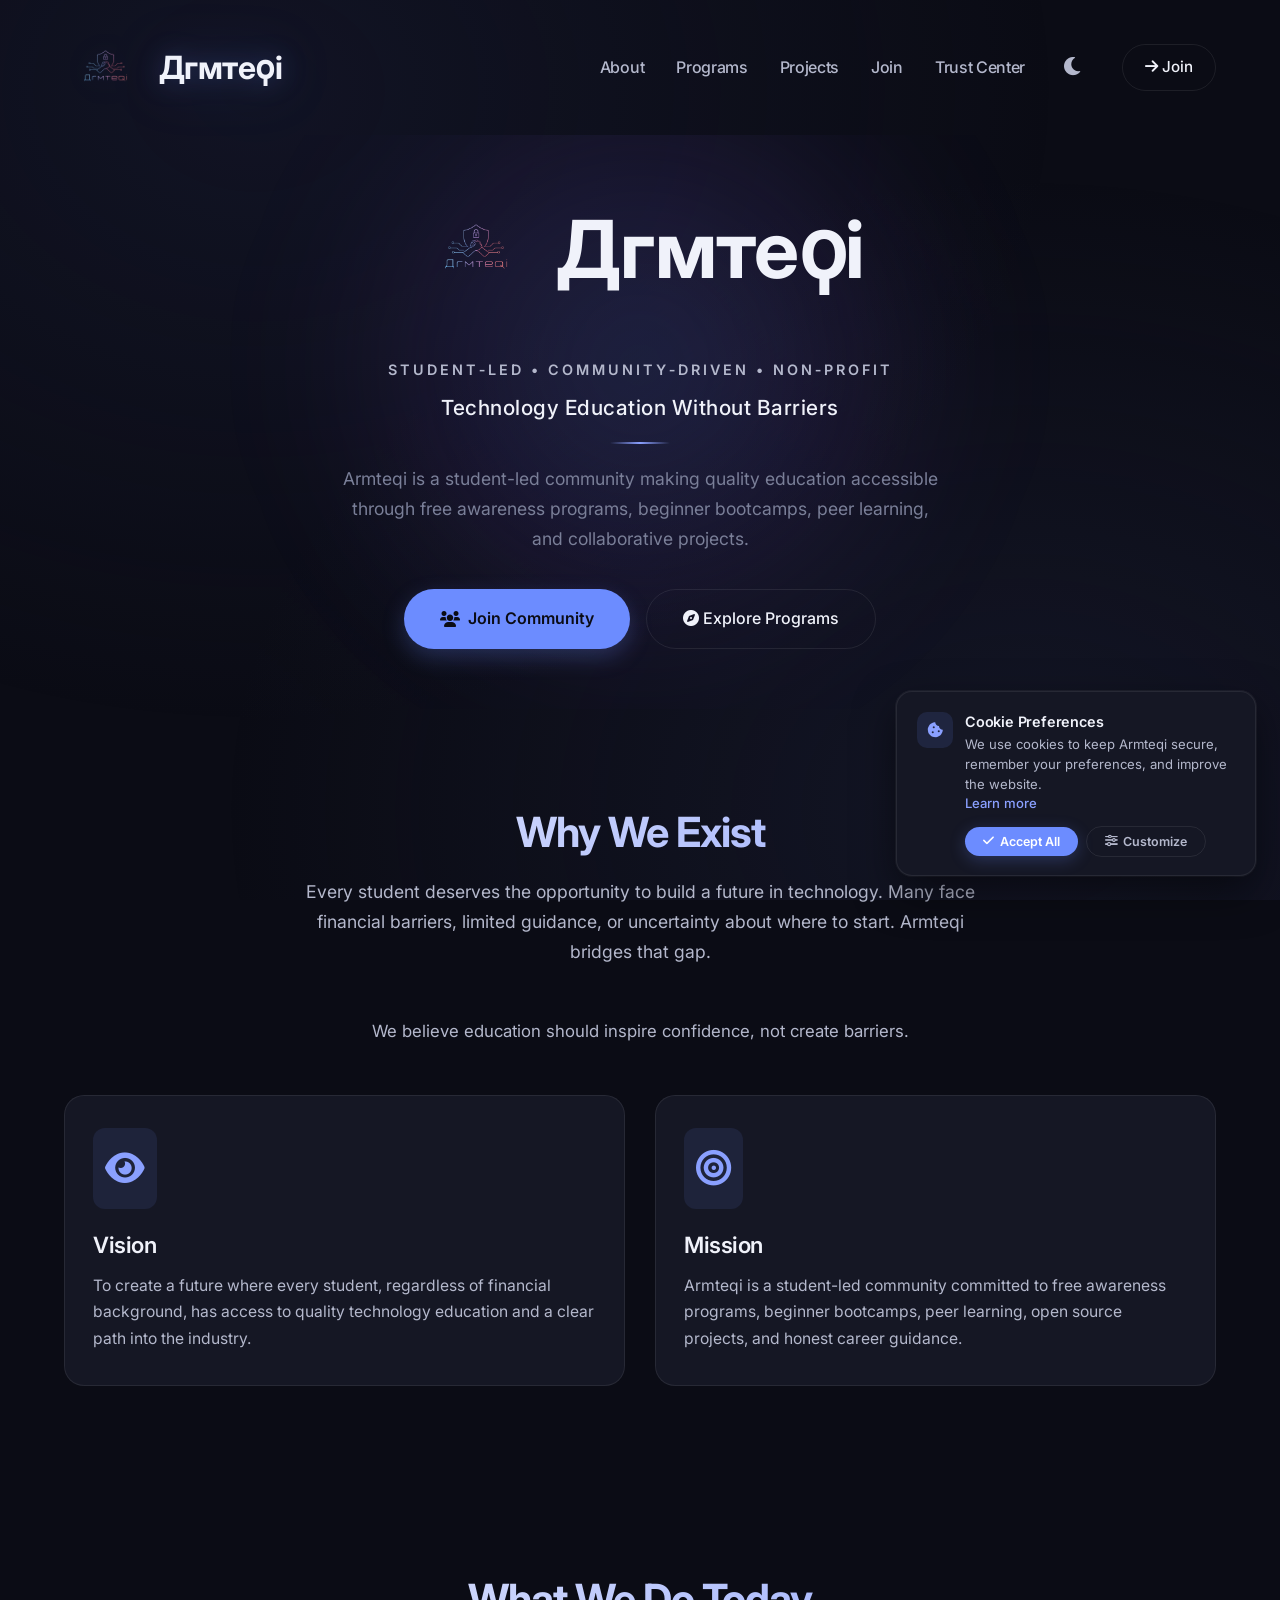
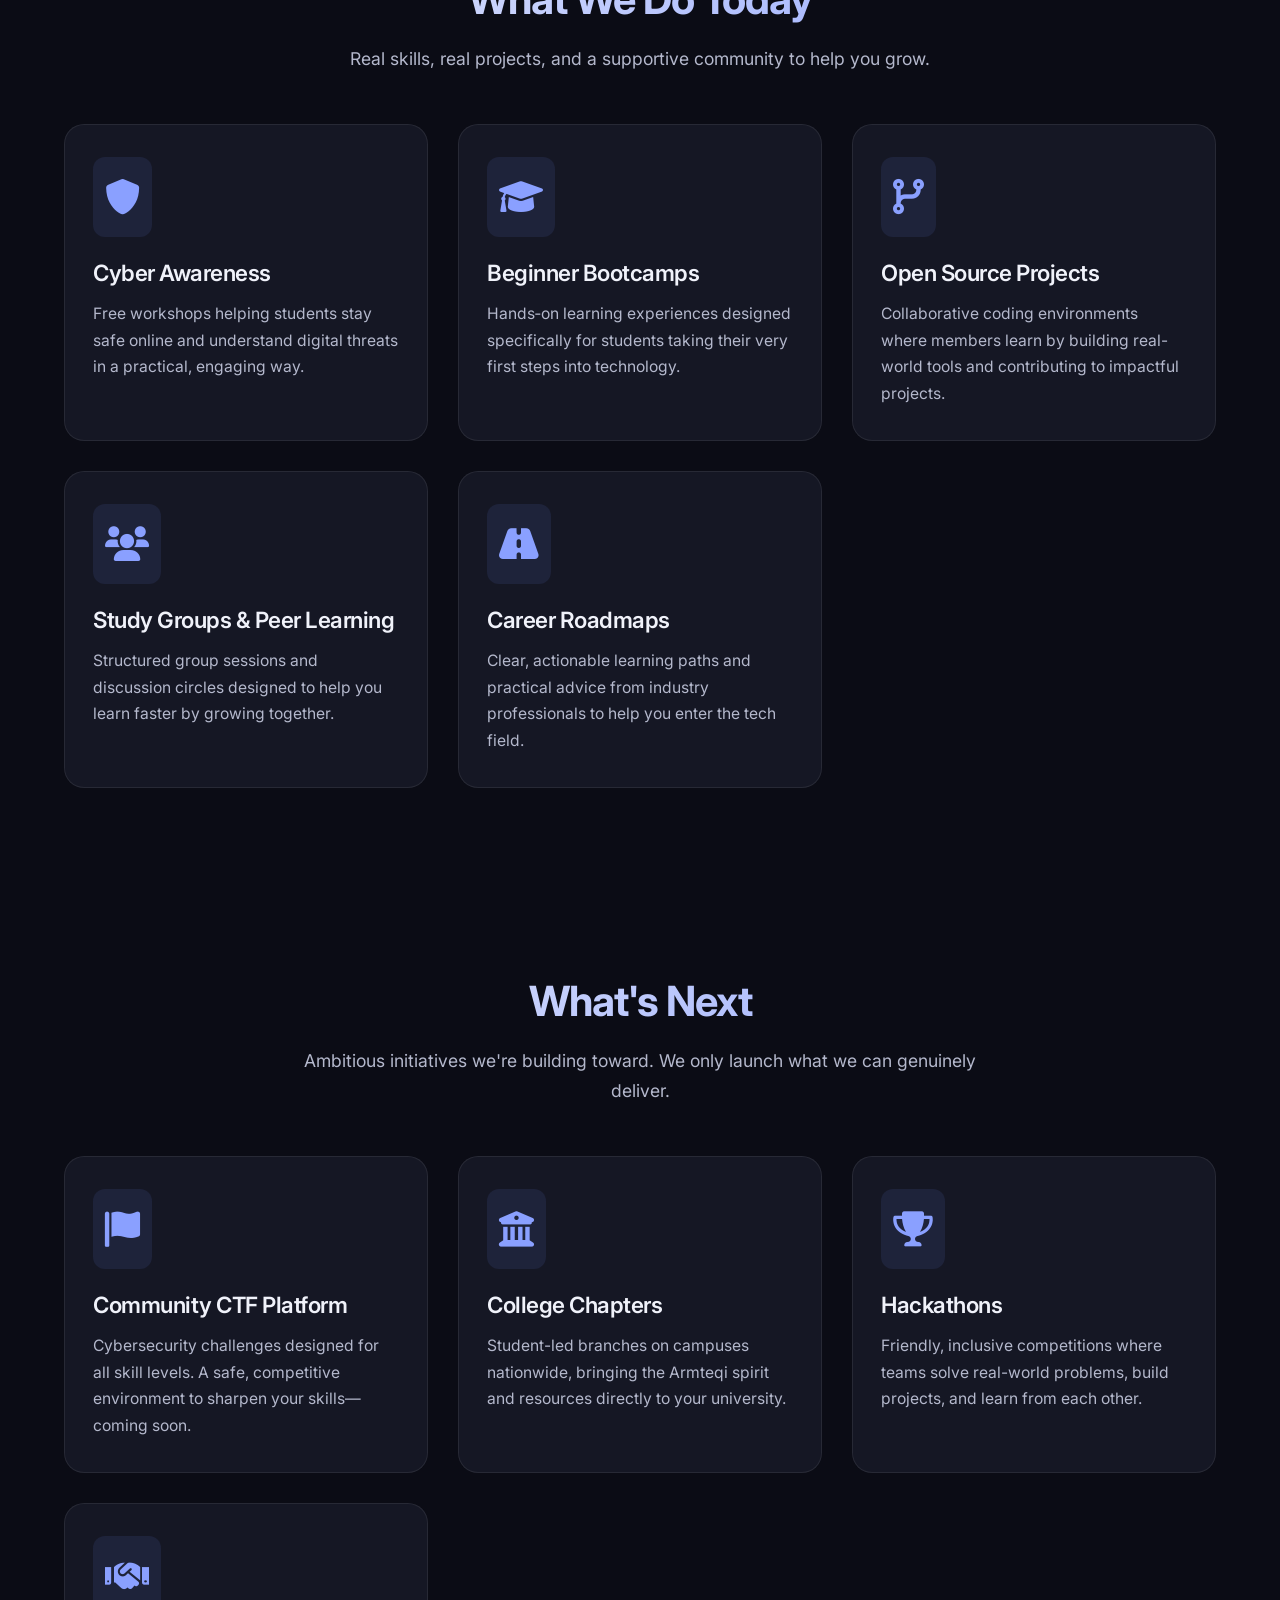
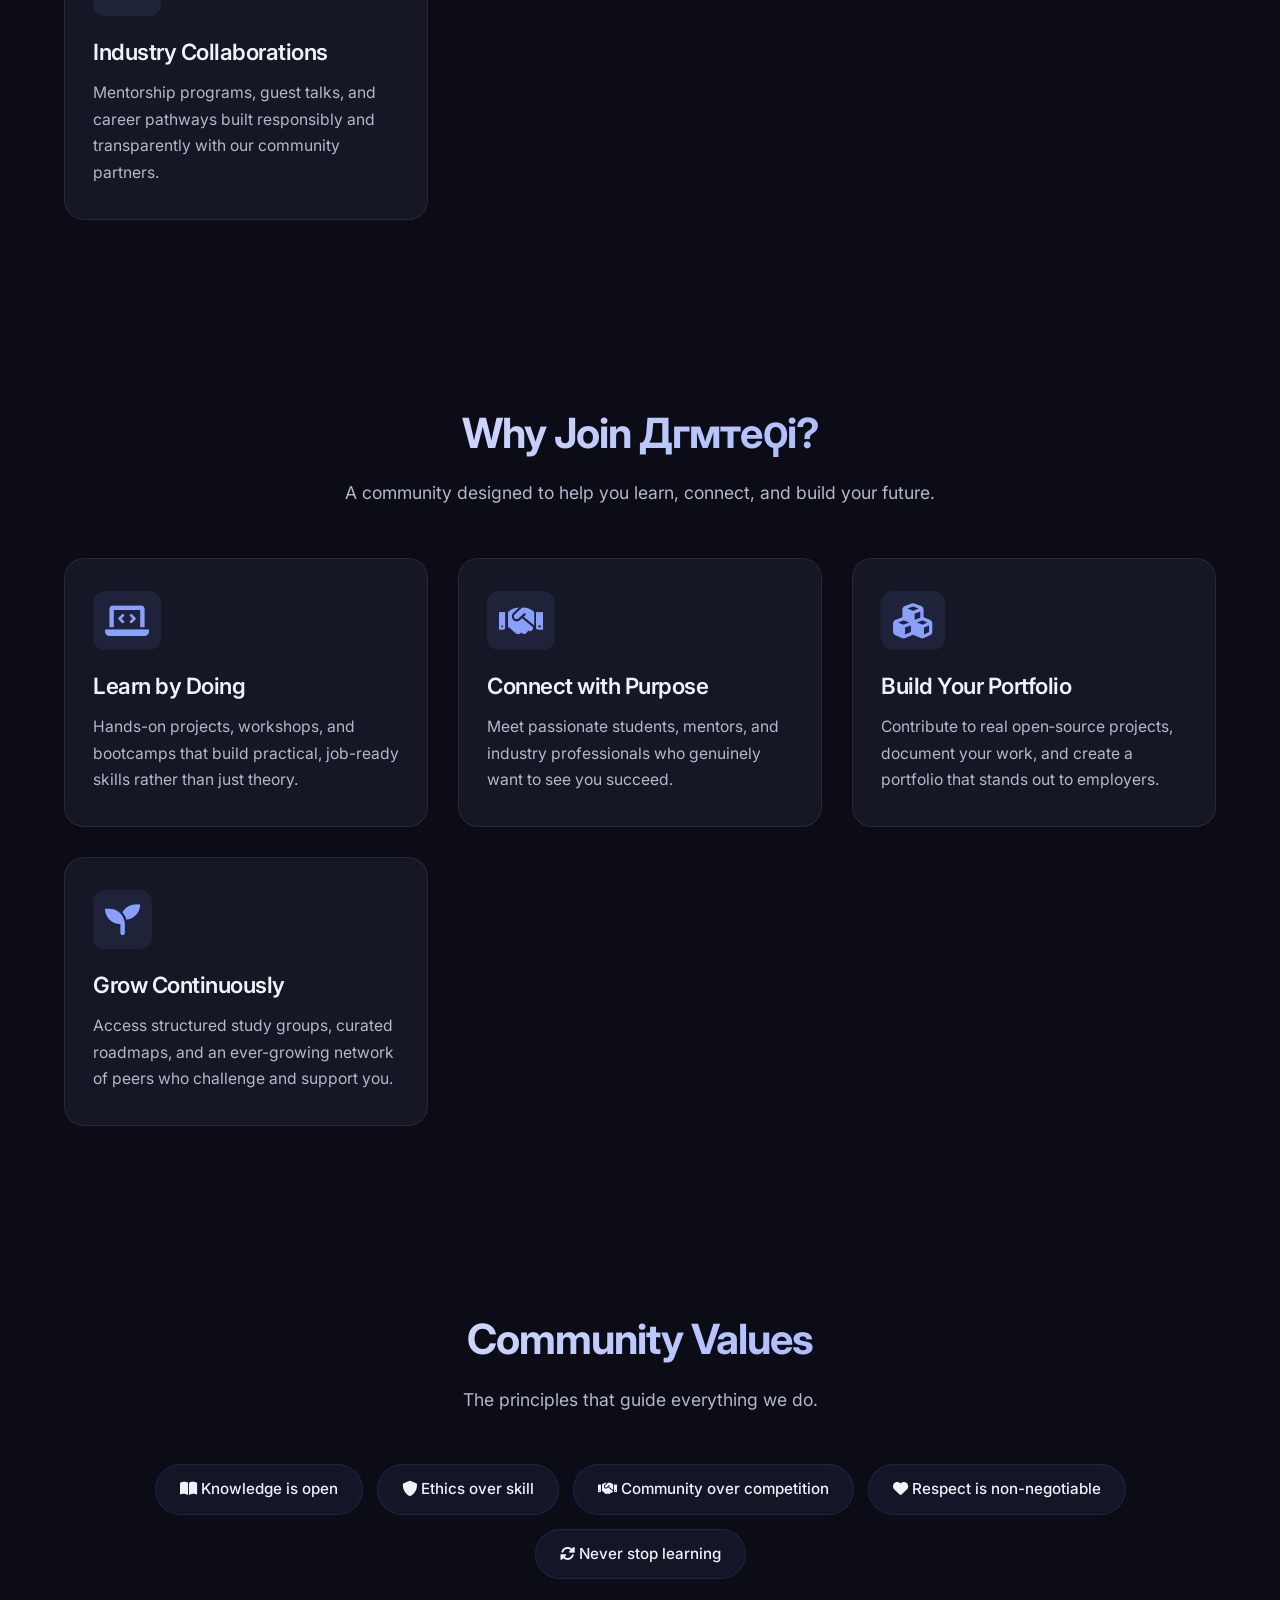
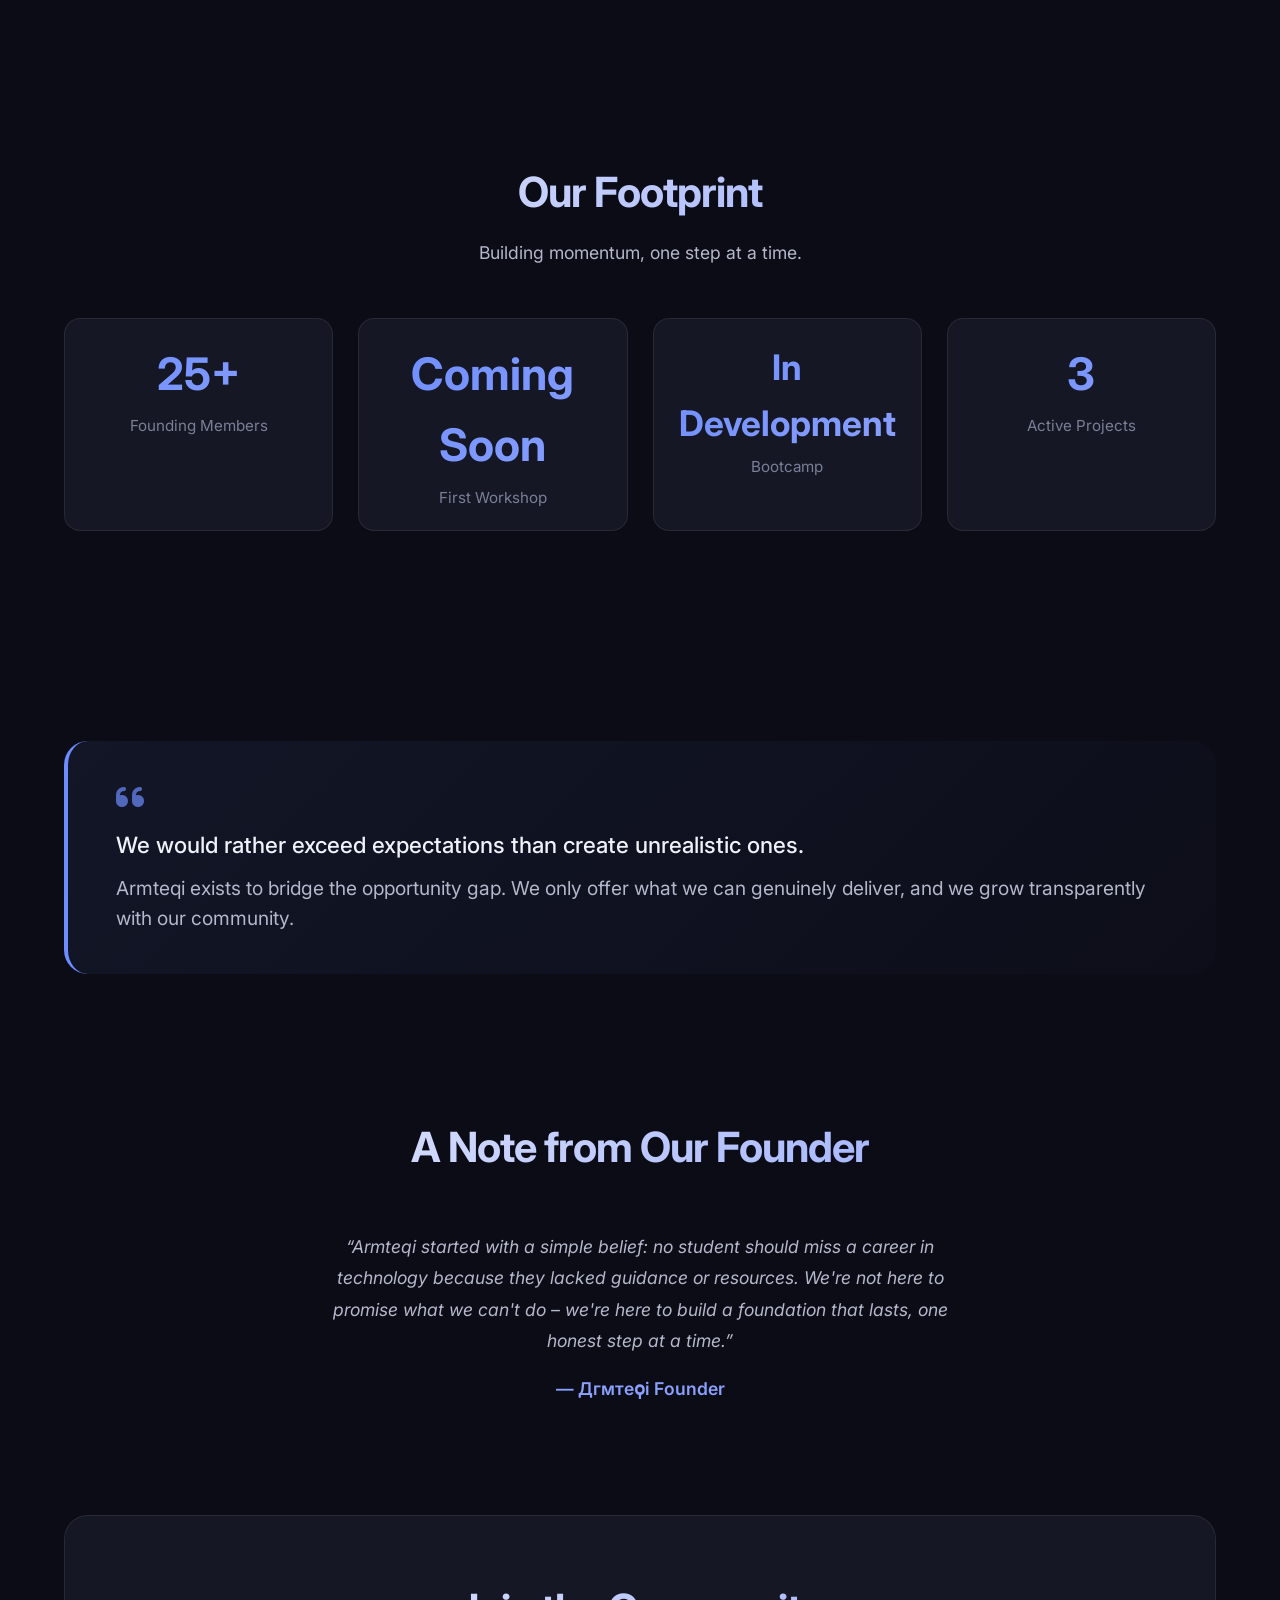
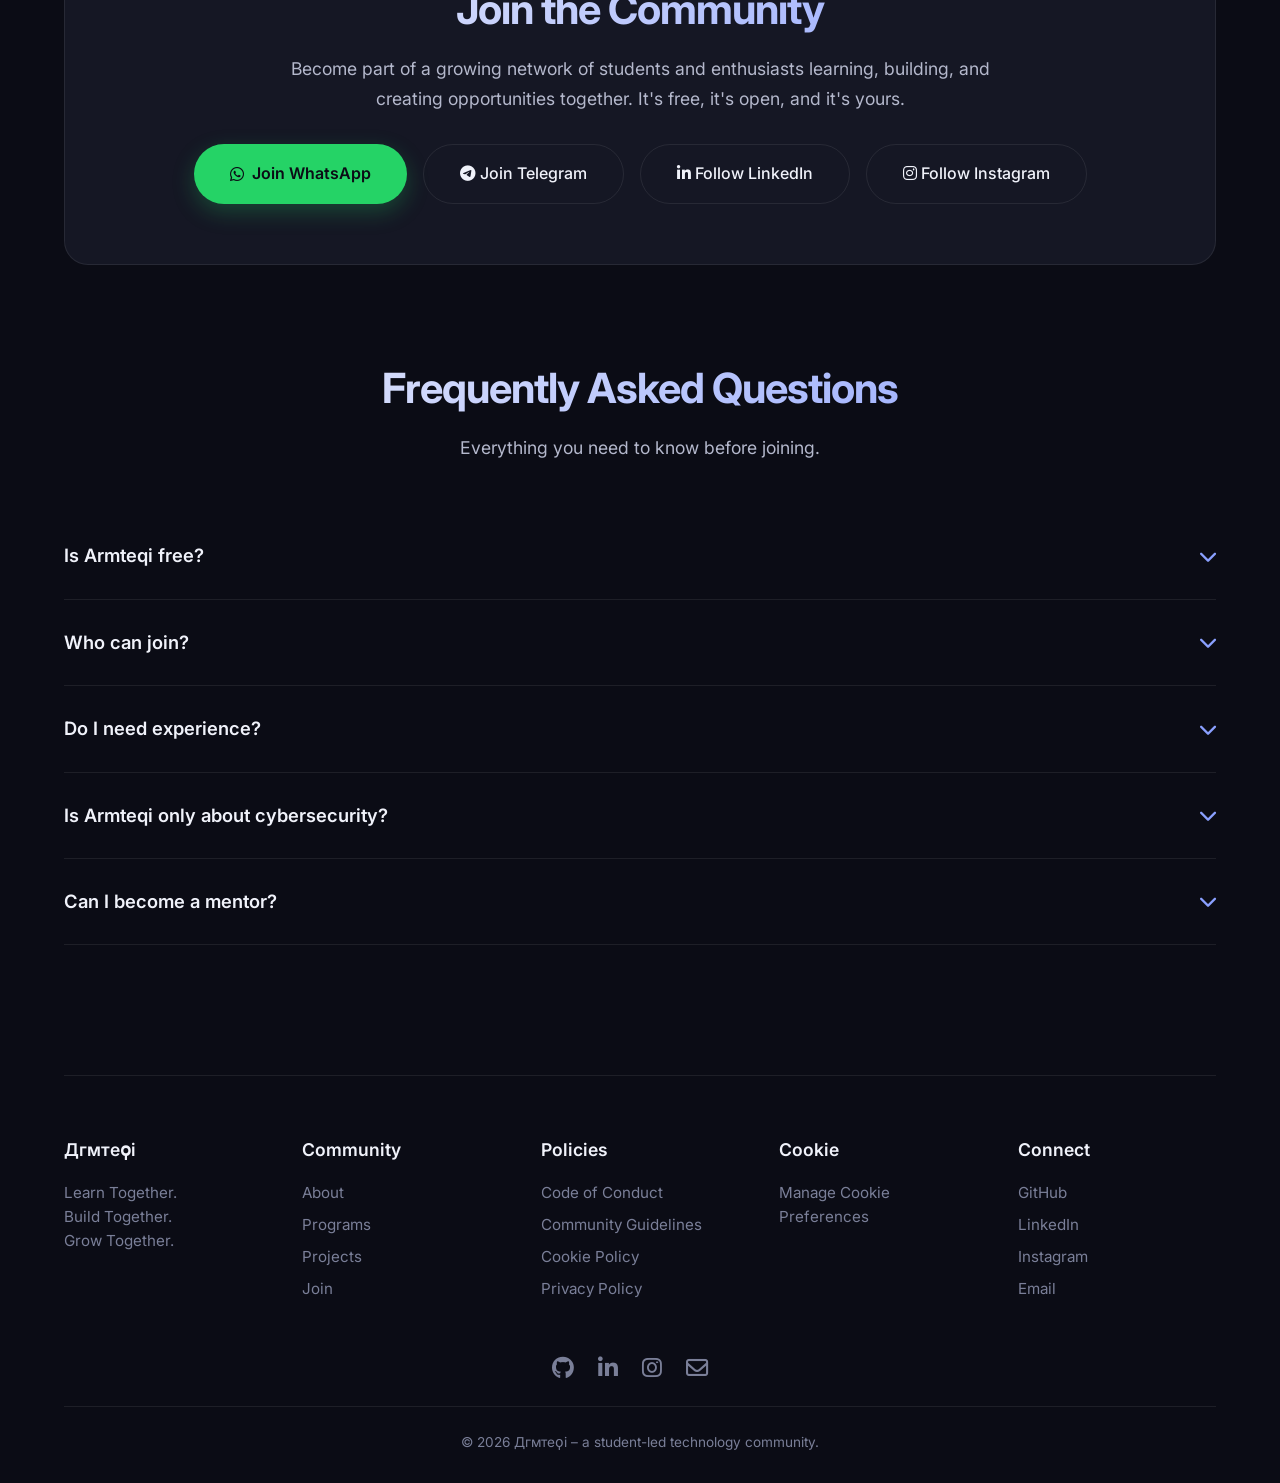
<file: index.html>
<!DOCTYPE html>
<html lang="en">
<head>
  <meta charset="UTF-8" />
  <meta name="viewport" content="width=device-width, initial-scale=1.0, viewport-fit=cover" />
  <title>Дгмтеϙі – Technology Education Without Barriers | Student‑Led Community</title>
  <meta name="description" content="Armteqi is a student-led technology community offering free cyber awareness sessions, beginner bootcamps, open source projects, and peer learning." />
  <link rel="preconnect" href="https://fonts.googleapis.com" />
  <link rel="preconnect" href="https://fonts.gstatic.com" crossorigin />
  <link href="https://fonts.googleapis.com/css2?family=Inter:opsz,wght@14..32,400;14..32,500;14..32,600;14..32,700&display=swap" rel="stylesheet" />
  <link rel="stylesheet" href="https://cdnjs.cloudflare.com/ajax/libs/font-awesome/6.0.0-beta3/css/all.min.css" />
  <link rel="stylesheet" href="assets/css/style.css" >
  <link rel="stylesheet" href="assets/css/cookie.css">
</head>
<body>
  
  <!-- ─── OVERLAY ─── -->
  <div class="cookie-overlay" id="cookieOverlay"></div>

  <!-- ─── PREFERENCES PANEL ─── -->
  <div class="cookie-panel" id="cookiePanel" role="dialog" aria-label="Cookie preferences">
    <div class="panel-header">
      <h3><i class="fas fa-sliders" style="color:var(--cookie-accent-soft);margin-right:8px;"></i>Cookie Preferences</h3>
      <button class="close-btn" id="panelCloseBtn" aria-label="Close preferences">
        <i class="fas fa-times"></i>
      </button>
    </div>
    <div class="panel-desc">
      Choose which cookies you allow. Essential cookies are always enabled to keep the site working properly.
    </div>
    <div id="prefsList"></div>
    <div class="panel-actions">
      <button class="btn btn-danger" id="panelRejectOptionalBtn">
        <i class="fas fa-times"></i> Reject Optional
      </button>
      <button class="btn btn-primary" id="panelSaveBtn">
        <i class="fas fa-save"></i> Save Preferences
      </button>
      <button class="btn btn-ghost" id="panelAcceptAllBtn">
        <i class="fas fa-check"></i> Accept All
      </button>
    </div>
  </div>

  <div class="container">
    <nav class="nav" aria-label="Main navigation">
      <a href="index.html" class="logo" aria-label="Armteqi Home">
        <img src="logos/final-logo.png" alt="Armteqi Icon" class="logo-icon">
        <span class="logo-text">Дгмтеϙі</span>
      </a>
      
      <div class="nav-links">
        <a href="blog.html">About</a>
        <a href="#today">Programs</a>
        <a href="#next">Projects</a>
        <a href="#join">Join</a>
        <a href="https://armteqi.github.io/website/trust/index.html">Trust Center</a>
        <button class="theme-toggle" id="themeToggle" aria-label="Toggle dark/light mode">
          <i class="fas fa-moon"></i>
        </button>
        <a href="#join" class="btn-outline-sm"><i class="fas fa-arrow-right"></i> Join</a>
      </div>
    </nav>

    <main id="main-content">
      <section class="hero">
        <div class="hero-logo-wrapper">
          <div class="hero-logo-container">
            <img src="logos/final-logo.png" alt="Armteqi Icon" class="hero-logo-icon">
            <span class="hero-logo-text">Дгмтеϙі</span>
          </div>
        </div>

        <div class="hero-tagline">Student‑Led • Community‑Driven • Non‑Profit</div>
        
        <div class="hero-subtitle">Technology Education Without Barriers</div>
        
        <p class="subhead">Armteqi is a student-led community making quality education accessible through free awareness programs, beginner bootcamps, peer learning, and collaborative projects.</p>
        
        <div class="btn-group">
          <a href="#join" class="btn-primary"><i class="fas fa-users"></i> Join Community</a>
          <a href="#today" class="btn-secondary"><i class="fas fa-compass"></i> Explore Programs</a>
        </div>
      </section>

      <section id="about">
        <div class="section-header">
          <h2 class="section-title">Why We Exist</h2>
          <p class="section-subtitle">Every student deserves the opportunity to build a future in technology. Many face financial barriers, limited guidance, or uncertainty about where to start. Armteqi bridges that gap.</p>
        </div>
        <p style="color: var(--text-secondary); max-width: 700px; margin: 0 auto; text-align: center; font-size: 1.05rem; line-height: 1.7;">We believe education should inspire confidence, not create barriers.</p>

        <div class="grid-2" style="margin-top: 50px;">
          <div class="card">
            <div class="card-icon"><i class="fas fa-eye"></i></div>
            <h3>Vision</h3>
            <p>To create a future where every student, regardless of financial background, has access to quality technology education and a clear path into the industry.</p>
          </div>
          <div class="card">
            <div class="card-icon"><i class="fas fa-bullseye"></i></div>
            <h3>Mission</h3>
            <p>Armteqi is a student-led community committed to free awareness programs, beginner bootcamps, peer learning, open source projects, and honest career guidance.</p>
          </div>
        </div>
      </section>

      <section id="today">
        <div class="section-header">
          <h2 class="section-title">What We Do Today</h2>
          <p class="section-subtitle">Real skills, real projects, and a supportive community to help you grow.</p>
        </div>
        <div class="grid-2">
          <div class="card"><div class="card-icon"><i class="fas fa-shield-alt"></i></div><h3>Cyber Awareness</h3><p>Free workshops helping students stay safe online and understand digital threats in a practical, engaging way.</p></div>
          <div class="card"><div class="card-icon"><i class="fas fa-graduation-cap"></i></div><h3>Beginner Bootcamps</h3><p>Hands‑on learning experiences designed specifically for students taking their very first steps into technology.</p></div>
          <div class="card"><div class="card-icon"><i class="fas fa-code-branch"></i></div><h3>Open Source Projects</h3><p>Collaborative coding environments where members learn by building real-world tools and contributing to impactful projects.</p></div>
          <div class="card"><div class="card-icon"><i class="fas fa-users"></i></div><h3>Study Groups & Peer Learning</h3><p>Structured group sessions and discussion circles designed to help you learn faster by growing together.</p></div>
          <div class="card"><div class="card-icon"><i class="fas fa-road"></i></div><h3>Career Roadmaps</h3><p>Clear, actionable learning paths and practical advice from industry professionals to help you enter the tech field.</p></div>
        </div>
      </section>
      
      <section id="next">
        <div class="section-header">
          <h2 class="section-title">What's Next</h2>
          <p class="section-subtitle">Ambitious initiatives we're building toward. We only launch what we can genuinely deliver.</p>
        </div>
        <div class="grid-2">
          <div class="card"><div class="card-icon"><i class="fas fa-flag"></i></div><h3>Community CTF Platform</h3><p>Cybersecurity challenges designed for all skill levels. A safe, competitive environment to sharpen your skills—coming soon.</p></div>
          <div class="card"><div class="card-icon"><i class="fas fa-university"></i></div><h3>College Chapters</h3><p>Student-led branches on campuses nationwide, bringing the Armteqi spirit and resources directly to your university.</p></div>
          <div class="card"><div class="card-icon"><i class="fas fa-trophy"></i></div><h3>Hackathons</h3><p>Friendly, inclusive competitions where teams solve real-world problems, build projects, and learn from each other.</p></div>
          <div class="card"><div class="card-icon"><i class="fas fa-handshake"></i></div><h3>Industry Collaborations</h3><p>Mentorship programs, guest talks, and career pathways built responsibly and transparently with our community partners.</p></div>
        </div>
      </section>

      <section>
        <div class="section-header">
          <h2 class="section-title">Why Join Дгмтеϙі?</h2>
          <p class="section-subtitle">A community designed to help you learn, connect, and build your future.</p>
        </div>
        <div class="grid-2">
          <div class="card"><i class="fas fa-laptop-code card-icon"></i><h3>Learn by Doing</h3><p>Hands-on projects, workshops, and bootcamps that build practical, job-ready skills rather than just theory.</p></div>
          <div class="card"><i class="fas fa-handshake card-icon"></i><h3>Connect with Purpose</h3><p>Meet passionate students, mentors, and industry professionals who genuinely want to see you succeed.</p></div>
          <div class="card"><i class="fas fa-cubes card-icon"></i><h3>Build Your Portfolio</h3><p>Contribute to real open‑source projects, document your work, and create a portfolio that stands out to employers.</p></div>
          <div class="card"><i class="fas fa-seedling card-icon"></i><h3>Grow Continuously</h3><p>Access structured study groups, curated roadmaps, and an ever-growing network of peers who challenge and support you.</p></div>
        </div>
      </section>

      <section>
        <div class="section-header">
          <h2 class="section-title">Community Values</h2>
          <p class="section-subtitle">The principles that guide everything we do.</p>
        </div>
        <div class="values-list">
          <span class="value-badge"><i class="fas fa-book-open"></i> Knowledge is open</span>
          <span class="value-badge"><i class="fas fa-shield-alt"></i> Ethics over skill</span>
          <span class="value-badge"><i class="fas fa-handshake"></i> Community over competition</span>
          <span class="value-badge"><i class="fas fa-heart"></i> Respect is non-negotiable</span>
          <span class="value-badge"><i class="fas fa-sync-alt"></i> Never stop learning</span>
        </div>
      </section>

      <section id="impact">
        <div class="section-header">
          <h2 class="section-title">Our Footprint</h2>
          <p class="section-subtitle">Building momentum, one step at a time.</p>
        </div>
        <div class="impact-grid">
          <div class="impact-stat"><h4>25+</h4><p>Founding Members</p></div>
          <div class="impact-stat"><h4>Coming Soon</h4><p>First Workshop</p></div>
          <div class="impact-stat"><h3>In Development</h3><p>Bootcamp</p></div>
          <div class="impact-stat"><h4>3</h4><p>Active Projects</p></div>
        </div>
      </section>

      <section>
        <div class="promise-block">
          <i class="fas fa-quote-left" style="font-size: 2rem; color: var(--accent); opacity: 0.7; margin-bottom: 16px; display: block;"></i>
          <p style="font-size: 1.4rem; font-weight: 500; margin-bottom: 10px; line-height: 1.4;">We would rather exceed expectations than create unrealistic ones.</p>
          <p style="color: var(--text-secondary);">Armteqi exists to bridge the opportunity gap. We only offer what we can genuinely deliver, and we grow transparently with our community.</p>
        </div>
      </section>

      <section style="padding-top: 20px;">
        <div class="section-header">
          <h2 class="section-title">A Note from Our Founder</h2>
        </div>
        <div style="max-width: 700px; margin: 0 auto; color: var(--text-secondary); font-style: italic; font-size: 1.1rem; line-height: 1.8; text-align: center; padding: 0 20px;">
          <p>“Armteqi started with a simple belief: no student should miss a career in technology because they lacked guidance or resources. We're not here to promise what we can't do – we're here to build a foundation that lasts, one honest step at a time.”</p>
          <p style="margin-top: 16px; font-style: normal; font-weight: 600; color: var(--accent-soft);">— Дгмтеϙі Founder</p>
        </div>
      </section>

      <section id="join" style="background: var(--bg-surface); border-radius: 24px; padding: 60px 40px; margin-top: 20px; border: 1px solid var(--border-subtle);">
        <div class="section-header" style="margin-bottom: 30px;">
          <h2 class="section-title" style="margin-top:0;">Join the Community</h2>
          <p class="section-subtitle">Become part of a growing network of students and enthusiasts learning, building, and creating opportunities together. It's free, it's open, and it's yours.</p>
        </div>
        <div style="display: flex; flex-wrap: wrap; gap: 16px; justify-content: center;">
          <a href="https://chat.whatsapp.com/LMZW8ts0gYGBKod3aD4wgj" class="btn-primary" style="background:#25D366; box-shadow:0 8px 22px rgba(37, 211, 102, 0.25);"><i class="fab fa-whatsapp"></i> Join WhatsApp</a>
          <a href="#" class="btn-secondary"><i class="fab fa-telegram-plane"></i> Join Telegram</a>
          <a href="#" class="btn-secondary"><i class="fab fa-linkedin-in"></i> Follow LinkedIn</a>
          <a href="#" class="btn-secondary"><i class="fab fa-instagram"></i> Follow Instagram</a>
        </div>
      </section>

      <section id="faq">
        <div class="section-header">
          <h2 class="section-title">Frequently Asked Questions</h2>
          <p class="section-subtitle">Everything you need to know before joining.</p>
        </div>
        <div class="faq-item">
          <div class="faq-question">Is Armteqi free? <i class="fas fa-chevron-down"></i></div>
          <div class="faq-answer">Yes, all current activities are completely free. Any future paid programs would be introduced transparently and only to sustain the community.</div>
        </div>
        <div class="faq-item">
          <div class="faq-question">Who can join? <i class="fas fa-chevron-down"></i></div>
          <div class="faq-answer">Anyone interested in learning technology – no prerequisites, no restrictions, no prior experience needed.</div>
        </div>
        <div class="faq-item">
          <div class="faq-question">Do I need experience? <i class="fas fa-chevron-down"></i></div>
          <div class="faq-answer">Not at all. Beginners are at the heart of our community. We built this exactly for you.</div>
        </div>
        <div class="faq-item">
          <div class="faq-question">Is Armteqi only about cybersecurity? <i class="fas fa-chevron-down"></i></div>
          <div class="faq-answer">Cybersecurity is a core focus, but we embrace all technology disciplines – from software development and cloud computing to AI and beyond.</div>
        </div>
        <div class="faq-item">
          <div class="faq-question">Can I become a mentor? <i class="fas fa-chevron-down"></i></div>
          <div class="faq-answer">We welcome active members to support their peers. Formal mentorship programs will be introduced once we have the capacity to do it well.</div>
        </div>
      </section>
    </main>

    <footer>
      <div class="footer-grid">
        <div><h4>Дгмтеϙі</h4><p style="color: var(--text-muted); font-size:0.95rem; line-height:1.6;">Learn Together.<br>Build Together.<br>Grow Together.</p></div>
        <div><h4>Community</h4><a href="https://armteqi.github.io/website/blog.html">About</a><a href="#today">Programs</a><a href="#next">Projects</a><a href="#join">Join</a></div>
        <div><h4>Policies</h4><a href="https://armteqi.github.io/website/trust/code-of-conduct.html">Code of Conduct</a><a href="https://armteqi.github.io/website/trust/community-guidelines.html">Community Guidelines</a><a href="https://armteqi.github.io/website/trust/cookie-policy.html">Cookie Policy</a><a href="https://armteqi.github.io/website/trust/privacy-policy.html">Privacy Policy</a></div>
        <div>
         <h4>Cookie</h4>
         <a href="#" class="cookie-manage-link">Manage Cookie Preferences</a>
        </div>    
        <div><h4>Connect</h4><a href="#">GitHub</a><a href="#">LinkedIn</a><a href="#">Instagram</a><a href="mailto:armteqi.community@gmail.com">Email</a></div>
      </div>
      <div class="social-icons" style="margin: 30px 0 20px; text-align: center;">
        <a href="#" aria-label="GitHub"><i class="fab fa-github"></i></a>
        <a href="#" aria-label="LinkedIn"><i class="fab fa-linkedin-in"></i></a>
        <a href="#" aria-label="Instagram"><i class="fab fa-instagram"></i></a>
        <a href="mailto:hello@armteqi.org" aria-label="Email"><i class="far fa-envelope"></i></a>
      </div>
      <div style="color: var(--text-muted); font-size:0.85rem; text-align:center; border-top: 1px solid var(--border-subtle); padding-top: 25px;">
        © 2026 Дгмтеϙі – a student-led technology community.
      </div>
    </footer>
  </div>
<script src="assets/css/js/main.js"></script>
<!-- ─── COOKIE BANNER ─── -->
<div class="cookie-banner" id="cookieBanner" role="dialog" aria-label="Cookie consent">
  <div class="banner-row">
    <div class="icon-wrap">
      <i class="fas fa-cookie-bite"></i>
    </div>
    <div class="content">
      <div class="title">Cookie Preferences</div>
      <div class="desc">
        We use cookies to keep Armteqi secure, remember your preferences, and improve the website.
        <br />
        <a href="trust/privacy-policy.html">Learn more</a>      </div>
      <div class="actions">
        <button class="btn btn-primary" id="cookieAcceptBtn">
          <i class="fas fa-check"></i> Accept All
        </button>
        <button class="btn btn-ghost" id="cookieCustomizeBtn">
          <i class="fas fa-sliders"></i> Customize
        </button>
      </div>
    </div>
  </div>
</div>
<script src="./assets/css/js/cookie.js" defer></script>
</body>
</html>
</file>
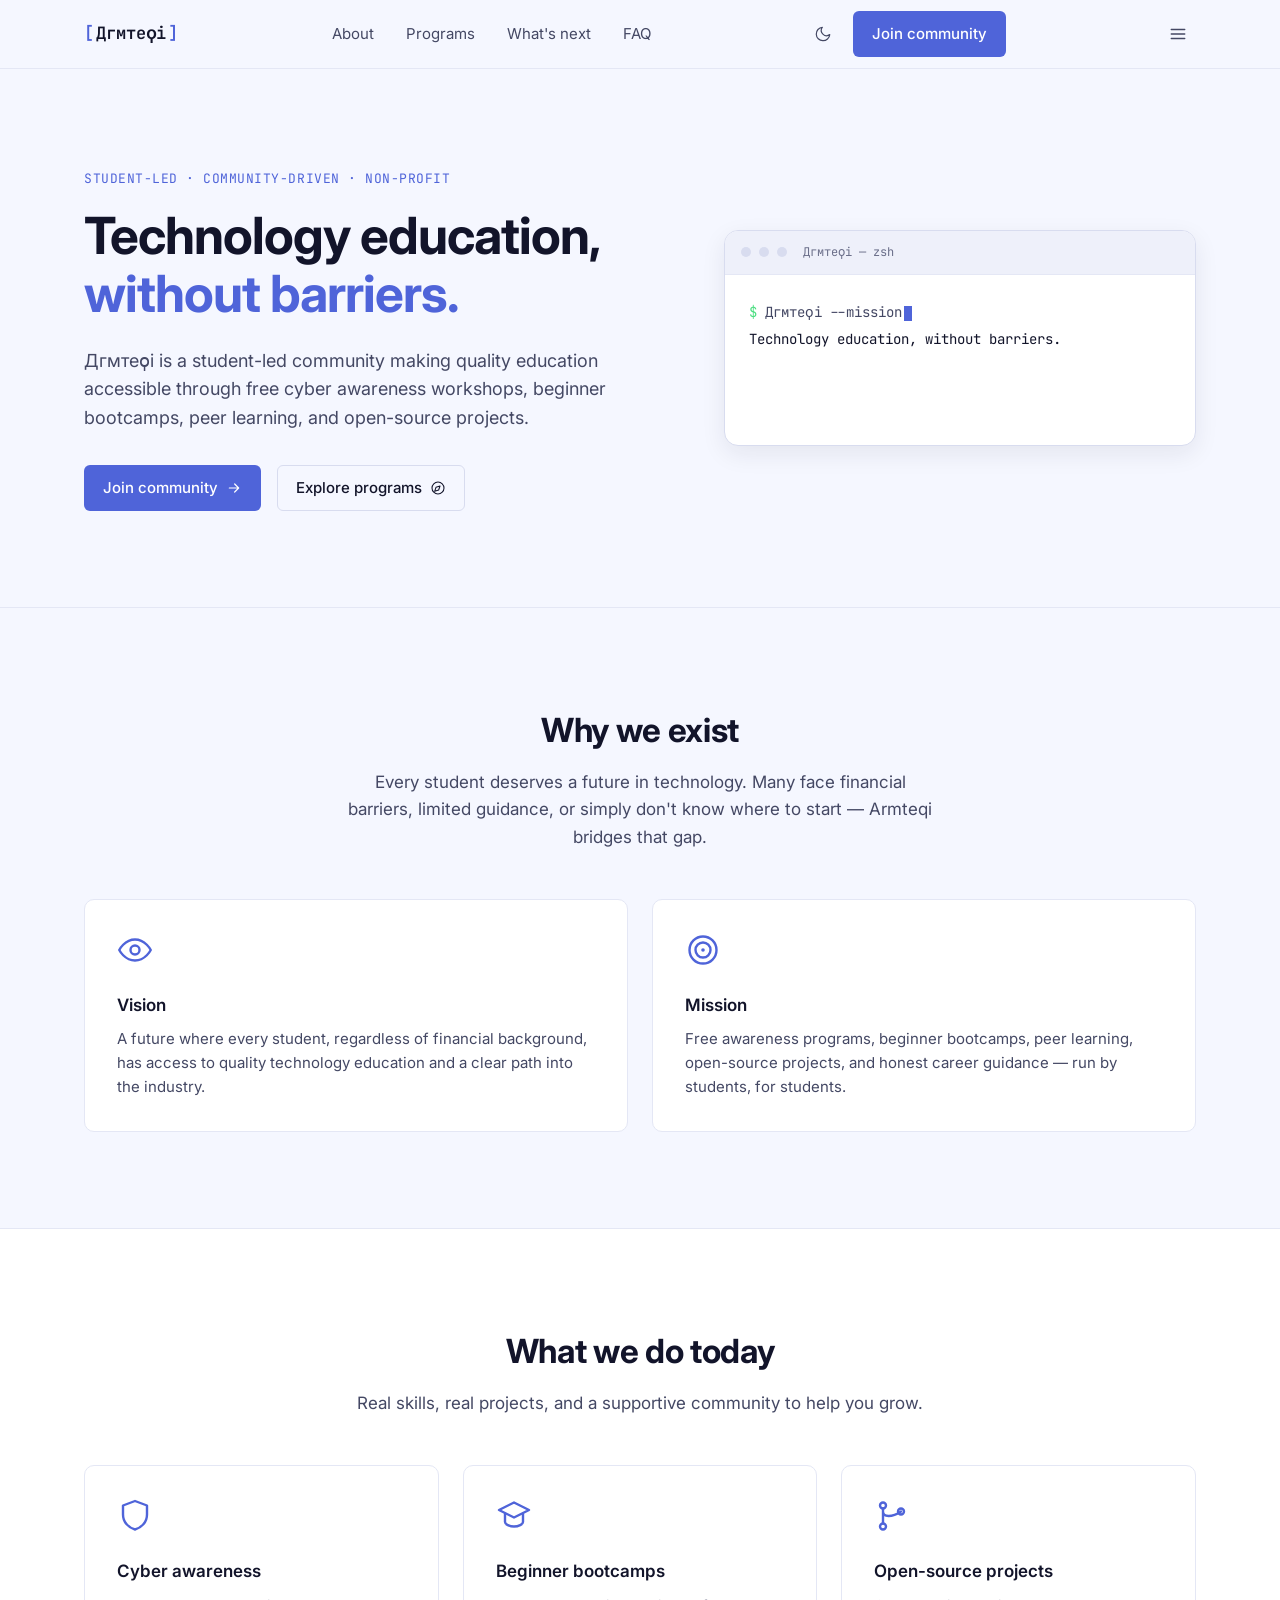
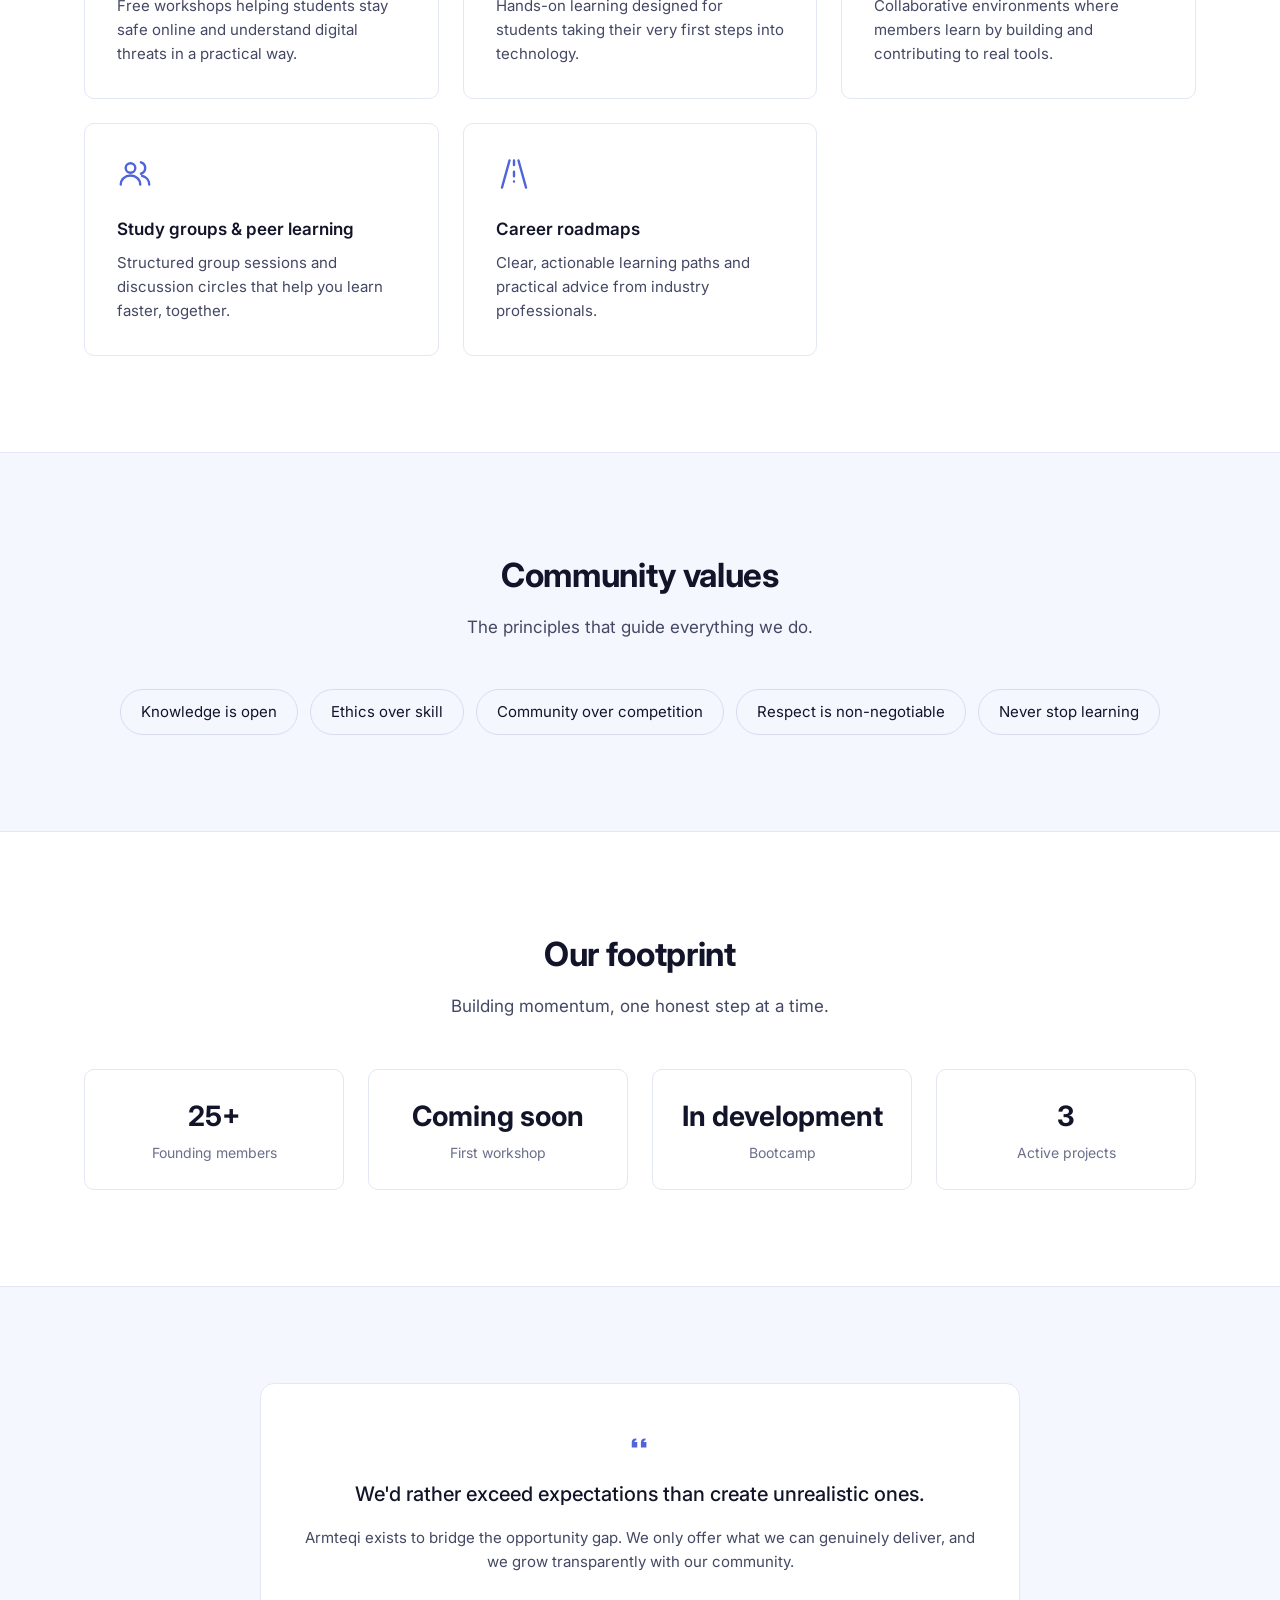
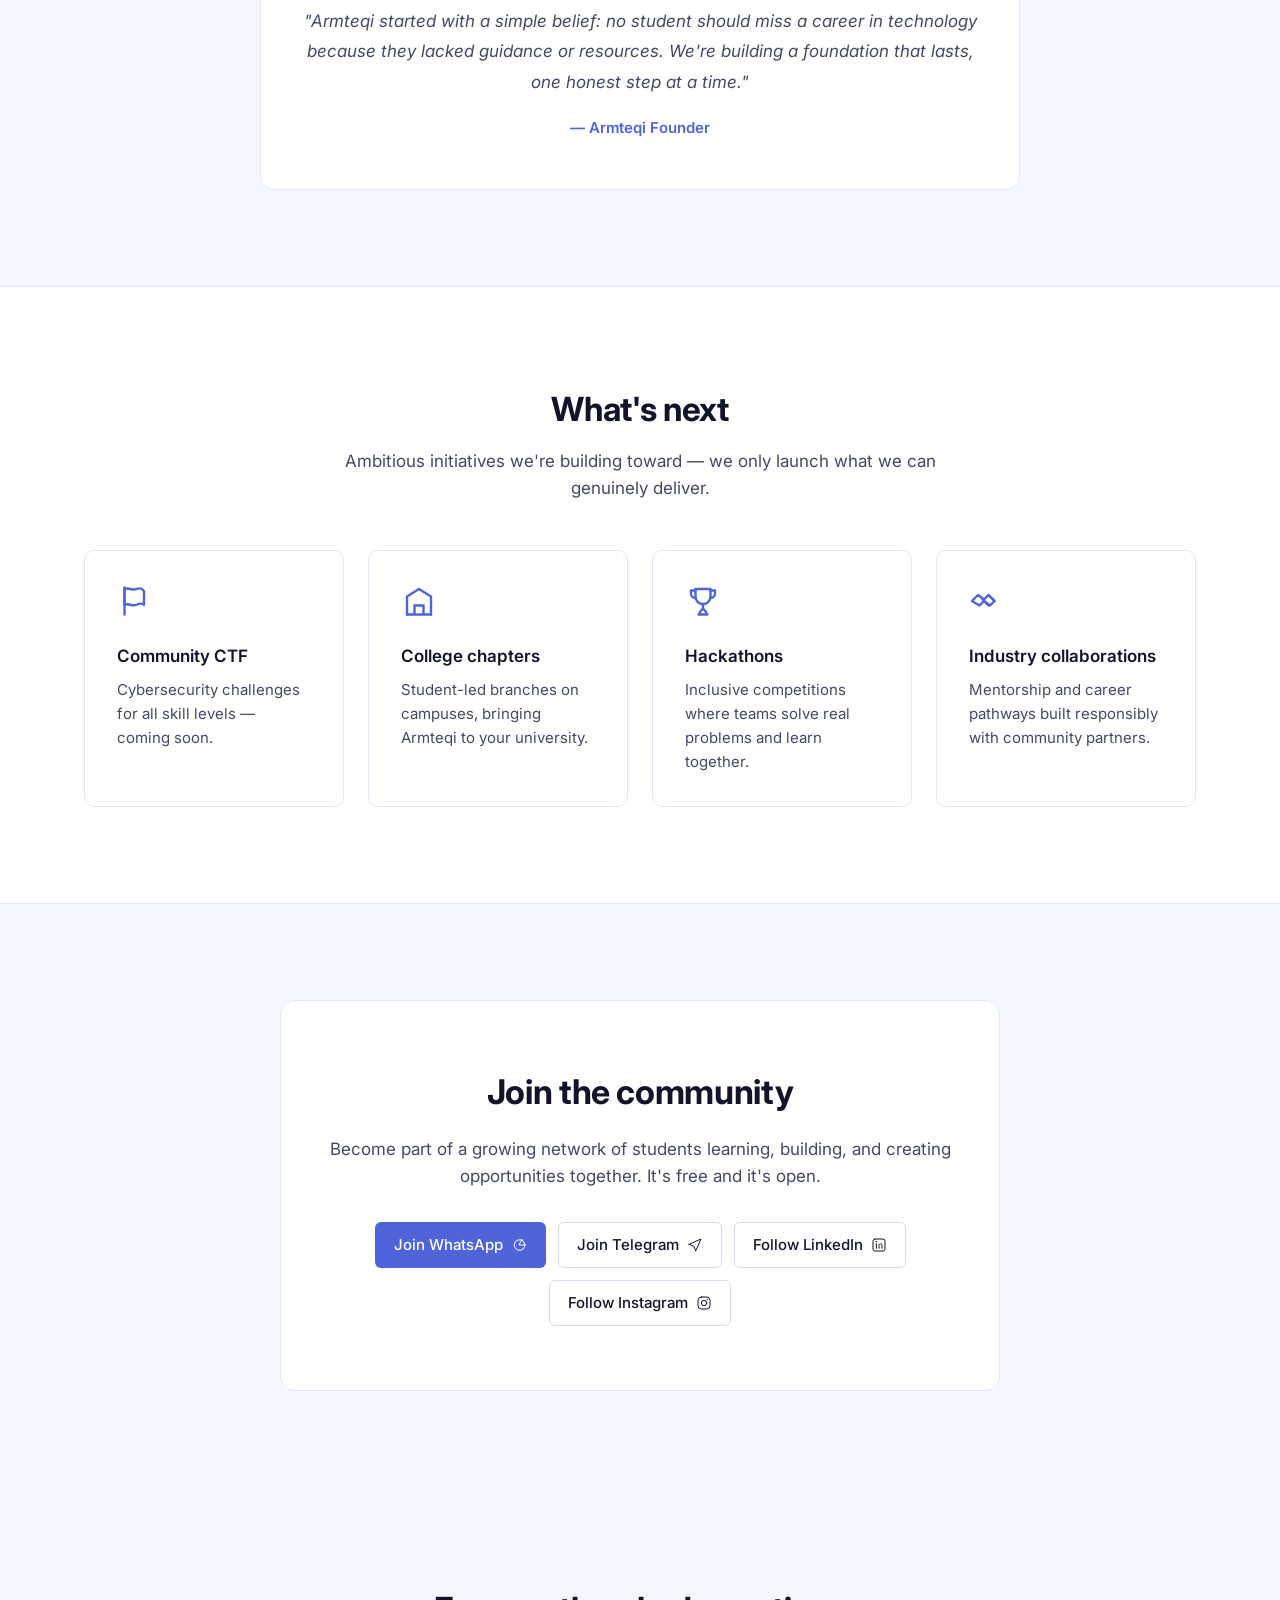
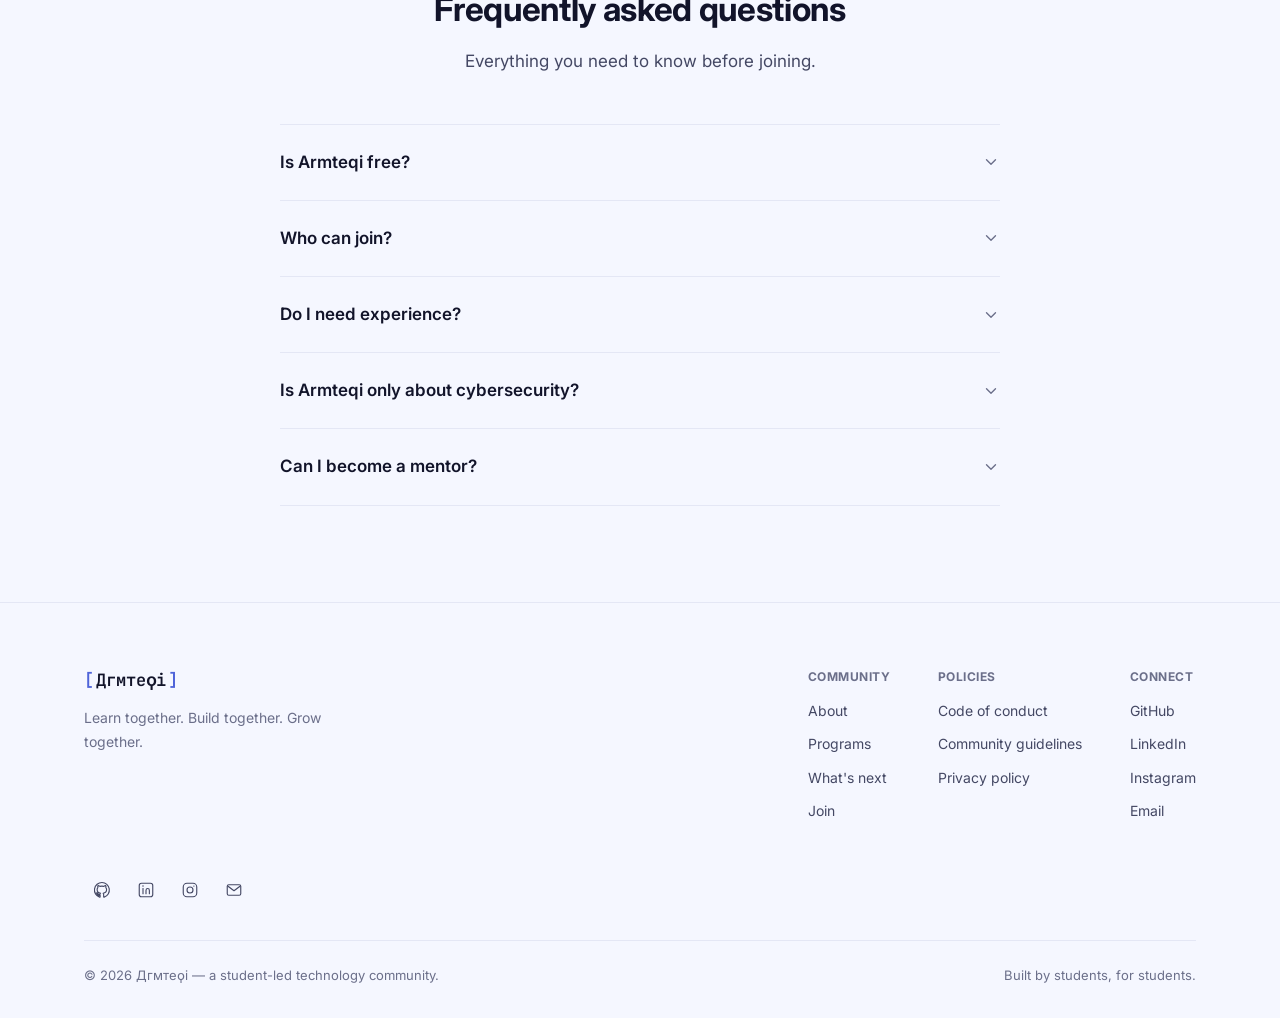
<file: armteqi webpage/index.html>
<!DOCTYPE html>
<html lang="en">
<head>
<meta charset="UTF-8">
<meta name="viewport" content="width=device-width, initial-scale=1.0">
<title>Armteqi — Student-led Technology &amp; Cybersecurity Education</title>
<meta property="og:image">
<meta property="og:url">
<meta property="og:site_name">
<meta name="description" content="Armteqi is a student-led, non-profit community offering free cyber awareness workshops, beginner bootcamps, open-source projects, and peer learning — technology education without barriers.">
<meta name="theme-color" content="#0b0c15">
<meta name="color-scheme" content="dark light">

<meta property="og:title" content="Armteqi — Technology Education Without Barriers">
<meta property="og:description" content="A student-led, non-profit community making quality technology and cybersecurity education accessible to everyone.">
<meta property="og:type" content="website">

<link rel="preconnect" href="https://fonts.googleapis.com">
<link rel="preconnect" href="https://fonts.gstatic.com" crossorigin>
<link href="https://fonts.googleapis.com/css2?family=Inter:wght@400;500;600;700&family=JetBrains+Mono:wght@400;500;600&display=swap" rel="stylesheet">
<link rel="stylesheet" href="/armteqi webpage/assets/css/style.css">
</head>
<body>

<!-- Icon sprite — one hidden copy of every icon used on the page,
     referenced everywhere else via <use>. Keeps markup DRY and the
     page free of a third-party icon-font dependency. -->
<svg width="0" height="0" style="position:absolute" aria-hidden="true">
  <defs>
    <symbol id="i-menu" viewBox="0 0 24 24"><line x1="3" y1="6" x2="21" y2="6" stroke="currentColor" stroke-width="1.8" stroke-linecap="round"/><line x1="3" y1="12" x2="21" y2="12" stroke="currentColor" stroke-width="1.8" stroke-linecap="round"/><line x1="3" y1="18" x2="21" y2="18" stroke="currentColor" stroke-width="1.8" stroke-linecap="round"/></symbol>
    <symbol id="i-close" viewBox="0 0 24 24"><line x1="5" y1="5" x2="19" y2="19" stroke="currentColor" stroke-width="1.8" stroke-linecap="round"/><line x1="19" y1="5" x2="5" y2="19" stroke="currentColor" stroke-width="1.8" stroke-linecap="round"/></symbol>
    <symbol id="i-sun" viewBox="0 0 24 24" fill="none" stroke="currentColor" stroke-width="1.6" stroke-linecap="round"><circle cx="12" cy="12" r="4"/><path d="M12 2v2M12 20v2M4.9 4.9l1.4 1.4M17.7 17.7l1.4 1.4M2 12h2M20 12h2M4.9 19.1l1.4-1.4M17.7 6.3l1.4-1.4"/></symbol>
    <symbol id="i-moon" viewBox="0 0 24 24" fill="none" stroke="currentColor" stroke-width="1.6" stroke-linecap="round" stroke-linejoin="round"><path d="M21 12.8A9 9 0 1 1 11.2 3a7 7 0 0 0 9.8 9.8Z"/></symbol>
    <symbol id="i-arrow-right" viewBox="0 0 24 24" fill="none" stroke="currentColor" stroke-width="1.8" stroke-linecap="round" stroke-linejoin="round"><path d="M5 12h14M13 6l6 6-6 6"/></symbol>
    <symbol id="i-compass" viewBox="0 0 24 24" fill="none" stroke="currentColor" stroke-width="1.6" stroke-linecap="round" stroke-linejoin="round"><circle cx="12" cy="12" r="9"/><path d="M15 9l-2 6-6 2 2-6 6-2Z"/></symbol>
    <symbol id="i-eye" viewBox="0 0 24 24" fill="none" stroke="currentColor" stroke-width="1.6" stroke-linecap="round" stroke-linejoin="round"><path d="M1.5 12S5 5 12 5s10.5 7 10.5 7-3.5 7-10.5 7S1.5 12 1.5 12Z"/><circle cx="12" cy="12" r="3"/></symbol>
    <symbol id="i-target" viewBox="0 0 24 24" fill="none" stroke="currentColor" stroke-width="1.6"><circle cx="12" cy="12" r="9"/><circle cx="12" cy="12" r="5"/><circle cx="12" cy="12" r="1.2" fill="currentColor" stroke="none"/></symbol>
    <symbol id="i-shield" viewBox="0 0 24 24" fill="none" stroke="currentColor" stroke-width="1.6" stroke-linecap="round" stroke-linejoin="round"><path d="M12 2 4 5v6c0 5 3.4 8.7 8 10 4.6-1.3 8-5 8-10V5l-8-3Z"/></symbol>
    <symbol id="i-cap" viewBox="0 0 24 24" fill="none" stroke="currentColor" stroke-width="1.6" stroke-linecap="round" stroke-linejoin="round"><path d="M12 3 2 8l10 5 10-5-10-5Z"/><path d="M6 10.5V16c0 1.5 3 3 6 3s6-1.5 6-3v-5.5"/></symbol>
    <symbol id="i-branch" viewBox="0 0 24 24" fill="none" stroke="currentColor" stroke-width="1.6" stroke-linecap="round" stroke-linejoin="round"><circle cx="6" cy="5" r="2"/><circle cx="6" cy="19" r="2"/><circle cx="18" cy="9" r="2"/><path d="M6 7v10M6 9c0 4 6 4 12 0V9"/></symbol>
    <symbol id="i-users" viewBox="0 0 24 24" fill="none" stroke="currentColor" stroke-width="1.6" stroke-linecap="round" stroke-linejoin="round"><circle cx="9" cy="8" r="3.2"/><path d="M2.5 19c0-3.4 2.9-6 6.5-6s6.5 2.6 6.5 6"/><path d="M16 4.2c1.6.5 2.8 2 2.8 3.8s-1.2 3.3-2.8 3.8M21.5 19c0-2.8-2-5.1-4.7-5.8"/></symbol>
    <symbol id="i-road" viewBox="0 0 24 24" fill="none" stroke="currentColor" stroke-width="1.6" stroke-linecap="round" stroke-linejoin="round"><path d="M9 3 4 21M15 3l5 18M12 3v3M12 10.5v3M12 17v0"/></symbol>
    <symbol id="i-flag" viewBox="0 0 24 24" fill="none" stroke="currentColor" stroke-width="1.6" stroke-linecap="round" stroke-linejoin="round"><path d="M5 3v18"/><path d="M5 4c3-1.5 5 1.5 8 0s5 1.5 5 1.5v9s-2-1.5-5 0-5-1.5-8 0Z"/></symbol>
    <symbol id="i-building" viewBox="0 0 24 24" fill="none" stroke="currentColor" stroke-width="1.6" stroke-linecap="round" stroke-linejoin="round"><path d="M4 21V9l8-5 8 5v12"/><path d="M9 21v-6h6v6M4 21h16"/></symbol>
    <symbol id="i-trophy" viewBox="0 0 24 24" fill="none" stroke="currentColor" stroke-width="1.6" stroke-linecap="round" stroke-linejoin="round"><path d="M7 4h10v5a5 5 0 0 1-10 0V4Z"/><path d="M7 5H4v2a3 3 0 0 0 3 3M17 5h3v2a3 3 0 0 1-3 3"/><path d="M12 14v3M9 21h6M9.5 21c0-2 1-2.5 2.5-4 1.5 1.5 2.5 2 2.5 4"/></symbol>
    <symbol id="i-handshake" viewBox="0 0 24 24" fill="none" stroke="currentColor" stroke-width="1.6" stroke-linecap="round" stroke-linejoin="round"><path d="M2 12l4-4 4 3 3-3 4 4-3 3-4-3-3 3-5-3Z"/><path d="M9 11l4 4M13 8l4 4"/></symbol>
    <symbol id="i-quote" viewBox="0 0 24 24" fill="currentColor"><path d="M7 7c-2.2 0-4 1.8-4 4v6h6v-6H6c0-1.1.9-2 2-2V7Zm10 0c-2.2 0-4 1.8-4 4v6h6v-6h-3c0-1.1.9-2 2-2V7Z"/></symbol>
    <symbol id="i-chevron" viewBox="0 0 24 24" fill="none" stroke="currentColor" stroke-width="1.8" stroke-linecap="round" stroke-linejoin="round"><path d="M6 9l6 6 6-6"/></symbol>
    <symbol id="i-github" viewBox="0 0 24 24" fill="none" stroke="currentColor" stroke-width="1.5" stroke-linecap="round" stroke-linejoin="round"><path d="M12 2a10 10 0 0 0-3.2 19.5c.5.1.7-.2.7-.5v-1.8c-2.8.6-3.4-1.3-3.4-1.3-.5-1.1-1.1-1.5-1.1-1.5-.9-.6.1-.6.1-.6 1 .1 1.5 1 1.5 1 .9 1.5 2.3 1.1 2.9.8.1-.7.4-1.1.6-1.3-2.2-.3-4.6-1.1-4.6-4.9 0-1.1.4-2 1-2.6-.1-.3-.5-1.3.1-2.6 0 0 .8-.3 2.7 1a9.4 9.4 0 0 1 5 0c1.9-1.3 2.7-1 2.7-1 .6 1.3.2 2.3.1 2.6.6.6 1 1.5 1 2.6 0 3.8-2.4 4.6-4.6 4.9.4.3.7.9.7 1.9v2.8c0 .3.2.6.7.5A10 10 0 0 0 12 2Z"/></symbol>
    <symbol id="i-linkedin" viewBox="0 0 24 24" fill="none" stroke="currentColor" stroke-width="1.5" stroke-linecap="round" stroke-linejoin="round"><rect x="3" y="3" width="18" height="18" rx="3"/><line x1="8" y1="10" x2="8" y2="17"/><circle cx="8" cy="6.8" r="1" fill="currentColor" stroke="none"/><path d="M12 17v-4.5c0-1.4 1-2.5 2.3-2.5 1.3 0 2.2 1 2.2 2.5V17"/></symbol>
    <symbol id="i-instagram" viewBox="0 0 24 24" fill="none" stroke="currentColor" stroke-width="1.5" stroke-linecap="round" stroke-linejoin="round"><rect x="3" y="3" width="18" height="18" rx="5"/><circle cx="12" cy="12" r="4"/><circle cx="17.2" cy="6.8" r="0.9" fill="currentColor" stroke="none"/></symbol>
    <symbol id="i-mail" viewBox="0 0 24 24" fill="none" stroke="currentColor" stroke-width="1.5" stroke-linecap="round" stroke-linejoin="round"><rect x="3" y="5" width="18" height="14" rx="2"/><path d="m4 7 8 6 8-6"/></symbol>
    <symbol id="i-chat" viewBox="0 0 24 24" fill="none" stroke="currentColor" stroke-width="1.5" stroke-linecap="round" stroke-linejoin="round"><path d="M21 12a8 8 0 1 1-3.5-6.6"/><path d="M21 12 12 12l4-8Z"/></symbol>
    <symbol id="i-send" viewBox="0 0 24 24" fill="none" stroke="currentColor" stroke-width="1.5" stroke-linecap="round" stroke-linejoin="round"><path d="m3 11 18-8-8 18-2.5-7L3 11Z"/></symbol>
  </defs>
</svg>

<a class="skip-link" href="#main">Skip to content</a>

<header class="site-header">
  <div class="container nav">
    <a href="#" class="logo" aria-label="Armteqi home">
      <span class="bracket">[</span>Дгмтеϙі<span class="bracket">]</span>
    </a>

    <nav class="nav-links" aria-label="Primary">
      <a href="#about">About</a>
      <a href="#programs">Programs</a>
      <a href="#next">What's next</a>
      <a href="#faq">FAQ</a>
    </nav>

    <div class="nav-actions">
      <button class="icon-btn" id="theme-toggle" aria-pressed="false" aria-label="Switch to light theme">
        <svg class="icon" id="theme-icon"><use href="#i-moon"></use></svg>
      </button>
      <!-- <a href="#join" class="btn btn-ghost">Sign in</a> -->
      <a href="#join" class="btn btn-primary">Join community</a>
    </div>

    <div style="display:flex; align-items:center; gap: var(--space-2);" class="nav-toggle">
      <!-- <button class="icon-btn" id="theme-toggle-mobile" aria-pressed="false" aria-label="Switch to light theme"> -->
        <!-- <svg class="icon"><use href="#i-moon"></use></svg> -->
      </button>
      <button class="icon-btn" id="menu-toggle" aria-expanded="false" aria-controls="mobile-menu" aria-label="Open menu">
        <svg class="icon" id="menu-icon"><use href="#i-menu"></use></svg>
      </button>
    </div>
  </div>

  <!-- <div class="mobile-menu" id="mobile-menu">
    <a href="#about">About</a>
    <a href="#programs">Programs</a>
    <a href="#next">What's next</a>
    <a href="#faq">FAQ</a>
    <a href="#join" class="btn btn-primary">Join community</a>
  </div> -->
</header>

<main id="main">

  <!-- HERO -->
  <section class="hero">
    <div class="container hero-grid">
      <div>
        <p class="eyebrow">Student-led · Community-driven · Non-profit</p>
        <h1>Technology education, <em>without barriers.</em></h1>
        <p class="lead">Дгмтеϙі is a student-led community making quality education accessible through free cyber awareness workshops, beginner bootcamps, peer learning, and open-source projects.</p>
        <div class="hero-actions">
          <a href="#join" class="btn btn-primary">Join community <svg class="icon"><use href="#i-arrow-right"></use></svg></a>
          <a href="#programs" class="btn btn-ghost">Explore programs <svg class="icon"><use href="#i-compass"></use></svg></a>
        </div>
      </div>

      <div class="terminal" role="img" aria-label="Terminal showing: armteqi --mission. Output: technology education without barriers.">
        <div class="terminal-bar">
          <span class="terminal-dot"></span><span class="terminal-dot"></span><span class="terminal-dot"></span>
          <span class="terminal-title">Дгмтеϙі — zsh</span>
        </div>
        <div class="terminal-body">
          <div class="terminal-line"><span class="terminal-prompt">$</span><span id="typed-text"></span><span class="terminal-caret" aria-hidden="true"></span></div>
          <div class="terminal-line terminal-output" id="typed-output" style="opacity:0"></div>
        </div>
      </div>
    </div>
  </section>

  <!-- WHY WE EXIST -->
  <section id="about">
    <div class="container">
      <div class="section-header center">
        <h2>Why we exist</h2>
        <p>Every student deserves a future in technology. Many face financial barriers, limited guidance, or simply don't know where to start — Armteqi bridges that gap.</p>
      </div>

      <div class="grid grid-2">
        <article class="card reveal">
          <svg class="card-icon"><use href="#i-eye"></use></svg>
          <h3>Vision</h3>
          <p>A future where every student, regardless of financial background, has access to quality technology education and a clear path into the industry.</p>
        </article>
        <article class="card reveal">
          <svg class="card-icon"><use href="#i-target"></use></svg>
          <h3>Mission</h3>
          <p>Free awareness programs, beginner bootcamps, peer learning, open-source projects, and honest career guidance — run by students, for students.</p>
        </article>
      </div>
    </div>
  </section>

  <!-- WHAT WE DO TODAY -->
  <section id="programs" class="section-alt">
    <div class="container">
      <div class="section-header center">
        <h2>What we do today</h2>
        <p>Real skills, real projects, and a supportive community to help you grow.</p>
      </div>

      <div class="grid grid-3">
        <article class="card reveal">
          <svg class="card-icon"><use href="#i-shield"></use></svg>
          <h3>Cyber awareness</h3>
          <p>Free workshops helping students stay safe online and understand digital threats in a practical way.</p>
        </article>
        <article class="card reveal">
          <svg class="card-icon"><use href="#i-cap"></use></svg>
          <h3>Beginner bootcamps</h3>
          <p>Hands-on learning designed for students taking their very first steps into technology.</p>
        </article>
        <article class="card reveal">
          <svg class="card-icon"><use href="#i-branch"></use></svg>
          <h3>Open-source projects</h3>
          <p>Collaborative environments where members learn by building and contributing to real tools.</p>
        </article>
        <article class="card reveal">
          <svg class="card-icon"><use href="#i-users"></use></svg>
          <h3>Study groups &amp; peer learning</h3>
          <p>Structured group sessions and discussion circles that help you learn faster, together.</p>
        </article>
        <article class="card reveal">
          <svg class="card-icon"><use href="#i-road"></use></svg>
          <h3>Career roadmaps</h3>
          <p>Clear, actionable learning paths and practical advice from industry professionals.</p>
        </article>
      </div>
    </div>
  </section>

  <!-- COMMUNITY VALUES -->
  <section>
    <div class="container">
      <div class="section-header center">
        <h2>Community values</h2>
        <p>The principles that guide everything we do.</p>
      </div>
      <div class="pills">
        <span class="pill">Knowledge is open</span>
        <span class="pill">Ethics over skill</span>
        <span class="pill">Community over competition</span>
        <span class="pill">Respect is non-negotiable</span>
        <span class="pill">Never stop learning</span>
      </div>
    </div>
  </section>

  <!-- FOOTPRINT -->
  <section class="section-alt">
    <div class="container">
      <div class="section-header center">
        <h2>Our footprint</h2>
        <p>Building momentum, one honest step at a time.</p>
      </div>
      <div class="stat-grid">
        <div class="stat"><div class="value">25+</div><div class="label">Founding members</div></div>
        <div class="stat"><div class="value">Coming soon</div><div class="label">First workshop</div></div>
        <div class="stat"><div class="value">In development</div><div class="label">Bootcamp</div></div>
        <div class="stat"><div class="value">3</div><div class="label">Active projects</div></div>
      </div>
    </div>
  </section>

  <!-- PROMISE + FOUNDER NOTE -->
  <section>
    <div class="container">
      <div class="promise reveal">
        <svg class="icon"><use href="#i-quote"></use></svg>
        <p class="statement">We'd rather exceed expectations than create unrealistic ones.</p>
        <p class="sub">Armteqi exists to bridge the opportunity gap. We only offer what we can genuinely deliver, and we grow transparently with our community.</p>
        <blockquote>
          "Armteqi started with a simple belief: no student should miss a career in technology because they lacked guidance or resources. We're building a foundation that lasts, one honest step at a time."
          <cite>— Armteqi Founder</cite>
        </blockquote>
      </div>
    </div>
  </section>

  <!-- WHAT'S NEXT -->
  <section id="next" class="section-alt">
    <div class="container">
      <div class="section-header center">
        <h2>What's next</h2>
        <p>Ambitious initiatives we're building toward — we only launch what we can genuinely deliver.</p>
      </div>
      <div class="grid grid-4">
        <article class="card reveal">
          <svg class="card-icon"><use href="#i-flag"></use></svg>
          <h3>Community CTF</h3>
          <p>Cybersecurity challenges for all skill levels — coming soon.</p>
        </article>
        <article class="card reveal">
          <svg class="card-icon"><use href="#i-building"></use></svg>
          <h3>College chapters</h3>
          <p>Student-led branches on campuses, bringing Armteqi to your university.</p>
        </article>
        <article class="card reveal">
          <svg class="card-icon"><use href="#i-trophy"></use></svg>
          <h3>Hackathons</h3>
          <p>Inclusive competitions where teams solve real problems and learn together.</p>
        </article>
        <article class="card reveal">
          <svg class="card-icon"><use href="#i-handshake"></use></svg>
          <h3>Industry collaborations</h3>
          <p>Mentorship and career pathways built responsibly with community partners.</p>
        </article>
      </div>
    </div>
  </section>

  <!-- JOIN -->
  <section id="join">
    <div class="container">
      <div class="cta-panel">
        <h2>Join the community</h2>
        <p>Become part of a growing network of students learning, building, and creating opportunities together. It's free and it's open.</p>
        <div class="cta-actions">
          <a href="https://chat.whatsapp.com/LMZW8ts0gYGBKod3aD4wgj" class="btn btn-primary">Join WhatsApp <svg class="icon"><use href="#i-chat"></use></svg></a>
          <a href="#" class="btn btn-ghost">Join Telegram <svg class="icon"><use href="#i-send"></use></svg></a>
          <a href="#" class="btn btn-ghost">Follow LinkedIn <svg class="icon"><use href="#i-linkedin"></use></svg></a>
          <a href="#" class="btn btn-ghost">Follow Instagram <svg class="icon"><use href="#i-instagram"></use></svg></a>
        </div>
      </div>
    </div>
  </section>

  <!-- FAQ -->
  <section id="faq">
    <div class="container">
      <div class="section-header center">
        <h2>Frequently asked questions</h2>
        <p>Everything you need to know before joining.</p>
      </div>

      <div class="faq-list">
        <div class="faq-item">
          <h3><button class="faq-q" aria-expanded="false" aria-controls="faq-a1" id="faq-q1">
            Is Armteqi free?
            <svg class="icon"><use href="#i-chevron"></use></svg>
          </button></h3>
          <div class="faq-a" id="faq-a1" role="region" aria-labelledby="faq-q1"><div>Yes — all current activities are completely free. Any future paid programs would be introduced transparently and only to sustain the community.</div></div>
        </div>
        <div class="faq-item">
          <h3><button class="faq-q" aria-expanded="false" aria-controls="faq-a2" id="faq-q2">
            Who can join?
            <svg class="icon"><use href="#i-chevron"></use></svg>
          </button></h3>
          <div class="faq-a" id="faq-a2" role="region" aria-labelledby="faq-q2"><div>Anyone interested in learning technology — no prerequisites, no restrictions, no prior experience needed.</div></div>
        </div>
        <div class="faq-item">
          <h3><button class="faq-q" aria-expanded="false" aria-controls="faq-a3" id="faq-q3">
            Do I need experience?
            <svg class="icon"><use href="#i-chevron"></use></svg>
          </button></h3>
          <div class="faq-a" id="faq-a3" role="region" aria-labelledby="faq-q3"><div>Not at all. Beginners are at the heart of our community — we built this for you.</div></div>
        </div>
        <div class="faq-item">
          <h3><button class="faq-q" aria-expanded="false" aria-controls="faq-a4" id="faq-q4">
            Is Armteqi only about cybersecurity?
            <svg class="icon"><use href="#i-chevron"></use></svg>
          </button></h3>
          <div class="faq-a" id="faq-a4" role="region" aria-labelledby="faq-q4"><div>Cybersecurity is a core focus, but we cover all technology disciplines — from software development and cloud to AI and beyond.</div></div>
        </div>
        <div class="faq-item">
          <h3><button class="faq-q" aria-expanded="false" aria-controls="faq-a5" id="faq-q5">
            Can I become a mentor?
            <svg class="icon"><use href="#i-chevron"></use></svg>
          </button></h3>
          <div class="faq-a" id="faq-a5" role="region" aria-labelledby="faq-q5"><div>We welcome active members supporting their peers. A formal mentorship program will launch once we have the capacity to do it well.</div></div>
        </div>
      </div>
    </div>
  </section>

</main>

<footer class="site-footer">
  <div class="container">
    <div class="footer-top">
      <div class="footer-brand">
        <a href="#" class="logo" aria-label="Armteqi home"><span class="bracket">[</span>Дгмтеϙі<span class="bracket">]</span></a>
        <p>Learn together. Build together. Grow together.</p>
      </div>

      <div class="footer-links">
        <div class="footer-col">
          <h4>Community</h4>
          <ul>
            <li><a href="#about">About</a></li>
            <li><a href="#programs">Programs</a></li>
            <li><a href="#next">What's next</a></li>
            <li><a href="#join">Join</a></li>
          </ul>
        </div>
        <div class="footer-col">
          <h4>Policies</h4>
          <ul>
            <li><a href="https://armteqi.github.io/website/privacy-policy">Code of conduct</a></li>
            <li><a href="">Community guidelines</a></li>
            <li><a href="trust/privacy-policy.html">Privacy policy</a></li>
          </ul>
        </div>
        <div class="footer-col">
          <h4>Connect</h4>
          <ul>
            <li><a href="#">GitHub</a></li>
            <li><a href="#">LinkedIn</a></li>
            <li><a href="#">Instagram</a></li>
            <li><a href="mailto:community.armteqi@gmail.com">Email</a></li>
          </ul>
        </div>
      </div>
    </div>

    <div class="social-row">
      <a href="#" class="icon-btn" aria-label="Armteqi on GitHub"><svg class="icon"><use href="#i-github"></use></svg></a>
      <a href="#" class="icon-btn" aria-label="Armteqi on LinkedIn"><svg class="icon"><use href="#i-linkedin"></use></svg></a>
      <a href="#" class="icon-btn" aria-label="Armteqi on Instagram"><svg class="icon"><use href="#i-instagram"></use></svg></a>
      <a href="mailto:community.armteqi@gmail.com" class="icon-btn" aria-label="Email Armteqi"><svg class="icon"><use href="#i-mail"></use></svg></a>
    </div>

    <div class="footer-bottom">
      <span>© 2026 Дгмтеϙі — a student-led technology community.</span>
      <span>Built by students, for students.</span>
    </div>
  </div>
</footer>
<script src="/armteqi webpage/assets/js/main.js"></script>
</body>
</html>
</file>
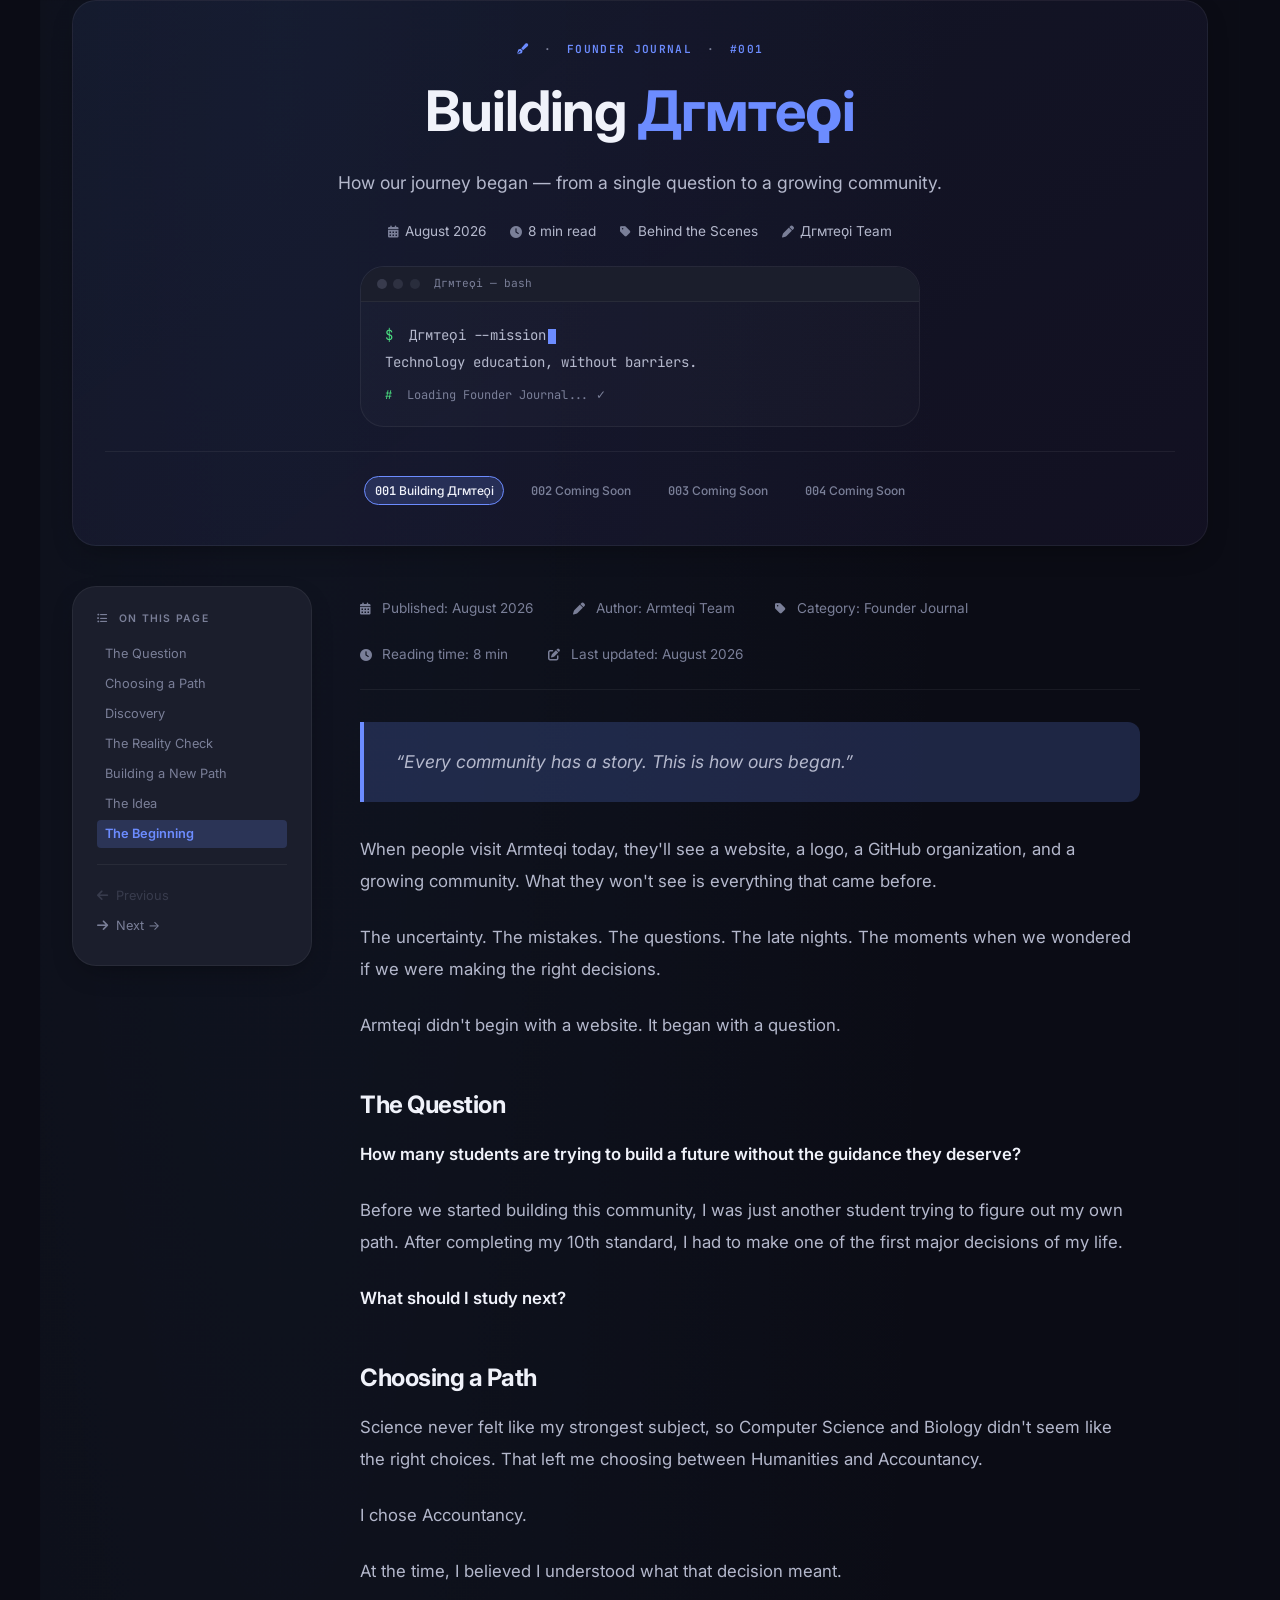
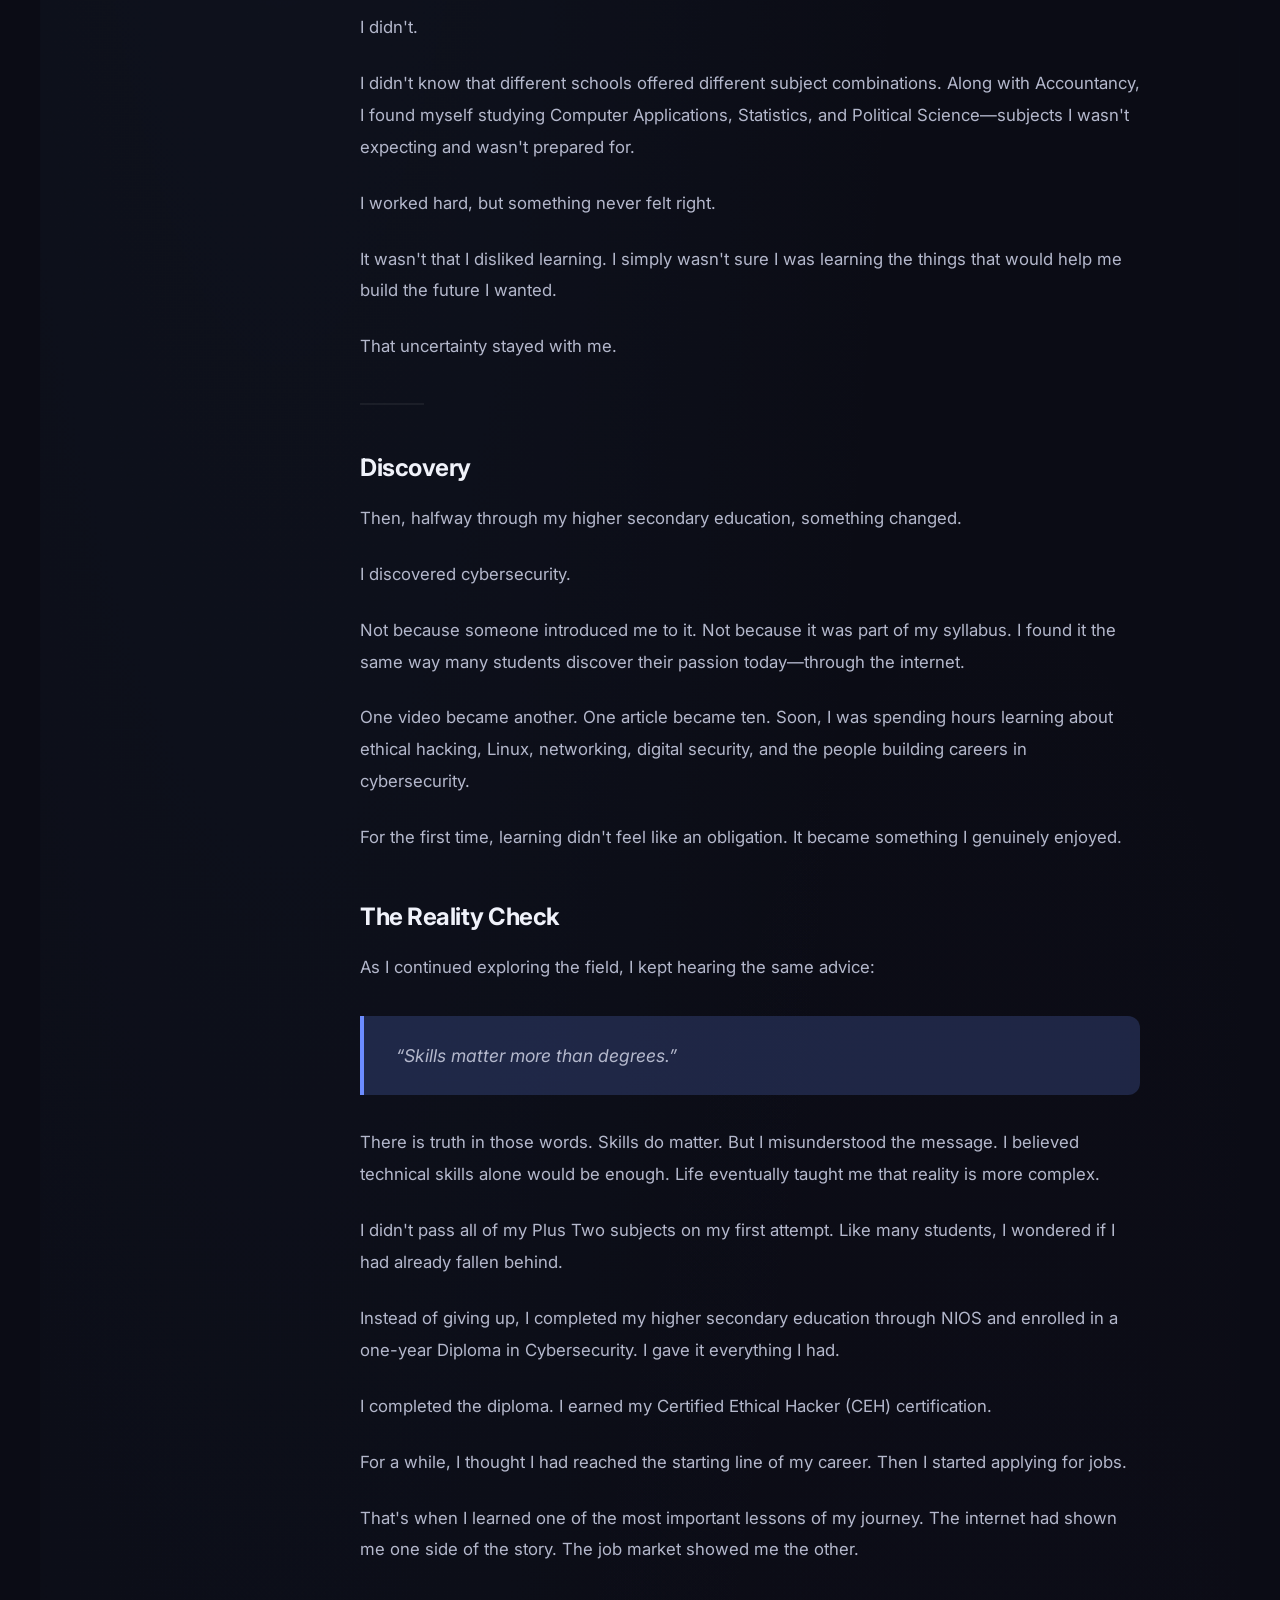
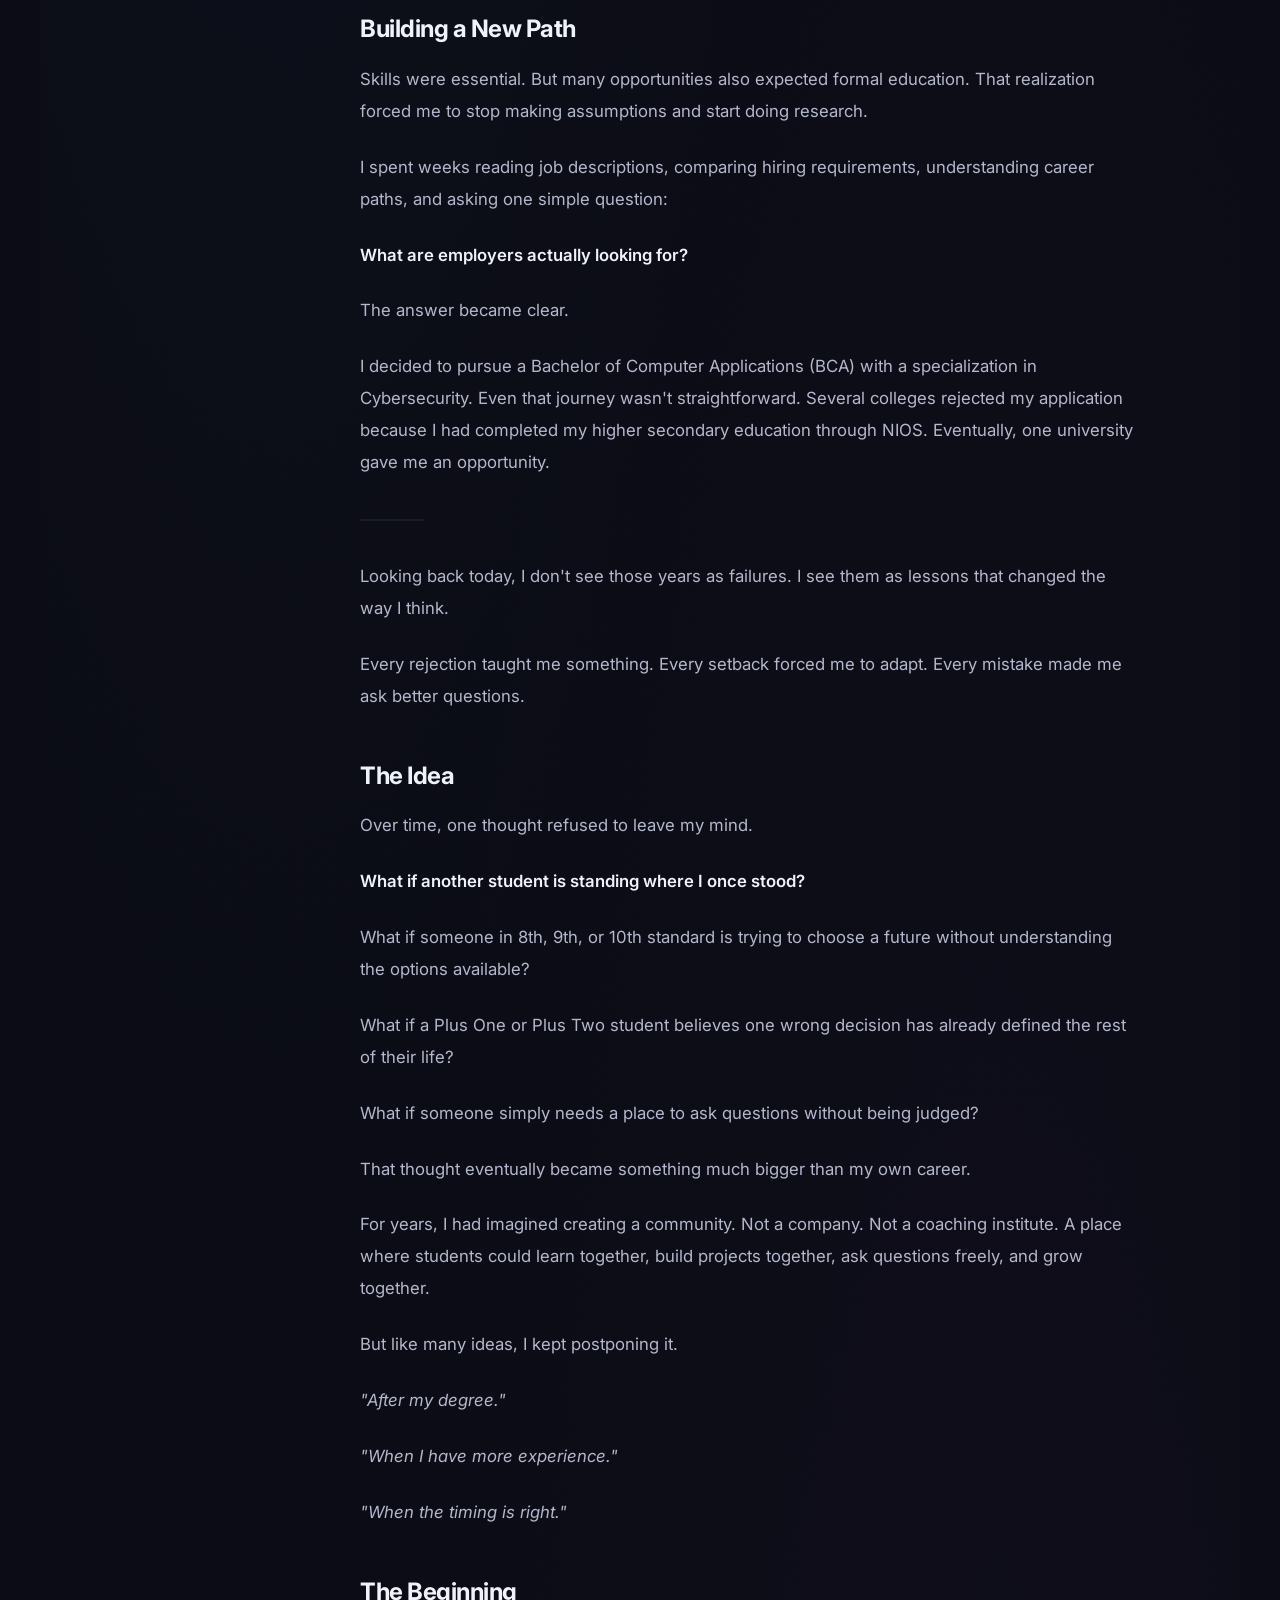
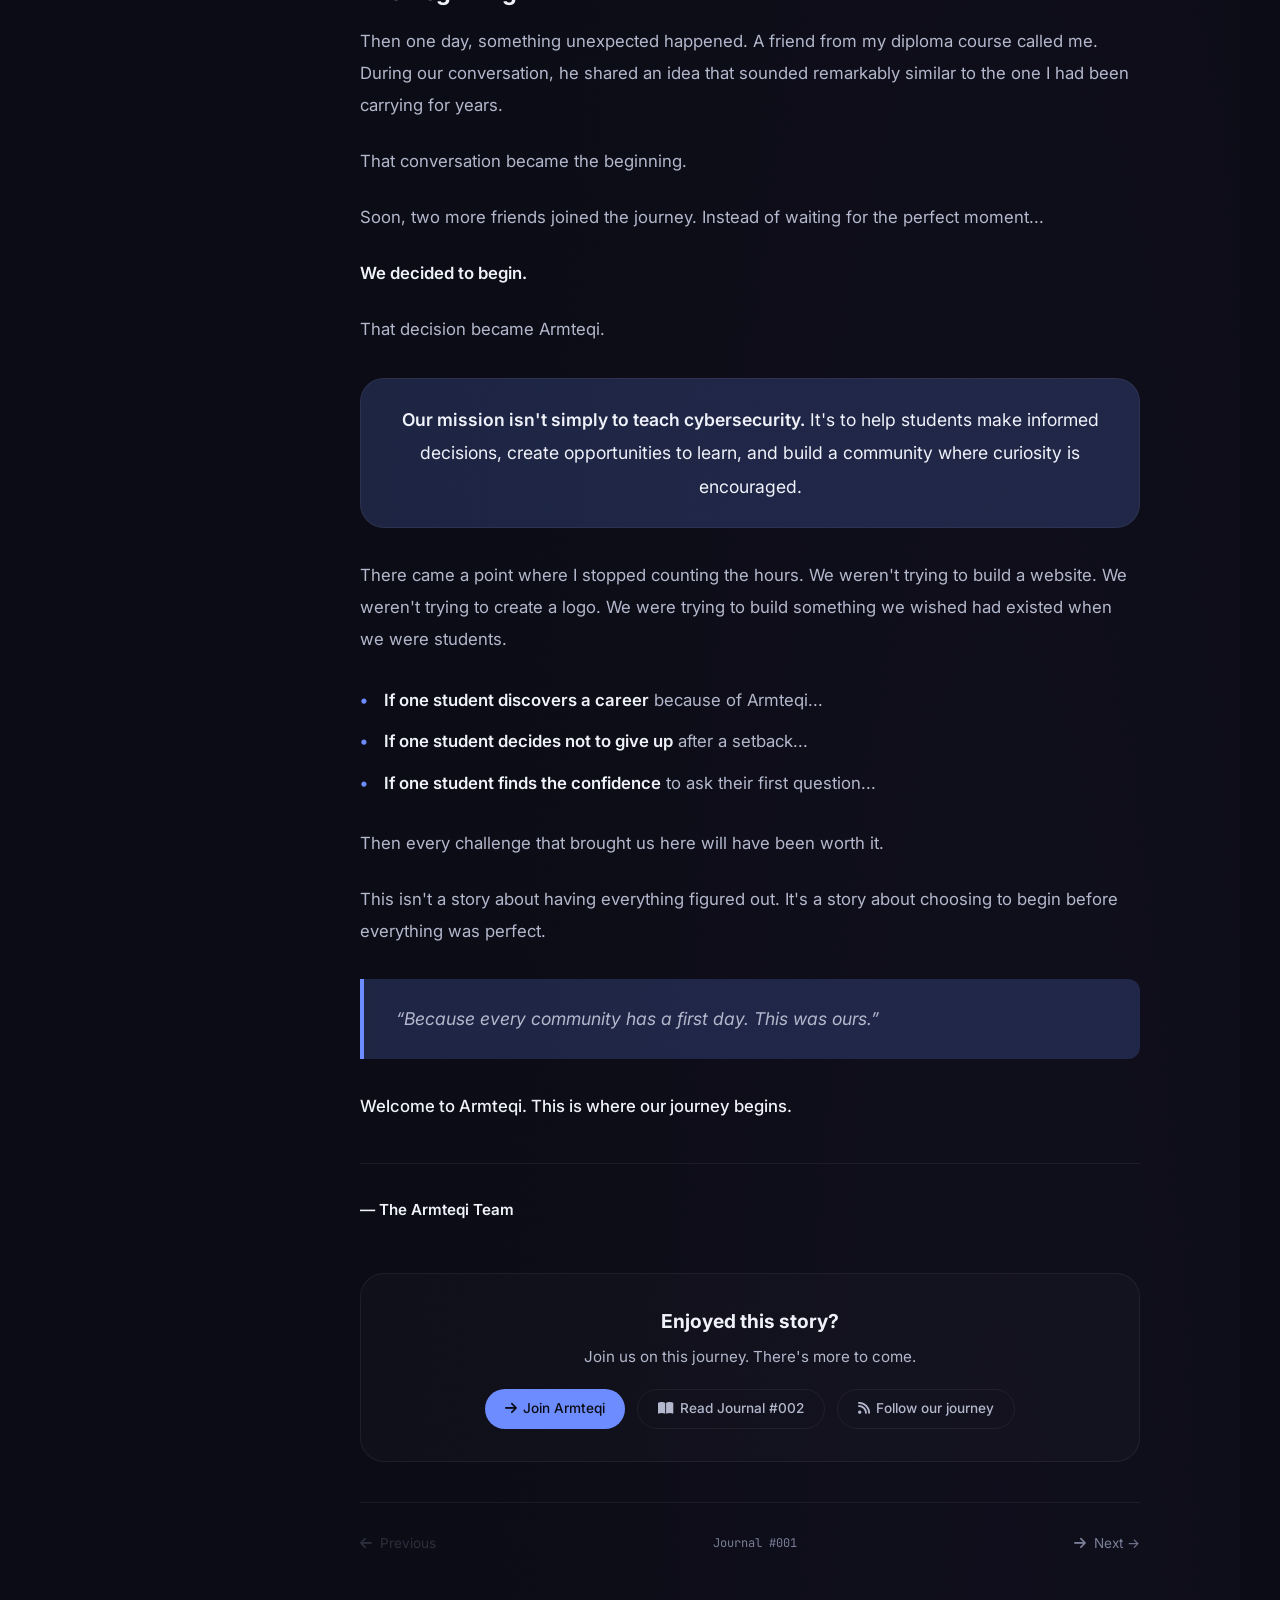
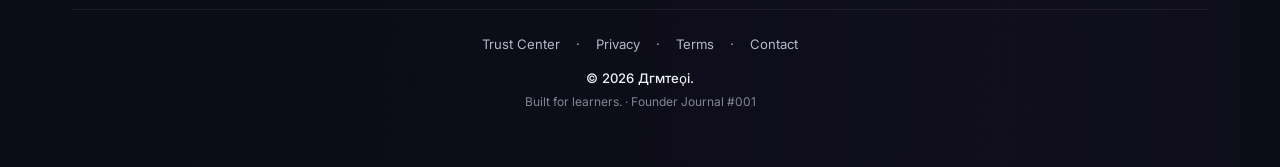
<file: blog.html>
<!DOCTYPE html>
<html lang="en">
<head>
  <meta charset="UTF-8" />
  <meta name="viewport" content="width=device-width, initial-scale=1.0" />
  <title>Founder Journal #001 · Building Дгмтеϙі</title>
  <meta name="description" content="Every community has a story. This is how ours began. The journey of building Armteqi from the ground up." />
  
  <!-- ─── Open Graph ─── -->
  <meta property="og:title" content="Building Armteqi · Founder Journal #001" />
  <meta property="og:description" content="Every community has a story. This is how ours began." />
  <meta property="og:type" content="article" />
  <meta property="og:url" content="https://armteqi.org/journal/001-building-armteqi" />
  <meta property="og:site_name" content="Armteqi" />
  <meta property="article:published_time" content="2026-08-01" />
  <meta property="article:modified_time" content="2026-08-01" />
  <meta property="article:author" content="Armteqi Team" />
  
  <!-- ─── Twitter Card ─── -->
  <meta name="twitter:card" content="summary_large_image" />
  <meta name="twitter:title" content="Building Armteqi · Founder Journal #001" />
  <meta name="twitter:description" content="Every community has a story. This is how ours began." />
  
  <!-- ─── Canonical ─── -->
  <link rel="canonical" href="https://armteqi.org/journal/001-building-armteqi" />
  
  <!-- ─── JSON-LD ─── -->
  <script type="application/ld+json">
    {
      "@context": "https://schema.org",
      "@type": "BlogPosting",
      "headline": "Building Дгмтеϙі — How Our Journey Began",
      "description": "Every community has a story. This is how ours began. The journey of building Armteqi from the ground up.",
      "datePublished": "2026-08-01",
      "dateModified": "2026-08-01",
      "author": {
        "@type": "Organization",
        "name": "Дгмтеϙі Team"
      },
      "publisher": {
        "@type": "Organization",
        "name": "Дгмтеϙі"
      },
      "mainEntityOfPage": {
        "@type": "WebPage",
        "@id": "https://armteqi.org/journal/001-building-armteqi"
      }
    }
  </script>

  <link rel="preconnect" href="https://fonts.googleapis.com" />
  <link rel="preconnect" href="https://fonts.gstatic.com" crossorigin />
  <link href="https://fonts.googleapis.com/css2?family=Inter:opsz,wght@14..32,400;14..32,500;14..32,600;14..32,700;14..32,800&display=swap" rel="stylesheet" />
  <link href="https://fonts.googleapis.com/css2?family=JetBrains+Mono:wght@400;500;600&display=swap" rel="stylesheet" />
  <link rel="stylesheet" href="https://cdnjs.cloudflare.com/ajax/libs/font-awesome/6.5.1/css/all.min.css" />
  <link rel="stylesheet" href="assets/css/blog.css">
  <link rel="stylesheet" href="assets/css/theme.css">


</head>
<body>

  <a href="#main-content" class="skip-link">Skip to main content</a>

  <!-- ─── READING PROGRESS ─── -->
  <div class="reading-progress" id="readingProgress" role="progressbar" aria-label="Reading progress"></div>

  <!-- ─── HEADER ─── -->
  <!-- <header>
    <div class="nav-bar">
      <a href="#" class="logo">
        <svg viewBox="0 0 40 44" xmlns="http://www.w3.org/2000/svg">
          <path d="M20 2L4 8V20C4 30 12 38 20 42C28 38 36 30 36 20V8L20 2Z" stroke-linejoin="round" />
          <path d="M14 20L18 24L26 16" stroke-width="2.2" stroke-linecap="round" stroke-linejoin="round" />
        </svg>
        <span>Дгмте<span>ϙі</span></span>
      </a>

      <button class="hamburger" id="hamburger" aria-label="Menu">
        <i class="fas fa-bars"></i>
      </button>

      <nav class="nav-links" id="navLinks">
        <a href="#">Home</a>
        <a href="#">About</a>
        <a href="#">Programs</a>
        <a href="#">Projects</a>
        <a href="#" class="active">Journal</a>
        <a href="#">Community</a>
        <a href="#" class="nav-cta">Join →</a>
      </nav>
    </div>
  </header> -->

  <!-- ─── MAIN ─── -->
  <main class="trust-page" id="main-content">

    <!-- ─── HERO ─── -->
    <section class="tc-hero">
      <div class="hero-breadcrumb">
        <i class="fas fa-pen-fancy"></i>
        <span class="sep">·</span>
        Founder Journal
        <span class="sep">·</span>
        #001
      </div>

      <h1 class="hero-title">
        Building <a href="https://armteqi.github.io/website/index.html" class="brand-home" aria-label="Go to Armteqi Home">Дгмтеϙі</a>
      </h1>

      <p class="hero-subtitle">
        How our journey began — from a single question to a growing community.
      </p>

      <div class="hero-meta">
        <span><i class="fas fa-calendar-alt"></i> August 2026</span>
        <span><i class="fas fa-clock"></i> 8 min read</span>
        <span><i class="fas fa-tag"></i> Behind the Scenes</span>
        <span><i class="fas fa-pen"></i> Дгмтеϙі Team</span>
      </div>

      <!-- ─── TERMINAL ─── -->
      <div class="terminal" aria-label="Terminal showing Дгмтеϙі mission statement">
        <div class="terminal-bar">
          <span class="terminal-dot"></span>
          <span class="terminal-dot"></span>
          <span class="terminal-dot"></span>
          <span class="terminal-title">Дгмтеϙі — bash</span>
        </div>
        <div class="terminal-body">
          <div class="terminal-line">
            <span class="terminal-prompt">$</span>
            <span id="typed-text"></span><span class="terminal-caret"></span>
          </div>
          <div class="terminal-line" style="opacity:0;" id="typed-output">
            <span class="terminal-prompt">→</span>
            <span class="terminal-output">Technology education, without barriers.</span>
          </div>
          <div class="terminal-line" style="opacity:0; margin-top:0.5rem; font-size:0.75rem; color:var(--text-muted);" id="typed-complete">
            <span class="terminal-prompt">#</span>
            <span>Loading Founder Journal... <span id="progress-dots">.</span></span>
          </div>
        </div>
      </div>

      <!-- ─── JOURNAL PROGRESS ─── -->
      <div class="journal-progress">
        <span class="entry active"><span class="num">001</span> Building Дгмтеϙі</span>
        <span class="entry"><span class="num">002</span> Coming Soon</span>
        <span class="entry"><span class="num">003</span> Coming Soon</span>
        <span class="entry"><span class="num">004</span> Coming Soon</span>
      </div>
    </section>

    <!-- ─── LAYOUT ─── -->
    <div class="journal-layout">

      <!-- ─── SIDEBAR TOC ─── -->
      <aside class="journal-sidebar">
        <div class="toc-card">
          <span class="toc-label"><i class="fas fa-list-ul" style="margin-right:0.4rem;"></i> On this page</span>
          <ul id="tocList">
            <li><a href="#the-question">The Question</a></li>
            <li><a href="#choosing-a-path">Choosing a Path</a></li>
            <li><a href="#discovery">Discovery</a></li>
            <li><a href="#reality-check">The Reality Check</a></li>
            <li><a href="#building-a-new-path">Building a New Path</a></li>
            <li><a href="#the-idea">The Idea</a></li>
            <li><a href="#the-beginning">The Beginning</a></li>
          </ul>

          <div class="journal-nav">
            <a href="#" class="disabled"><i class="fas fa-arrow-left"></i> Previous</a>
            <a href="#"><i class="fas fa-arrow-right"></i> Next →</a>
          </div>
        </div>
      </aside>

      <!-- ─── CONTENT ─── -->
      <div class="journal-content">

        <!-- ─── MOBILE TOC ─── -->
        <details class="mobile-toc" id="mobileToc">
          <summary><i class="fas fa-list-ul"></i> On this page</summary>
          <nav>
            <ul>
              <li><a href="#the-question">The Question</a></li>
              <li><a href="#choosing-a-path">Choosing a Path</a></li>
              <li><a href="#discovery">Discovery</a></li>
              <li><a href="#reality-check">The Reality Check</a></li>
              <li><a href="#building-a-new-path">Building a New Path</a></li>
              <li><a href="#the-idea">The Idea</a></li>
              <li><a href="#the-beginning">The Beginning</a></li>
            </ul>
          </nav>
        </details>

        <!-- ─── PUB INFO ─── -->
        <div class="pub-info">
          <span><i class="fas fa-calendar-alt"></i> Published: August 2026</span>
          <span><i class="fas fa-pen"></i> Author: Armteqi Team</span>
          <span><i class="fas fa-tag"></i> Category: Founder Journal</span>
          <span><i class="fas fa-clock"></i> Reading time: 8 min</span>
          <span><i class="fas fa-edit"></i> Last updated: August 2026</span>
        </div>

        <!-- ─── ARTICLE ─── -->
        <article class="article-content">

          <blockquote>
            <p>“Every community has a story. This is how ours began.”</p>
          </blockquote>

          <p>
            When people visit Armteqi today, they'll see a website, a logo, a GitHub organization, and a growing community. What they won't see is everything that came before.
          </p>

          <p>
            The uncertainty. The mistakes. The questions. The late nights. The moments when we wondered if we were making the right decisions.
          </p>

          <p>
            Armteqi didn't begin with a website. It began with a question.
          </p>

          <h2 id="the-question">The Question</h2>

          <p>
            <strong>How many students are trying to build a future without the guidance they deserve?</strong>
          </p>

          <p>
            Before we started building this community, I was just another student trying to figure out my own path. After completing my 10th standard, I had to make one of the first major decisions of my life.
          </p>

          <p>
            <strong>What should I study next?</strong>
          </p>

          <h2 id="choosing-a-path">Choosing a Path</h2>

          <p>
            Science never felt like my strongest subject, so Computer Science and Biology didn't seem like the right choices. That left me choosing between Humanities and Accountancy.
          </p>

          <p>
            I chose Accountancy.
          </p>

          <p>
            At the time, I believed I understood what that decision meant.
          </p>

          <p>
            I didn't.
          </p>

          <p>
            I didn't know that different schools offered different subject combinations. Along with Accountancy, I found myself studying Computer Applications, Statistics, and Political Science—subjects I wasn't expecting and wasn't prepared for.
          </p>

          <p>
            I worked hard, but something never felt right.
          </p>

          <p>
            It wasn't that I disliked learning. I simply wasn't sure I was learning the things that would help me build the future I wanted.
          </p>

          <p>
            That uncertainty stayed with me.
          </p>

          <div class="article-divider"></div>

          <h2 id="discovery">Discovery</h2>

          <p>
            Then, halfway through my higher secondary education, something changed.
          </p>

          <p>
            I discovered cybersecurity.
          </p>

          <p>
            Not because someone introduced me to it. Not because it was part of my syllabus. I found it the same way many students discover their passion today—through the internet.
          </p>

          <p>
            One video became another. One article became ten. Soon, I was spending hours learning about ethical hacking, Linux, networking, digital security, and the people building careers in cybersecurity.
          </p>

          <p>
            For the first time, learning didn't feel like an obligation. It became something I genuinely enjoyed.
          </p>

          <h2 id="reality-check">The Reality Check</h2>

          <p>
            As I continued exploring the field, I kept hearing the same advice:
          </p>

          <blockquote>
            <p>“Skills matter more than degrees.”</p>
          </blockquote>

          <p>
            There is truth in those words. Skills do matter. But I misunderstood the message. I believed technical skills alone would be enough. Life eventually taught me that reality is more complex.
          </p>

          <p>
            I didn't pass all of my Plus Two subjects on my first attempt. Like many students, I wondered if I had already fallen behind.
          </p>

          <p>
            Instead of giving up, I completed my higher secondary education through NIOS and enrolled in a one-year Diploma in Cybersecurity. I gave it everything I had.
          </p>

          <p>
            I completed the diploma. I earned my Certified Ethical Hacker (CEH) certification.
          </p>

          <p>
            For a while, I thought I had reached the starting line of my career. Then I started applying for jobs.
          </p>

          <p>
            That's when I learned one of the most important lessons of my journey. The internet had shown me one side of the story. The job market showed me the other.
          </p>

          <h2 id="building-a-new-path">Building a New Path</h2>

          <p>
            Skills were essential. But many opportunities also expected formal education. That realization forced me to stop making assumptions and start doing research.
          </p>

          <p>
            I spent weeks reading job descriptions, comparing hiring requirements, understanding career paths, and asking one simple question:
          </p>

          <p>
            <strong>What are employers actually looking for?</strong>
          </p>

          <p>
            The answer became clear.
          </p>

          <p>
            I decided to pursue a Bachelor of Computer Applications (BCA) with a specialization in Cybersecurity. Even that journey wasn't straightforward. Several colleges rejected my application because I had completed my higher secondary education through NIOS. Eventually, one university gave me an opportunity.
          </p>

          <div class="article-divider"></div>

          <p>
            Looking back today, I don't see those years as failures. I see them as lessons that changed the way I think.
          </p>

          <p>
            Every rejection taught me something. Every setback forced me to adapt. Every mistake made me ask better questions.
          </p>

          <h2 id="the-idea">The Idea</h2>

          <p>
            Over time, one thought refused to leave my mind.
          </p>

          <p>
            <strong>What if another student is standing where I once stood?</strong>
          </p>

          <p>
            What if someone in 8th, 9th, or 10th standard is trying to choose a future without understanding the options available?
          </p>

          <p>
            What if a Plus One or Plus Two student believes one wrong decision has already defined the rest of their life?
          </p>

          <p>
            What if someone simply needs a place to ask questions without being judged?
          </p>

          <p>
            That thought eventually became something much bigger than my own career.
          </p>

          <p>
            For years, I had imagined creating a community. Not a company. Not a coaching institute. A place where students could learn together, build projects together, ask questions freely, and grow together.
          </p>

          <p>
            But like many ideas, I kept postponing it.
          </p>

          <p>
            <em>"After my degree."</em>
          </p>

          <p>
            <em>"When I have more experience."</em>
          </p>

          <p>
            <em>"When the timing is right."</em>
          </p>

          <h2 id="the-beginning">The Beginning</h2>

          <p>
            Then one day, something unexpected happened. A friend from my diploma course called me. During our conversation, he shared an idea that sounded remarkably similar to the one I had been carrying for years.
          </p>

          <p>
            That conversation became the beginning.
          </p>

          <p>
            Soon, two more friends joined the journey. Instead of waiting for the perfect moment...
          </p>

          <p>
            <strong>We decided to begin.</strong>
          </p>

          <p>
            That decision became Armteqi.
          </p>

          <div class="highlight-box">
            <p>
              <strong>Our mission isn't simply to teach cybersecurity.</strong> It's to help students make informed decisions, create opportunities to learn, and build a community where curiosity is encouraged.
            </p>
          </div>

          <p>
            There came a point where I stopped counting the hours. We weren't trying to build a website. We weren't trying to create a logo. We were trying to build something we wished had existed when we were students.
          </p>

          <ul>
            <li>
              <strong>If one student discovers a career</strong> because of Armteqi...
            </li>
            <li>
              <strong>If one student decides not to give up</strong> after a setback...
            </li>
            <li>
              <strong>If one student finds the confidence</strong> to ask their first question...
            </li>
          </ul>

          <p>
            Then every challenge that brought us here will have been worth it.
          </p>

          <p>
            This isn't a story about having everything figured out. It's a story about choosing to begin before everything was perfect.
          </p>

          <blockquote>
            <p>“Because every community has a first day. This was ours.”</p>
          </blockquote>

          <p style="margin-top:2rem; font-weight:500; color:var(--text-primary);">
            Welcome to Armteqi. This is where our journey begins.
          </p>

          <div class="article-signature">
            <strong>— The Armteqi Team</strong>
          </div>

        </article>

        <!-- ─── END CTA ─── -->
        <div class="end-cta">
          <h3>Enjoyed this story?</h3>
          <p>Join us on this journey. There's more to come.</p>
          <div class="cta-links">
            <a href="https://armteqi.github.io/website/index.html#join" class="primary"><i class="fas fa-arrow-right"></i> Join Armteqi</a>
            <a href="#" class="secondary"><i class="fas fa-book-open"></i> Read Journal #002</a>
            <a href="#" class="secondary"><i class="fas fa-rss"></i> Follow our journey</a>
          </div>
        </div>

        <!-- ─── JOURNAL NAV BOTTOM ─── -->
        <div class="journal-nav-bottom">
          <a href="#" class="disabled"><i class="fas fa-arrow-left"></i> Previous</a>
          <span class="center">Journal #001</span>
          <a href="#"><i class="fas fa-arrow-right"></i> Next →</a>
        </div>

      </div>
    </div>

    <!-- ─── FOOTER ─── -->
    <footer class="legal-notice">
      <div class="footer-links">
        <a href="https://armteqi.github.io/website/trust/index.html">Trust Center</a>
        <span>·</span>
        <a href="https://armteqi.github.io/website/trust/privacy-policy.html">Privacy</a>
        <span>·</span>
        <a href="https://armteqi.github.io/website/trust/terms-of-use.html">Terms</a>
        <span>·</span>
        <a href="armteqi.community@gmail.com">Contact</a>
      </div>
      <p class="copyright">© 2026 Дгмтеϙі.</p>
      <p class="meta-small">Built for learners. · Founder Journal #001</p>
    </footer>

  </main>

  <!-- ─── BACK TO TOP ─── -->
  <button id="back-to-top" aria-label="Back to top"><i class="fas fa-arrow-up"></i></button>

  <!-- ─── SCRIPTS ─── -->

  <script src="assets/css/js/blog.js"></script>
  <script src="assets/css/js/theme.js"></script>
</body>
</html>
</file>
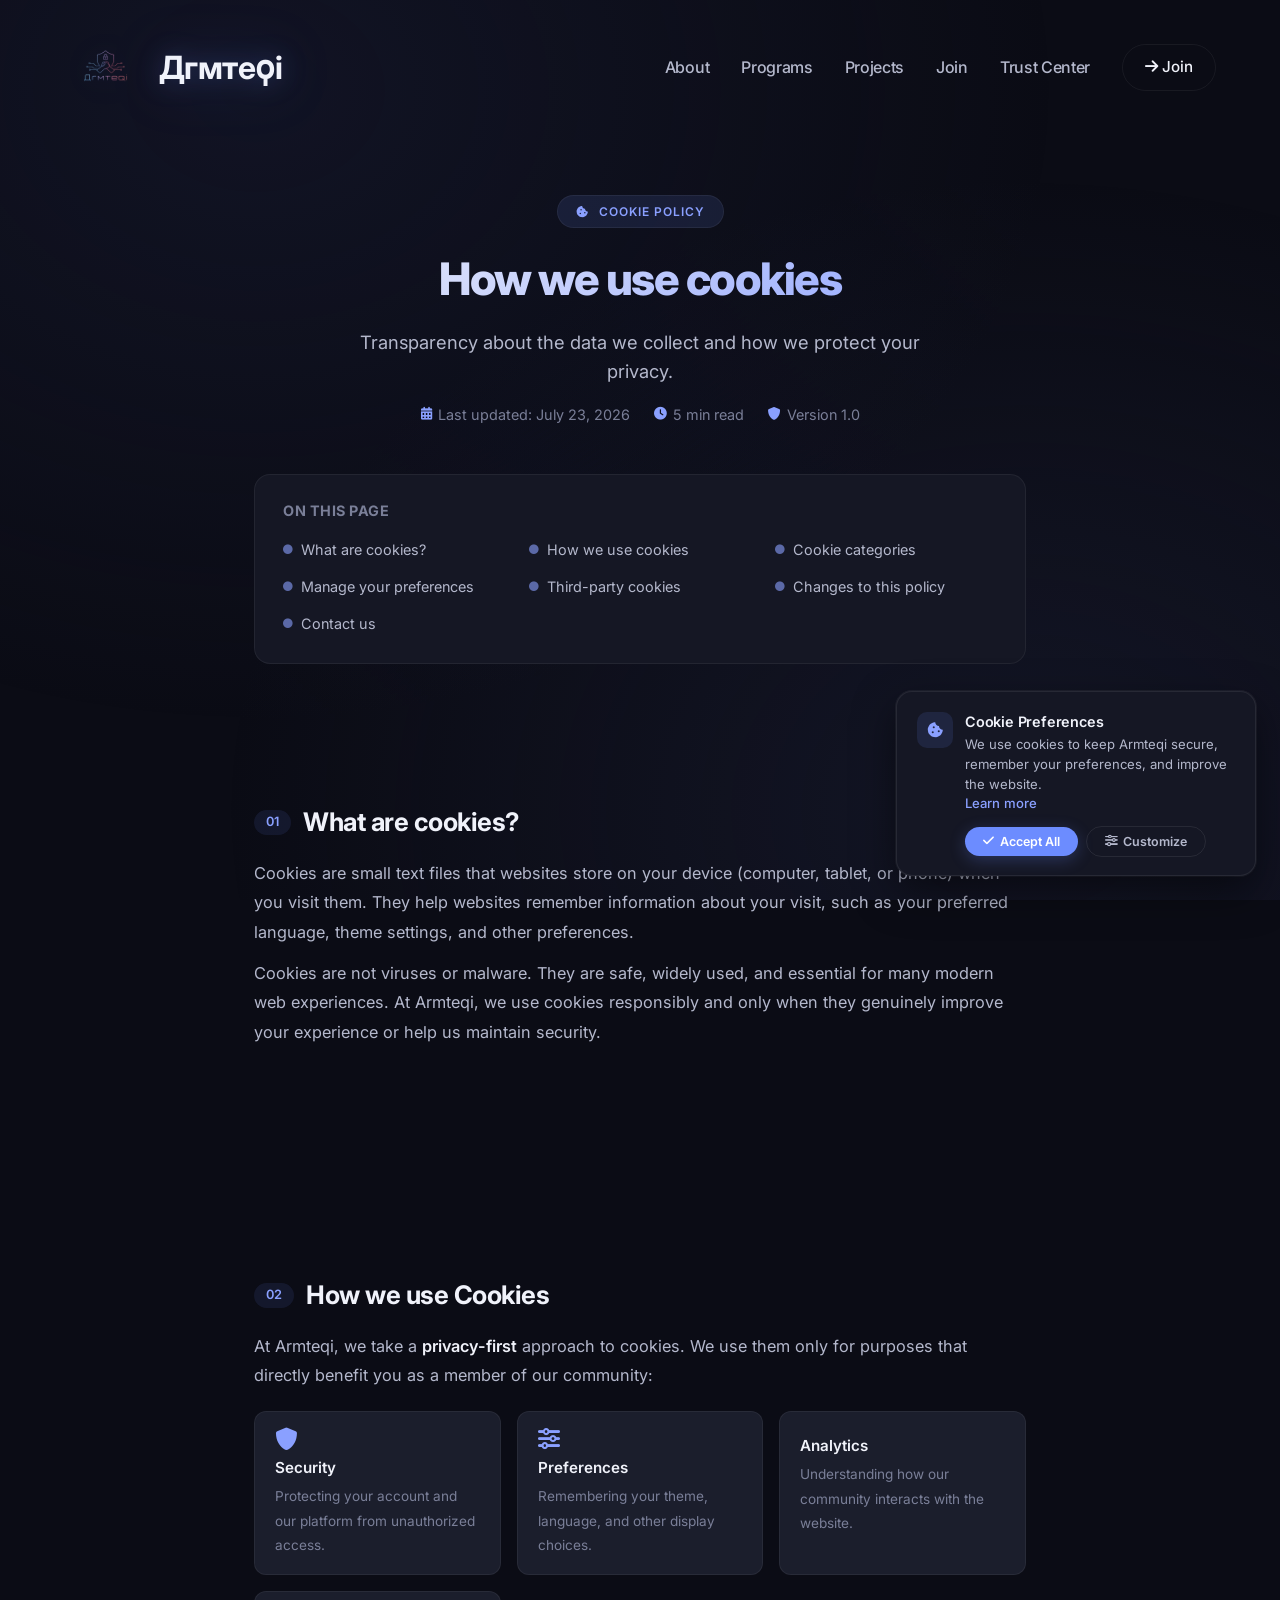
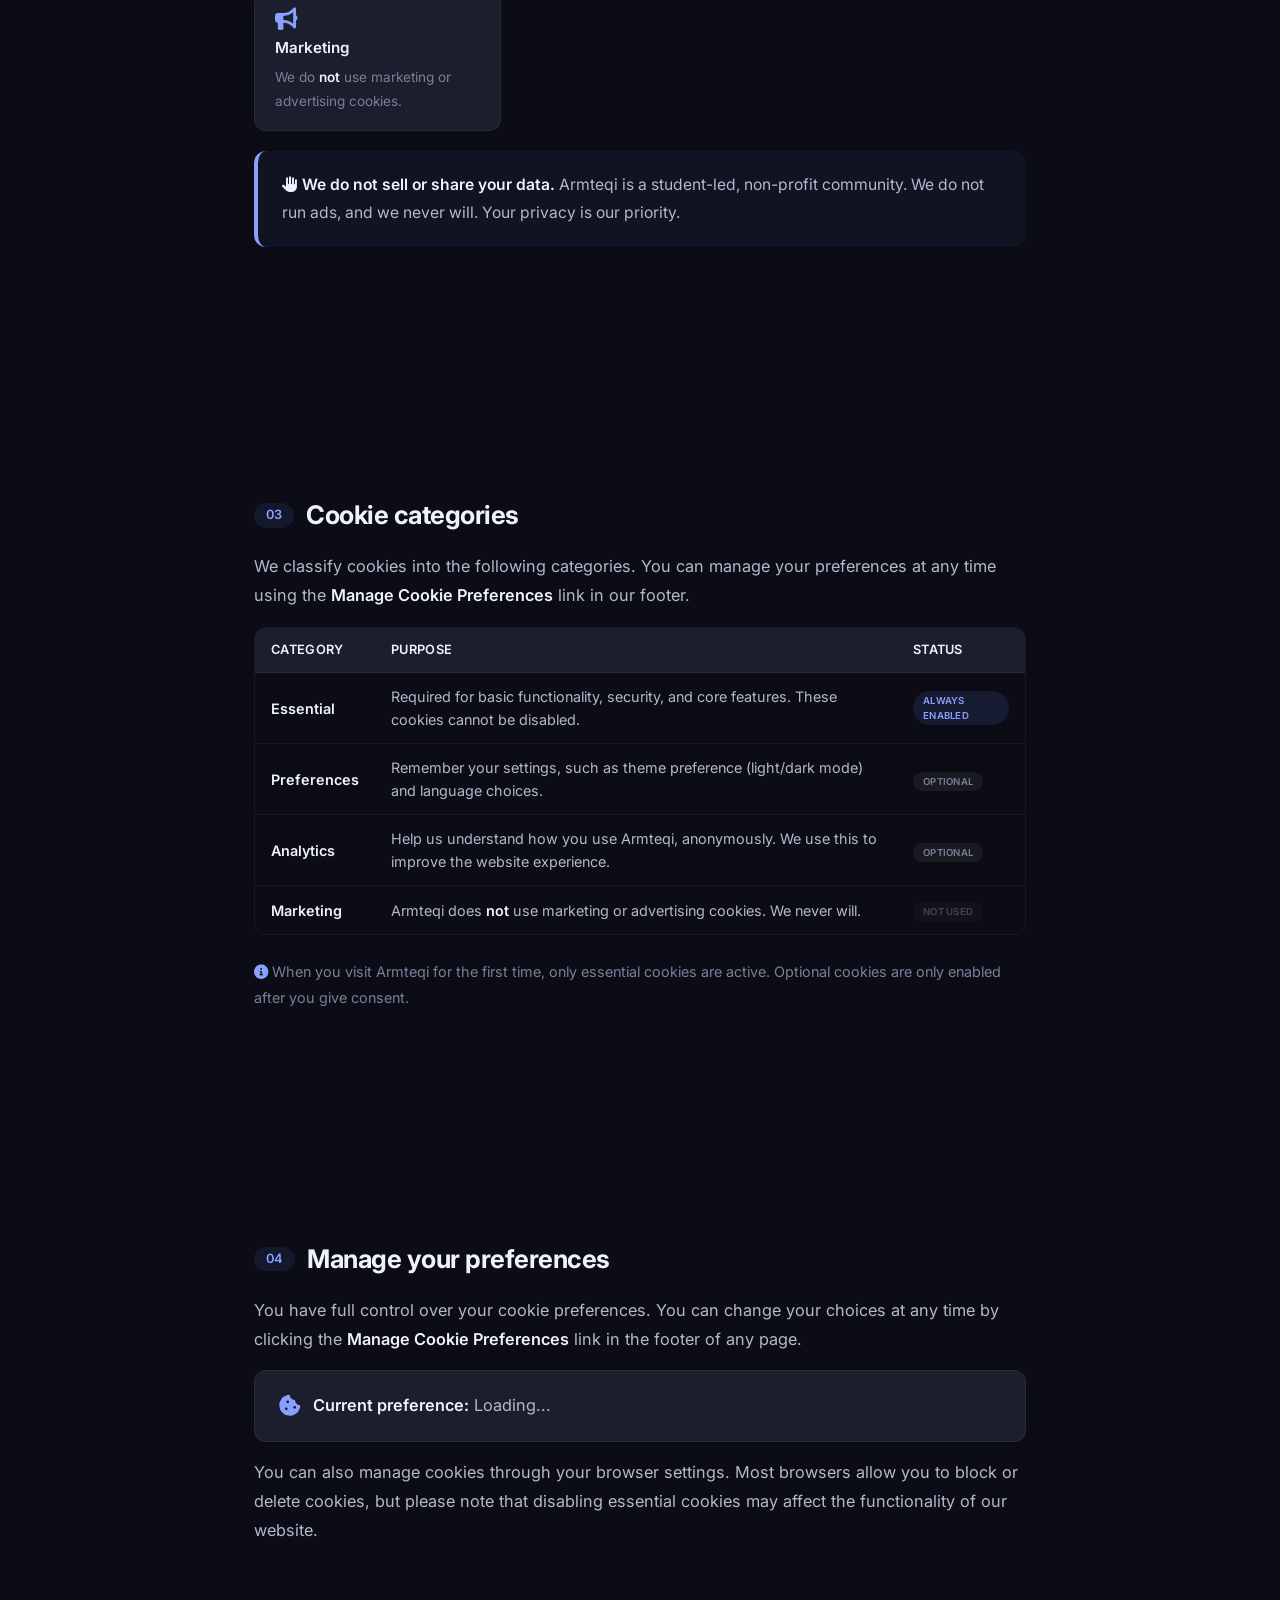
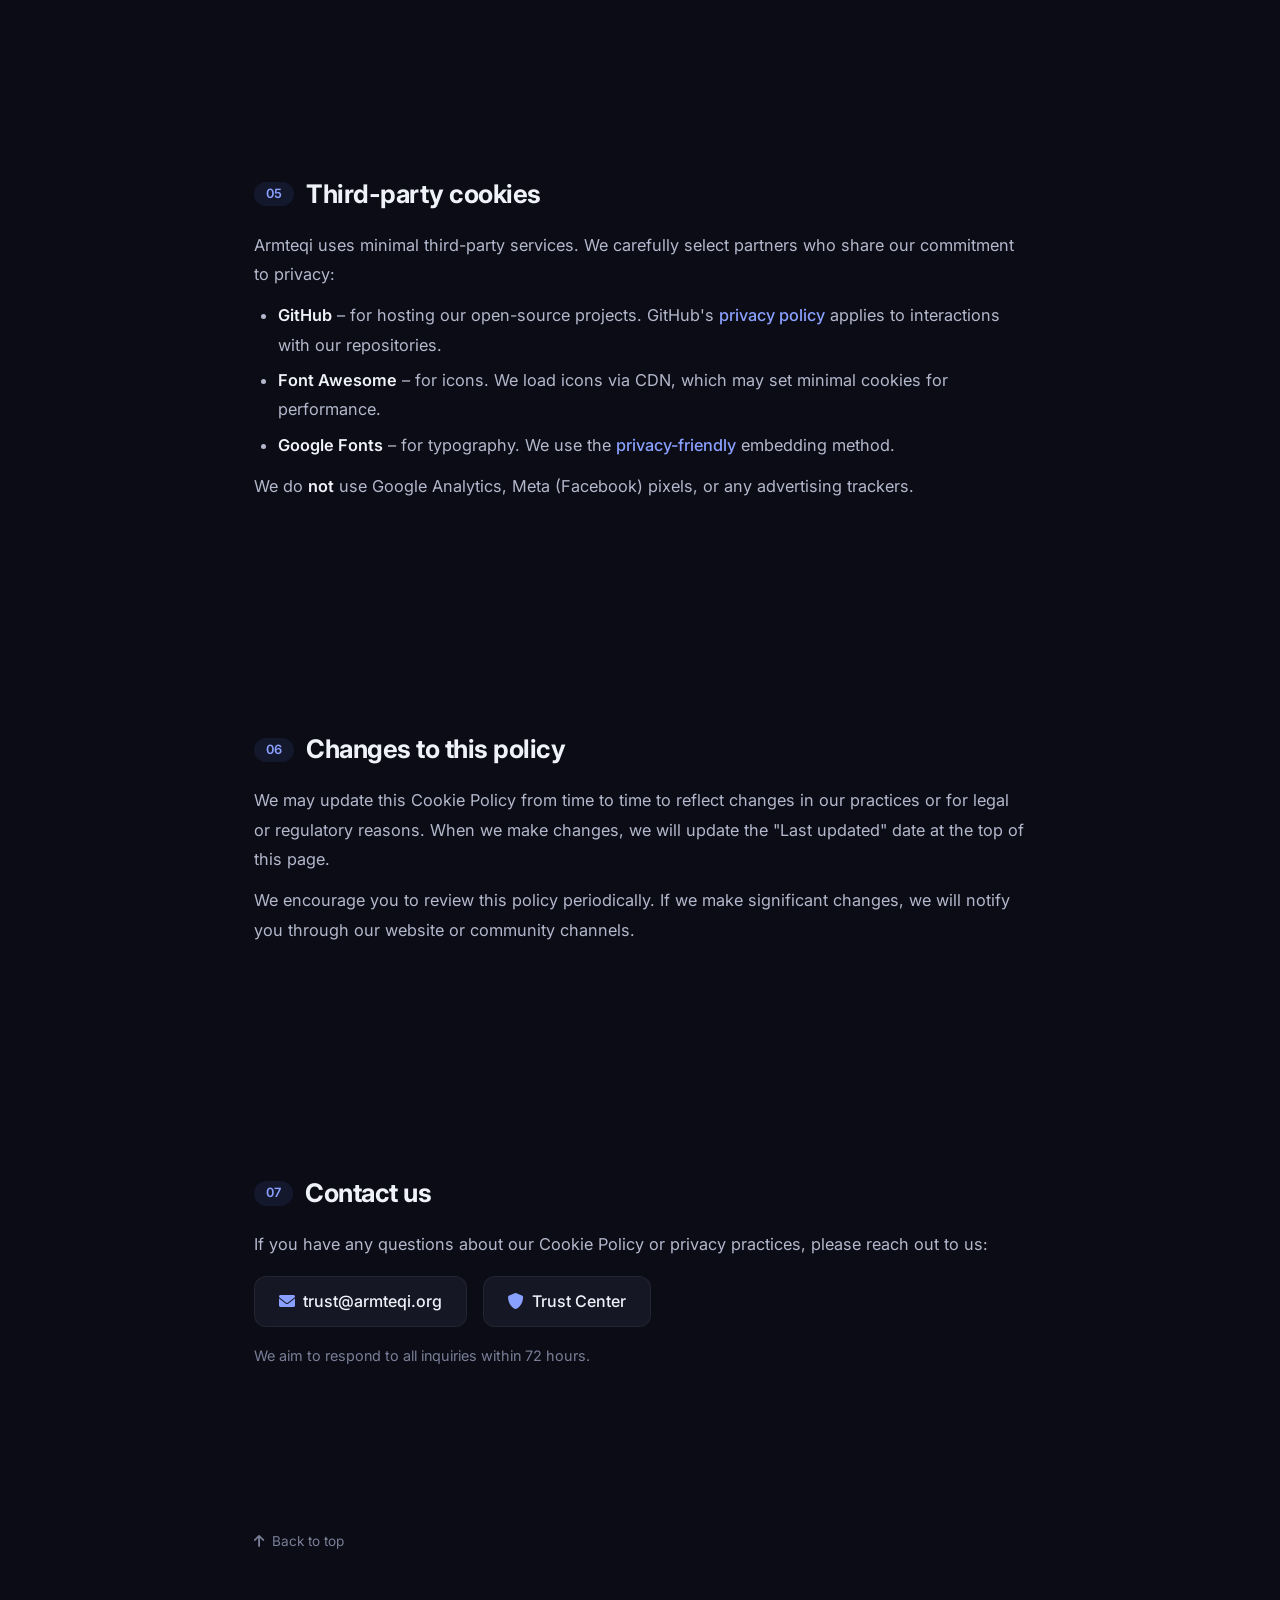
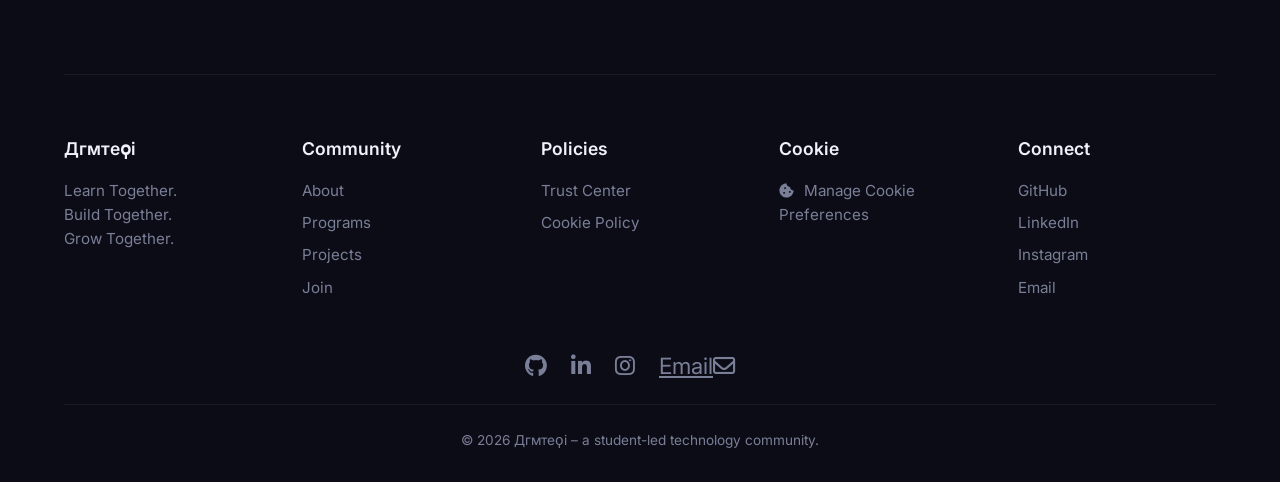
<file: trust/cookie-policy.html>
<!DOCTYPE html>
<html lang="en">
<head>
  <meta charset="UTF-8" />
  <meta name="viewport" content="width=device-width, initial-scale=1.0" />
  <title>Cookie Policy · Armteqi</title>
  <meta name="description" content="Learn how Armteqi uses cookies to keep your experience secure, remember your preferences, and improve our website." />
  <link rel="preconnect" href="https://fonts.googleapis.com" />
  <link rel="preconnect" href="https://fonts.gstatic.com" crossorigin />
  <link href="https://fonts.googleapis.com/css2?family=Inter:opsz,wght@14..32,400;14..32,500;14..32,600;14..32,700;14..32,800&display=swap" rel="stylesheet" />
  <link rel="stylesheet" href="https://cdnjs.cloudflare.com/ajax/libs/font-awesome/6.0.0-beta3/css/all.min.css" />
  <link rel="stylesheet" href="../assets/css/style.css" />
  <link rel="stylesheet" href="../assets/css/theme.css"/>
  <link rel="stylesheet" href="../assets/css/cookie.css" />
  <link rel="stylesheet" href="../assets/css/cookie-policy.css">
</head>

<body>

  <!-- ─── COOKIE BANNER ─── -->
  <div class="cookie-banner" id="cookieBanner" role="dialog" aria-label="Cookie consent">
    <div class="banner-row">
      <div class="icon-wrap">
        <i class="fas fa-cookie-bite"></i>
      </div>
      <div class="content">
        <div class="title">Cookie Preferences</div>
        <div class="desc">
          We use cookies to keep Armteqi secure, remember your preferences, and improve the website.
          <br />
          <a href="https://armteqi.github.io/website/trust/cookie-policy.html">Learn more</a>
        </div>
        <div class="actions">
          <button class="btn btn-primary" id="cookieAcceptBtn">
            <i class="fas fa-check"></i> Accept All
          </button>
          <button class="btn btn-ghost" id="cookieCustomizeBtn">
            <i class="fas fa-sliders"></i> Customize
          </button>
        </div>
      </div>
    </div>
  </div>

  <!-- ─── OVERLAY ─── -->
  <div class="cookie-overlay" id="cookieOverlay"></div>

  <!-- ─── PREFERENCES PANEL ─── -->
  <div class="cookie-panel" id="cookiePanel" role="dialog" aria-labelledby="panelTitle" aria-modal="true">
    <div class="panel-header">
      <h3 id="panelTitle"><i class="fas fa-sliders" style="color:var(--cookie-accent-soft);margin-right:8px;"></i>Cookie Preferences</h3>
      <button class="close-btn" id="panelCloseBtn" aria-label="Close preferences">
        <i class="fas fa-times"></i>
      </button>
    </div>
    <div class="panel-desc">
      Choose which cookies you allow. Essential cookies are always enabled to keep the site working properly.
    </div>
    <div id="prefsList"></div>
    <div class="panel-actions">
      <button class="btn btn-danger" id="panelRejectOptionalBtn">
        <i class="fas fa-times"></i> Reject Optional
      </button>
      <button class="btn btn-primary" id="panelSaveBtn">
        <i class="fas fa-save"></i> Save Preferences
      </button>
      <button class="btn btn-ghost" id="panelAcceptAllBtn">
        <i class="fas fa-check"></i> Accept All
      </button>
    </div>
  </div>

  <!-- ─── PAGE CONTENT ─── -->
  <div class="container">
    <nav class="nav" aria-label="Main navigation">
      <a href="https://armteqi.github.io/website/index.html" class="logo" aria-label="Armteqi Home">
        <img src="../logos/final-logo.png" alt="Armteqi Icon" class="logo-icon" />
        <span class="logo-text">Дгмтеϙі</span>
      </a>
      <div class="nav-links">
        <a href="https://armteqi.github.io/website/index.html#about">About</a>
        <a href="https://armteqi.github.io/website/index.html#today">Programs</a>
        <a href="https://armteqi.github.io/website/index.html#next">Projects</a>
        <a href="https://armteqi.github.io/website/index.html#join">Join</a>
        <a href="https://armteqi.github.io/website/trust/index.html">Trust Center</a>
        <!-- <button class="theme-toggle" id="themeToggle" aria-label="Toggle dark/light mode">
          <i class="fas fa-moon"></i> -->
        </button>
        <a href="https://armteqi.github.io/website/index.html#join" class="btn-outline-sm"><i class="fas fa-arrow-right"></i> Join</a>
      </div>
    </nav>

    <main class="policy-container">

      <!-- ─── HEADER ─── -->
      <header class="policy-header">
        <div class="badge">
          <i class="fas fa-cookie-bite" style="margin-right:6px;"></i> Cookie Policy
        </div>
        <h1>How we use cookies</h1>
        <p style="color: var(--text-secondary); font-size: 1.15rem; max-width: 600px; margin: 0 auto 16px;">
          Transparency about the data we collect and how we protect your privacy.
        </p>
        <div class="meta">
          <span><i class="fas fa-calendar-alt"></i> Last updated: July 23, 2026</span>
          <span><i class="fas fa-clock"></i> 5 min read</span>
          <span><i class="fas fa-shield-alt"></i> Version 1.0</span>
        </div>
      </header>

      <!-- ─── TABLE OF CONTENTS ─── -->
      <nav class="toc" aria-label="Table of contents">
        <h3>On this page</h3>
        <ul>
          <li><a href="#what-are-cookies"><i class="fas fa-circle"></i> What are cookies?</a></li>
          <li><a href="#how-we-use"><i class="fas fa-circle"></i> How we use cookies</a></li>
          <li><a href="#categories"><i class="fas fa-circle"></i> Cookie categories</a></li>
          <li><a href="#manage"><i class="fas fa-circle"></i> Manage your preferences</a></li>
          <li><a href="#third-party"><i class="fas fa-circle"></i> Third-party cookies</a></li>
          <li><a href="#changes"><i class="fas fa-circle"></i> Changes to this policy</a></li>
          <li><a href="#contact"><i class="fas fa-circle"></i> Contact us</a></li>
        </ul>
      </nav>

      <!-- ─── SECTION 1 ─── -->
      <section class="policy-section" id="what-are-cookies">
        <h2><span class="section-number">01</span> What are cookies?</h2>
        <p>
          Cookies are small text files that websites store on your device (computer, tablet, or phone)
          when you visit them. They help websites remember information about your visit, such as your
          preferred language, theme settings, and other preferences.
        </p>
        <p>
          Cookies are not viruses or malware. They are safe, widely used, and essential for many
          modern web experiences. At Armteqi, we use cookies responsibly and only when they
          genuinely improve your experience or help us maintain security.
        </p>
      </section>

      <!-- ─── SECTION 2 ─── -->
      <section class="policy-section" id="how-we-use">
        <h2><span class="section-number">02</span> How we use Cookies</h2>
        <p>
          At Armteqi, we take a <strong>privacy-first</strong> approach to cookies. We use them
          only for purposes that directly benefit you as a member of our community:
        </p>

        <div style="display: grid; grid-template-columns: repeat(auto-fit, minmax(200px, 1fr)); gap: 16px; margin: 20px 0;">
          <div style="background: var(--bg-surface-soft); border-radius: 12px; padding: 16px 20px; border: 1px solid var(--border-subtle);">
            <i class="fas fa-shield-alt" style="color:var(--accent-soft); font-size: 1.4rem; margin-bottom: 6px; display: block;"></i>
            <h4 style="font-size:0.95rem; font-weight:600; margin-bottom:4px;">Security</h4>
            <p style="font-size:0.85rem; color:var(--text-muted); margin:0;">Protecting your account and our platform from unauthorized access.</p>
          </div>
          <div style="background: var(--bg-surface-soft); border-radius: 12px; padding: 16px 20px; border: 1px solid var(--border-subtle);">
            <i class="fas fa-sliders" style="color:var(--accent-soft); font-size: 1.4rem; margin-bottom: 6px; display: block;"></i>
            <h4 style="font-size:0.95rem; font-weight:600; margin-bottom:4px;">Preferences</h4>
            <p style="font-size:0.85rem; color:var(--text-muted); margin:0;">Remembering your theme, language, and other display choices.</p>
          </div>
          <div style="background: var(--bg-surface-soft); border-radius: 12px; padding: 16px 20px; border: 1px solid var(--border-subtle);">
            <i class="fas fa-chart-simple" style="color:var(--accent-soft); font-size: 1.4rem; margin-bottom: 6px; display: block;"></i>
            <h4 style="font-size:0.95rem; font-weight:600; margin-bottom:4px;">Analytics</h4>
            <p style="font-size:0.85rem; color:var(--text-muted); margin:0;">Understanding how our community interacts with the website.</p>
          </div>
          <div style="background: var(--bg-surface-soft); border-radius: 12px; padding: 16px 20px; border: 1px solid var(--border-subtle);">
            <i class="fas fa-bullhorn" style="color:var(--accent-soft); font-size: 1.4rem; margin-bottom: 6px; display: block;"></i>
            <h4 style="font-size:0.95rem; font-weight:600; margin-bottom:4px;">Marketing</h4>
            <p style="font-size:0.85rem; color:var(--text-muted); margin:0;">We do <strong>not</strong> use marketing or advertising cookies.</p>
          </div>
        </div>

        <div class="highlight-box">
          <p>
            <strong><i class="fas fa-hand"></i> We do not sell or share your data.</strong> Armteqi is a student-led,
            non-profit community. We do not run ads, and we never will. Your privacy is
            our priority.
          </p>
        </div>
      </section>

      <!-- ─── SECTION 3 ─── -->
      <section class="policy-section" id="categories">
        <h2><span class="section-number">03</span> Cookie categories</h2>
        <p>
          We classify cookies into the following categories. You can manage your preferences
          at any time using the <strong>Manage Cookie Preferences</strong> link in our footer.
        </p>

        <div class="cookie-table-wrap">
          <table class="cookie-table">
            <thead>
              <tr>
                <th>Category</th>
                <th>Purpose</th>
                <th>Status</th>
              </tr>
            </thead>
            <tbody>
              <tr>
                <td><strong>Essential</strong></td>
                <td>Required for basic functionality, security, and core features. These cookies cannot be disabled.</td>
                <td><span class="badge-required">Always Enabled</span></td>
              </tr>
              <tr>
                <td><strong>Preferences</strong></td>
                <td>Remember your settings, such as theme preference (light/dark mode) and language choices.</td>
                <td><span class="badge-optional">Optional</span></td>
              </tr>
              <tr>
                <td><strong>Analytics</strong></td>
                <td>Help us understand how you use Armteqi, anonymously. We use this to improve the website experience.</td>
                <td><span class="badge-optional">Optional</span></td>
              </tr>
              <tr>
                <td><strong>Marketing</strong></td>
                <td>Armteqi does <strong>not</strong> use marketing or advertising cookies. We never will.</td>
                <td><span class="badge-optional" style="opacity:0.5;">Not Used</span></td>
              </tr>
            </tbody>
          </table>
        </div>

        <p style="font-size:0.9rem; color:var(--text-muted);">
          <i class="fas fa-info-circle" style="color:var(--accent-soft);"></i>
          When you visit Armteqi for the first time, only essential cookies are active. Optional
          cookies are only enabled after you give consent.
        </p>
      </section>

      <!-- ─── SECTION 4 ─── -->
      <section class="policy-section" id="manage">
        <h2><span class="section-number">04</span> Manage your preferences</h2>
        <p>
          You have full control over your cookie preferences. You can change your choices
          at any time by clicking the <strong>Manage Cookie Preferences</strong> link
          in the footer of any page.
        </p>

        <div style="background: var(--bg-surface-soft); border-radius: 12px; padding: 20px 24px; border: 1px solid var(--border-subtle); margin: 16px 0;">
          <p style="margin:0; display:flex; align-items:center; gap:12px; flex-wrap:wrap;">
            <i class="fas fa-cookie-bite" style="color:var(--accent-soft); font-size:1.4rem;"></i>
            <span style="color:var(--text-secondary);">
              <strong style="color:var(--text-primary);">Current preference:</strong>
              <span id="cookieStatusDisplay">Loading...</span>
            </span>
          </p>
        </div>

        <p>
          You can also manage cookies through your browser settings. Most browsers allow you to
          block or delete cookies, but please note that disabling essential cookies may affect
          the functionality of our website.
        </p>
      </section>

      <!-- ─── SECTION 5 ─── -->
      <section class="policy-section" id="third-party">
        <h2><span class="section-number">05</span> Third-party cookies</h2>
        <p>
          Armteqi uses minimal third-party services. We carefully select partners who share
          our commitment to privacy:
        </p>
        <ul>
          <li>
            <strong>GitHub</strong> – for hosting our open-source projects. GitHub's
            <a href="https://docs.github.com/en/site-policy/privacy-policies/github-privacy-statement" target="_blank" rel="noopener noreferrer">privacy policy</a>
            applies to interactions with our repositories.
          </li>
          <li>
            <strong>Font Awesome</strong> – for icons. We load icons via CDN, which may set
            minimal cookies for performance.
          </li>
          <li>
            <strong>Google Fonts</strong> – for typography. We use the
            <a href="https://developers.google.com/fonts/faq#what_does_using_the_google_fonts_api_mean_for_the_privacy_of_my_users" target="_blank" rel="noopener noreferrer">privacy-friendly</a>
            embedding method.
          </li>
        </ul>
        <p>
          We do <strong>not</strong> use Google Analytics, Meta (Facebook) pixels, or any
          advertising trackers.
        </p>
      </section>

      <!-- ─── SECTION 6 ─── -->
      <section class="policy-section" id="changes">
        <h2><span class="section-number">06</span> Changes to this policy</h2>
        <p>
          We may update this Cookie Policy from time to time to reflect changes in our
          practices or for legal or regulatory reasons. When we make changes, we will
          update the "Last updated" date at the top of this page.
        </p>
        <p>
          We encourage you to review this policy periodically. If we make significant changes,
          we will notify you through our website or community channels.
        </p>
      </section>

      <!-- ─── SECTION 7 ─── -->
      <section class="policy-section" id="contact">
        <h2><span class="section-number">07</span> Contact us</h2>
        <p>
          If you have any questions about our Cookie Policy or privacy practices, please
          reach out to us:
        </p>
        <div style="display: flex; flex-wrap: wrap; gap: 16px; margin: 16px 0;">
          <a href="mailto:arteqi.community@gmail.com" style="display:inline-flex; align-items:center; gap:8px; background:var(--bg-surface); border:1px solid var(--border-subtle); padding:12px 24px; border-radius:12px; text-decoration:none; color:var(--text-primary); transition: all var(--transition);">
            <i class="fas fa-envelope" style="color:var(--accent-soft);"></i>
            trust@armteqi.org
          </a>
          <a href="https://armteqi.github.io/website/trust/index.html" style="display:inline-flex; align-items:center; gap:8px; background:var(--bg-surface); border:1px solid var(--border-subtle); padding:12px 24px; border-radius:12px; text-decoration:none; color:var(--text-primary); transition: all var(--transition);">
            <i class="fas fa-shield-alt" style="color:var(--accent-soft);"></i>
            Trust Center
          </a>
        </div>
        <p style="font-size:0.9rem; color:var(--text-muted);">
          We aim to respond to all inquiries within 72 hours.
        </p>
      </section>

      <!-- ─── BACK TO TOP ─── -->
      <a href="#" class="back-to-top" onclick="window.scrollTo({top:0,behavior:'smooth'}); return false;">
        <i class="fas fa-arrow-up"></i> Back to top
      </a>

    </main>

    <!-- ─── FOOTER ─── -->
    <footer>
      <div class="footer-grid">
        <div>
          <h4>Дгмтеϙі</h4>
          <p style="color: var(--text-muted); font-size:0.95rem; line-height:1.6;">Learn Together.<br />Build Together.<br />Grow Together.</p>
        </div>
        <div>
          <h4>Community</h4>
          <a href="https://armteqi.github.io/website/index.html#about">About</a>
          <a href="https://armteqi.github.io/website/index.html#today">Programs</a>
          <a href="https://armteqi.github.io/website/index.html#next">Projects</a>
          <a href="https://armteqi.github.io/website/index.html#join">Join</a>
        </div>
        <div>
          <h4>Policies</h4>
          <a href="https://armteqi.github.io/website/trust/index.html">Trust Center</a>
          <a href="https://armteqi.github.io/website/trust/cookie-policy.html">Cookie Policy</a>
        </div>
        <div>
          <h4>Cookie</h4>
          <a href="#" class="cookie-manage-link" id="manageCookiesLink">
            <i class="fas fa-cookie-bite" style="margin-right:6px;"></i> Manage Cookie Preferences
          </a>
        </div>
        <div>
          <h4>Connect</h4>
          <a href="#">GitHub</a>
          <a href="#">LinkedIn</a>
          <a href="#">Instagram</a>
          <a href="mailto:armteqi.community@gmail.com">Email</a>
        </div>
      </div>

      <div class="social-icons" style="margin: 30px 0 20px; text-align: center;">
        <a href="#" aria-label="GitHub"><i class="fab fa-github"></i></a>
        <a href="#" aria-label="LinkedIn"><i class="fab fa-linkedin-in"></i></a>
        <a href="#" aria-label="Instagram"><i class="fab fa-instagram"></i></a>
        <a href="mailto:armteqi.community@gmail.com">Email<i class="far fa-envelope"></i></a>
      </div>

      <div style="color: var(--text-muted); font-size:0.85rem; text-align:center; border-top: 1px solid var(--border-subtle); padding-top: 25px;">
        © 2026 Дгмтеϙі – a student-led technology community.
      </div>
    </footer>
  </div>

  <!-- ─── SCRIPTS ─── -->
  <script src="../assets/css/js/cookie.js" defer></script>
  <script src="../assets/css/js/theme.js" defer></script>
 
</body>
</html>
</file>
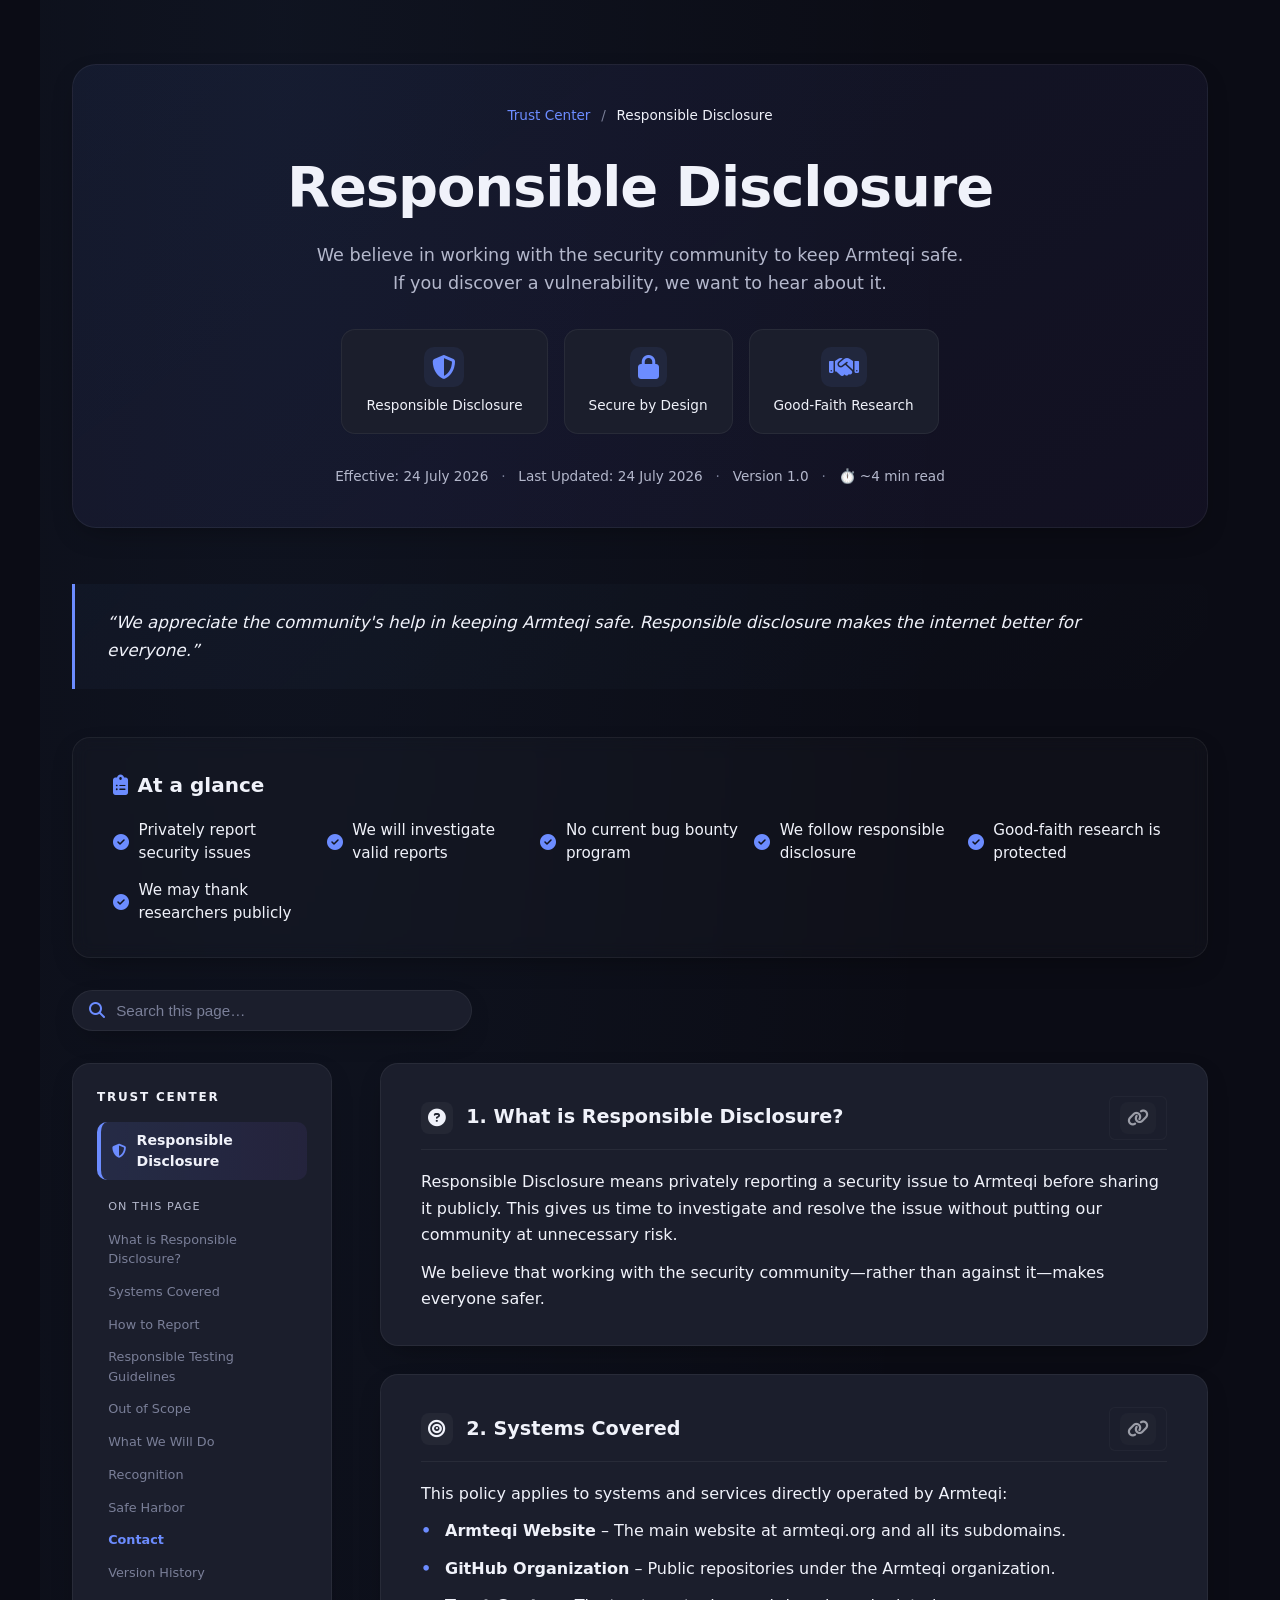
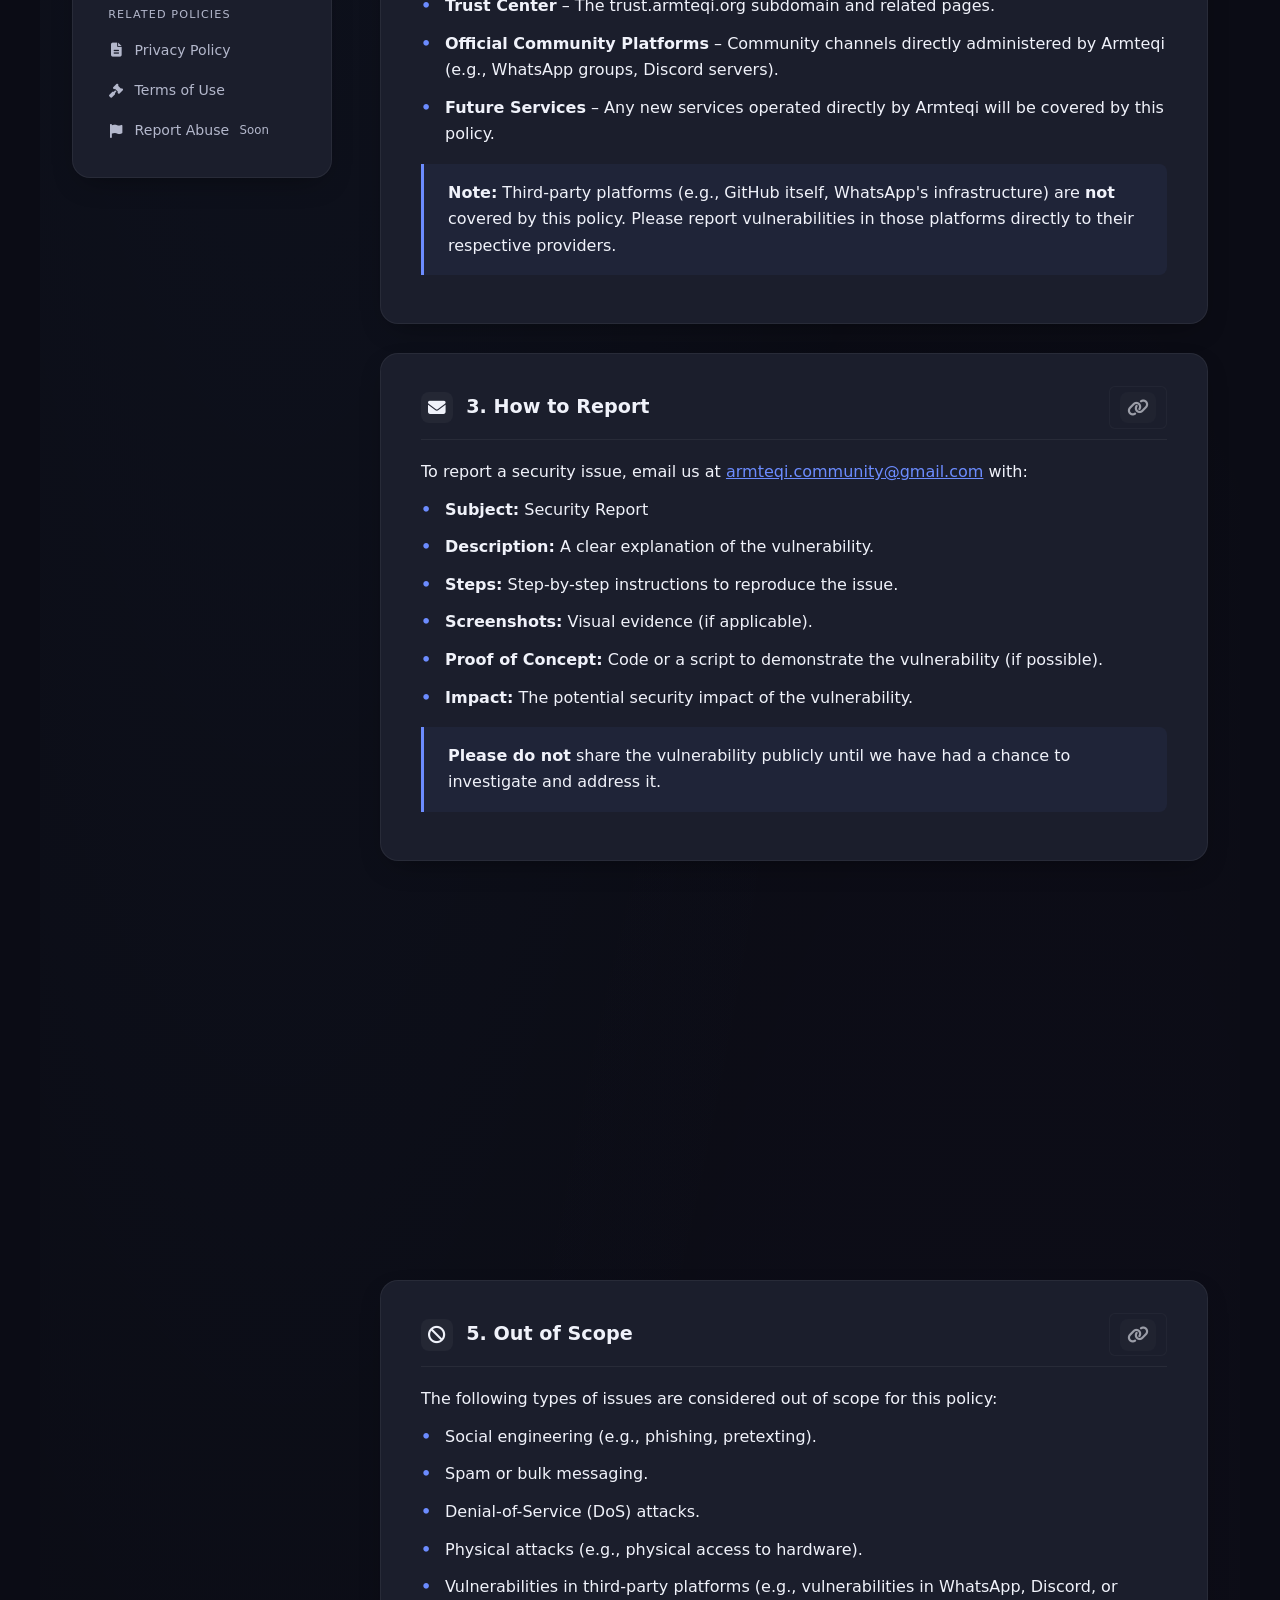
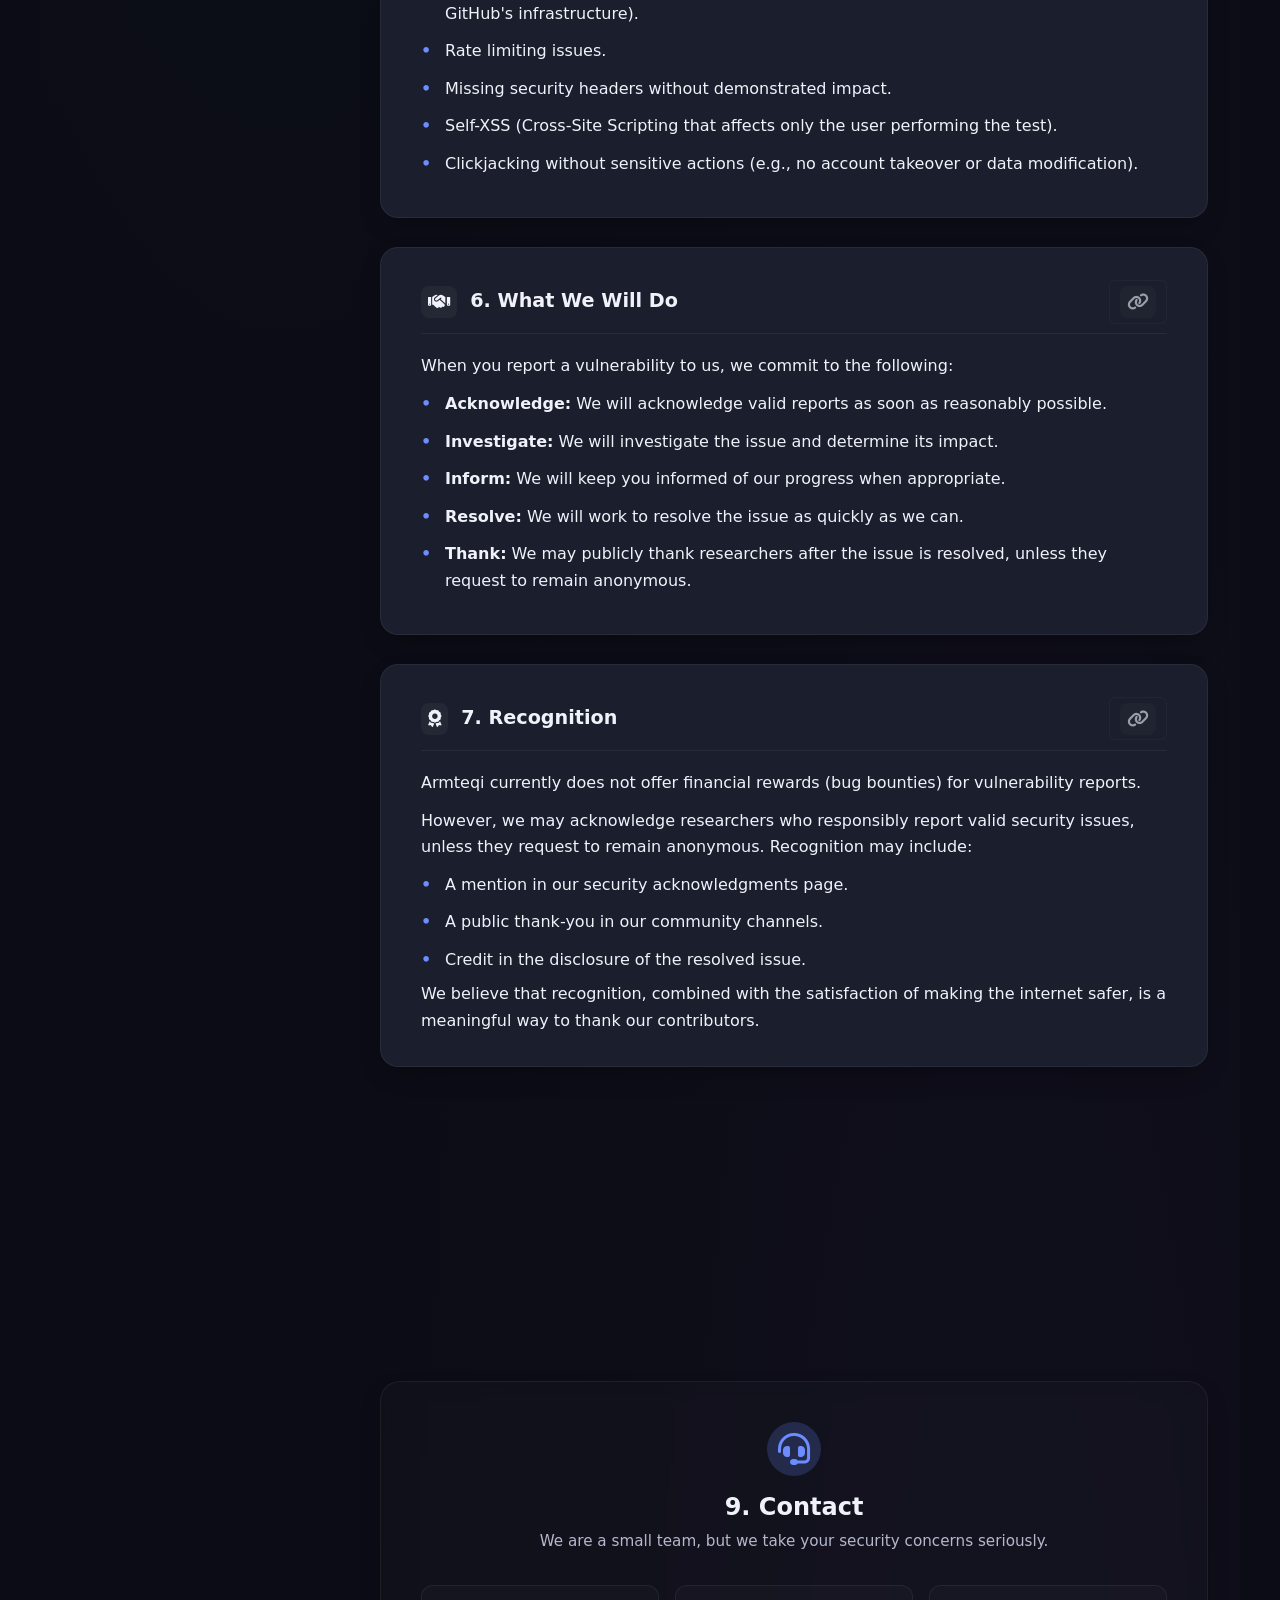
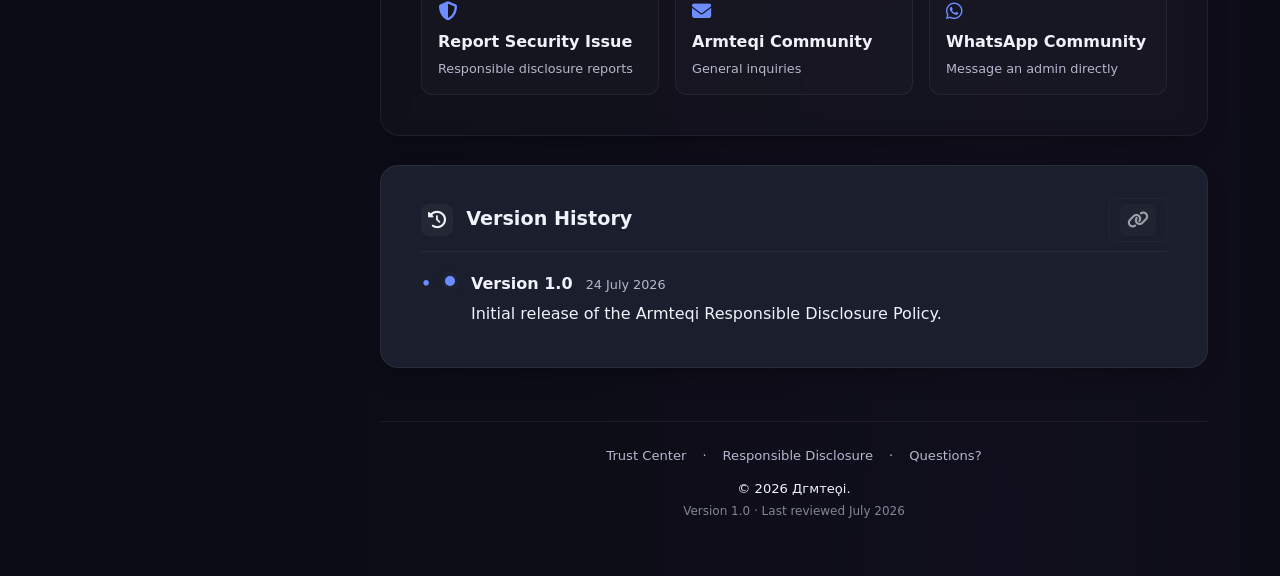
<file: trust/responsible-disclosure.html>
<!DOCTYPE html>
<html lang="en">
<head>
  <meta charset="UTF-8">
  <meta name="viewport" content="width=device-width, initial-scale=1.0">
  <title>Responsible Disclosure · Дгмтеϙі</title>
  <link rel="stylesheet" href="https://cdnjs.cloudflare.com/ajax/libs/font-awesome/6.5.1/css/all.min.css">
  <link rel="stylesheet" href="../assets/css/disclosure.css">
  <link rel="stylesheet" href="../assets/css/theme.css">

</head>
<body>
  <a href="#policy-sections" class="skip-link">Skip to main content</a>

  <main class="trust-page" id="responsible-disclosure">
    <div class="page-progress" id="page-progress" aria-hidden="true"></div>

    <!-- ─── HERO ─── -->
    <header class="tc-hero">
      <div class="hero-breadcrumb">
        <a href="https://armteqi.github.io/website/trust/index.html" class="breadcrumb-link">Trust Center</a>
        <span class="breadcrumb-sep">/</span>
        <span class="breadcrumb-current">Responsible Disclosure</span>
      </div>
      <h1 class="hero-title">Responsible Disclosure</h1>
      <p class="hero-subtitle">
        We believe in working with the security community to keep Armteqi safe.
        If you discover a vulnerability, we want to hear about it.
      </p>
      <div class="trust-badges">
        <div class="trust-badge"><i class="fas fa-shield-alt"></i><span>Responsible Disclosure</span></div>
        <div class="trust-badge"><i class="fas fa-lock"></i><span>Secure by Design</span></div>
        <div class="trust-badge"><i class="fas fa-handshake"></i><span>Good-Faith Research</span></div>
      </div>
      <div class="hero-meta">
        <span>Effective: 24 July 2026</span>
        <span class="meta-divider">·</span>
        <span>Last Updated: 24 July 2026</span>
        <span class="meta-divider">·</span>
        <span>Version 1.0</span>
        <span class="meta-divider">·</span>
        <span>⏱️ ~4 min read</span>
      </div>
    </header>

    <!-- ─── QUOTE ─── -->
    <blockquote class="tc-quote">
      <p>“We appreciate the community's help in keeping Armteqi safe. Responsible disclosure makes the internet better for everyone.”</p>
    </blockquote>

    <!-- ─── AT A GLANCE ─── -->
    <div class="glance-card">
      <h2><i class="fas fa-clipboard-list"></i> At a glance</h2>
      <div class="glance-grid">
        <div class="glance-item"><i class="fas fa-check-circle"></i> Privately report security issues</div>
        <div class="glance-item"><i class="fas fa-check-circle"></i> We will investigate valid reports</div>
        <div class="glance-item"><i class="fas fa-check-circle"></i> No current bug bounty program</div>
        <div class="glance-item"><i class="fas fa-check-circle"></i> We follow responsible disclosure</div>
        <div class="glance-item"><i class="fas fa-check-circle"></i> Good-faith research is protected</div>
        <div class="glance-item"><i class="fas fa-check-circle"></i> We may thank researchers publicly</div>
      </div>
    </div>

    <!-- ─── SEARCH ─── -->
    <div class="search-container" role="search">
      <i class="fas fa-search search-icon" aria-hidden="true"></i>
      <label for="policy-search" class="sr-only">Search policies</label>
      <input type="text" id="policy-search" placeholder="Search this page…" autocomplete="off" aria-label="Search policies">
      <button type="button" class="search-clear" id="search-clear" aria-label="Clear search">✕</button>
      <div id="search-live" class="sr-only" aria-live="polite" aria-atomic="true"></div>
    </div>

    <!-- ─── MOBILE TOC ─── -->
    <details class="mobile-toc" id="mobile-toc">
      <summary><i class="fas fa-list-ul"></i> On this page</summary>
      <nav aria-label="Table of contents">
        <ul>
          <li><a href="#what-is">What is Responsible Disclosure?</a></li>
          <li><a href="#scope">Systems Covered</a></li>
          <li><a href="#reporting">How to Report</a></li>
          <li><a href="#guidelines">Responsible Testing Guidelines</a></li>
          <li><a href="#out-of-scope">Out of Scope</a></li>
          <li><a href="#commitment">What We Will Do</a></li>
          <li><a href="#recognition">Recognition</a></li>
          <li><a href="#safe-harbor">Safe Harbor</a></li>
          <li><a href="#contact">Contact</a></li>
          <li><a href="#timeline">Version History</a></li>
        </ul>
      </nav>
    </details>

    <!-- ─── DESKTOP SIDEBAR + CONTENT ─── -->
    <div class="tc-layout">
      <aside class="tc-sidebar">
        <div class="sidebar-sticky">
          <div class="sidebar-header">Trust Center</div>
          <nav aria-label="Trust Center navigation">
            <a href="#responsible-disclosure" class="sidebar-link active" aria-current="page">
              <i class="fas fa-shield-alt"></i> Responsible Disclosure
            </a>
            <div class="sidebar-section-title">On this page</div>
            <ul class="sidebar-toc" id="sidebar-toc">
              <li><a href="#what-is">What is Responsible Disclosure?</a></li>
              <li><a href="#scope">Systems Covered</a></li>
              <li><a href="#reporting">How to Report</a></li>
              <li><a href="#guidelines">Responsible Testing Guidelines</a></li>
              <li><a href="#out-of-scope">Out of Scope</a></li>
              <li><a href="#commitment">What We Will Do</a></li>
              <li><a href="#recognition">Recognition</a></li>
              <li><a href="#safe-harbor">Safe Harbor</a></li>
              <li><a href="#contact">Contact</a></li>
              <li><a href="#timeline">Version History</a></li>
            </ul>
            <div class="sidebar-section-title">Related Policies</div>
            <a href="https://armteqi.github.io/website/trust/privacy-policy.html" class="sidebar-link"><i class="fas fa-file-alt"></i>Privacy Policy</a>
            <a href="https://armteqi.github.io/website/trust/terms-of-use.html" class="sidebar-link"><i class="fas fa-gavel"></i>Terms of Use</a>
            <span class="sidebar-link disabled"><i class="fas fa-flag"></i> Report Abuse <small>Soon</small></span>
          </nav>
        </div>
      </aside>

      <!-- ─── CONTENT ─── -->
      <div class="tc-content" id="policy-sections" role="main">

        <!-- 1. What is Responsible Disclosure? -->
        <article class="policy-card" id="what-is" aria-labelledby="what-is-heading">
          <div class="card-header">
            <i class="fas fa-question-circle"></i>
            <h2 id="what-is-heading">1. What is Responsible Disclosure?</h2>
            <button class="copy-link-btn" aria-label="Copy link to this section"><i class="fas fa-link"></i></button>
          </div>
          <p>
            Responsible Disclosure means privately reporting a security issue to Armteqi before sharing it publicly. This gives us time to investigate and resolve the issue without putting our community at unnecessary risk.
          </p>
          <p>
            We believe that working with the security community—rather than against it—makes everyone safer.
          </p>
        </article>

        <!-- 2. Systems Covered -->
        <article class="policy-card" id="scope" aria-labelledby="scope-heading">
          <div class="card-header">
            <i class="fas fa-bullseye"></i>
            <h2 id="scope-heading">2. Systems Covered</h2>
            <button class="copy-link-btn" aria-label="Copy link to this section"><i class="fas fa-link"></i></button>
          </div>
          <p>
            This policy applies to systems and services directly operated by Armteqi:
          </p>
          <ul>
            <li><strong>Armteqi Website</strong> – The main website at armteqi.org and all its subdomains.</li>
            <li><strong>GitHub Organization</strong> – Public repositories under the Armteqi organization.</li>
            <li><strong>Trust Center</strong> – The trust.armteqi.org subdomain and related pages.</li>
            <li><strong>Official Community Platforms</strong> – Community channels directly administered by Armteqi (e.g., WhatsApp groups, Discord servers).</li>
            <li><strong>Future Services</strong> – Any new services operated directly by Armteqi will be covered by this policy.</li>
          </ul>
          <div class="highlight-box">
            <p><strong>Note:</strong> Third-party platforms (e.g., GitHub itself, WhatsApp's infrastructure) are <strong>not</strong> covered by this policy. Please report vulnerabilities in those platforms directly to their respective providers.</p>
          </div>
        </article>

        <!-- 3. How to Report -->
        <article class="policy-card" id="reporting" aria-labelledby="reporting-heading">
          <div class="card-header">
            <i class="fas fa-envelope"></i>
            <h2 id="reporting-heading">3. How to Report</h2>
            <button class="copy-link-btn" aria-label="Copy link to this section"><i class="fas fa-link"></i></button>
          </div>
          <p>
            To report a security issue, email us at <a href="mailto:armteqi.community@gmail.com" class="inline-link" style="color:var(--primary); border-bottom:1px solid transparent; transition:border-color 0.2s;">armteqi.community@gmail.com</a> with:
          </p>
          <ul>
            <li><strong>Subject:</strong> Security Report</li>
            <li><strong>Description:</strong> A clear explanation of the vulnerability.</li>
            <li><strong>Steps:</strong> Step-by-step instructions to reproduce the issue.</li>
            <li><strong>Screenshots:</strong> Visual evidence (if applicable).</li>
            <li><strong>Proof of Concept:</strong> Code or a script to demonstrate the vulnerability (if possible).</li>
            <li><strong>Impact:</strong> The potential security impact of the vulnerability.</li>
          </ul>
          <div class="highlight-box">
            <p><strong>Please do not</strong> share the vulnerability publicly until we have had a chance to investigate and address it.</p>
          </div>
        </article>

        <!-- 4. Responsible Testing Guidelines -->
        <article class="policy-card" id="guidelines" aria-labelledby="guidelines-heading">
          <div class="card-header">
            <i class="fas fa-book"></i>
            <h2 id="guidelines-heading">4. Responsible Testing Guidelines</h2>
            <button class="copy-link-btn" aria-label="Copy link to this section"><i class="fas fa-link"></i></button>
          </div>
          <p>Good-faith researchers should follow these principles:</p>
          <ul class="check-list">
            <li><i class="fas fa-check-circle"></i> Avoid damaging or deleting data.</li>
            <li><i class="fas fa-check-circle"></i> Avoid accessing or modifying personal information.</li>
            <li><i class="fas fa-check-circle"></i> Avoid disrupting services for other users.</li>
            <li><i class="fas fa-check-circle"></i> Test only what is necessary to confirm the vulnerability.</li>
            <li><i class="fas fa-check-circle"></i> Keep findings confidential until the issue is resolved.</li>
          </ul>
        </article>

        <!-- 5. Out of Scope -->
        <article class="policy-card" id="out-of-scope" aria-labelledby="out-of-scope-heading">
          <div class="card-header">
            <i class="fas fa-ban"></i>
            <h2 id="out-of-scope-heading">5. Out of Scope</h2>
            <button class="copy-link-btn" aria-label="Copy link to this section"><i class="fas fa-link"></i></button>
          </div>
          <p>
            The following types of issues are considered out of scope for this policy:
          </p>
          <ul>
            <li>Social engineering (e.g., phishing, pretexting).</li>
            <li>Spam or bulk messaging.</li>
            <li>Denial-of-Service (DoS) attacks.</li>
            <li>Physical attacks (e.g., physical access to hardware).</li>
            <li>Vulnerabilities in third-party platforms (e.g., vulnerabilities in WhatsApp, Discord, or GitHub's infrastructure).</li>
            <li>Rate limiting issues.</li>
            <li>Missing security headers without demonstrated impact.</li>
            <li>Self-XSS (Cross-Site Scripting that affects only the user performing the test).</li>
            <li>Clickjacking without sensitive actions (e.g., no account takeover or data modification).</li>
          </ul>
        </article>

        <!-- 6. What We Will Do -->
        <article class="policy-card" id="commitment" aria-labelledby="commitment-heading">
          <div class="card-header">
            <i class="fas fa-handshake"></i>
            <h2 id="commitment-heading">6. What We Will Do</h2>
            <button class="copy-link-btn" aria-label="Copy link to this section"><i class="fas fa-link"></i></button>
          </div>
          <p>
            When you report a vulnerability to us, we commit to the following:
          </p>
          <ul>
            <li><strong>Acknowledge:</strong> We will acknowledge valid reports as soon as reasonably possible.</li>
            <li><strong>Investigate:</strong> We will investigate the issue and determine its impact.</li>
            <li><strong>Inform:</strong> We will keep you informed of our progress when appropriate.</li>
            <li><strong>Resolve:</strong> We will work to resolve the issue as quickly as we can.</li>
            <li><strong>Thank:</strong> We may publicly thank researchers after the issue is resolved, unless they request to remain anonymous.</li>
          </ul>
        </article>

        <!-- 7. Recognition -->
        <article class="policy-card" id="recognition" aria-labelledby="recognition-heading">
          <div class="card-header">
            <i class="fas fa-award"></i>
            <h2 id="recognition-heading">7. Recognition</h2>
            <button class="copy-link-btn" aria-label="Copy link to this section"><i class="fas fa-link"></i></button>
          </div>
          <p>
            Armteqi currently does not offer financial rewards (bug bounties) for vulnerability reports.
          </p>
          <p>
            However, we may acknowledge researchers who responsibly report valid security issues, unless they request to remain anonymous. Recognition may include:
          </p>
          <ul>
            <li>A mention in our security acknowledgments page.</li>
            <li>A public thank-you in our community channels.</li>
            <li>Credit in the disclosure of the resolved issue.</li>
          </ul>
          <p>
            We believe that recognition, combined with the satisfaction of making the internet safer, is a meaningful way to thank our contributors.
          </p>
        </article>

        <!-- 8. Safe Harbor -->
        <article class="policy-card" id="safe-harbor" aria-labelledby="safe-harbor-heading">
          <div class="card-header">
            <i class="fas fa-umbrella"></i>
            <h2 id="safe-harbor-heading">8. Safe Harbor</h2>
            <button class="copy-link-btn" aria-label="Copy link to this section"><i class="fas fa-link"></i></button>
          </div>
          <p>
            If you act in good faith, follow this policy, avoid causing harm, and give us reasonable time to investigate, Armteqi will view your research as a good-faith effort to improve security.
          </p>
          <p>
            We will not take legal action against researchers who comply with these guidelines and act responsibly. We appreciate your help in making Armteqi safer for everyone.
          </p>
        </article>

        <!-- 9. Contact -->
        <article class="contact-premium" id="contact" aria-labelledby="contact-heading">
          <div class="contact-heading">
            <i class="fas fa-headset"></i>
            <h2 id="contact-heading">9. Contact</h2>
            <p>We are a small team, but we take your security concerns seriously.</p>
          </div>
          <div class="contact-options">
            <a href="mailto:armteqi.community@gmail.com" class="contact-option">
              <i class="fas fa-shield-alt"></i>
              <span>Report Security Issue</span>
              <small>Responsible disclosure reports</small>
            </a>
            <a href="mailto:armteqi.community@gmail.com" class="contact-option">
              <i class="fas fa-envelope"></i>
              <span>Armteqi Community</span>
              <small>General inquiries</small>
            </a>
            <a href="https://chat.whatsapp.com/LMZW8ts0gYGBKod3aD4wgj" class="contact-option">
              <i class="fab fa-whatsapp"></i>
              <span>WhatsApp Community</span>
              <small>Message an admin directly</small>
            </a>
          </div>
        </article>

        <!-- 10. Version History -->
        <article class="policy-card" id="timeline" aria-labelledby="timeline-heading">
          <div class="card-header">
            <i class="fas fa-history"></i>
            <h2 id="timeline-heading">Version History</h2>
            <button class="copy-link-btn" aria-label="Copy link to this section"><i class="fas fa-link"></i></button>
          </div>
          <ul class="timeline">
            <li class="timeline-item">
              <span class="timeline-dot"></span>
              <div>
                <strong>Version 1.0</strong> <span class="timeline-date">24 July 2026</span>
                <p>Initial release of the Armteqi Responsible Disclosure Policy.</p>
              </div>
            </li>
          </ul>
        </article>

        <!-- ─── SEARCH EMPTY ─── -->
        <div class="search-empty" id="search-empty">
          <div style="font-size:2rem; margin-bottom:0.5rem;">🔍</div>
          <h3>No matching sections found.</h3>
          <p>Try searching for:</p>
          <ul class="suggested-terms">
            <li><button type="button" class="term-btn">scope</button></li>
            <li><button type="button" class="term-btn">report</button></li>
            <li><button type="button" class="term-btn">safe harbor</button></li>
            <li><button type="button" class="term-btn">guidelines</button></li>
            <li><button type="button" class="term-btn">out of scope</button></li>
          </ul>
        </div>

        <!-- ─── FOOTER ─── -->
        <footer class="legal-notice">
          <div class="footer-links">
            <a href="../trust/index.html">Trust Center</a>
            <span>·</span>
            <a href="#responsible-disclosure">Responsible Disclosure</a>
            <span>·</span>
            <a href="mailto:armteqi.community@gmail.com">Questions?</a>
          </div>
          <p class="copyright">© 2026 Дгмтеϙі.</p>
          <p class="meta-small">Version 1.0 · Last reviewed July 2026</p>
        </footer>
      </div>
    </div>

    <!-- ─── BACK TO TOP ─── -->
    <button id="back-to-top" aria-label="Back to top"><i class="fas fa-arrow-up"></i></button>
  </main>

  <script src="https://armteqi.github.io/website/assets/css/js/disclosure.js" defer></script>
  <Script src="https://armteqi.github.io/website/assets/css/js/theme.js"></Script>
  <script src="https://armteqi.github.io/website/assets/css/js/cookie.js"></script>
</body>
</html>
</file>
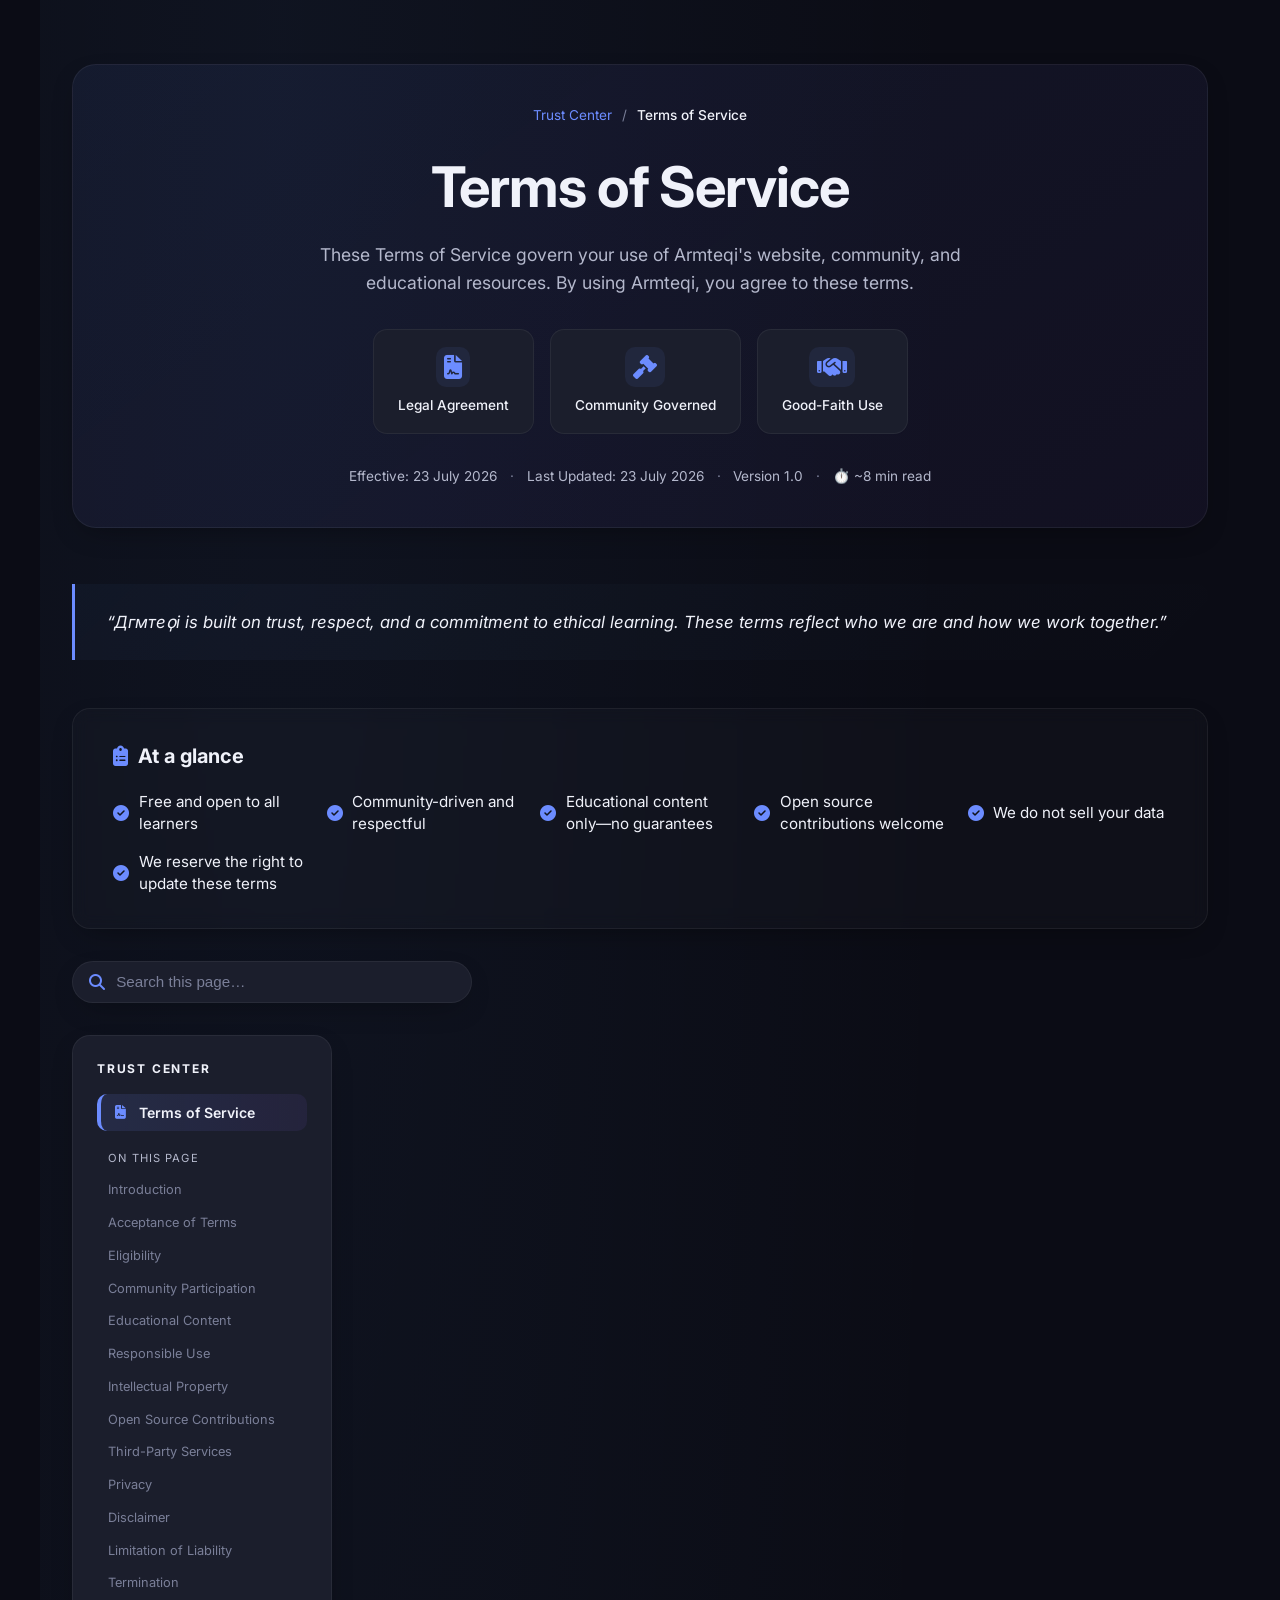
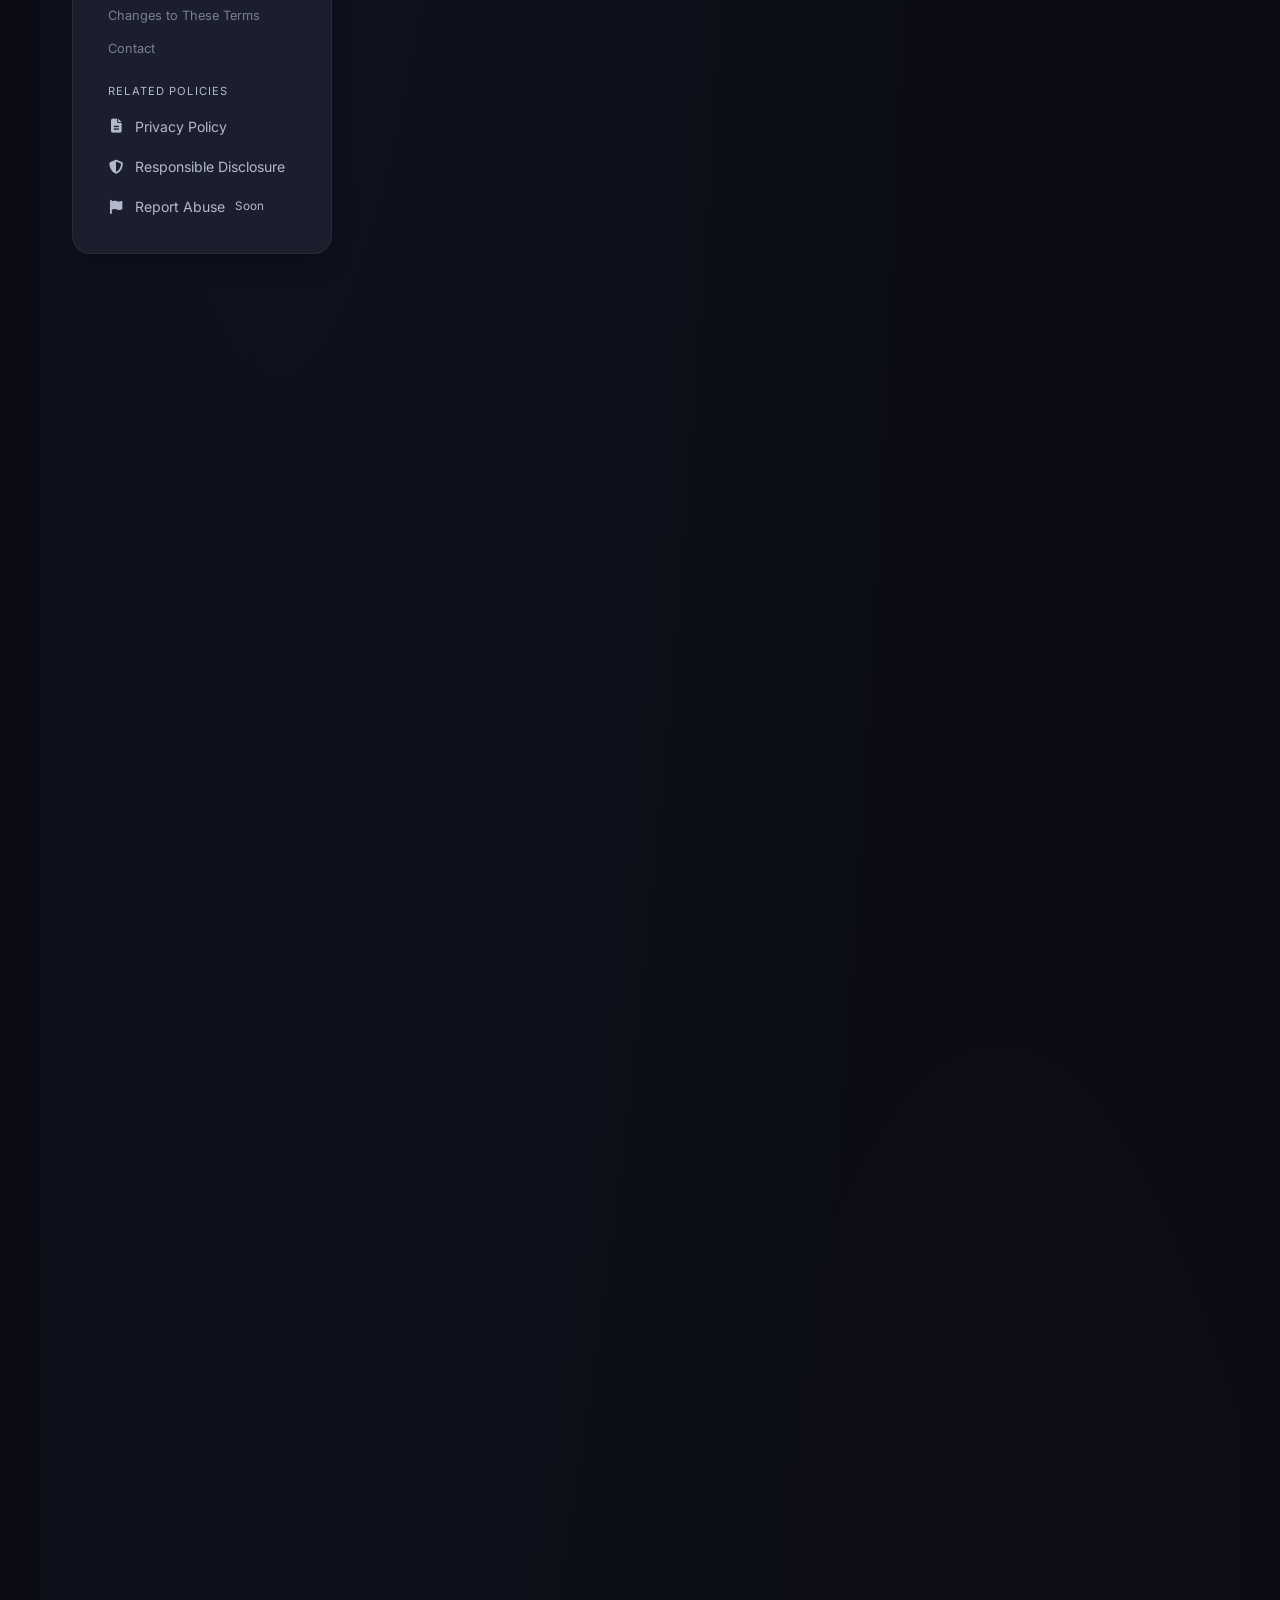
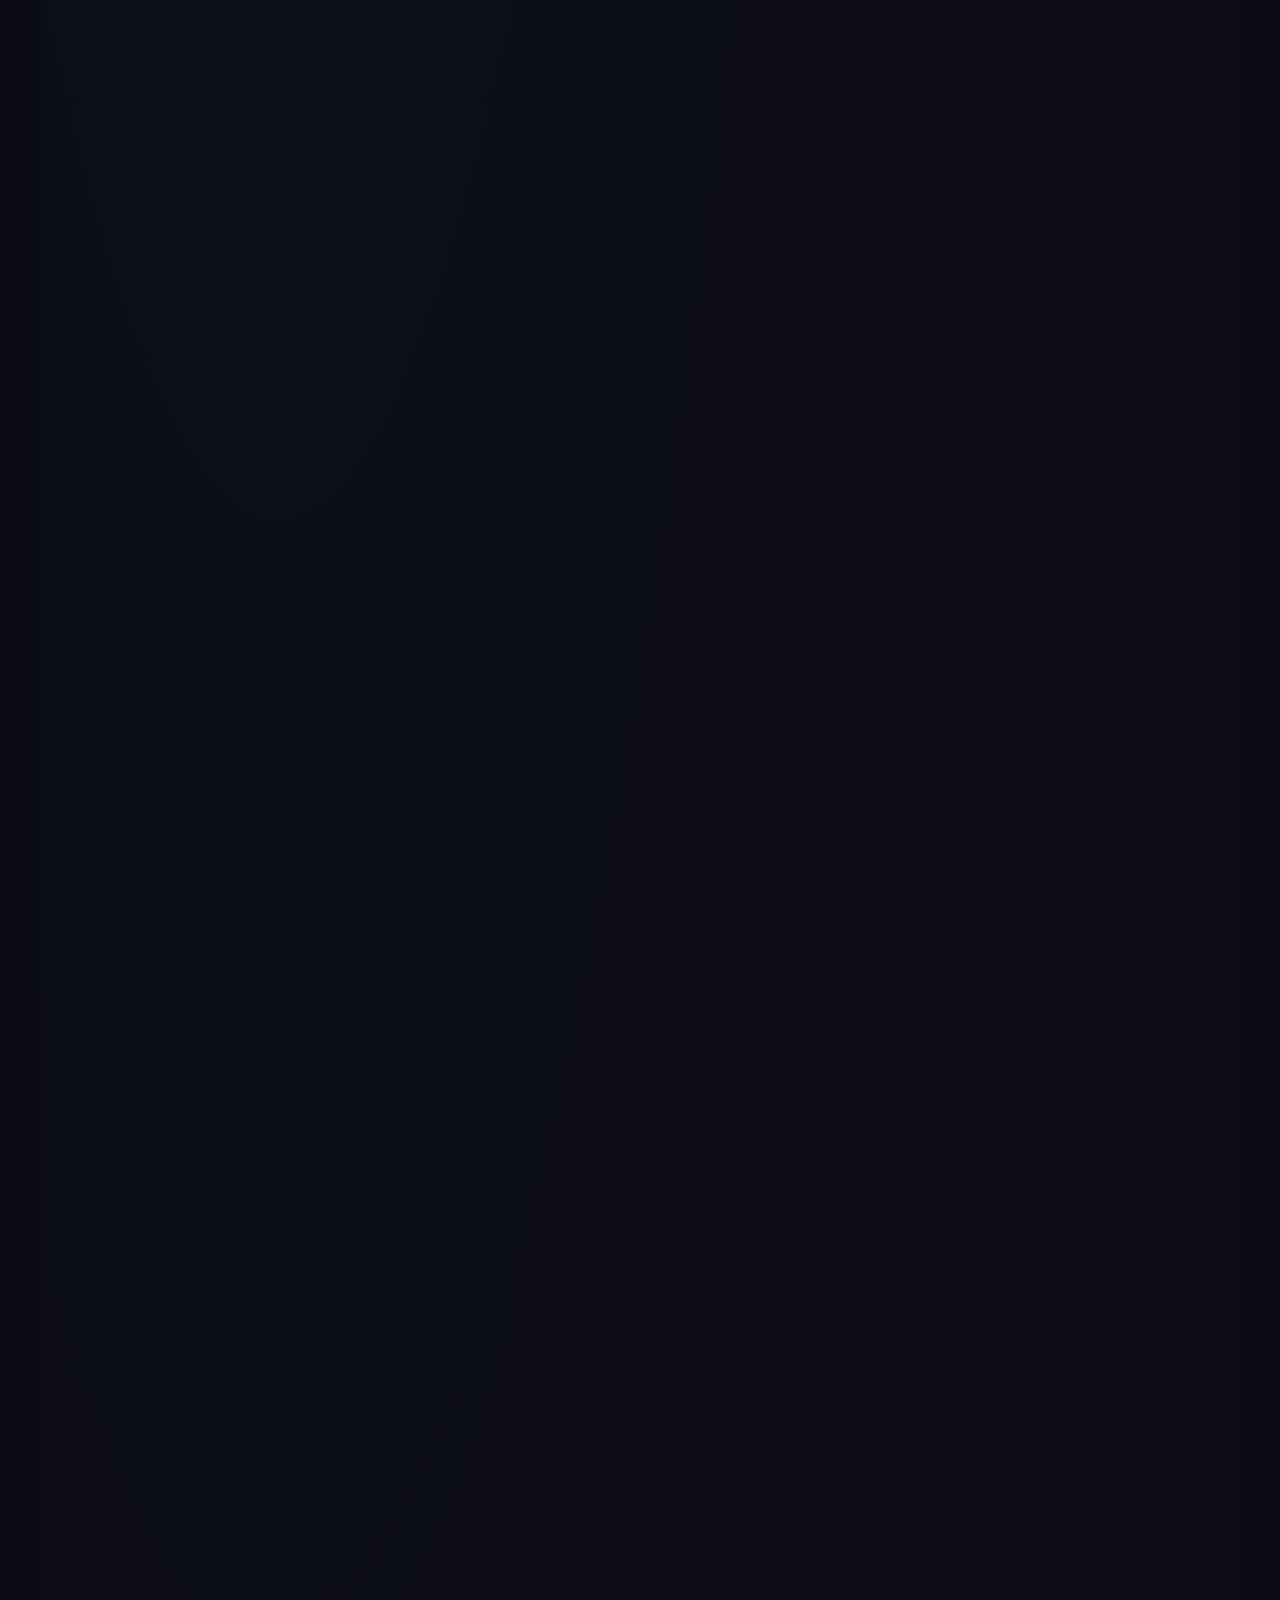
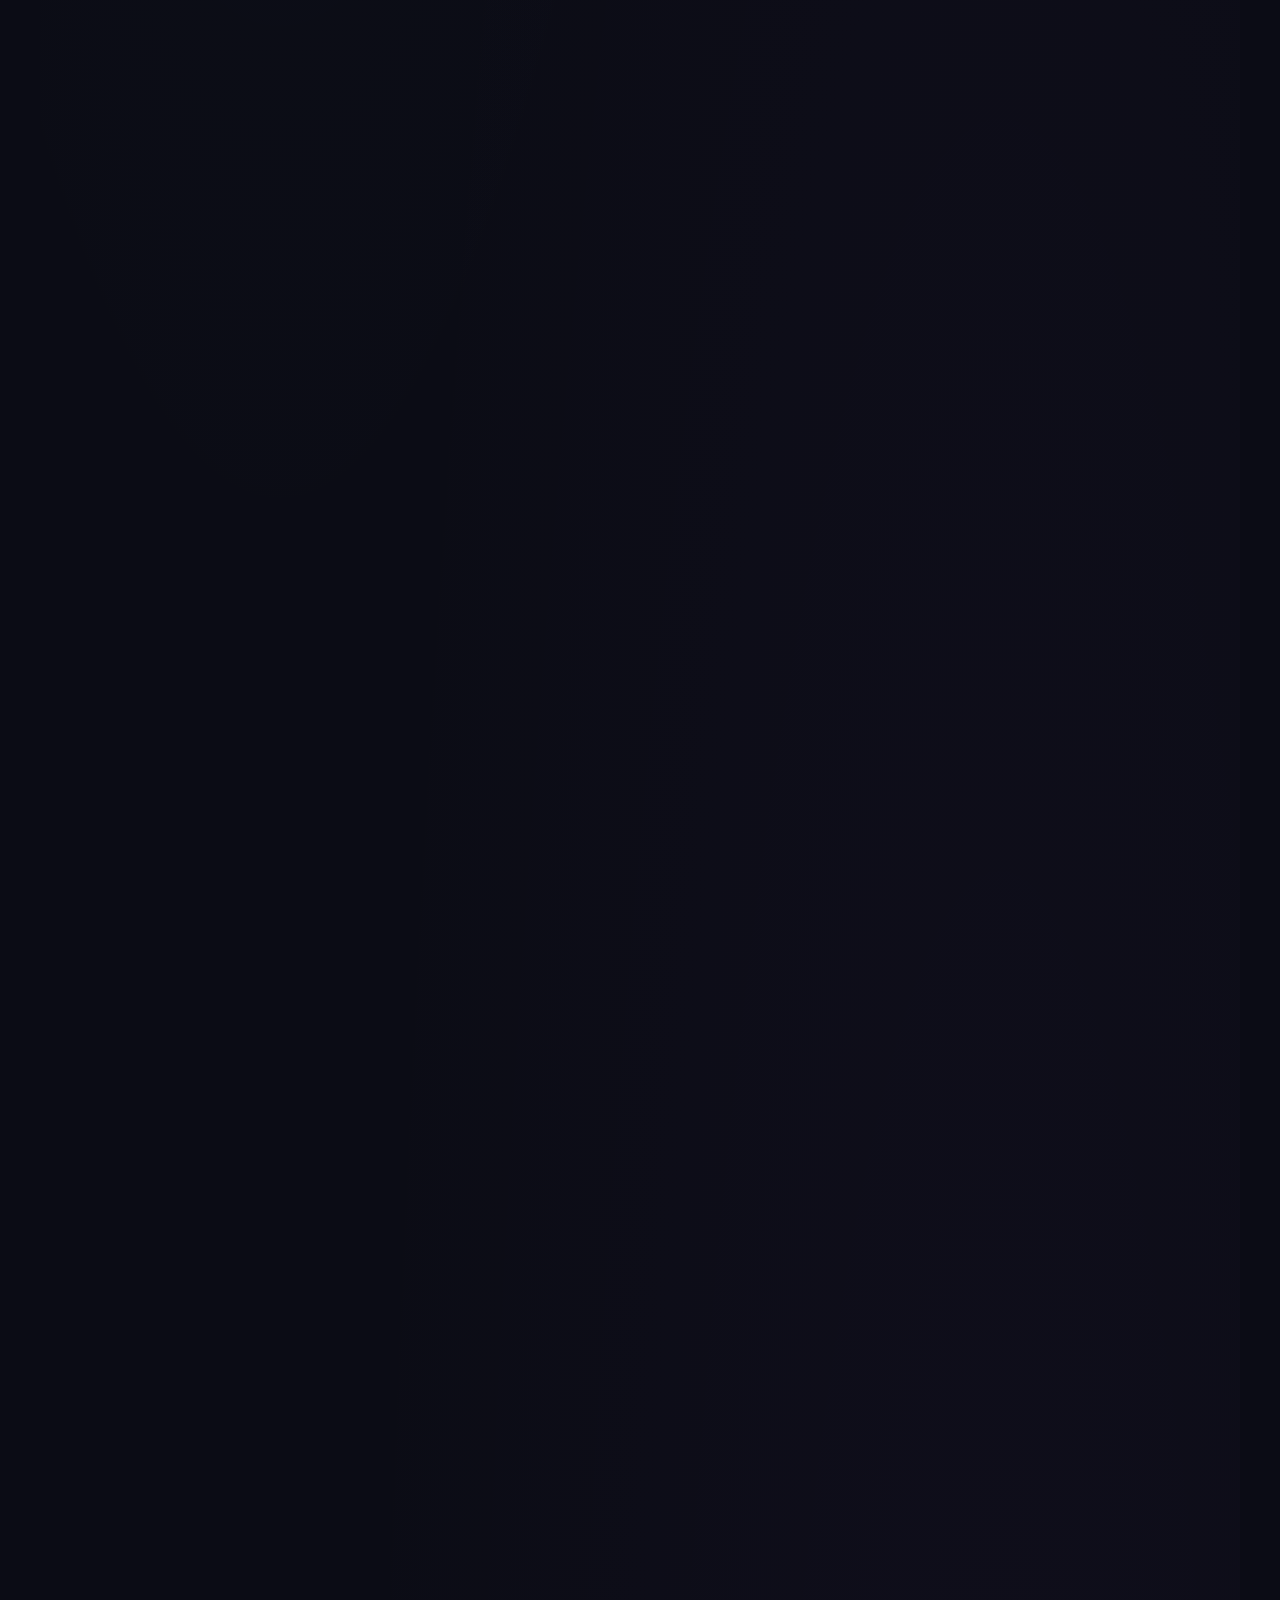
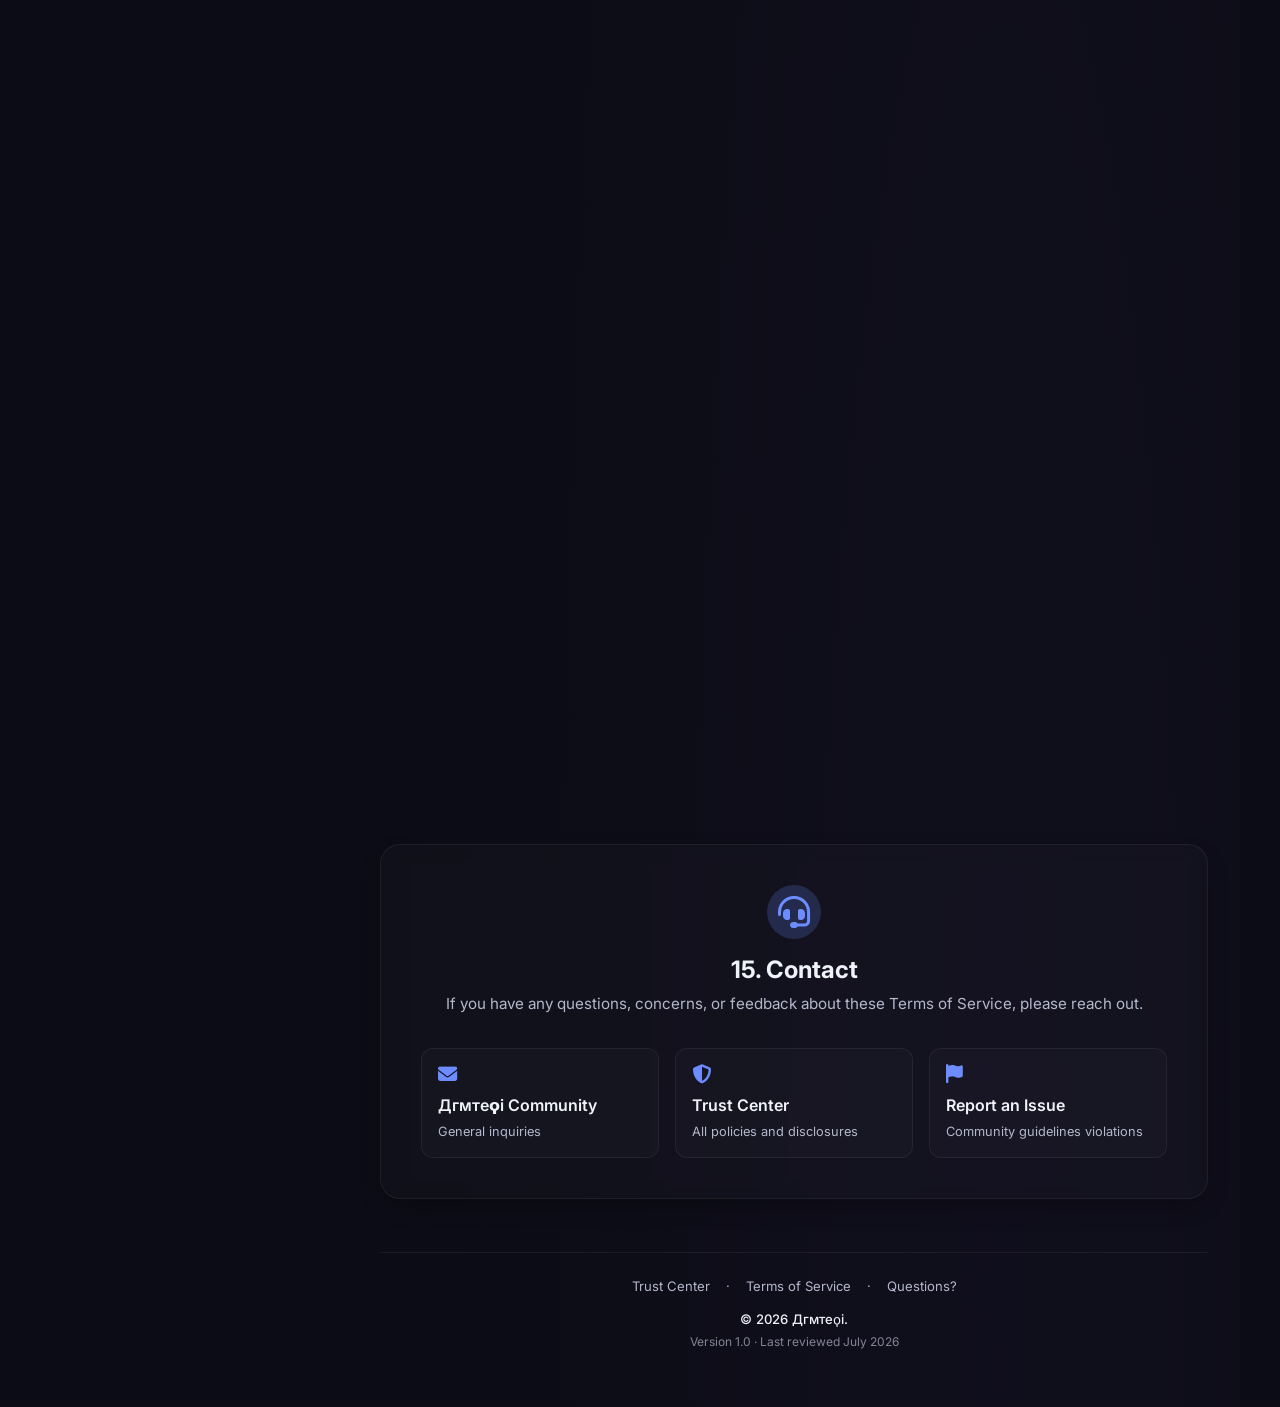
<file: trust/terms-of-use.html>
<!DOCTYPE html>
<html lang="en">
<head>
  <meta charset="UTF-8" />
  <meta name="viewport" content="width=device-width, initial-scale=1.0" />
  <title>Terms of Service · Дгмтеϙі</title>
  <meta name="description" content="Armteqi's Terms of Service – the legal agreement governing your use of our website, community, and educational resources." />
  <link rel="preconnect" href="https://fonts.googleapis.com" />
  <link rel="preconnect" href="https://fonts.gstatic.com" crossorigin />
  <link href="https://fonts.googleapis.com/css2?family=Inter:opsz,wght@14..32,400;14..32,500;14..32,600;14..32,700;14..32,800&display=swap" rel="stylesheet" />
  <link rel="stylesheet" href="https://cdnjs.cloudflare.com/ajax/libs/font-awesome/6.5.1/css/all.min.css" />
  <link rel="stylesheet" href="../assets/css/terms-of-use.css">
  <link rel="stylesheet" href="../assets/css/theme.css">
</head>
<body>
  <a href="#policy-sections" class="skip-link">Skip to main content</a>

  <main class="trust-page" id="terms-of-service">
    <div class="page-progress" id="page-progress" aria-hidden="true"></div>

    <!-- ─── HERO ─── -->
    <header class="tc-hero">
      <div class="hero-breadcrumb">
        <a href="https://armteqi.github.io/website/trust/index.html" class="breadcrumb-link">Trust Center</a>
        <span class="breadcrumb-sep">/</span>
        <span class="breadcrumb-current">Terms of Service</span>
      </div>
      <h1 class="hero-title">Terms of Service</h1>
      <p class="hero-subtitle">
        These Terms of Service govern your use of Armteqi's website, community, and educational resources.
        By using Armteqi, you agree to these terms.
      </p>
      <div class="trust-badges">
        <div class="trust-badge"><i class="fas fa-file-contract"></i><span>Legal Agreement</span></div>
        <div class="trust-badge"><i class="fas fa-gavel"></i><span>Community Governed</span></div>
        <div class="trust-badge"><i class="fas fa-handshake"></i><span>Good-Faith Use</span></div>
      </div>
      <div class="hero-meta">
        <span>Effective: 23 July 2026</span>
        <span class="meta-divider">·</span>
        <span>Last Updated: 23 July 2026</span>
        <span class="meta-divider">·</span>
        <span>Version 1.0</span>
        <span class="meta-divider">·</span>
        <span>⏱️ ~8 min read</span>
      </div>
    </header>

    <!-- ─── QUOTE ─── -->
    <blockquote class="tc-quote">
      <p>“Дгмтеϙі is built on trust, respect, and a commitment to ethical learning. These terms reflect who we are and how we work together.”</p>
    </blockquote>

    <!-- ─── AT A GLANCE ─── -->
    <div class="glance-card">
      <h2><i class="fas fa-clipboard-list"></i> At a glance</h2>
      <div class="glance-grid">
        <div class="glance-item"><i class="fas fa-check-circle"></i> Free and open to all learners</div>
        <div class="glance-item"><i class="fas fa-check-circle"></i> Community-driven and respectful</div>
        <div class="glance-item"><i class="fas fa-check-circle"></i> Educational content only—no guarantees</div>
        <div class="glance-item"><i class="fas fa-check-circle"></i> Open source contributions welcome</div>
        <div class="glance-item"><i class="fas fa-check-circle"></i> We do not sell your data</div>
        <div class="glance-item"><i class="fas fa-check-circle"></i> We reserve the right to update these terms</div>
      </div>
    </div>

    <!-- ─── SEARCH ─── -->
    <div class="search-container" role="search">
      <i class="fas fa-search search-icon" aria-hidden="true"></i>
      <label for="policy-search" class="sr-only">Search policies</label>
      <input type="text" id="policy-search" placeholder="Search this page…" autocomplete="off" aria-label="Search policies">
      <button type="button" class="search-clear" id="search-clear" aria-label="Clear search">✕</button>
      <div id="search-live" class="sr-only" aria-live="polite" aria-atomic="true"></div>
    </div>

    <!-- ─── MOBILE TOC ─── -->
    <details class="mobile-toc" id="mobile-toc">
      <summary><i class="fas fa-list-ul"></i> On this page</summary>
      <nav aria-label="Table of contents">
        <ul>
          <li><a href="#introduction">Introduction</a></li>
          <li><a href="#acceptance">Acceptance of Terms</a></li>
          <li><a href="#eligibility">Eligibility</a></li>
          <li><a href="#community">Community Participation</a></li>
          <li><a href="#educational">Educational Content</a></li>
          <li><a href="#responsible-use">Responsible Use</a></li>
          <li><a href="#ip">Intellectual Property</a></li>
          <li><a href="#contributions">Open Source Contributions</a></li>
          <li><a href="#third-party">Third-Party Services</a></li>
          <li><a href="#privacy">Privacy</a></li>
          <li><a href="#disclaimer">Disclaimer</a></li>
          <li><a href="#liability">Limitation of Liability</a></li>
          <li><a href="#termination">Termination</a></li>
          <li><a href="#changes">Changes to These Terms</a></li>
          <li><a href="#contact">Contact</a></li>
        </ul>
      </nav>
    </details>

    <!-- ─── DESKTOP SIDEBAR + CONTENT ─── -->
    <div class="tc-layout">
      <aside class="tc-sidebar">
        <div class="sidebar-sticky">
          <div class="sidebar-header">Trust Center</div>
          <nav aria-label="Trust Center navigation">
            <a href="#terms-of-service" class="sidebar-link active" aria-current="page">
              <i class="fas fa-file-contract"></i> Terms of Service
            </a>
            <div class="sidebar-section-title">On this page</div>
            <ul class="sidebar-toc" id="sidebar-toc">
              <li><a href="#introduction">Introduction</a></li>
              <li><a href="#acceptance">Acceptance of Terms</a></li>
              <li><a href="#eligibility">Eligibility</a></li>
              <li><a href="#community">Community Participation</a></li>
              <li><a href="#educational">Educational Content</a></li>
              <li><a href="#responsible-use">Responsible Use</a></li>
              <li><a href="#ip">Intellectual Property</a></li>
              <li><a href="#contributions">Open Source Contributions</a></li>
              <li><a href="#third-party">Third-Party Services</a></li>
              <li><a href="#privacy">Privacy</a></li>
              <li><a href="#disclaimer">Disclaimer</a></li>
              <li><a href="#liability">Limitation of Liability</a></li>
              <li><a href="#termination">Termination</a></li>
              <li><a href="#changes">Changes to These Terms</a></li>
              <li><a href="#contact">Contact</a></li>
            </ul>
            <div class="sidebar-section-title">Related Policies</div>
            <a href="https://armteqi.github.io/website/trust/privay-policy.html" class="sidebar-link"><i class="fas fa-file-alt"></i>Privacy Policy</a>
            <a href="https://armteqi.github.io/website/trust/responsible-disclosure.html" class="sidebar-link"><i class="fas fa-shield-alt"></i>Responsible Disclosure</a>
            <span class="sidebar-link disabled"><i class="fas fa-flag"></i> Report Abuse <small>Soon</small></span>
          </nav>
        </div>
      </aside>

      <!-- ─── CONTENT ─── -->
      <div class="tc-content" id="policy-sections" role="main">

        <!-- 1. Introduction -->
        <article class="policy-card" id="introduction" aria-labelledby="introduction-heading">
          <div class="card-header">
            <i class="fas fa-info-circle"></i>
            <h2 id="introduction-heading">1. Introduction</h2>
            <button class="copy-link-btn" aria-label="Copy link to this section"><i class="fas fa-link"></i></button>
          </div>
          <p>
            Welcome to Armteqi! We are a student-led, non-profit technology community dedicated to making
            quality education accessible through free programs, open-source projects, and peer learning.
          </p>
          <p>
            These Terms of Service ("Terms") form the legal agreement between you and Armteqi. They
            explain your rights and responsibilities when using our website, participating in our community,
            and accessing our educational resources.
          </p>
          <p>
            Please read these Terms carefully. If you do not agree with any part of these Terms,
            you should not use Armteqi.
          </p>
        </article>

        <!-- 2. Acceptance of Terms -->
        <article class="policy-card" id="acceptance" aria-labelledby="acceptance-heading">
          <div class="card-header">
            <i class="fas fa-scale-balanced"></i>
            <h2 id="acceptance-heading">2. Acceptance of Terms</h2>
            <button class="copy-link-btn" aria-label="Copy link to this section"><i class="fas fa-link"></i></button>
          </div>
          <p>
            By accessing or using the Armteqi website, participating in our community (including but not
            limited to Discord, WhatsApp, GitHub, and in-person events), or using any of our educational
            resources, you agree to be bound by these Terms.
          </p>
          <div class="highlight-box">
            <p>
              <strong>Organization use:</strong> If you are using Armteqi on behalf of an organization,
              you represent that you have the authority to bind that organization to these Terms.
            </p>
          </div>
          <p>
            These Terms apply in addition to our <a href="#" class="inline-link">Privacy Policy</a>
            and <a href="#" class="inline-link">Cookie Policy</a>, which are incorporated by reference.
          </p>
        </article>

        <!-- 3. Eligibility -->
        <article class="policy-card" id="eligibility" aria-labelledby="eligibility-heading">
          <div class="card-header">
            <i class="fas fa-user-check"></i>
            <h2 id="eligibility-heading">3. Eligibility</h2>
            <button class="copy-link-btn" aria-label="Copy link to this section"><i class="fas fa-link"></i></button>
          </div>
          <p>
            Armteqi is open to anyone interested in learning technology, regardless of age, background,
            or experience level. However, you must be at least 13 years old to use our services.
          </p>
          <div class="highlight-box">
            <p>
              <strong>Parental guidance:</strong> If you are under the age of majority in your jurisdiction,
              you should use Armteqi with the guidance and consent of a parent or legal guardian. The
              parent or guardian assumes responsibility for your use of Armteqi.
            </p>
          </div>
          <p>
            By using Armteqi, you represent that you meet these eligibility requirements.
          </p>
        </article>

        <!-- 4. Community Participation -->
        <article class="policy-card" id="community" aria-labelledby="community-heading">
          <div class="card-header">
            <i class="fas fa-users"></i>
            <h2 id="community-heading">4. Community Participation</h2>
            <button class="copy-link-btn" aria-label="Copy link to this section"><i class="fas fa-link"></i></button>
          </div>
          <p>
            Armteqi is a community built on respect, collaboration, and learning. All members are expected
            to follow our <a href="#" class="inline-link">Code of Conduct</a>, which sets out the
            standards for behavior in all community spaces.
          </p>
          <p>
            By participating in the Armteqi community, you agree to:
          </p>
          <ul>
            <li>Treat others with respect and kindness</li>
            <li>Help maintain a safe, inclusive, and supportive environment</li>
            <li>Follow the instructions of community moderators and organizers</li>
            <li>Use community resources responsibly and ethically</li>
          </ul>
          <div class="highlight-box">
            <p>
              <strong>Enforcement:</strong> Violation of the Code of Conduct may result in temporary
              or permanent suspension from Armteqi, as outlined in our enforcement policy.
            </p>
          </div>
        </article>

        <!-- 5. Educational Content -->
        <article class="policy-card" id="educational" aria-labelledby="educational-heading">
          <div class="card-header">
            <i class="fas fa-book-open"></i>
            <h2 id="educational-heading">5. Educational Content</h2>
            <button class="copy-link-btn" aria-label="Copy link to this section"><i class="fas fa-link"></i></button>
          </div>
          <p>
            Armteqi provides educational materials, including articles, tutorials, workshops,
            bootcamps, and open-source projects, for <strong>educational and informational purposes only</strong>.
          </p>
          <div class="highlight-box">
            <p>
              <strong>No guarantee of accuracy:</strong> While we strive to provide accurate and up-to-date
              information, we do not guarantee that our content is error-free, complete, or suitable for
              any particular purpose.
            </p>
          </div>
          <div class="highlight-box" style="border-left-color: var(--secondary); background: rgba(139, 92, 246, 0.06);">
            <p>
              <strong>No guarantee of outcomes:</strong> Participation in Armteqi does not guarantee
              certification, employment, admission to any program, or any specific outcome.
              Your success depends on your own effort, ability, and circumstances.
            </p>
          </div>
          <p>
            The educational content provided by Armteqi is not a substitute for professional advice.
            If you require legal, financial, or other professional advice, you should consult a
            qualified professional.
          </p>
        </article>

        <!-- 6. Responsible Use -->
        <article class="policy-card" id="responsible-use" aria-labelledby="responsible-use-heading">
          <div class="card-header">
            <i class="fas fa-shield-alt"></i>
            <h2 id="responsible-use-heading">6. Responsible Use</h2>
            <button class="copy-link-btn" aria-label="Copy link to this section"><i class="fas fa-link"></i></button>
          </div>
          <p>
            Armteqi is committed to ethical technology education. You agree to use Armteqi and the
            knowledge you gain through our community <strong>lawfully, ethically, and responsibly</strong>.
          </p>
          <div class="highlight-box">
            <p>
              <strong>Responsible Security Use:</strong> Armteqi provides cybersecurity education
              solely for lawful, ethical, and defensive purposes. Members must <strong>not</strong>
              use community resources or knowledge gained through Armteqi to conduct unauthorized
              access, attacks, or any activity that violates applicable laws or the rights of others.
            </p>
          </div>
          <p>
            Specifically, you agree not to:
          </p>
          <ul>
            <li>Use Armteqi for any illegal, fraudulent, or malicious purpose</li>
            <li>Attempt to gain unauthorized access to Armteqi systems or data</li>
            <li>Interfere with the operation of Armteqi or its infrastructure</li>
            <li>Distribute malware, viruses, or other harmful code</li>
            <li>Engage in any activity that harms, disrupts, or exploits the Armteqi community or its members</li>
          </ul>
          <p>
            We reserve the right to investigate and report any suspected illegal activity to
            appropriate authorities.
          </p>
        </article>

        <!-- 7. Intellectual Property -->
        <article class="policy-card" id="ip" aria-labelledby="ip-heading">
          <div class="card-header">
            <i class="fas fa-copyright"></i>
            <h2 id="ip-heading">7. Intellectual Property</h2>
            <button class="copy-link-btn" aria-label="Copy link to this section"><i class="fas fa-link"></i></button>
          </div>
          <p>
            Armteqi's name, logo, branding, and original content (including but not limited to text,
            graphics, and design) are the intellectual property of Armteqi and its contributors.
            You may not use them without prior written permission, except as expressly permitted.
          </p>
          <p>
            Third-party content, including open-source software, is governed by its respective licenses.
            You are responsible for respecting those licenses when using or redistributing such content.
          </p>
          <p>
            When you contribute to Armteqi's open-source projects, you retain ownership of your
            contributions, but you grant Armteqi and its users a license to use, modify, and distribute
            your contributions under the terms of the project's license.
          </p>
        </article>

        <!-- 8. Open Source Contributions -->
        <article class="policy-card" id="contributions" aria-labelledby="contributions-heading">
          <div class="card-header">
            <i class="fas fa-code"></i>
            <h2 id="contributions-heading">8. Open Source Contributions</h2>
            <button class="copy-link-btn" aria-label="Copy link to this section"><i class="fas fa-link"></i></button>
          </div>
          <p>
            Armteqi encourages contributions to our open-source projects. When you contribute, you
            agree to comply with the project's license terms and code of conduct.
          </p>
          <p>
            Contributions may be used, modified, or distributed by Armteqi or other contributors
            in accordance with the applicable license. You are responsible for ensuring that your
            contributions do not infringe on the rights of others.
          </p>
          <div class="highlight-box">
            <p>
              <strong>Voluntary contribution:</strong> By contributing, you acknowledge that your
              contributions are made on a voluntary basis and that you do not expect compensation
              or recognition beyond what is customarily provided.
            </p>
          </div>
        </article>

        <!-- 9. Third-Party Services -->
        <article class="policy-card" id="third-party" aria-labelledby="third-party-heading">
          <div class="card-header">
            <i class="fas fa-plug"></i>
            <h2 id="third-party-heading">9. Third-Party Services</h2>
            <button class="copy-link-btn" aria-label="Copy link to this section"><i class="fas fa-link"></i></button>
          </div>
          <p>
            Armteqi integrates with third-party platforms and services, such as GitHub, Discord,
            LinkedIn, and WhatsApp. These services are governed by their own terms and policies,
            and Armteqi is not responsible for their content, functionality, or privacy practices.
          </p>
          <p>
            When you use these third-party services through Armteqi, you agree to comply with their
            respective terms of service. Armteqi does not endorse or control these services and
            disclaims all liability related to your use of them.
          </p>
        </article>

        <!-- 10. Privacy -->
        <article class="policy-card" id="privacy" aria-labelledby="privacy-heading">
          <div class="card-header">
            <i class="fas fa-user-shield"></i>
            <h2 id="privacy-heading">10. Privacy</h2>
            <button class="copy-link-btn" aria-label="Copy link to this section"><i class="fas fa-link"></i></button>
          </div>
          <p>
            Armteqi respects your privacy and handles your personal data in accordance with our
            <a href="#" class="inline-link">Privacy Policy</a> and
            <a href="#" class="inline-link">Cookie Policy</a>. By using Armteqi, you consent to
            the collection and use of your data as described in those policies.
          </p>
        </article>

        <!-- 11. Disclaimer -->
        <article class="policy-card" id="disclaimer" aria-labelledby="disclaimer-heading">
          <div class="card-header">
            <i class="fas fa-triangle-exclamation"></i>
            <h2 id="disclaimer-heading">11. Disclaimer</h2>
            <button class="copy-link-btn" aria-label="Copy link to this section"><i class="fas fa-link"></i></button>
          </div>
          <p>
            Armteqi provides its services, content, and resources on an <strong>"as is"</strong> and
            <strong>"as available"</strong> basis, without any warranties of any kind, express or implied.
          </p>
          <p>
            To the fullest extent permitted by law, Armteqi disclaims all warranties, including but not
            limited to implied warranties of merchantability, fitness for a particular purpose, and
            non-infringement.
          </p>
          <p>
            Armteqi does not warrant that its services will be uninterrupted, error-free, secure, or
            free from viruses or other harmful components. You assume all risks associated with your
            use of Armteqi.
          </p>
          <div class="highlight-box">
            <p>
              <strong>Not professional advice:</strong> The information provided by Armteqi is for
              educational purposes only and is not intended as legal, financial, professional, or
              other advice. You should consult a qualified professional for advice specific to your
              situation.
            </p>
          </div>
        </article>

        <!-- 12. Limitation of Liability -->
        <article class="policy-card" id="liability" aria-labelledby="liability-heading">
          <div class="card-header">
            <i class="fas fa-gavel"></i>
            <h2 id="liability-heading">12. Limitation of Liability</h2>
            <button class="copy-link-btn" aria-label="Copy link to this section"><i class="fas fa-link"></i></button>
          </div>
          <p>
            To the maximum extent permitted by applicable law, Armteqi and its affiliates, contributors,
            volunteers, and organizers shall not be liable for any indirect, incidental, special,
            consequential, or punitive damages, including but not limited to loss of profits, data,
            or goodwill, arising from your use of Armteqi, even if we have been advised of the
            possibility of such damages.
          </p>
          <p>
            In no event shall Armteqi's total liability to you exceed the amount you have paid to
            Armteqi (if any) or $100, whichever is less.
          </p>
          <div class="highlight-box">
            <p>
              <strong>Jurisdictional limitations:</strong> Some jurisdictions do not allow the
              exclusion or limitation of certain liabilities, so these limitations may not apply to you.
            </p>
          </div>
        </article>

        <!-- 13. Termination -->
        <article class="policy-card" id="termination" aria-labelledby="termination-heading">
          <div class="card-header">
            <i class="fas fa-ban"></i>
            <h2 id="termination-heading">13. Termination</h2>
            <button class="copy-link-btn" aria-label="Copy link to this section"><i class="fas fa-link"></i></button>
          </div>
          <p>
            Armteqi reserves the right to suspend or terminate your access to our services, community,
            and resources at any time, with or without notice, for any reason, including but not limited
            to violations of these Terms or the Code of Conduct.
          </p>
          <p>
            Upon termination, your right to use Armteqi will immediately cease. However, any sections
            of these Terms that by their nature should survive termination will remain in effect,
            including but not limited to Intellectual Property, Disclaimer, and Limitation of Liability.
          </p>
          <p>
            You may also terminate your participation in Armteqi at any time by discontinuing use of
            our services and requesting removal of your data in accordance with our Privacy Policy.
          </p>
        </article>

        <!-- 14. Changes to These Terms -->
        <article class="policy-card" id="changes" aria-labelledby="changes-heading">
          <div class="card-header">
            <i class="fas fa-edit"></i>
            <h2 id="changes-heading">14. Changes to These Terms</h2>
            <button class="copy-link-btn" aria-label="Copy link to this section"><i class="fas fa-link"></i></button>
          </div>
          <p>
            Armteqi may revise these Terms of Service from time to time to reflect changes in our
            services, legal requirements, or community needs. The most current version will always be
            available in our <a href="#" class="inline-link">Trust Center</a>.
          </p>
          <p>
            If we make material changes, we will notify you through our website, community channels,
            or email (if we have your contact information). Your continued use of Armteqi after the
            changes become effective constitutes your acceptance of the revised Terms.
          </p>
          <p>
            We encourage you to review these Terms periodically to stay informed of any updates.
          </p>
        </article>

        <!-- 15. Contact -->
        <article class="contact-premium" id="contact" aria-labelledby="contact-heading">
          <div class="contact-heading">
            <i class="fas fa-headset"></i>
            <h2 id="contact-heading">15. Contact</h2>
            <p>If you have any questions, concerns, or feedback about these Terms of Service, please reach out.</p>
          </div>
          <div class="contact-options">
            <a href="mailto:armteqi.community@gmail.com" class="contact-option">
              <i class="fas fa-envelope"></i>
              <span>Дгмтеϙі Community</span>
              <small>General inquiries</small>
            </a>
            <a href="https://armteqi.github.io/website/trust/index.html" class="contact-option">
              <i class="fas fa-shield-alt"></i>
              <span>Trust Center</span>
              <small>All policies and disclosures</small>
            </a>
            <a href="#" class="contact-option">
              <i class="fas fa-flag"></i>
              <span>Report an Issue</span>
              <small>Community guidelines violations</small>
            </a>
          </div>
        </article>

        <!-- ─── SEARCH EMPTY ─── -->
        <div class="search-empty" id="search-empty">
          <div style="font-size:2rem; margin-bottom:0.5rem;">🔍</div>
          <h3>No matching sections found.</h3>
          <p>Try searching for:</p>
          <ul class="suggested-terms">
            <li><button type="button" class="term-btn">privacy</button></li>
            <li><button type="button" class="term-btn">liability</button></li>
            <li><button type="button" class="term-btn">termination</button></li>
            <li><button type="button" class="term-btn">community</button></li>
            <li><button type="button" class="term-btn">intellectual property</button></li>
          </ul>
        </div>

        <!-- ─── FOOTER ─── -->
        <footer class="legal-notice">
          <div class="footer-links">
            <a href="https://armteqi.github.io/website/trust/index.html">Trust Center</a>
            <span>·</span>
            <a href="#terms-of-service">Terms of Service</a>
            <span>·</span>
            <a href="mailto:armteqi.community@gmail.com">Questions?</a>
          </div>
          <p class="copyright">© 2026 Дгмтеϙі.</p>
          <p class="meta-small">Version 1.0 · Last reviewed July 2026</p>
        </footer>
      </div>
    </div>

    <!-- ─── BACK TO TOP ─── -->
    <button id="back-to-top" aria-label="Back to top"><i class="fas fa-arrow-up"></i></button>
  </main>

  <script src="../assets/css/js/terms-of-use.js"></script>
  <script src="../assets/css/js/theme.js"></script>
  <script src="../assets/css/js/cookie.js"></script>
</body>
</html>
</file>
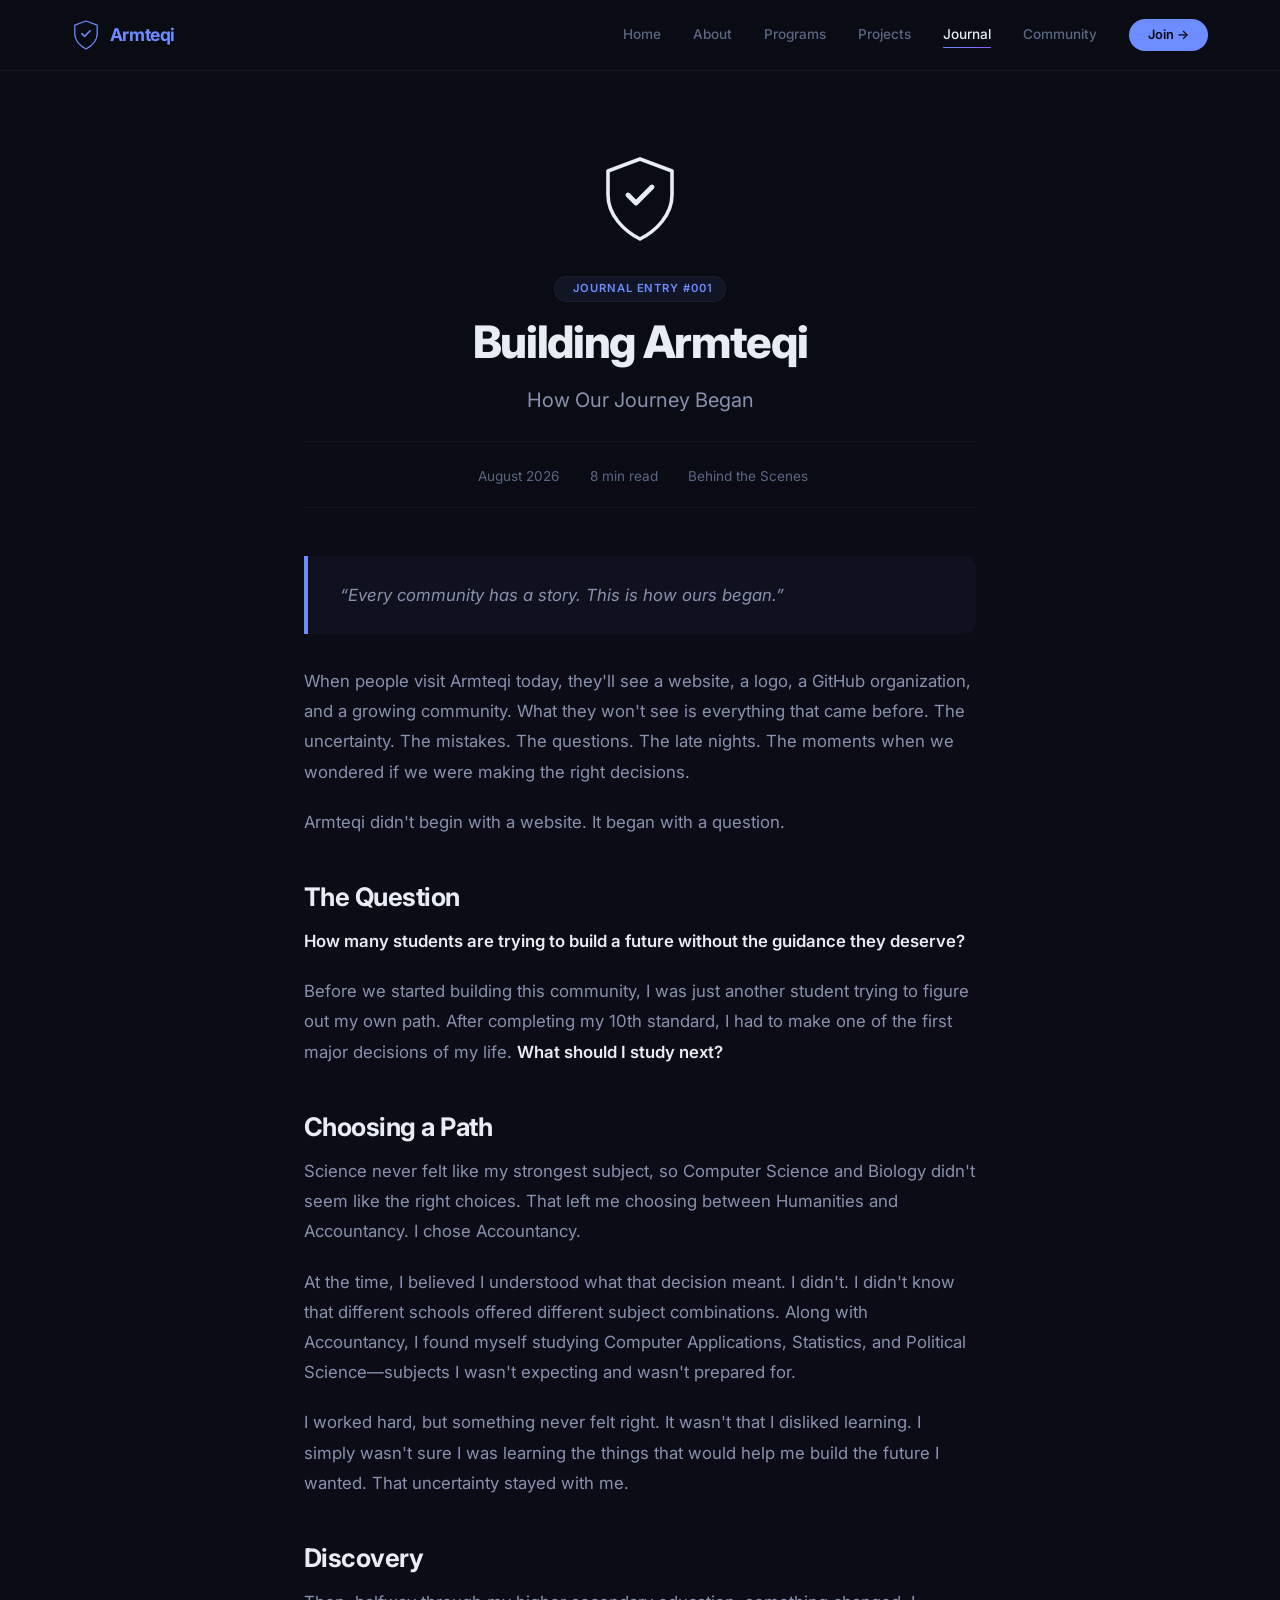
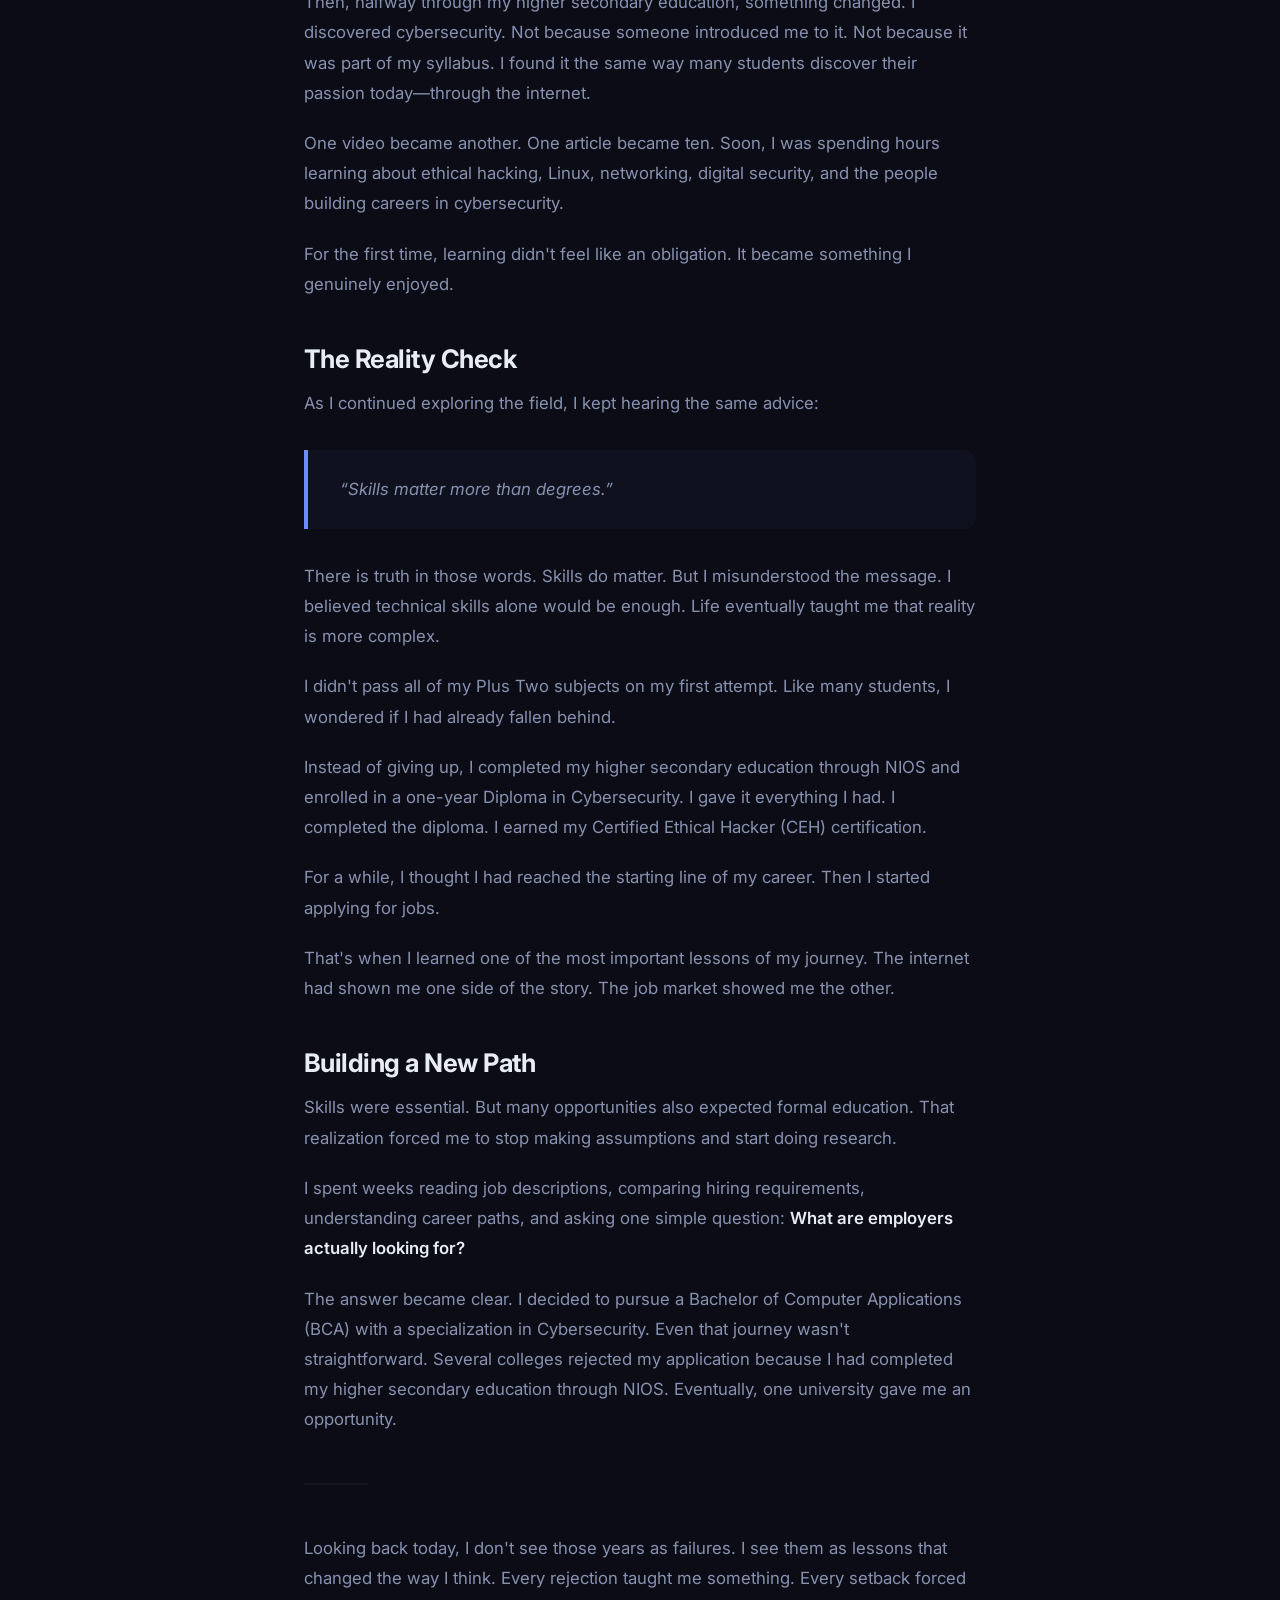
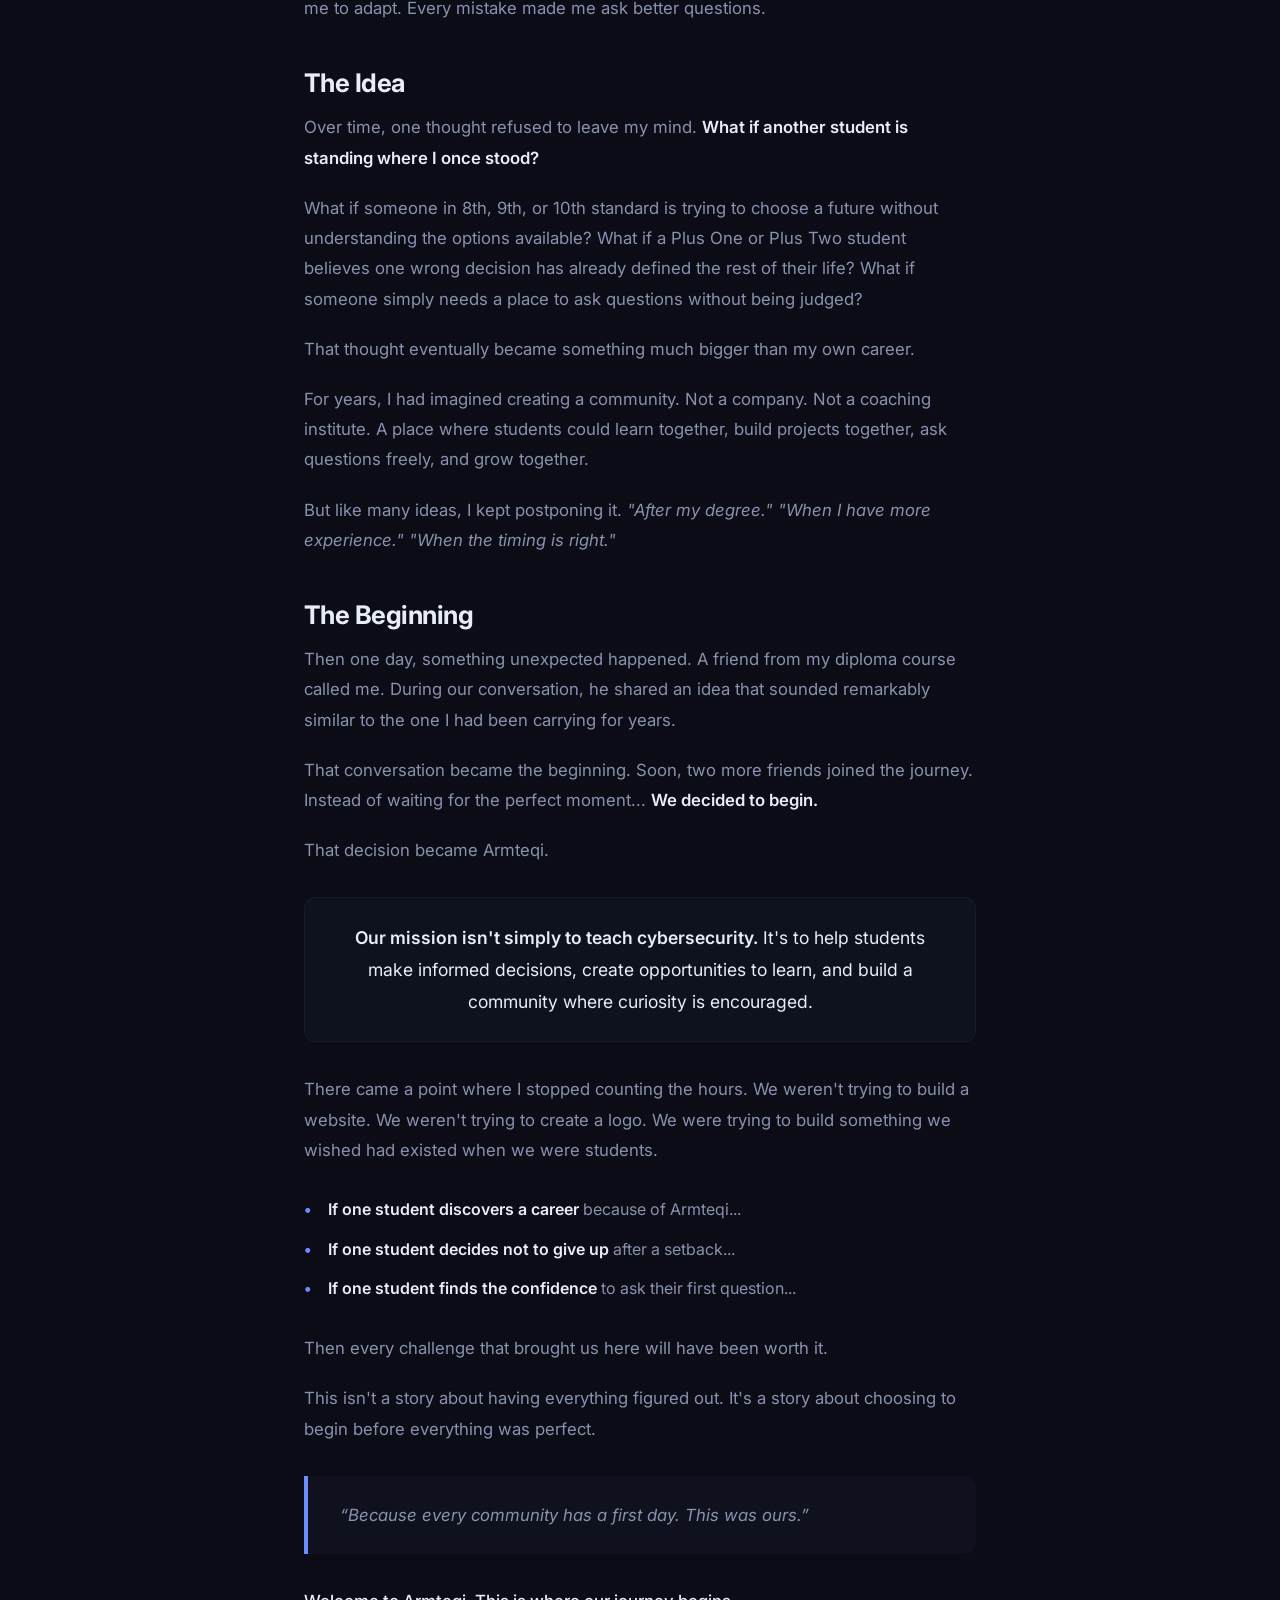
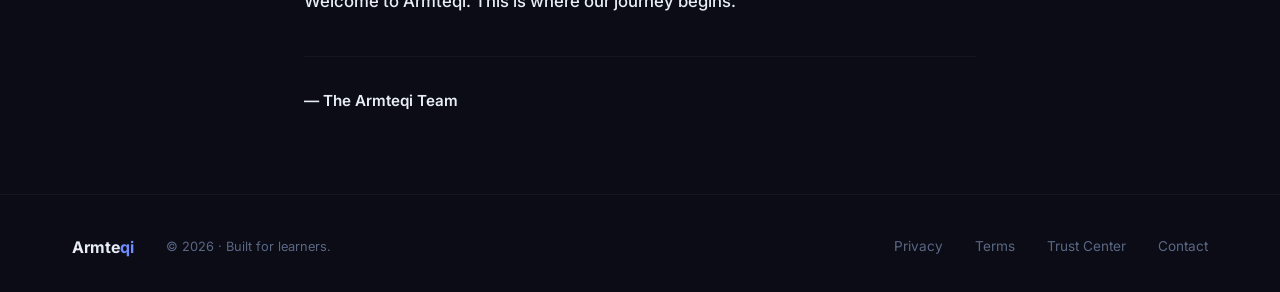
<file: trust/trust-dummy.html>
<!DOCTYPE html>
<html lang="en">
<head>
  <meta charset="UTF-8" />
  <meta name="viewport" content="width=device-width, initial-scale=1.0" />
  <title>Building Armteqi · Journal Entry #001</title>
  <meta name="description" content="Every community has a story. This is how ours began. The journey of building Armteqi from the ground up." />
  <link rel="preconnect" href="https://fonts.googleapis.com" />
  <link rel="preconnect" href="https://fonts.gstatic.com" crossorigin />
  <link href="https://fonts.googleapis.com/css2?family=Inter:opsz,wght@14..32,400;14..32,500;14..32,600;14..32,700;14..32,800&display=swap" rel="stylesheet" />
  <link href="https://fonts.googleapis.com/css2?family=JetBrains+Mono:wght@400;500;600&display=swap" rel="stylesheet" />

  <style>
    /* ── Reset & Variables ── */
    * {
      margin: 0;
      padding: 0;
      box-sizing: border-box;
    }

    :root {
      --bg-primary: #0B0C15;
      --bg-surface: rgba(255, 255, 255, 0.02);
      --bg-surface-hover: rgba(255, 255, 255, 0.06);
      --text-primary: #E8EDF5;
      --text-secondary: #8892B0;
      --text-muted: #5A6785;
      --border-subtle: rgba(255, 255, 255, 0.04);
      --border-glow: rgba(108, 140, 255, 0.15);
      --primary: #6C8CFF;
      --secondary: #8B5CF6;
      --accent-glow: rgba(108, 140, 255, 0.08);
      --shadow-card: 0 8px 32px rgba(0, 0, 0, 0.4);
      --radius-lg: 18px;
      --radius-x1: 12px;
      --font-mono: 'JetBrains Mono', ui-monospace, 'SF Mono', Menlo, monospace;
      --space-6: 1.5rem;
    }

    body {
      font-family: 'Inter', -apple-system, BlinkMacSystemFont, sans-serif;
      background: var(--bg-primary);
      color: var(--text-secondary);
      line-height: 1.6;
      -webkit-font-smoothing: antialiased;
    }

    a {
      text-decoration: none;
      color: inherit;
    }

    .container {
      max-width: 1200px;
      margin: 0 auto;
      padding: 0 2rem;
    }

    .blog-container {
      max-width: 720px;
      margin: 0 auto;
      padding: 0 1.5rem;
    }

    /* ── Header ── */
    header {
      padding: 1.2rem 0;
      border-bottom: 1px solid var(--border-subtle);
      background: rgba(11, 12, 21, 0.75);
      backdrop-filter: blur(14px);
      -webkit-backdrop-filter: blur(14px);
      position: sticky;
      top: 0;
      z-index: 100;
    }

    .nav-bar {
      display: flex;
      justify-content: space-between;
      align-items: center;
    }

    .logo {
      display: flex;
      align-items: center;
      gap: 0.6rem;
      font-size: 1.1rem;
      font-weight: 700;
      color: var(--text-primary);
      letter-spacing: -0.02em;
    }

    .logo svg {
      width: 28px;
      height: 32px;
      stroke: var(--primary);
      fill: none;
      stroke-width: 1.8;
    }

    .logo span {
      color: var(--primary);
    }

    .nav-links {
      display: flex;
      align-items: center;
      gap: 2rem;
      font-size: 0.85rem;
      font-weight: 500;
      color: var(--text-muted);
    }

    .nav-links a {
      transition: color 0.2s;
      position: relative;
    }

    .nav-links a:hover {
      color: var(--text-primary);
    }

    .nav-links .active {
      color: var(--text-primary);
    }

    .nav-links .active::after {
      content: '';
      position: absolute;
      left: 0;
      bottom: -2px;
      width: 100%;
      height: 1.5px;
      border-radius: 4px;
      background: linear-gradient(90deg, var(--primary), var(--secondary));
    }

    .nav-cta {
      background: var(--primary);
      color: var(--bg-primary) !important;
      padding: 0.35rem 1.2rem;
      border-radius: 100px;
      font-weight: 600;
      font-size: 0.8rem;
      transition: opacity 0.2s;
    }

    .nav-cta:hover {
      opacity: 0.85;
      color: var(--bg-primary) !important;
    }

    .nav-cta::after {
      display: none !important;
    }

    .hamburger {
      display: none;
      background: none;
      border: none;
      color: var(--text-muted);
      cursor: pointer;
      padding: 0.25rem;
    }

    /* ── Blog Post ── */
    .blog-post {
      padding: 4rem 0 5rem;
    }

    /* ── BLOG LOGO (NEW) ── */
    .blog-logo {
      display: block;
      width: 80px;
      margin: 0 auto var(--space-6);
      color: var(--text-primary);
      transition: transform 0.3s ease, color 0.3s ease;
    }

    .blog-logo:hover {
      transform: scale(1.06);
      color: var(--primary);
    }

    .blog-logo svg {
      width: 100%;
      height: auto;
      stroke: currentColor;
      fill: none;
      stroke-width: 1.8;
    }

    .blog-header {
      margin-bottom: 3rem;
      text-align: center;
    }

    .blog-badge {
      display: inline-block;
      background: rgba(108, 140, 255, 0.08);
      color: var(--primary);
      font-size: 0.7rem;
      font-weight: 600;
      letter-spacing: 0.08em;
      text-transform: uppercase;
      padding: 0.2rem 0.8rem;
      border-radius: 100px;
      border: 1px solid var(--border-subtle);
      margin-bottom: 1rem;
    }

    .blog-header h1 {
      font-size: 2.8rem;
      font-weight: 800;
      letter-spacing: -0.03em;
      line-height: 1.08;
      color: var(--text-primary);
      margin-bottom: 1rem;
    }

    .blog-header .subtitle {
      font-size: 1.25rem;
      color: var(--text-secondary);
      font-weight: 400;
      line-height: 1.7;
      margin-bottom: 1.5rem;
    }

    .blog-meta {
      display: flex;
      flex-wrap: wrap;
      justify-content: center;
      gap: 1.5rem;
      font-size: 0.85rem;
      color: var(--text-muted);
      border-top: 1px solid var(--border-subtle);
      padding-top: 1.5rem;
    }

    .blog-meta span {
      display: flex;
      align-items: center;
      gap: 0.4rem;
    }

    .blog-meta i {
      color: var(--text-muted);
      font-size: 0.8rem;
    }

    /* ── Content ── */
    .blog-content p {
      font-size: 1.05rem;
      color: var(--text-secondary);
      line-height: 1.8;
      margin-bottom: 1.25rem;
    }

    .blog-content strong {
      color: var(--text-primary);
      font-weight: 600;
    }

    .blog-content h2 {
      font-size: 1.6rem;
      font-weight: 700;
      color: var(--text-primary);
      margin: 2.5rem 0 0.5rem;
      letter-spacing: -0.02em;
    }

    .blog-content blockquote {
      margin: 2rem 0;
      padding: 1.5rem 2rem;
      background: rgba(108, 140, 255, 0.04);
      border-left: 4px solid var(--primary);
      border-radius: 0 12px 12px 0;
      color: var(--text-primary);
      font-style: italic;
      font-size: 1.1rem;
      line-height: 1.7;
    }

    .blog-content blockquote p {
      margin-bottom: 0;
    }

    .blog-content .highlight-box {
      background: rgba(108, 140, 255, 0.04);
      border: 1px solid var(--border-subtle);
      border-radius: 12px;
      padding: 1.5rem 2rem;
      margin: 2rem 0;
      text-align: center;
    }

    .blog-content .highlight-box p {
      margin-bottom: 0;
      font-size: 1.1rem;
      color: var(--text-primary);
    }

    .blog-content ul {
      list-style: none;
      padding-left: 0;
      margin: 1.5rem 0;
    }

    .blog-content ul li {
      padding: 0.4rem 0 0.4rem 1.5rem;
      position: relative;
      color: var(--text-secondary);
      line-height: 1.7;
    }

    .blog-content ul li::before {
      content: '•';
      position: absolute;
      left: 0;
      color: var(--primary);
      font-weight: 700;
    }

    .blog-content ul li strong {
      color: var(--text-primary);
    }

    .blog-divider {
      width: 4rem;
      height: 2px;
      background: var(--border-subtle);
      margin: 3rem 0;
    }

    .blog-signature {
      color: var(--text-muted);
      font-size: 0.95rem;
      border-top: 1px solid var(--border-subtle);
      padding-top: 2rem;
      margin-top: 2.5rem;
    }

    .blog-signature strong {
      color: var(--text-primary);
    }

    /* ── Footer ── */
    footer {
      border-top: 1px solid var(--border-subtle);
      padding: 2.5rem 0 2rem;
    }

    .footer-content {
      display: flex;
      justify-content: space-between;
      align-items: center;
      flex-wrap: wrap;
      gap: 1.5rem;
    }

    .footer-left {
      display: flex;
      align-items: center;
      gap: 2rem;
    }

    .footer-left .brand {
      font-weight: 700;
      font-size: 1rem;
      color: var(--text-primary);
    }

    .footer-left .brand span {
      color: var(--primary);
    }

    .footer-left .copy {
      font-size: 0.8rem;
      color: var(--text-muted);
    }

    .footer-links {
      display: flex;
      gap: 2rem;
      font-size: 0.85rem;
      color: var(--text-muted);
    }

    .footer-links a {
      transition: color 0.2s;
    }

    .footer-links a:hover {
      color: var(--text-primary);
    }

    /* ── Responsive ── */
    @media (max-width: 768px) {
      .container {
        padding: 0 1.5rem;
      }

      .blog-container {
        padding: 0 1rem;
      }

      .blog-header h1 {
        font-size: 2.2rem;
      }

      .blog-header .subtitle {
        font-size: 1rem;
      }

      .blog-content p {
        font-size: 1rem;
      }

      .blog-content h2 {
        font-size: 1.4rem;
      }

      .blog-logo {
        width: 64px;
      }

      .nav-links {
        display: none;
        flex-direction: column;
        width: 100%;
        gap: 1rem;
        padding: 1rem 0;
        border-top: 1px solid var(--border-subtle);
        margin-top: 1rem;
      }

      .nav-links.open {
        display: flex;
      }

      .hamburger {
        display: block;
      }

      .footer-content {
        flex-direction: column;
        align-items: flex-start;
        gap: 1rem;
      }

      .footer-left {
        flex-direction: column;
        align-items: flex-start;
        gap: 0.5rem;
      }

      .footer-links {
        flex-wrap: wrap;
        gap: 1.5rem;
      }
    }

    @media (max-width: 480px) {
      .blog-header h1 {
        font-size: 1.8rem;
      }

      .blog-content blockquote {
        padding: 1rem 1.25rem;
        font-size: 1rem;
      }

      .blog-content .highlight-box {
        padding: 1rem 1.25rem;
      }

      .blog-logo {
        width: 56px;
      }
    }

    /* ── Print ── */
    @media print {
      header {
        position: relative;
        background: none;
        backdrop-filter: none;
        border-bottom: 1px solid #ccc;
      }

      body {
        background: white;
        color: black;
      }

      .blog-container {
        max-width: 100%;
        padding: 0 1in;
      }

      .blog-header h1,
      .blog-content h2,
      .blog-content strong {
        color: black;
      }

      .blog-content p,
      .blog-content .subtitle {
        color: #333;
      }

      .blog-content blockquote {
        background: #f5f5f5;
        border-left-color: #333;
      }

      .blog-content .highlight-box {
        background: #f5f5f5;
        border-color: #ccc;
      }

      footer {
        border-top-color: #ccc;
      }

      .footer-left .copy,
      .footer-links a {
        color: #333;
      }

      .nav-cta,
      .hamburger {
        display: none !important;
      }
    }
  </style>
</head>
<body>

  <!-- ════════════════════════ -->
  <!-- HEADER                  -->
  <!-- ════════════════════════ -->
  <header>
    <div class="container nav-bar">
      <a href="#" class="logo">
        <svg viewBox="0 0 40 44" xmlns="http://www.w3.org/2000/svg">
          <path d="M20 2L4 8V20C4 30 12 38 20 42C28 38 36 30 36 20V8L20 2Z" stroke-linejoin="round" />
          <path d="M14 20L18 24L26 16" stroke-width="2.2" stroke-linecap="round" stroke-linejoin="round" />
        </svg>
        <span>Armte<span>qi</span></span>
      </a>

      <button class="hamburger" id="hamburger" aria-label="Menu">
        <svg width="24" height="24" viewBox="0 0 24 24" fill="none" stroke="currentColor" stroke-width="2" stroke-linecap="round">
          <line x1="3" y1="6" x2="21" y2="6" />
          <line x1="3" y1="12" x2="21" y2="12" />
          <line x1="3" y1="18" x2="21" y2="18" />
        </svg>
      </button>

      <nav class="nav-links" id="navLinks">
        <a href="#">Home</a>
        <a href="#">About</a>
        <a href="#">Programs</a>
        <a href="#">Projects</a>
        <a href="#" class="active">Journal</a>
        <a href="#">Community</a>
        <a href="#" class="nav-cta">Join →</a>
      </nav>
    </div>
  </header>

  <!-- ════════════════════════ -->
  <!-- BLOG POST              -->
  <!-- ════════════════════════ -->
  <main class="blog-post">
    <div class="blog-container">
      <article>

        <!-- ── Header ── -->
        <header class="blog-header">

          <!-- ─── VISIBLE LOGO (NEW) ─── -->
          <a href="#" class="blog-logo" aria-label="Armteqi Home">
            <svg viewBox="0 0 40 44" xmlns="http://www.w3.org/2000/svg">
              <path d="M20 2L4 8V20C4 30 12 38 20 42C28 38 36 30 36 20V8L20 2Z" stroke-linejoin="round" />
              <path d="M14 20L18 24L26 16" stroke-width="2.4" stroke-linecap="round" stroke-linejoin="round" />
            </svg>
          </a>

          <div class="blog-badge">
            <i class="fas fa-pen-fancy" style="margin-right: 6px;"></i> Journal Entry #001
          </div>
          <h1>Building Armteqi</h1>
          <p class="subtitle">How Our Journey Began</p>

          <div class="blog-meta">
            <span><i class="fas fa-calendar-alt"></i> August 2026</span>
            <span><i class="fas fa-clock"></i> 8 min read</span>
            <span><i class="fas fa-tag"></i> Behind the Scenes</span>
          </div>
        </header>

        <!-- ── Content ── -->
        <div class="blog-content">

          <blockquote>
            <p>“Every community has a story. This is how ours began.”</p>
          </blockquote>

          <p>
            When people visit Armteqi today, they'll see a website, a logo, a GitHub organization, and a growing community. What they won't see is everything that came before. The uncertainty. The mistakes. The questions. The late nights. The moments when we wondered if we were making the right decisions.
          </p>

          <p>
            Armteqi didn't begin with a website. It began with a question.
          </p>

          <h2>The Question</h2>
          <p>
            <strong>How many students are trying to build a future without the guidance they deserve?</strong>
          </p>
          <p>
            Before we started building this community, I was just another student trying to figure out my own path. After completing my 10th standard, I had to make one of the first major decisions of my life. <strong>What should I study next?</strong>
          </p>

          <h2>Choosing a Path</h2>
          <p>
            Science never felt like my strongest subject, so Computer Science and Biology didn't seem like the right choices. That left me choosing between Humanities and Accountancy. I chose Accountancy.
          </p>
          <p>
            At the time, I believed I understood what that decision meant. I didn't. I didn't know that different schools offered different subject combinations. Along with Accountancy, I found myself studying Computer Applications, Statistics, and Political Science—subjects I wasn't expecting and wasn't prepared for.
          </p>
          <p>
            I worked hard, but something never felt right. It wasn't that I disliked learning. I simply wasn't sure I was learning the things that would help me build the future I wanted. That uncertainty stayed with me.
          </p>

          <h2>Discovery</h2>
          <p>
            Then, halfway through my higher secondary education, something changed. I discovered cybersecurity. Not because someone introduced me to it. Not because it was part of my syllabus. I found it the same way many students discover their passion today—through the internet.
          </p>
          <p>
            One video became another. One article became ten. Soon, I was spending hours learning about ethical hacking, Linux, networking, digital security, and the people building careers in cybersecurity.
          </p>
          <p>
            For the first time, learning didn't feel like an obligation. It became something I genuinely enjoyed.
          </p>

          <h2>The Reality Check</h2>
          <p>
            As I continued exploring the field, I kept hearing the same advice:
          </p>
          <blockquote>
            <p>“Skills matter more than degrees.”</p>
          </blockquote>
          <p>
            There is truth in those words. Skills do matter. But I misunderstood the message. I believed technical skills alone would be enough. Life eventually taught me that reality is more complex.
          </p>
          <p>
            I didn't pass all of my Plus Two subjects on my first attempt. Like many students, I wondered if I had already fallen behind.
          </p>
          <p>
            Instead of giving up, I completed my higher secondary education through NIOS and enrolled in a one-year Diploma in Cybersecurity. I gave it everything I had. I completed the diploma. I earned my Certified Ethical Hacker (CEH) certification.
          </p>
          <p>
            For a while, I thought I had reached the starting line of my career. Then I started applying for jobs.
          </p>
          <p>
            That's when I learned one of the most important lessons of my journey. The internet had shown me one side of the story. The job market showed me the other.
          </p>

          <h2>Building a New Path</h2>
          <p>
            Skills were essential. But many opportunities also expected formal education. That realization forced me to stop making assumptions and start doing research.
          </p>
          <p>
            I spent weeks reading job descriptions, comparing hiring requirements, understanding career paths, and asking one simple question: <strong>What are employers actually looking for?</strong>
          </p>
          <p>
            The answer became clear. I decided to pursue a Bachelor of Computer Applications (BCA) with a specialization in Cybersecurity. Even that journey wasn't straightforward. Several colleges rejected my application because I had completed my higher secondary education through NIOS. Eventually, one university gave me an opportunity.
          </p>

          <div class="blog-divider"></div>

          <p>
            Looking back today, I don't see those years as failures. I see them as lessons that changed the way I think. Every rejection taught me something. Every setback forced me to adapt. Every mistake made me ask better questions.
          </p>

          <h2>The Idea</h2>
          <p>
            Over time, one thought refused to leave my mind. <strong>What if another student is standing where I once stood?</strong>
          </p>
          <p>
            What if someone in 8th, 9th, or 10th standard is trying to choose a future without understanding the options available? What if a Plus One or Plus Two student believes one wrong decision has already defined the rest of their life? What if someone simply needs a place to ask questions without being judged?
          </p>
          <p>
            That thought eventually became something much bigger than my own career.
          </p>
          <p>
            For years, I had imagined creating a community. Not a company. Not a coaching institute. A place where students could learn together, build projects together, ask questions freely, and grow together.
          </p>
          <p>
            But like many ideas, I kept postponing it. <em>"After my degree."</em> <em>"When I have more experience."</em> <em>"When the timing is right."</em>
          </p>

          <h2>The Beginning</h2>
          <p>
            Then one day, something unexpected happened. A friend from my diploma course called me. During our conversation, he shared an idea that sounded remarkably similar to the one I had been carrying for years.
          </p>
          <p>
            That conversation became the beginning. Soon, two more friends joined the journey. Instead of waiting for the perfect moment... <strong>We decided to begin.</strong>
          </p>
          <p>
            That decision became Armteqi.
          </p>

          <div class="highlight-box">
            <p>
              <strong>Our mission isn't simply to teach cybersecurity.</strong> It's to help students make informed decisions, create opportunities to learn, and build a community where curiosity is encouraged.
            </p>
          </div>

          <p>
            There came a point where I stopped counting the hours. We weren't trying to build a website. We weren't trying to create a logo. We were trying to build something we wished had existed when we were students.
          </p>

          <ul>
            <li>
              <strong>If one student discovers a career</strong> because of Armteqi...
            </li>
            <li>
              <strong>If one student decides not to give up</strong> after a setback...
            </li>
            <li>
              <strong>If one student finds the confidence</strong> to ask their first question...
            </li>
          </ul>

          <p>
            Then every challenge that brought us here will have been worth it.
          </p>

          <p>
            This isn't a story about having everything figured out. It's a story about choosing to begin before everything was perfect.
          </p>

          <blockquote>
            <p>“Because every community has a first day. This was ours.”</p>
          </blockquote>

          <p style="margin-top: 2rem; font-weight: 500; color: var(--text-primary);">
            Welcome to Armteqi. This is where our journey begins.
          </p>

          <div class="blog-signature">
            <strong>— The Armteqi Team</strong>
          </div>

        </div>
      </article>
    </div>
  </main>

  <!-- ════════════════════════ -->
  <!-- FOOTER                  -->
  <!-- ════════════════════════ -->
  <footer>
    <div class="container">
      <div class="footer-content">
        <div class="footer-left">
          <span class="brand">Armte<span>qi</span></span>
          <span class="copy">© 2026 · Built for learners.</span>
        </div>
        <div class="footer-links">
          <a href="#">Privacy</a>
          <a href="#">Terms</a>
          <a href="#">Trust Center</a>
          <a href="#">Contact</a>
        </div>
      </div>
    </div>
  </footer>

  <script>
    // Mobile Menu
    const hamburger = document.getElementById('hamburger');
    const navLinks = document.getElementById('navLinks');
    let isOpen = false;

    hamburger.addEventListener('click', () => {
      isOpen = !isOpen;
      navLinks.classList.toggle('open', isOpen);
      hamburger.innerHTML = isOpen ?
        `<svg width="24" height="24" viewBox="0 0 24 24" fill="none" stroke="currentColor" stroke-width="2" stroke-linecap="round">
            <line x1="18" y1="6" x2="6" y2="18" />
            <line x1="6" y1="6" x2="18" y2="18" />
          </svg>` :
        `<svg width="24" height="24" viewBox="0 0 24 24" fill="none" stroke="currentColor" stroke-width="2" stroke-linecap="round">
            <line x1="3" y1="6" x2="21" y2="6" />
            <line x1="3" y1="12" x2="21" y2="12" />
            <line x1="3" y1="18" x2="21" y2="18" />
          </svg>`;
    });
  </script>

</body>
</html>
</file>
<file: assets/css/style.css>
* { margin: 0; padding: 0; box-sizing: border-box; }
      
      :root {
        --bg-primary: #0b0c15; --bg-surface: #151724; --bg-surface-soft: #1e2030;
        --text-primary: #f0f2fa; --text-secondary: #b4b8cc; --text-muted: #7a7f98;
        --accent: #6c8cff; --accent-soft: #8aa0ff; --accent-glow: rgba(108, 140, 255, 0.25);
        --border-subtle: rgba(255, 255, 255, 0.08);
        --shadow-card: 0 20px 35px rgba(0, 0, 0, 0.5), 0 0 0 1px rgba(255, 255, 255, 0.05);
        --transition: 0.25s ease;
      }

      body.light-mode {
        --bg-primary: #f5f7ff; --bg-surface: #ffffff; --bg-surface-soft: #eef0fa;
        --text-primary: #12142a; --text-secondary: #444864; --text-muted: #6b6f8a;
        --accent: #4f64d9; --accent-soft: #5c70e0; --accent-glow: rgba(79, 100, 217, 0.2);
        --border-subtle: rgba(0, 0, 0, 0.07);
        --shadow-card: 0 15px 25px rgba(0, 0, 0, 0.08), 0 0 0 1px rgba(0, 0, 0, 0.04);
      }

      body {
        font-family: 'Inter', sans-serif; background: var(--bg-primary); color: var(--text-primary);
        line-height: 1.6; -webkit-font-smoothing: antialiased; transition: background 0.3s, color 0.3s;
      }

      body::before {
        content: ""; position: fixed; inset: 0;
        background: radial-gradient(ellipse at 20% 10%, rgba(27, 31, 59, 0.4) 0%, transparent 55%),
                    radial-gradient(ellipse at 80% 90%, rgba(32, 36, 63, 0.4) 0%, transparent 55%);
        z-index: -2;
      }

      .container { max-width: 1200px; margin: 0 auto; padding: 0 24px; position: relative; z-index: 2; }

      /* --- PREMIUM NAVBAR --- */
      .nav {
        display: flex; justify-content: space-between; align-items: center;
        padding: 40px 0;
        flex-wrap: wrap; gap: 16px;
      }

      .logo { display: flex; align-items: center; text-decoration: none; gap: 12px; }
      
      .logo-icon {
        height: 55px; 
        width: auto;
        display: block;
        filter: drop-shadow(0 0 12px rgba(108, 140, 255, 0.25)) drop-shadow(0 0 28px rgba(108, 140, 255, 0.18));
        transition: transform 0.3s ease;
      }
      
      .logo-text {
        font-family: 'Inter', sans-serif;
        font-weight: 700;
        font-size: 32px;
        color: var(--text-primary);
        letter-spacing: -0.5px;
        filter: drop-shadow(0 0 12px rgba(108, 140, 255, 0.25)) drop-shadow(0 0 28px rgba(108, 140, 255, 0.18));
      }

      .logo:hover .logo-icon { transform: translateY(-2px); }
      .logo:hover .logo-text { filter: drop-shadow(0 0 20px rgba(108, 140, 255, 0.35)) drop-shadow(0 0 40px rgba(108, 140, 255, 0.25)); }

      .nav-links { display: flex; gap: 32px; align-items: center; flex-wrap: wrap; }
      .nav-links a:not(.btn-outline-sm) { 
        color: var(--text-secondary); text-decoration: none; 
        font-size: 16px; font-weight: 500; letter-spacing: -0.02em;
        transition: color var(--transition); 
        position: relative;
      }
      .nav-links a:not(.btn-outline-sm)::after {
        content: ''; position: absolute; width: 0; height: 2px; bottom: -4px; left: 0;
        background: var(--accent-soft); transition: width 0.3s ease;
      }
      .nav-links a:not(.btn-outline-sm):hover { color: var(--text-primary); }
      .nav-links a:not(.btn-outline-sm):hover::after { width: 100%; }
      
      .btn-outline-sm { border: 1px solid var(--border-subtle); background: transparent; color: var(--text-primary); padding: 10px 22px; border-radius: 40px; font-weight: 500; font-size: 0.95rem; text-decoration: none; transition: all var(--transition); }
      .btn-outline-sm:hover { background: var(--accent); color: #0b0c15; border-color: var(--accent); box-shadow: 0 0 20px var(--accent-glow); }
      
      .theme-toggle { background: none; border: none; color: var(--text-secondary); font-size: 1.3rem; cursor: pointer; padding: 6px; border-radius: 50%; transition: color 0.2s; display: flex; align-items: center; }
      .theme-toggle:hover { color: var(--text-primary); }

      /* --- CINEMATIC HERO SECTION --- */
      .hero { 
        padding: 15px 0 60px; 
        text-align: center; 
        position: relative; 
        animation: heroFade 1.2s ease;
        overflow: hidden; /* Keeps the spotlight contained */
      }

      /* Cinematic Spotlight Behind the Logo */
      .hero::before {
        content: "";
        position: absolute;
        width: 700px;
        height: 700px;
        left: 50%;
        top: -120px;
        transform: translateX(-50%);
        background: radial-gradient(circle, rgba(108, 140, 255, 0.18) 0%, rgba(139, 92, 246, 0.10) 35%, transparent 70%);
        filter: blur(60px);
        z-index: -1;
      }

      @keyframes heroFade {
        from { opacity: 0; transform: translateY(20px); }
        to { opacity: 1; transform: translateY(0); }
      }

      .hero-logo-wrapper {
        position: relative;
        display: inline-block;
        margin: 35px auto 45px;
      }

      .hero-logo-container {
        display: flex;
        align-items: center;
        justify-content: center;
        gap: 20px;
        width: 520px; /* INCREASED LOGO SIZE */
        max-width: 90%;
        margin: 0 auto;
        animation: floatLogo 8s ease-in-out infinite;
      }
      
      @keyframes floatLogo {
        0%, 100% { transform: translateY(0); }
        50% { transform: translateY(-8px); }
      }

      .hero-logo-icon {
        width: 120px;
        height: auto;
        display: block;
        animation: pulseGlow 5s ease-in-out infinite;
      }

      .hero-logo-text {
        font-family: 'Inter', sans-serif;
        font-weight: 700;
        font-size: 80px;
        color: var(--text-primary);
        letter-spacing: -1.5px;
        animation: pulseGlow 5s ease-in-out infinite;
      }

      /* Breathing animation for the glow */
      @keyframes pulseGlow {
        0%, 100% {
          filter: drop-shadow(0 0 15px rgba(108, 140, 255, 0.25)) drop-shadow(0 0 30px rgba(108, 140, 255, 0.15));
        }
        50% {
          filter: drop-shadow(0 0 22px rgba(108, 140, 255, 0.40)) drop-shadow(0 0 45px rgba(108, 140, 255, 0.22));
        }
      }
      
      .hero-tagline { 
        font-size: 0.9rem; 
        letter-spacing: 3px; 
        color: var(--text-secondary); 
        text-transform: uppercase; 
        margin-bottom: 10px; 
        font-weight: 600;
      }
      
      .hero-subtitle { 
        font-size: 1.3rem; 
        font-weight: 500; 
        letter-spacing: 0.5px;
        color: var(--text-primary);
        margin: 0 auto 20px; 
        max-width: 700px;
        position: relative;
        padding-bottom: 20px;
      }
      
      .hero-subtitle::after {
        content: '';
        position: absolute;
        bottom: 0;
        left: 50%;
        transform: translateX(-50%);
        width: 60px;
        height: 2px;
        background: linear-gradient(90deg, transparent, var(--accent-soft), transparent);
        border-radius: 2px;
      }

      .hero .subhead { 
        font-size: 1.1rem; 
        max-width: 600px; 
        margin: 0 auto 35px; 
        color: var(--text-muted); 
        line-height: 1.7; 
        font-weight: 400; 
      }
      
      .btn-group { display: flex; gap: 16px; justify-content: center; flex-wrap: wrap; }
      .btn-primary { background: var(--accent); color: #0b0c15; font-weight: 600; padding: 16px 36px; border-radius: 50px; text-decoration: none; display: inline-flex; align-items: center; gap: 8px; transition: all 0.3s ease; box-shadow: 0 8px 22px var(--accent-glow); border: none; cursor: pointer; font-size: 1rem; }
      .btn-primary:hover { background: var(--accent-soft); transform: translateY(-3px); box-shadow: 0 15px 35px var(--accent-glow); }
      .btn-secondary { background: transparent; border: 1px solid var(--border-subtle); color: var(--text-primary); font-weight: 500; padding: 16px 36px; border-radius: 50px; text-decoration: none; transition: all var(--transition); }
      .btn-secondary:hover { background: rgba(255, 255, 255, 0.05); border-color: var(--accent-soft); transform: translateY(-3px); }
      
      /* --- BEAUTIFUL SECTIONS --- */
      section { padding: 90px 0; }
      
      .section-header {
        text-align: center; margin-bottom: 50px;
      }
      .section-title { 
        font-size: 2.6rem; 
        font-weight: 700; 
        margin-bottom: 12px; 
        letter-spacing: -1px;
        background: linear-gradient(135deg, var(--text-primary), var(--accent-soft));
        -webkit-background-clip: text; -webkit-text-fill-color: transparent;
      }
      .section-subtitle { 
        color: var(--text-secondary); 
        font-size: 1.1rem; 
        max-width: 700px; 
        margin: 0 auto; 
        line-height: 1.7;
      }
      
      .grid-2 { display: grid; grid-template-columns: repeat(auto-fit, minmax(280px, 1fr)); gap: 30px; margin-top: 30px; }
      
      .card { 
        background: var(--bg-surface); 
        border: 1px solid var(--border-subtle); 
        border-radius: 20px; 
        padding: 32px 28px; 
        backdrop-filter: blur(12px); 
        transition: all 0.4s cubic-bezier(0.175, 0.885, 0.32, 1.275), opacity 0.6s ease, transform 0.6s ease; 
        opacity: 0; transform: translateY(20px); 
        position: relative; overflow: hidden;
      }
      .card::before {
        content: ''; position: absolute; top: 0; left: 0; right: 0; height: 2px;
        background: linear-gradient(90deg, transparent, var(--accent-soft), transparent);
        opacity: 0; transition: opacity 0.4s ease;
      }
      .card.visible { opacity: 1; transform: translateY(0); }
      .card:hover { 
        background: var(--bg-surface-soft); 
        border-color: rgba(108, 140, 255, 0.3); 
        transform: translateY(-8px) !important; 
        box-shadow: var(--shadow-card);
      }
      .card:hover::before { opacity: 1; }
      
      .card-icon { font-size: 2.2rem; color: var(--accent-soft); margin-bottom: 18px; display: inline-block; padding: 12px; background: rgba(108, 140, 255, 0.1); border-radius: 12px; }
      .card h3 { font-size: 1.4rem; font-weight: 600; margin-bottom: 10px; letter-spacing: -0.5px; }
      .card p { color: var(--text-secondary); font-size: 0.98rem; line-height: 1.7; }
      
      .values-list { display: flex; flex-wrap: wrap; gap: 14px; margin-top: 25px; justify-content: center; }
      .value-badge { background: rgba(108, 140, 255, 0.08); border: 1px solid rgba(108, 140, 255, 0.15); padding: 12px 24px; border-radius: 40px; font-weight: 500; color: var(--text-primary); transition: all 0.3s ease; font-size: 0.95rem; }
      .value-badge:hover { background: rgba(108, 140, 255, 0.15); border-color: var(--accent-soft); transform: translateY(-2px); box-shadow: 0 0 20px rgba(108, 140, 255, 0.1); }
      
      .impact-grid { display: grid; grid-template-columns: repeat(auto-fit, minmax(160px, 1fr)); gap: 25px; text-align: center; }
      .impact-stat { padding: 20px; border-radius: 16px; background: var(--bg-surface); border: 1px solid var(--border-subtle); transition: all 0.3s ease; }
      .impact-stat:hover { border-color: var(--accent-soft); transform: translateY(-4px); box-shadow: var(--shadow-card); }
      .impact-stat h4 { font-size: 2.8rem; font-weight: 700; color: var(--text-primary); background: linear-gradient(135deg, var(--accent), var(--accent-soft)); -webkit-background-clip: text; -webkit-text-fill-color: transparent; }
      .impact-stat h3 { font-size: 2.2rem; font-weight: 700; color: var(--text-primary); background: linear-gradient(135deg, var(--accent), var(--accent-soft)); -webkit-background-clip: text; -webkit-text-fill-color: transparent; }
      .impact-stat p { color: var(--text-muted); font-size: 0.95rem; margin-top: 4px; }
      
      .promise-block { 
        background: linear-gradient(135deg, rgba(108,140,255,0.08), rgba(108,140,255,0.02)); 
        border-left: 4px solid var(--accent); 
        padding: 40px 48px; 
        border-radius: 24px; 
        font-size: 1.2rem; 
        font-weight: 400; 
        color: var(--text-primary); 
        margin: 30px 0; 
        opacity: 0; transform: translateY(20px); 
        transition: opacity 0.6s ease, transform 0.6s ease; 
        position: relative;
      }
      .promise-block.visible { opacity: 1; transform: translateY(0); }
      .promise-block p:last-child { color: var(--text-secondary); margin-top: 12px; }
      
      .faq-item { border-bottom: 1px solid var(--border-subtle); padding: 28px 0; cursor: pointer; transition: all 0.3s ease; }
      .faq-item:hover { border-color: rgba(108, 140, 255, 0.2); }
      .faq-question { font-weight: 600; font-size: 1.15rem; display: flex; justify-content: space-between; align-items: center; color: var(--text-primary); }
      .faq-question i { color: var(--accent-soft); transition: transform 0.3s ease; }
      .faq-item.active .faq-question i { transform: rotate(180deg); }
      .faq-answer { margin-top: 16px; color: var(--text-secondary); display: none; line-height: 1.7; padding-right: 20px; }
      .faq-item.active .faq-answer { display: block; animation: fadeIn 0.4s ease; }
      
      @keyframes fadeIn { from { opacity: 0; transform: translateY(-10px); } to { opacity: 1; transform: translateY(0); } }
      
      footer { border-top: 1px solid var(--border-subtle); padding: 60px 0 30px; margin-top: 40px; }
      .footer-grid { display: grid; grid-template-columns: repeat(auto-fit, minmax(160px, 1fr)); gap: 40px; margin-bottom: 40px; }
      .footer-grid h4 { color: var(--text-primary); margin-bottom: 16px; font-weight: 600; font-size: 1.1rem; }
      .footer-grid a { display: block; color: var(--text-muted); text-decoration: none; font-size: 0.95rem; margin-bottom: 8px; transition: color 0.2s ease; }
      .footer-grid a:hover { color: var(--accent-soft); transform: translateX(4px); }
      .social-icons a { color: var(--text-muted); font-size: 1.4rem; margin-right: 20px; transition: all 0.2s ease; display: inline-block; }
      .social-icons a:hover { color: var(--accent-soft); transform: translateY(-3px); }

      @media (max-width: 650px) {
        .nav-links { gap: 16px; margin-top: 12px; }
        .logo-icon { height: 40px; }
        .logo-text { font-size: 24px; }
        .hero-logo-icon { width: 80px; }
        .hero-logo-text { font-size: 48px; }
        .hero-logo-container { gap: 12px; width: 100%; }
        .hero::before { width: 400px; height: 400px; top: -60px; }
        .hero-subtitle { font-size: 1.1rem; }
        .hero-tagline { font-size: 0.75rem; letter-spacing: 2px; }
        .section-title { font-size: 2rem; }
        .promise-block { padding: 28px 24px; }
      }
      @media (prefers-reduced-motion: reduce) { 
        .card, .promise-block, .hero-logo-container, .hero, .hero-logo-icon, .hero-logo-text { animation: none !important; transition: none !important; } 
      }
</file>
<file: assets/css/cookie.css>
/* ============================================================
   COOKIE CONSENT · Armteqi
   Minimal, trust-first cookie banner
   ============================================================ */

/* ─── Theme Variables (matches Armteqi) ─── */
:root {
  --cookie-bg: #151724;
  --cookie-text: #f0f2fa;
  --cookie-text-secondary: #b4b8cc;
  --cookie-text-muted: #7a7f98;
  --cookie-accent: #6c8cff;
  --cookie-accent-soft: #8aa0ff;
  --cookie-accent-glow: rgba(108, 140, 255, 0.25);
  --cookie-border: rgba(255, 255, 255, 0.08);
  --cookie-shadow: 0 16px 40px rgba(0, 0, 0, 0.5), 0 0 0 1px rgba(255, 255, 255, 0.06);
  --cookie-radius: 16px;
  --cookie-transition: 0.3s cubic-bezier(0.4, 0, 0.2, 1);
}

body.light-mode {
  --cookie-bg: #ffffff;
  --cookie-text: #12142a;
  --cookie-text-secondary: #444864;
  --cookie-text-muted: #6b6f8a;
  --cookie-accent: #4f64d9;
  --cookie-accent-soft: #5c70e0;
  --cookie-accent-glow: rgba(79, 100, 217, 0.2);
  --cookie-border: rgba(0, 0, 0, 0.07);
  --cookie-shadow: 0 16px 40px rgba(0, 0, 0, 0.12), 0 0 0 1px rgba(0, 0, 0, 0.04);
}

/* ─── Banner – bottom-right card ─── */
.cookie-banner {
  position: fixed;
  bottom: 24px;
  right: 24px;
  width: 360px;
  max-width: calc(100% - 48px);
  background: var(--cookie-bg);
  border: 1px solid var(--cookie-border);
  border-radius: var(--cookie-radius);
  box-shadow: var(--cookie-shadow);
  padding: 18px 20px;
  z-index: 9999;
  transform: translateY(calc(100% + 30px));
  opacity: 0;
  transition: transform 0.35s cubic-bezier(0.34, 1.2, 0.64, 1), opacity 0.35s ease;
  backdrop-filter: blur(16px);
  -webkit-backdrop-filter: blur(16px);
  font-family: 'Inter', -apple-system, BlinkMacSystemFont, 'Segoe UI', Roboto, sans-serif;
}

.cookie-banner.active {
  transform: translateY(0);
  opacity: 1;
}

.cookie-banner .banner-row {
  display: flex;
  gap: 12px;
  align-items: flex-start;
}

.cookie-banner .icon-wrap {
  flex-shrink: 0;
  width: 36px;
  height: 36px;
  border-radius: 10px;
  background: rgba(108, 140, 255, 0.12);
  display: flex;
  align-items: center;
  justify-content: center;
  font-size: 1rem;
  color: var(--cookie-accent-soft);
  margin-top: 2px;
}

.cookie-banner .content {
  flex: 1;
  min-width: 0;
}

.cookie-banner .content .title {
  font-weight: 600;
  font-size: 0.9rem;
  color: var(--cookie-text);
  margin-bottom: 2px;
  letter-spacing: -0.2px;
}

.cookie-banner .content .desc {
  font-size: 0.82rem;
  color: var(--cookie-text-secondary);
  line-height: 1.5;
  margin-bottom: 2px;
}

.cookie-banner .content .desc a {
  color: var(--cookie-accent-soft);
  text-decoration: none;
  font-weight: 500;
  border-bottom: 1px dotted transparent;
  transition: border-color var(--cookie-transition);
}
.cookie-banner .content .desc a:hover {
  border-color: var(--cookie-accent-soft);
}

/* ─── Buttons ─── */
.cookie-banner .actions {
  display: flex;
  flex-wrap: wrap;
  gap: 8px;
  margin-top: 12px;
  align-items: center;
}

.cookie-banner .actions .btn {
  padding: 7px 18px;
  border-radius: 40px;
  font-weight: 600;
  font-size: 0.78rem;
  border: none;
  cursor: pointer;
  transition: all var(--cookie-transition);
  font-family: inherit;
  display: inline-flex;
  align-items: center;
  gap: 6px;
  text-decoration: none;
  background: transparent;
}

.cookie-banner .actions .btn-primary {
  background: var(--cookie-accent);
  color: #fff;
  box-shadow: 0 4px 16px var(--cookie-accent-glow);
}
.cookie-banner .actions .btn-primary:hover {
  background: var(--cookie-accent-soft);
  transform: translateY(-2px);
  box-shadow: 0 8px 24px var(--cookie-accent-glow);
}

.cookie-banner .actions .btn-ghost {
  color: var(--cookie-text-secondary);
  border: 1px solid var(--cookie-border);
  background: transparent;
}
.cookie-banner .actions .btn-ghost:hover {
  background: rgba(255, 255, 255, 0.04);
  border-color: var(--cookie-accent-soft);
  color: var(--cookie-text);
}

/* ─── Preferences Panel (slide-in) ─── */
.cookie-panel {
  position: fixed;
  bottom: 0;
  right: 0;
  width: 400px;
  max-width: 100%;
  background: var(--cookie-bg);
  border: 1px solid var(--cookie-border);
  border-radius: var(--cookie-radius) var(--cookie-radius) 0 0;
  box-shadow: var(--cookie-shadow);
  padding: 24px 24px 28px;
  z-index: 10000;
  transform: translateY(calc(100% + 20px));
  opacity: 0;
  transition: transform 0.35s cubic-bezier(0.34, 1.2, 0.64, 1), opacity 0.35s ease;
  backdrop-filter: blur(16px);
  -webkit-backdrop-filter: blur(16px);
  max-height: 80vh;
  overflow-y: auto;
  font-family: 'Inter', -apple-system, BlinkMacSystemFont, 'Segoe UI', Roboto, sans-serif;
}

.cookie-panel.active {
  transform: translateY(0);
  opacity: 1;
}

.cookie-panel .panel-header {
  display: flex;
  align-items: center;
  justify-content: space-between;
  margin-bottom: 12px;
}

.cookie-panel .panel-header h3 {
  font-size: 1.05rem;
  font-weight: 700;
  color: var(--cookie-text);
  letter-spacing: -0.3px;
}

.cookie-panel .panel-header .close-btn {
  background: none;
  border: none;
  color: var(--cookie-text-muted);
  font-size: 1.1rem;
  cursor: pointer;
  padding: 4px 8px;
  border-radius: 8px;
  transition: background var(--cookie-transition), color var(--cookie-transition);
}
.cookie-panel .panel-header .close-btn:hover {
  background: rgba(255, 255, 255, 0.06);
  color: var(--cookie-text);
}

.cookie-panel .panel-desc {
  font-size: 0.82rem;
  color: var(--cookie-text-secondary);
  margin-bottom: 16px;
  line-height: 1.6;
}

.cookie-panel .pref-item {
  display: flex;
  align-items: center;
  justify-content: space-between;
  padding: 11px 0;
  border-bottom: 1px solid var(--cookie-border);
  gap: 16px;
}
.cookie-panel .pref-item:last-child {
  border-bottom: none;
}

.cookie-panel .pref-item .info {
  flex: 1;
  min-width: 0;
}
.cookie-panel .pref-item .info .label {
  font-weight: 600;
  font-size: 0.85rem;
  color: var(--cookie-text);
}
.cookie-panel .pref-item .info .desc {
  font-size: 0.75rem;
  color: var(--cookie-text-muted);
  display: block;
  margin-top: 1px;
}
.cookie-panel .pref-item .required-badge {
  font-size: 0.55rem;
  font-weight: 600;
  text-transform: uppercase;
  letter-spacing: 0.4px;
  color: var(--cookie-text-muted);
  background: var(--cookie-border);
  padding: 2px 10px;
  border-radius: 30px;
  flex-shrink: 0;
}

/* Toggle switch */
.cookie-panel .toggle-wrap {
  flex-shrink: 0;
  position: relative;
  width: 38px;
  height: 22px;
  cursor: pointer;
}
.cookie-panel .toggle-wrap input {
  opacity: 0;
  width: 0;
  height: 0;
  position: absolute;
}
.cookie-panel .toggle-track {
  position: absolute;
  inset: 0;
  background: var(--cookie-border);
  border-radius: 30px;
  transition: background var(--cookie-transition);
  cursor: pointer;
}
.cookie-panel .toggle-track::after {
  content: '';
  position: absolute;
  top: 2px;
  left: 2px;
  width: 18px;
  height: 18px;
  background: var(--cookie-text);
  border-radius: 50%;
  transition: transform var(--cookie-transition), background var(--cookie-transition);
  box-shadow: 0 2px 6px rgba(0, 0, 0, 0.2);
}
.cookie-panel .toggle-wrap input:checked + .toggle-track {
  background: var(--cookie-accent);
}
.cookie-panel .toggle-wrap input:checked + .toggle-track::after {
  transform: translateX(16px);
  background: #fff;
}
.cookie-panel .toggle-wrap input:disabled + .toggle-track {
  opacity: 0.5;
  cursor: not-allowed;
}
.cookie-panel .toggle-wrap input:disabled + .toggle-track::after {
  background: var(--cookie-text-muted);
}

.cookie-panel .panel-actions {
  display: flex;
  gap: 10px;
  margin-top: 18px;
  padding-top: 16px;
  border-top: 1px solid var(--cookie-border);
  flex-wrap: wrap;
}
.cookie-panel .panel-actions .btn {
  padding: 9px 20px;
  border-radius: 40px;
  font-weight: 600;
  font-size: 0.8rem;
  border: none;
  cursor: pointer;
  transition: all var(--cookie-transition);
  font-family: inherit;
  flex: 1;
  min-width: 80px;
  display: inline-flex;
  align-items: center;
  justify-content: center;
  gap: 6px;
}

.cookie-panel .panel-actions .btn-primary {
  background: var(--cookie-accent);
  color: #fff;
  box-shadow: 0 4px 16px var(--cookie-accent-glow);
}
.cookie-panel .panel-actions .btn-primary:hover {
  background: var(--cookie-accent-soft);
  transform: translateY(-2px);
  box-shadow: 0 8px 24px var(--cookie-accent-glow);
}

.cookie-panel .panel-actions .btn-ghost {
  color: var(--cookie-text-secondary);
  border: 1px solid var(--cookie-border);
  background: transparent;
}
.cookie-panel .panel-actions .btn-ghost:hover {
  background: rgba(255, 255, 255, 0.04);
  border-color: var(--cookie-accent-soft);
  color: var(--cookie-text);
}

.cookie-panel .panel-actions .btn-danger {
  color: #ef4444;
  border: 1px solid rgba(239, 68, 68, 0.2);
  background: transparent;
}
.cookie-panel .panel-actions .btn-danger:hover {
  background: rgba(239, 68, 68, 0.08);
  border-color: rgba(239, 68, 68, 0.3);
}

/* ─── Overlay ─── */
.cookie-overlay {
  position: fixed;
  inset: 0;
  background: rgba(0, 0, 0, 0.3);
  backdrop-filter: blur(4px);
  -webkit-backdrop-filter: blur(4px);
  z-index: 9998;
  opacity: 0;
  visibility: hidden;
  transition: opacity 0.3s ease, visibility 0.3s ease;
}
.cookie-overlay.active {
  opacity: 1;
  visibility: visible;
}

/* ─── Footer link: Manage Cookies ─── */
.cookie-manage-link {
  background: none;
  border: none;
  color: var(--cookie-text-muted);
  font-size: 0.9rem;
  cursor: pointer;
  font-family: inherit;
  transition: color var(--cookie-transition);
  padding: 0;
  text-decoration: underline 1px dotted transparent;
  text-underline-offset: 3px;
}
.cookie-manage-link:hover {
  color: var(--cookie-accent-soft);
  text-decoration-color: var(--cookie-accent-soft);
}

/* ─── Responsive ─── */
@media (max-width: 520px) {
  .cookie-banner {
    bottom: 12px;
    right: 12px;
    width: calc(100% - 24px);
    max-width: 100%;
    padding: 14px 16px;
    border-radius: 14px;
  }
  .cookie-banner .banner-row {
    gap: 10px;
  }
  .cookie-banner .icon-wrap {
    width: 30px;
    height: 30px;
    font-size: 0.85rem;
  }
  .cookie-banner .content .title {
    font-size: 0.82rem;
  }
  .cookie-banner .content .desc {
    font-size: 0.75rem;
  }
  .cookie-banner .actions .btn {
    padding: 6px 14px;
    font-size: 0.72rem;
  }

  .cookie-panel {
    width: 100%;
    max-width: 100%;
    border-radius: 16px 16px 0 0;
    padding: 18px 16px 22px;
  }
  .cookie-panel .panel-header h3 {
    font-size: 0.95rem;
  }
  .cookie-panel .pref-item .info .label {
    font-size: 0.8rem;
  }
  .cookie-panel .pref-item .info .desc {
    font-size: 0.7rem;
  }
  .cookie-panel .panel-actions .btn {
    font-size: 0.75rem;
    padding: 8px 14px;
    min-width: 60px;
  }
}

/* NEW: Prevent background scrolling when preferences panel is open */
body.modal-open {
  overflow: hidden;
}

@media (prefers-reduced-motion: reduce) {
  .cookie-banner,
  .cookie-panel,
  .cookie-overlay {
    transition-duration: 0.01ms !important;
  }
}
</file>
<file: armteqi webpage/assets/css/style.css>
/* ============================================
     DESIGN TOKENS — single source of truth.
     One accent color, one radius scale, one shadow
     scale. Every component below reads from these
     instead of hardcoding values.
     ============================================ */
  :root {
    --bg: #0b0c15;
    --bg-elevated: #12141f;
    --surface: #151724;
    --surface-hover: #1b1e2c;
    --border: #262a3a;
    --border-subtle: #1b1e2a;

    --text-primary: #f0f2fa;
    --text-secondary: #b4b8cc;
    --text-tertiary: #7a7f98;

    --accent: #6c8cff;
    --accent-hover: #8aa0ff;
    --accent-dim: rgba(108, 140, 255, 0.12);

    --terminal-prompt: #4ade80;

    --font-body: 'Inter', -apple-system, BlinkMacSystemFont, 'Segoe UI', sans-serif;
    --font-mono: 'JetBrains Mono', ui-monospace, 'SF Mono', Menlo, monospace;

    --space-1: .25rem; --space-2: .5rem; --space-3: .75rem; --space-4: 1rem;
    --space-6: 1.5rem; --space-8: 2rem; --space-12: 3rem; --space-16: 4rem;
    --space-24: 6rem; --space-32: 8rem;

    --radius-sm: 6px; --radius-md: 10px; --radius-lg: 14px; --radius-pill: 999px;

    --shadow-sm: 0 1px 2px rgba(0,0,0,.4);
    --shadow-md: 0 4px 16px rgba(0,0,0,.45);

    --max-width: 1160px;
    --transition: 160ms ease;
  }

  /* Light theme — same tokens, different values. Components never
     change; only the palette does. Respects saved choice, otherwise
     the user's OS preference. */
  body.light-theme {
    --bg: #f5f7ff;
    --bg-elevated: #ffffff;
    --surface: #eef0fa;
    --surface-hover: #e4e7f7;
    --border: #d8dcef;
    --border-subtle: #e4e7f5;

    --text-primary: #12142a;
    --text-secondary: #444864;
    --text-tertiary: #6b6f8a;

    --accent: #4f64d9;
    --accent-hover: #3d51c4;
    --accent-dim: rgba(79, 100, 217, 0.1);

    --shadow-sm: 0 1px 2px rgba(20,20,50,.06);
    --shadow-md: 0 8px 24px rgba(20,20,50,.08);
  }

  *, *::before, *::after { box-sizing: border-box; margin: 0; padding: 0; }
  html { -webkit-text-size-adjust: 100%; scroll-behavior: smooth; }
  @media (prefers-reduced-motion: reduce) {
    html { scroll-behavior: auto; }
    *, *::before, *::after { animation-duration: .01ms !important; animation-iteration-count: 1 !important; transition-duration: .01ms !important; }
  }
  body {
    background: var(--bg);
    color: var(--text-primary);
    font-family: var(--font-body);
    font-size: 16px;
    line-height: 1.6;
    -webkit-font-smoothing: antialiased;
    transition: background var(--transition), color var(--transition);
  }
  img, svg { display: block; max-width: 100%; }
  a { color: inherit; text-decoration: none; }
  ul { list-style: none; }
  button { font: inherit; color: inherit; background: none; border: none; cursor: pointer; }
  .icon { width: 1em; height: 1em; }

  :focus-visible { outline: 2px solid var(--accent); outline-offset: 2px; border-radius: var(--radius-sm); }

  .skip-link {
    position: absolute; left: -9999px; top: 0;
    background: var(--accent); color: #0b0c15;
    padding: var(--space-3) var(--space-4);
    z-index: 200; border-radius: 0 0 var(--radius-sm) 0; font-weight: 600;
  }
  .skip-link:focus { left: 0; }

  .container { max-width: var(--max-width); margin-inline: auto; padding-inline: var(--space-6); }

  .eyebrow {
    font-family: var(--font-mono); font-size: .8125rem; color: var(--accent);
    letter-spacing: .04em; text-transform: uppercase;
    display: inline-flex; align-items: center; gap: var(--space-2); margin-bottom: var(--space-4);
  }

  /* ============================================ HEADER / NAV ============================================ */
  .site-header {
    position: sticky; top: 0; z-index: 100;
    background: color-mix(in srgb, var(--bg) 85%, transparent);
    backdrop-filter: blur(10px); -webkit-backdrop-filter: blur(10px);
    border-bottom: 1px solid var(--border-subtle);
  }
  .nav { display: flex; align-items: center; justify-content: space-between; height: 68px; }
  .logo {
    font-family: var(--font-mono); font-weight: 600; font-size: 1.0625rem;
    color: var(--text-primary); display: flex; align-items: center; gap: 2px;
  }
  .logo .bracket { color: var(--accent); }

  .nav-links { display: flex; align-items: center; gap: var(--space-8); }
  .nav-links a { font-size: .9375rem; color: var(--text-secondary); transition: color var(--transition); }
  .nav-links a:hover { color: var(--text-primary); }

  .nav-actions { display: flex; align-items: center; gap: var(--space-3); }

  .icon-btn {
    display: inline-flex; align-items: center; justify-content: center;
    width: 36px; height: 36px; border-radius: var(--radius-sm);
    color: var(--text-secondary); transition: color var(--transition), background var(--transition);
  }
  .icon-btn:hover { color: var(--text-primary); background: var(--surface); }
  .icon-btn .icon { width: 18px; height: 18px; }

  .nav-toggle { display: none; }

  /* ============================================ BUTTONS ============================================ */
  .btn {
    display: inline-flex; align-items: center; justify-content: center; gap: var(--space-2);
    font-size: .9375rem; font-weight: 500; padding: .625rem 1.125rem;
    border-radius: var(--radius-sm); border: 1px solid transparent;
    transition: background var(--transition), border-color var(--transition), transform var(--transition);
    white-space: nowrap;
  }
  .btn .icon { width: 16px; height: 16px; }
  .btn-primary { background: var(--accent); color: #0a0c10; }
  .btn-primary:hover { background: var(--accent-hover); }
  .btn-primary:active { transform: translateY(1px); }
  body.light-theme .btn-primary { color: #fff; }

  .btn-ghost { background: transparent; color: var(--text-primary); border-color: var(--border); }
  .btn-ghost:hover { border-color: var(--text-tertiary); background: var(--surface); }

  /* ============================================ HERO ============================================ */
  .hero { padding-block: var(--space-24) var(--space-24); border-bottom: 1px solid var(--border-subtle); }
  .hero-grid { display: grid; grid-template-columns: 1.1fr .9fr; gap: var(--space-16); align-items: center; }
  .hero h1 {
    font-size: clamp(2.125rem, 4vw, 3.25rem); line-height: 1.14; font-weight: 700;
    letter-spacing: -.02em; margin-bottom: var(--space-6);
  }
  .hero h1 em { font-style: normal; color: var(--accent); }
  .hero p.lead { font-size: 1.125rem; color: var(--text-secondary); max-width: 48ch; margin-bottom: var(--space-8); }
  .hero-actions { display: flex; gap: var(--space-4); flex-wrap: wrap; }

  .terminal {
    background: var(--bg-elevated); border: 1px solid var(--border);
    border-radius: var(--radius-lg); overflow: hidden; box-shadow: var(--shadow-md);
  }
  .terminal-bar {
    display: flex; align-items: center; gap: var(--space-2);
    padding: var(--space-3) var(--space-4); border-bottom: 1px solid var(--border-subtle); background: var(--surface);
  }
  .terminal-dot { width: 10px; height: 10px; border-radius: 50%; background: var(--border); }
  .terminal-title { font-family: var(--font-mono); font-size: .75rem; color: var(--text-tertiary); margin-left: var(--space-2); }
  .terminal-body { padding: var(--space-6); font-family: var(--font-mono); font-size: .875rem; line-height: 1.9; min-height: 170px; }
  .terminal-line { color: var(--text-secondary); }
  .terminal-prompt { color: var(--terminal-prompt); margin-right: var(--space-2); }
  .terminal-output { color: var(--text-primary); }
  .terminal-caret {
    display: inline-block; width: 8px; height: 1.1em; background: var(--accent);
    margin-left: 2px; vertical-align: text-bottom; animation: blink 1s step-end infinite;
  }
  @keyframes blink { 50% { opacity: 0; } }

  /* ============================================ SECTIONS (shared) ============================================ */
  section { padding-block: var(--space-24); }
  .section-header { max-width: 60ch; margin-bottom: var(--space-12); }
  .section-header.center { margin-inline: auto; text-align: center; }
  .section-header h2 { font-size: clamp(1.625rem, 2.6vw, 2.125rem); font-weight: 700; letter-spacing: -.01em; margin-bottom: var(--space-3); }
  .section-header p { color: var(--text-secondary); font-size: 1.0625rem; }
  .section-alt { background: var(--bg-elevated); border-top: 1px solid var(--border-subtle); border-bottom: 1px solid var(--border-subtle); }

  /* ============================================ CARD GRIDS ============================================ */
  .grid { display: grid; gap: var(--space-6); }
  .grid-2 { grid-template-columns: repeat(2, 1fr); }
  .grid-3 { grid-template-columns: repeat(3, 1fr); }
  .grid-4 { grid-template-columns: repeat(4, 1fr); }

  .card {
    background: var(--bg-elevated); border: 1px solid var(--border-subtle); border-radius: var(--radius-md);
    padding: var(--space-8); transition: border-color var(--transition), transform var(--transition);
  }
  .card:hover { border-color: var(--border); transform: translateY(-2px); }
  .card-icon { width: 36px; height: 36px; color: var(--accent); margin-bottom: var(--space-6); }
  .card h3 { font-size: 1.0625rem; font-weight: 600; margin-bottom: var(--space-2); }
  .card p { color: var(--text-secondary); font-size: .9375rem; }

  /* reveal-on-scroll: visible by default (no-JS / slow-JS safe).
     JS only ever adds a starting "pre-reveal" state right before
     observing, never the other way around. */
  .reveal { opacity: 1; transform: none; transition: opacity .5s ease, transform .5s ease; }
  .reveal.pre { opacity: 0; transform: translateY(14px); }
  .reveal.visible { opacity: 1; transform: none; }

  /* ============================================ VALUE PILLS ============================================ */
  .pills { display: flex; flex-wrap: wrap; gap: var(--space-3); justify-content: center; }
  .pill {
    border: 1px solid var(--border); padding: .625rem 1.25rem; border-radius: var(--radius-pill);
    font-size: .9375rem; color: var(--text-primary); transition: border-color var(--transition), background var(--transition);
  }
  .pill:hover { border-color: var(--accent); background: var(--accent-dim); }

  /* ============================================ FOOTPRINT STATS ============================================ */
  .stat-grid { display: grid; grid-template-columns: repeat(4, 1fr); gap: var(--space-6); text-align: center; }
  .stat { padding: var(--space-6); border-radius: var(--radius-md); background: var(--bg-elevated); border: 1px solid var(--border-subtle); }
  .stat .value { font-size: 1.75rem; font-weight: 700; color: var(--text-primary); }
  .stat .label { color: var(--text-tertiary); font-size: .875rem; margin-top: var(--space-1); }

  /* ============================================ PROMISE / FOUNDER NOTE ============================================ */
  .promise {
    max-width: 760px; margin-inline: auto; text-align: center;
    border: 1px solid var(--border-subtle); border-radius: var(--radius-lg);
    padding: var(--space-12) var(--space-8); background: var(--bg-elevated);
  }
  .promise .icon { width: 22px; height: 22px; color: var(--accent); margin: 0 auto var(--space-6); }
  .promise .statement { font-size: 1.25rem; font-weight: 500; margin-bottom: var(--space-4); }
  .promise .sub { color: var(--text-secondary); font-size: .9375rem; margin-bottom: var(--space-8); }
  .promise blockquote { font-style: italic; color: var(--text-secondary); font-size: 1.0625rem; line-height: 1.8; }
  .promise cite { display: block; margin-top: var(--space-4); font-style: normal; font-weight: 600; color: var(--accent); font-size: .9375rem; }

  /* ============================================ JOIN / CTA ============================================ */
  .cta-panel {
    text-align: center; max-width: 720px; margin-inline: auto;
    border: 1px solid var(--border-subtle); border-radius: var(--radius-lg);
    padding: var(--space-16) var(--space-8); background: var(--bg-elevated);
  }
  .cta-panel h2 { font-size: clamp(1.75rem, 3vw, 2.125rem); font-weight: 700; margin-bottom: var(--space-4); letter-spacing: -.01em; }
  .cta-panel p { color: var(--text-secondary); font-size: 1.0625rem; margin-bottom: var(--space-8); }
  .cta-actions { display: flex; gap: var(--space-3); justify-content: center; flex-wrap: wrap; }

  /* ============================================ FAQ ============================================ */
  .faq-list { max-width: 720px; margin-inline: auto; border-top: 1px solid var(--border-subtle); }
  .faq-item { border-bottom: 1px solid var(--border-subtle); }
  .faq-q {
    width: 100%; display: flex; justify-content: space-between; align-items: center; gap: var(--space-4);
    text-align: left; padding: var(--space-6) 0; font-weight: 600; font-size: 1.0625rem; color: var(--text-primary);
  }
  .faq-q .icon { width: 18px; height: 18px; color: var(--text-tertiary); flex-shrink: 0; transition: transform var(--transition); }
  .faq-q[aria-expanded="true"] .icon { transform: rotate(180deg); color: var(--accent); }
  .faq-a { overflow: hidden; max-height: 0; transition: max-height .25s ease; color: var(--text-secondary); font-size: .9375rem; }
  .faq-a > div { padding-bottom: var(--space-6); }
  .faq-item.open .faq-a { max-height: 240px; }

  /* ============================================ FOOTER ============================================ */
  .site-footer { border-top: 1px solid var(--border-subtle); padding-block: var(--space-16) var(--space-8); }
  .footer-top { display: flex; justify-content: space-between; gap: var(--space-12); flex-wrap: wrap; margin-bottom: var(--space-12); }
  .footer-brand p { color: var(--text-tertiary); font-size: .875rem; margin-top: var(--space-3); max-width: 30ch; line-height: 1.7; }
  .footer-links { display: flex; gap: var(--space-12); flex-wrap: wrap; }
  .footer-col h4 { font-size: .75rem; text-transform: uppercase; letter-spacing: .04em; color: var(--text-tertiary); margin-bottom: var(--space-3); }
  .footer-col ul { display: flex; flex-direction: column; gap: var(--space-2); }
  .footer-col a { color: var(--text-secondary); font-size: .875rem; transition: color var(--transition); }
  .footer-col a:hover { color: var(--text-primary); }
  .social-row { display: flex; gap: var(--space-2); margin-bottom: var(--space-8); }
  .footer-bottom {
    padding-top: var(--space-6); border-top: 1px solid var(--border-subtle);
    display: flex; justify-content: space-between; flex-wrap: wrap; gap: var(--space-2);
    font-size: .8125rem; color: var(--text-tertiary);
  }

  /* ============================================ RESPONSIVE ============================================ */
  @media (max-width: 980px) {
    .hero-grid { grid-template-columns: 1fr; }
    .grid-3, .grid-4 { grid-template-columns: repeat(2, 1fr); }
  }
  @media (max-width: 720px) {
    .nav-links, .nav-actions .btn-ghost { display: none; }
    .nav-toggle { display: inline-flex; }
    .hero { padding-block: var(--space-16) var(--space-12); }
    section { padding-block: var(--space-16); }
    .grid-2, .grid-3, .grid-4 { grid-template-columns: 1fr; }
    .stat-grid { grid-template-columns: repeat(2, 1fr); }
    .cta-actions { flex-direction: column; }
    .cta-actions .btn { width: 100%; }
    .footer-top { flex-direction: column; }
  }

  /* .mobile-menu {
    display: none; position: fixed; inset: 68px 0 0 0; background: var(--bg);
    z-index: 99; padding: var(--space-8) var(--space-6); overflow-y: auto;
  }
  .mobile-menu.is-open { display: block; }
  .mobile-menu a { display: block; font-size: 1.125rem; padding-block: var(--space-4); border-bottom: 50px solid var(--border-subtle); color: var(--text-primary); }
  .mobile-menu .btn { width: 100%; margin-top: var(--space-6); } */
</file>
<file: assets/css/blog.css>
/* ── VARIABLES & RESET ── */
    *,
    *::before,
    *::after {
      box-sizing: border-box;
      margin: 0;
      padding: 0;
    }

    :root {
      --bg-primary: #0B0C15;
      --bg-card: rgba(255, 255, 255, 0.02);
      --bg-surface-soft: rgba(255, 255, 255, 0.03);
      --bg-surface-hover: rgba(255, 255, 255, 0.06);
      --text-primary: #E8EDF5;
      --text-secondary: #8892B0;
      --text-muted: #5A6785;
      --border-subtle: rgba(255, 255, 255, 0.04);
      --border-glow: rgba(108, 140, 255, 0.15);
      --primary: #6C8CFF;
      --secondary: #8B5CF6;
      --accent-glow: rgba(108, 140, 255, 0.08);
      --shadow-card: 0 8px 32px rgba(0, 0, 0, 0.4);
      --radius-lg: 18px;
      --radius-x1: 12px;
      --font-mono: 'JetBrains Mono', ui-monospace, 'SF Mono', Menlo, monospace;
    }

    body {
      background: var(--bg-primary);
      color: var(--text-secondary);
      font-family: 'Inter', system-ui, -apple-system, sans-serif;
      line-height: 1.6;
      -webkit-font-smoothing: antialiased;
    }

    .sr-only {
      position: absolute;
      width: 1px;
      height: 1px;
      padding: 0;
      margin: -1px;
      overflow: hidden;
      clip: rect(0, 0, 0, 0);
      white-space: nowrap;
      border: 0;
    }

    .skip-link {
      position: absolute;
      top: -100px;
      left: 0;
      background: var(--primary);
      color: var(--bg-primary);
      padding: 0.5rem 1rem;
      z-index: 10000;
      text-decoration: none;
      font-weight: 600;
      transition: top 0.2s;
    }
    .skip-link:focus {
      top: 0;
    }

    /* ── READING PROGRESS BAR ── */
    .reading-progress {
      position: fixed;
      top: 0;
      left: 0;
      height: 3px;
      background: var(--primary);
      width: 0%;
      z-index: 9999;
      pointer-events: none;
      transition: width 0.1s;
    }

    /* ── MAIN CONTAINER ── */
    .trust-page {
      max-width: 1200px;
      margin: 0 auto;
      padding: 0 2rem 3rem;
      background: radial-gradient(ellipse at 20% 0%, rgba(96, 165, 250, 0.05) 0%, transparent 50%),
        radial-gradient(ellipse at 80% 100%, rgba(168, 85, 247, 0.03) 0%, transparent 50%),
        var(--bg-primary);
    }

    /* ── HEADER ── */
    header {
      padding: 1.2rem 0;
      border-bottom: 1px solid var(--border-subtle);
      background: rgba(11, 12, 21, 0.75);
      backdrop-filter: blur(14px);
      -webkit-backdrop-filter: blur(14px);
      position: sticky;
      top: 0;
      z-index: 100;
    }

    .brand-home {
        color: var(--primary);
        text-decoration: none;
        font-weight: inherit;
        transition: color 0.25s ease, text-shadow 0.25s ease;
    }

    .brand-home:hover {
        color: #8aa5ff;
        text-shadow: 0 0 12px rgba(108, 140, 255, 0.35);
    }

    .brand-home :focus-visible{
        outline: 2px solid var(--primary);
        outline-offset: 4px;
        border-radius: 4px;
    }

    .nav-bar {
      display: flex;
      justify-content: space-between;
      align-items: center;
      max-width: 1200px;
      margin: 0 auto;
      padding: 0 2rem;
    }

    .logo {
      display: flex;
      align-items: center;
      gap: 0.6rem;
      font-size: 1.1rem;
      font-weight: 700;
      color: var(--text-primary);
      letter-spacing: -0.02em;
    }

    .logo svg {
      width: 28px;
      height: 32px;
      stroke: var(--primary);
      fill: none;
      stroke-width: 1.8;
    }

    .logo span {
      color: var(--primary);
    }

    .nav-links {
      display: flex;
      align-items: center;
      gap: 2rem;
      font-size: 0.85rem;
      font-weight: 500;
      color: var(--text-muted);
    }

    .nav-links a {
      transition: color 0.2s;
      position: relative;
    }

    .nav-links a:hover {
      color: var(--text-primary);
    }

    .nav-links .active {
      color: var(--text-primary);
    }

    .nav-links .active::after {
      content: '';
      position: absolute;
      left: 0;
      bottom: -2px;
      width: 100%;
      height: 1.5px;
      border-radius: 4px;
      background: linear-gradient(90deg, var(--primary), var(--secondary));
    }

    .nav-cta {
      background: var(--primary);
      color: var(--bg-primary) !important;
      padding: 0.35rem 1.2rem;
      border-radius: 100px;
      font-weight: 600;
      font-size: 0.8rem;
      transition: opacity 0.2s;
    }

    .nav-cta:hover {
      opacity: 0.85;
      color: var(--bg-primary) !important;
    }
    .nav-cta::after {
      display: none !important;
    }

    .hamburger {
      display: none;
      background: none;
      border: none;
      color: var(--text-muted);
      cursor: pointer;
      padding: 0.25rem;
    }

    /* ── HERO ── */
    .tc-hero {
      text-align: center;
      margin-bottom: 2.5rem;
      background: linear-gradient(145deg, rgba(108, 140, 255, 0.08), rgba(139, 92, 246, 0.06));
      border: 1px solid var(--border-subtle);
      border-radius: var(--radius-x1);
      box-shadow: var(--shadow-card);
      padding: 2.5rem 2rem;
    }

    .hero-breadcrumb {
      font-size: 0.7rem;
      font-weight: 600;
      letter-spacing: 0.12em;
      text-transform: uppercase;
      color: var(--primary);
      margin-bottom: 0.5rem;
      font-family: var(--font-mono);
    }

    .hero-breadcrumb .sep {
      color: var(--text-muted);
      margin: 0 0.4rem;
    }

    .hero-title {
      font-size: clamp(2.2rem, 6vw, 3.5rem);
      font-weight: 700;
      letter-spacing: -0.02em;
      margin: 0 0 0.75rem;
      color: var(--text-primary);
    }

    .hero-title .highlight {
      color: var(--primary);
    }

    .hero-subtitle {
      font-size: 1.1rem;
      max-width: 650px;
      margin: 0 auto 1.5rem;
      color: var(--text-secondary);
      line-height: 1.6;
    }

    .hero-meta {
      font-size: 0.85rem;
      color: var(--text-secondary);
      display: flex;
      flex-wrap: wrap;
      justify-content: center;
      gap: 0.8rem 1.5rem;
    }

    .hero-meta span {
      display: flex;
      align-items: center;
      gap: 0.4rem;
    }

    .hero-meta i {
      color: var(--text-muted);
      font-size: 0.75rem;
    }

    /* ── JOURNAL PROGRESS INDICATOR ── */
    .journal-progress {
      display: flex;
      align-items: center;
      justify-content: center;
      gap: 1rem;
      margin: 1.5rem 0 0;
      padding-top: 1.5rem;
      border-top: 1px solid var(--border-subtle);
    }

    .journal-progress .entry {
      font-size: 0.75rem;
      font-weight: 500;
      color: var(--text-muted);
      padding: 0.2rem 0.6rem;
      border-radius: 100px;
      border: 1px solid transparent;
      transition: all 0.2s;
    }

    .journal-progress .entry.active {
      color: var(--text-primary);
      border-color: var(--primary);
      background: var(--accent-glow);
    }

    .journal-progress .entry:not(.active):hover {
      border-color: var(--border-subtle);
      color: var(--text-secondary);
    }

    .journal-progress .entry .num {
      font-family: var(--font-mono);
      font-weight: 600;
    }

    /* ── TERMINAL ── */
    .terminal {
      background: var(--bg-card);
      border: 1px solid var(--border-subtle);
      border-radius: var(--radius-x1);
      overflow: hidden;
      max-width: 560px;
      margin: 1.5rem auto 0;
      text-align: left;
    }

    .terminal-bar {
      display: flex;
      align-items: center;
      gap: 0.4rem;
      padding: 0.5rem 1rem;
      border-bottom: 1px solid var(--border-subtle);
      background: var(--bg-surface-soft);
    }

    .terminal-dot {
      width: 10px;
      height: 10px;
      border-radius: 50%;
      background: var(--text-muted);
      opacity: 0.3;
    }

    .terminal-dot:nth-child(2) {
      opacity: 0.2;
    }
    .terminal-dot:nth-child(3) {
      opacity: 0.15;
    }

    .terminal-title {
      font-family: var(--font-mono);
      font-size: 0.7rem;
      color: var(--text-muted);
      margin-left: 0.5rem;
    }

    .terminal-body {
      padding: 1.25rem 1.5rem;
      font-family: var(--font-mono);
      font-size: 0.875rem;
      line-height: 1.9;
      min-height: 120px;
    }

    .terminal-line {
      color: var(--text-secondary);
    }

    .terminal-prompt {
      color: #4ade80;
      margin-right: 0.5rem;
    }

    .terminal-output {
      color: var(--text-primary);
    }

    .terminal-caret {
      display: inline-block;
      width: 8px;
      height: 1.1em;
      background: var(--primary);
      margin-left: 2px;
      vertical-align: text-bottom;
      animation: blink 1s step-end infinite;
    }

    @keyframes blink {
      50% {
        opacity: 0;
      }
    }

    /* ── LAYOUT ── */
    .journal-layout {
      display: flex;
      gap: 3rem;
      align-items: flex-start;
      margin-top: 1.5rem;
    }

    /* ── SIDEBAR TOC ── */
    .journal-sidebar {
      flex: 0 0 240px;
      position: sticky;
      top: 6rem;
    }

    .toc-card {
      background: var(--bg-surface-soft);
      backdrop-filter: blur(16px);
      border: 1px solid var(--border-subtle);
      border-radius: var(--radius-x1);
      padding: 1.5rem;
      box-shadow: var(--shadow-card);
    }

    .toc-card .toc-label {
      font-size: 0.65rem;
      text-transform: uppercase;
      letter-spacing: 0.12em;
      color: var(--text-muted);
      font-weight: 600;
      margin-bottom: 0.75rem;
      display: block;
    }

    .toc-card ul {
      list-style: none;
    }

    .toc-card ul li {
      margin-bottom: 0.1rem;
    }

    .toc-card ul li a {
      display: block;
      padding: 0.25rem 0.5rem;
      font-size: 0.8rem;
      color: var(--text-muted);
      border-radius: 4px;
      transition: all 0.2s;
      text-decoration: none;
    }

    .toc-card ul li a:hover {
      color: var(--text-primary);
      background: var(--bg-surface-hover);
    }

    .toc-card ul li a.active-toc {
      color: var(--primary);
      font-weight: 600;
      background: var(--accent-glow);
    }

    .toc-card .journal-nav {
      margin-top: 1rem;
      padding-top: 1rem;
      border-top: 1px solid var(--border-subtle);
    }

    .toc-card .journal-nav a {
      display: flex;
      align-items: center;
      gap: 0.5rem;
      font-size: 0.8rem;
      color: var(--text-muted);
      text-decoration: none;
      padding: 0.3rem 0;
      transition: color 0.2s;
    }

    .toc-card .journal-nav a:hover {
      color: var(--text-primary);
    }

    .toc-card .journal-nav .disabled {
      opacity: 0.3;
      cursor: not-allowed;
    }

    /* ── CONTENT ── */
    .journal-content {
      flex: 1;
      min-width: 0;
      max-width: 780px;
    }

    .journal-content .pub-info {
      display: flex;
      flex-wrap: wrap;
      gap: 1.5rem 2.5rem;
      padding: 0.75rem 0 1.5rem;
      border-bottom: 1px solid var(--border-subtle);
      margin-bottom: 2rem;
      font-size: 0.85rem;
      color: var(--text-muted);
    }

    .journal-content .pub-info span {
      display: flex;
      align-items: center;
      gap: 0.4rem;
    }

    .journal-content .pub-info i {
      color: var(--text-muted);
      font-size: 0.75rem;
      width: 1rem;
    }

    /* ── ARTICLE CONTENT ── */
    .article-content {
      font-size: 1.05rem;
      line-height: 1.9;
    }

    .article-content p {
      color: var(--text-secondary);
      margin-bottom: 1.5rem;
    }

    .article-content strong {
      color: var(--text-primary);
      font-weight: 600;
    }

    .article-content h2 {
      font-size: 1.5rem;
      font-weight: 700;
      color: var(--text-primary);
      margin: 2.5rem 0 0.75rem;
      letter-spacing: -0.02em;
      scroll-margin-top: 80px;
    }

    .article-content blockquote {
      margin: 2rem 0;
      padding: 1.5rem 2rem;
      background: var(--accent-glow);
      border-left: 4px solid var(--primary);
      border-radius: 0 12px 12px 0;
      color: var(--text-primary);
      font-style: italic;
      font-size: 1.1rem;
      line-height: 1.8;
    }

    .article-content blockquote p {
      margin-bottom: 0;
    }

    .article-content .highlight-box {
      background: var(--accent-glow);
      border: 1px solid var(--border-subtle);
      border-radius: var(--radius-x1);
      padding: 1.5rem 2rem;
      margin: 2rem 0;
      text-align: center;
    }

    .article-content .highlight-box p {
      margin-bottom: 0;
      font-size: 1.1rem;
      color: var(--text-primary);
    }

    .article-content ul {
      list-style: none;
      padding-left: 0;
      margin: 1.5rem 0;
    }

    .article-content ul li {
      padding: 0.4rem 0 0.4rem 1.5rem;
      position: relative;
      color: var(--text-secondary);
      line-height: 1.7;
    }

    .article-content ul li::before {
      content: '•';
      position: absolute;
      left: 0;
      color: var(--primary);
      font-weight: 700;
    }

    .article-content ul li strong {
      color: var(--text-primary);
    }

    .article-divider {
      width: 4rem;
      height: 2px;
      background: var(--border-subtle);
      margin: 2.5rem 0;
    }

    /* ── SIGNATURE ── */
    .article-signature {
      color: var(--text-muted);
      font-size: 0.95rem;
      border-top: 1px solid var(--border-subtle);
      padding-top: 2rem;
      margin-top: 2.5rem;
    }

    .article-signature strong {
      color: var(--text-primary);
    }

    /* ── END CTA ── */
    .end-cta {
      margin-top: 3rem;
      padding: 2rem 2.5rem;
      background: var(--bg-card);
      border: 1px solid var(--border-subtle);
      border-radius: var(--radius-x1);
      text-align: center;
    }

    .end-cta h3 {
      font-size: 1.2rem;
      font-weight: 700;
      color: var(--text-primary);
      margin-bottom: 0.5rem;
    }

    .end-cta p {
      color: var(--text-secondary);
      font-size: 0.95rem;
      margin-bottom: 1.25rem;
    }

    .end-cta .cta-links {
      display: flex;
      flex-wrap: wrap;
      justify-content: center;
      gap: 0.75rem;
    }

    .end-cta .cta-links a {
      display: inline-flex;
      align-items: center;
      gap: 0.4rem;
      padding: 0.5rem 1.25rem;
      border-radius: 100px;
      font-size: 0.85rem;
      font-weight: 500;
      text-decoration: none;
      transition: all 0.2s;
    }

    .end-cta .cta-links .primary {
      background: var(--primary);
      color: var(--bg-primary);
    }

    .end-cta .cta-links .primary:hover {
      background: var(--secondary);
      transform: scale(1.02);
    }

    .end-cta .cta-links .secondary {
      border: 1px solid var(--border-subtle);
      color: var(--text-secondary);
    }

    .end-cta .cta-links .secondary:hover {
      border-color: var(--primary);
      color: var(--text-primary);
    }

    /* ── JOURNAL NAV BOTTOM ── */
    .journal-nav-bottom {
      display: flex;
      justify-content: space-between;
      align-items: center;
      margin-top: 2.5rem;
      padding-top: 1.5rem;
      border-top: 1px solid var(--border-subtle);
    }

    .journal-nav-bottom a {
      display: flex;
      align-items: center;
      gap: 0.5rem;
      font-size: 0.85rem;
      color: var(--text-muted);
      text-decoration: none;
      transition: color 0.2s;
      padding: 0.4rem 0;
    }

    .journal-nav-bottom a:hover {
      color: var(--text-primary);
    }

    .journal-nav-bottom .disabled {
      opacity: 0.3;
      cursor: not-allowed;
    }

    .journal-nav-bottom .center {
      font-size: 0.75rem;
      color: var(--text-muted);
      font-family: var(--font-mono);
    }

    /* ── FOOTER ── */
    .legal-notice {
      margin-top: 3rem;
      padding: 1.5rem 0 0.5rem;
      border-top: 1px solid var(--border-subtle);
      text-align: center;
      font-size: 0.82rem;
      color: var(--text-secondary);
    }

    .footer-links {
      display: flex;
      justify-content: center;
      gap: 1rem;
      margin-bottom: 0.8rem;
      flex-wrap: wrap;
    }

    .footer-links a {
      color: var(--text-secondary);
      text-decoration: none;
      transition: color 0.2s;
    }

    .footer-links a:hover {
      color: var(--text-primary);
    }

    .copyright {
      font-weight: 500;
      color: var(--text-primary);
      margin-bottom: 0.2rem;
    }

    .meta-small {
      font-size: 0.75rem;
      opacity: 0.7;
    }

    /* ── BACK TO TOP ── */
    #back-to-top {
      position: fixed;
      bottom: 2rem;
      right: 2rem;
      width: 44px;
      height: 44px;
      border-radius: 50%;
      background: linear-gradient(135deg, var(--primary), var(--secondary));
      color: var(--bg-primary);
      border: none;
      cursor: pointer;
      opacity: 0;
      transform: translateY(20px);
      transition: opacity 0.3s, transform 0.3s;
      z-index: 100;
      display: flex;
      align-items: center;
      justify-content: center;
      font-size: 1.2rem;
      box-shadow: 0 10px 20px var(--accent-glow);
    }

    #back-to-top.show {
      opacity: 1;
      transform: translateY(0);
    }

    #back-to-top:focus-visible {
      outline: 2px solid var(--primary);
      outline-offset: 2px;
    }

    /* ── MOBILE TOC ── */
    .mobile-toc {
      display: none;
      margin-bottom: 1.5rem;
      background: var(--bg-card);
      border: 1px solid var(--border-subtle);
      border-radius: var(--radius-x1);
      padding: 1rem;
    }

    .mobile-toc summary {
      font-weight: 600;
      cursor: pointer;
      list-style: none;
      color: var(--text-primary);
      display: flex;
      align-items: center;
      gap: 0.3rem;
      font-size: 0.9rem;
    }

    .mobile-toc summary::-webkit-details-marker {
      display: none;
    }

    .mobile-toc[open] summary {
      margin-bottom: 0.75rem;
    }

    .mobile-toc nav ul {
      list-style: none;
      padding: 0;
      margin: 0;
    }

    .mobile-toc nav a {
      display: block;
      padding: 0.4rem 0;
      color: var(--text-secondary);
      text-decoration: none;
      border-bottom: 1px solid var(--border-subtle);
      font-size: 0.9rem;
    }

    .mobile-toc nav a:last-child {
      border-bottom: none;
    }

    .mobile-toc nav a.active-toc {
      color: var(--primary);
      font-weight: 600;
    }

    /* ── RESPONSIVE ── */
    @media (max-width: 1024px) {
      .journal-layout {
        gap: 2rem;
      }
      .journal-sidebar {
        flex: 0 0 200px;
      }
    }

    @media (max-width: 768px) {
      .trust-page {
        padding: 0 1rem 2rem;
      }
      .nav-bar {
        padding: 0 1rem;
      }

      .journal-layout {
        flex-direction: column;
      }
      .journal-sidebar {
        display: none;
      }
      .mobile-toc {
        display: block;
      }

      .tc-hero {
        padding: 1.5rem 1rem;
      }
      .hero-title {
        font-size: 2rem;
      }
      .hero-subtitle {
        font-size: 1rem;
      }

      .journal-content {
        max-width: 100%;
      }

      .article-content {
        font-size: 1rem;
      }
      .article-content h2 {
        font-size: 1.3rem;
      }

      .article-content blockquote {
        padding: 1rem 1.25rem;
        font-size: 1rem;
      }
      .article-content .highlight-box {
        padding: 1rem 1.25rem;
      }

      .end-cta {
        padding: 1.5rem;
      }

      .journal-nav-bottom {
        flex-wrap: wrap;
        gap: 0.75rem;
        justify-content: center;
      }

      .hamburger {
        display: block;
      }

      .nav-links {
        display: none;
        flex-direction: column;
        width: 100%;
        gap: 1rem;
        padding: 1rem 0;
        border-top: 1px solid var(--border-subtle);
        margin-top: 1rem;
      }

      .nav-links.open {
        display: flex;
      }

      .journal-progress {
        gap: 0.5rem;
        flex-wrap: wrap;
      }
      .journal-progress .entry {
        font-size: 0.65rem;
        padding: 0.15rem 0.5rem;
      }
    }

    @media (max-width: 480px) {
      .hero-title {
        font-size: 1.6rem;
      }
      .journal-content .pub-info {
        gap: 0.75rem 1.5rem;
        font-size: 0.75rem;
      }
      .end-cta .cta-links {
        flex-direction: column;
        align-items: center;
      }
      .end-cta .cta-links a {
        width: 100%;
        justify-content: center;
      }
    }

    @media (prefers-reduced-motion: reduce) {
      *,
      *::before,
      *::after {
        animation-duration: 0.01ms !important;
        transition-duration: 0.01ms !important;
      }
    }

    /* ── PRINT ── */
    @media print {
      .reading-progress,
      #back-to-top,
      .nav-cta,
      .hamburger,
      .journal-sidebar,
      .mobile-toc {
        display: none !important;
      }

      header {
        position: relative;
        background: none;
        backdrop-filter: none;
        border-bottom: 1px solid #ccc;
      }

      body {
        background: white;
        color: black;
      }

      .trust-page {
        background: white;
        padding: 0 1in;
      }

      .tc-hero {
        background: none;
        border: 1px solid #ccc;
        box-shadow: none;
      }

      .hero-title,
      .article-content h2,
      .article-content strong {
        color: black;
      }

      .hero-subtitle,
      .article-content p,
      .article-content ul li,
      .pub-info span {
        color: #333;
      }

      .article-content blockquote {
        background: #f5f5f5;
        border-left-color: #333;
      }

      .article-content .highlight-box {
        background: #f5f5f5;
        border-color: #ccc;
      }

      .end-cta {
        border-color: #ccc;
        background: #f9f9f9;
      }

      .legal-notice {
        border-top-color: #ccc;
      }

      .footer-links a,
      .copyright,
      .meta-small {
        color: #333;
      }

      .journal-nav-bottom {
        border-top-color: #ccc;
      }

      .terminal {
        border-color: #ccc;
        background: #f9f9f9;
      }

      .terminal-bar {
        border-bottom-color: #ccc;
        background: #f0f0f0;
      }

      .terminal-body {
        color: #333;
      }
    }
</file>
<file: assets/css/theme.css>
:root{
  
    --radius-sm: 8px;
    --radius-md: 12px;
    --radius-lg: 18px;
    --radius-x1: 24px;
    
    --surface-hover: rgba(255, 255, 255,.04);
    --surface-soft: rgba(255, 255, 255,.03);
        
    color-scheme: dark;

    --bg-primary:#0b0c15;
    --bg-surface:#151724;
    --bg-surface-soft:#1b1e2c;
    --bg-surface-hover:#1b1e2c;

    --header-bg:rgba(11,12,21,.85);

    --text-primary:#f0f2fa;
    --text-secondary:#b4b8cc;
    --text-muted:#7a7f98;

    --primary:#6C8CFF;
    --secondary:#8B5CF6;

    --link:var(--primary);

    --border-subtle:rgba(255,255,255,.06);

    --transition-fast:.2s ease;
    --transition-smooth:.35s ease;

    --card-bg:
      linear-gradient(
        180deg,
        rgba(255,255,255,.03),
        rgba(255,255,255,.01)
      );

    --shadow-card:
      0 10px 30px -12px rgba(0,0,0,.45);

    --accent-glow:
      rgba(108,140,255,.20);
}

body.light-mode{

    color-scheme: light;

    --primary:#4f64d9;
    --secondary:#5c70e0;

    --bg-primary:#f5f7ff;
    --bg-surface:#ffffff;
    --bg-surface-soft:#eef0fa;
    --bg-surface-hover:#f1f4ff;

    --header-bg:rgba(255,255,255,.85);

    --text-primary:#12142a;
    --text-secondary:#444864;
    --text-muted:#6b6f8a;

    --link:var(--primary);

    --border-subtle:rgba(0,0,0,.07);

    --card-bg:
      linear-gradient(
        180deg,
        rgba(0,0,0,.015),
        rgba(0,0,0,.005)
      );

    --shadow-card:
      0 10px 30px -12px rgba(0,0,0,.08);

    --accent-glow:
      rgba(79,100,217,.18);
}
</file>
<file: assets/css/cookie-policy.css>
/* ─── Cookie Policy Page Styles ─── */

    .policy-container {
      max-width: 820px;
      margin: 0 auto;
      padding: 60px 24px 80px;
    }

    .policy-header {
      margin-bottom: 48px;
      text-align: center;
    }

    .policy-header .badge {
      display: inline-block;
      background: rgba(108, 140, 255, 0.12);
      border: 1px solid var(--border-subtle);
      padding: 6px 18px;
      border-radius: 40px;
      font-size: 0.75rem;
      font-weight: 600;
      text-transform: uppercase;
      letter-spacing: 1px;
      color: var(--accent-soft);
      margin-bottom: 16px;
    }

    .policy-header h1 {
      font-size: 2.8rem;
      font-weight: 800;
      letter-spacing: -1.5px;
      margin-bottom: 12px;
      background: linear-gradient(135deg, var(--text-primary), var(--accent-soft));
      -webkit-background-clip: text;
      -webkit-text-fill-color: transparent;
    }

    .policy-header .meta {
      color: var(--text-muted);
      font-size: 0.9rem;
      display: flex;
      justify-content: center;
      gap: 24px;
      flex-wrap: wrap;
    }

    .policy-header .meta span {
      display: inline-flex;
      align-items: center;
      gap: 6px;
    }

    .policy-header .meta i {
      color: var(--accent-soft);
      font-size: 0.8rem;
    }

    /* ─── Table of Contents ─── */
    .toc {
      background: var(--bg-surface);
      border: 1px solid var(--border-subtle);
      border-radius: 16px;
      padding: 24px 28px;
      margin-bottom: 48px;
    }

    .toc h3 {
      font-size: 0.9rem;
      font-weight: 700;
      text-transform: uppercase;
      letter-spacing: 0.5px;
      color: var(--text-muted);
      margin-bottom: 12px;
    }

    .toc ul {
      list-style: none;
      padding: 0;
      display: grid;
      grid-template-columns: repeat(auto-fit, minmax(200px, 1fr));
      gap: 6px 24px;
    }

    .toc ul li a {
      color: var(--text-secondary);
      text-decoration: none;
      font-size: 0.9rem;
      transition: color var(--transition);
      display: flex;
      align-items: center;
      gap: 8px;
      padding: 4px 0;
    }

    .toc ul li a:hover {
      color: var(--accent-soft);
    }

    .toc ul li a i {
      font-size: 0.6rem;
      color: var(--accent-soft);
      opacity: 0.6;
    }

    /* ─── Content ─── */
    .policy-section {
      margin-bottom: 48px;
    }

    .policy-section:last-child {
      margin-bottom: 0;
    }

    .policy-section h2 {
      font-size: 1.6rem;
      font-weight: 700;
      letter-spacing: -0.5px;
      margin-bottom: 16px;
      color: var(--text-primary);
      display: flex;
      align-items: center;
      gap: 12px;
    }

    .policy-section h2 .section-number {
      font-size: 0.8rem;
      font-weight: 600;
      color: var(--accent-soft);
      background: rgba(108, 140, 255, 0.1);
      padding: 2px 12px;
      border-radius: 30px;
      letter-spacing: 0;
    }

    .policy-section h3 {
      font-size: 1.15rem;
      font-weight: 600;
      margin: 24px 0 10px;
      color: var(--text-primary);
    }

    .policy-section p,
    .policy-section li {
      color: var(--text-secondary);
      line-height: 1.8;
      font-size: 1.02rem;
    }

    .policy-section p + p {
      margin-top: 12px;
    }

    .policy-section ul,
    .policy-section ol {
      padding-left: 24px;
      margin: 12px 0;
    }

    .policy-section li {
      margin-bottom: 6px;
    }

    .policy-section strong {
      color: var(--text-primary);
      font-weight: 600;
    }

    .policy-section a {
      color: var(--accent-soft);
      text-decoration: none;
      font-weight: 500;
      border-bottom: 1px dotted transparent;
      transition: border-color var(--transition);
    }

    .policy-section a:hover {
      border-color: var(--accent-soft);
    }

    /* ─── Cookie Table ─── */
    .cookie-table-wrap {
      overflow-x: auto;
      margin: 16px 0 24px;
      border-radius: 12px;
      border: 1px solid var(--border-subtle);
    }

    .cookie-table {
      width: 100%;
      border-collapse: collapse;
      font-size: 0.9rem;
      min-width: 480px;
    }

    .cookie-table th {
      background: var(--bg-surface-soft);
      color: var(--text-primary);
      font-weight: 600;
      text-align: left;
      padding: 12px 16px;
      border-bottom: 1px solid var(--border-subtle);
      font-size: 0.8rem;
      text-transform: uppercase;
      letter-spacing: 0.3px;
    }

    .cookie-table td {
      padding: 12px 16px;
      color: var(--text-secondary);
      border-bottom: 1px solid var(--border-subtle);
    }

    .cookie-table tr:last-child td {
      border-bottom: none;
    }

    .cookie-table .badge-required {
      display: inline-block;
      background: rgba(108, 140, 255, 0.12);
      color: var(--accent-soft);
      font-size: 0.6rem;
      font-weight: 600;
      text-transform: uppercase;
      padding: 2px 10px;
      border-radius: 30px;
      letter-spacing: 0.3px;
    }

    .cookie-table .badge-optional {
      display: inline-block;
      background: var(--border-subtle);
      color: var(--text-muted);
      font-size: 0.6rem;
      font-weight: 600;
      text-transform: uppercase;
      padding: 2px 10px;
      border-radius: 30px;
      letter-spacing: 0.3px;
    }

    /* ─── Highlight Box ─── */
    .highlight-box {
      background: rgba(108, 140, 255, 0.06);
      border-left: 4px solid var(--accent-soft);
      border-radius: 12px;
      padding: 20px 24px;
      margin: 20px 0;
    }

    .highlight-box p {
      margin: 0;
      color: var(--text-secondary);
      font-size: 0.98rem;
    }

    .highlight-box strong {
      color: var(--text-primary);
    }

    /* ─── Back to Top ─── */
    .back-to-top {
      display: inline-flex;
      align-items: center;
      gap: 8px;
      color: var(--text-muted);
      text-decoration: none;
      font-size: 0.85rem;
      transition: color var(--transition);
      margin-top: 24px;
    }

    .back-to-top:hover {
      color: var(--accent-soft);
    }

    /* ─── Responsive ─── */
    @media (max-width: 640px) {
      .policy-container {
        padding: 32px 16px 60px;
      }

      .policy-header h1 {
        font-size: 2rem;
      }

      .policy-header .meta {
        flex-direction: column;
        gap: 6px;
        align-items: center;
      }

      .toc ul {
        grid-template-columns: 1fr;
      }

      .policy-section h2 {
        font-size: 1.3rem;
      }

      .policy-section h2 .section-number {
        font-size: 0.7rem;
        padding: 1px 10px;
      }

      .cookie-table {
        font-size: 0.8rem;
        min-width: 360px;
      }

      .cookie-table th,
      .cookie-table td {
        padding: 8px 12px;
      }
    }

    /* ─── Print Styles ─── */
    @media print {
      .cookie-banner,
      .cookie-overlay,
      .cookie-panel {
        display: none !important;
      }

      .policy-container {
        padding: 40px 0;
      }

      .toc {
        break-inside: avoid;
      }
    }
</file>
<file: assets/css/disclosure.css>
/* ── VARIABLES & RESET ── */
    *,
    *::before,
    *::after {
      box-sizing: border-box;
      margin: 0;
      padding: 0;
    }

    :root {
      --bg-primary: #0B0C15;
      --bg-card: rgba(255, 255, 255, 0.02);
      --bg-surface-soft: rgba(255, 255, 255, 0.03);
      --bg-surface-hover: rgba(255, 255, 255, 0.06);
      --text-primary: #E8EDF5;
      --text-secondary: #8892B0;
      --text-muted: #5A6785;
      --border-subtle: rgba(255, 255, 255, 0.04);
      --border-glow: rgba(108, 140, 255, 0.15);
      --primary: #6C8CFF;
      --secondary: #8B5CF6;
      --accent-glow: rgba(108, 140, 255, 0.08);
      --shadow-card: 0 8px 32px rgba(0, 0, 0, 0.4);
      --radius-lg: 18px;
      --radius-x1: 12px;
    }

    body {
      background: var(--bg-primary);
      color: var(--text-secondary);
      font-family: 'Inter', system-ui, -apple-system, sans-serif;
      line-height: 1.5;
      -webkit-font-smoothing: antialiased;
    }

    .sr-only {
      position: absolute;
      width: 1px;
      height: 1px;
      padding: 0;
      margin: -1px;
      overflow: hidden;
      clip: rect(0, 0, 0, 0);
      white-space: nowrap;
      border: 0;
    }

    .skip-link {
      position: absolute;
      top: -100px;
      left: 0;
      background: var(--primary);
      color: var(--bg-primary);
      padding: 0.5rem 1rem;
      z-index: 10000;
      text-decoration: none;
      font-weight: 600;
      transition: top 0.2s;
    }
    .skip-link:focus {
      top: 0;
    }

    /* ── MAIN CONTAINER ── */
    .trust-page {
      max-width: 1200px;
      margin: 0 auto;
      padding: 4rem 2rem 3rem;
      background: radial-gradient(ellipse at 20% 0%, rgba(96, 165, 250, 0.05) 0%, transparent 50%),
        radial-gradient(ellipse at 80% 100%, rgba(168, 85, 247, 0.03) 0%, transparent 50%),
        var(--bg-primary);
    }

    /* ── PROGRESS BAR ── */
    .page-progress {
      position: fixed;
      top: 0;
      left: 0;
      height: 3px;
      background: var(--primary);
      width: 0%;
      z-index: 9999;
      pointer-events: none;
    }

    /* ── HERO ── */
    .tc-hero {
      text-align: center;
      margin-bottom: 3.5rem;
      background: linear-gradient(145deg, rgba(108, 140, 255, 0.08), rgba(139, 92, 246, 0.06));
      border: 1px solid var(--border-subtle);
      border-radius: var(--radius-x1);
      box-shadow: var(--shadow-card);
      padding: 2.5rem 2rem;
    }
    .hero-breadcrumb {
      font-size: 0.85rem;
      margin-bottom: 1.2rem;
      color: var(--text-secondary);
    }
    .breadcrumb-link {
      color: var(--primary);
      text-decoration: none;
      border-bottom: 1px solid transparent;
      transition: border-color 0.2s;
    }
    .breadcrumb-link:hover {
      border-bottom-color: var(--primary);
    }
    .breadcrumb-sep {
      margin: 0 0.4rem;
      color: var(--text-muted);
    }
    .breadcrumb-current {
      font-weight: 500;
      color: var(--text-primary);
    }
    .hero-title {
      font-size: clamp(2.2rem, 6vw, 3.5rem);
      font-weight: 700;
      letter-spacing: -0.02em;
      margin: 0 0 0.75rem;
      color: var(--text-primary);
    }
    .hero-subtitle {
      font-size: 1.1rem;
      max-width: 650px;
      margin: 0 auto 2rem;
      color: var(--text-secondary);
      line-height: 1.6;
    }

    .trust-badges {
      display: flex;
      flex-wrap: wrap;
      justify-content: center;
      gap: 1rem;
      margin-bottom: 2rem;
    }
    .trust-badge {
      display: flex;
      flex-direction: column;
      align-items: center;
      gap: 0.5rem;
      background: var(--bg-surface-soft);
      border: 1px solid var(--border-subtle);
      color: var(--text-secondary);
      border-radius: 14px;
      padding: 1.1rem 1.5rem;
      min-width: 130px;
      backdrop-filter: blur(4px);
      transition: border-color 0.2s, transform 0.2s;
    }
    .trust-badge i {
      font-size: 1.5rem;
      color: var(--primary);
      background: rgba(108, 140, 255, 0.08);
      padding: 0.5rem;
      border-radius: 10px;
    }
    .trust-badge span {
      font-size: 0.85rem;
      color: var(--text-primary);
      font-weight: 500;
    }
    .trust-badge:hover {
      background: var(--bg-surface-hover);
      border-color: var(--border-glow);
      transform: translateY(-2px);
    }

    .hero-meta {
      font-size: 0.85rem;
      color: var(--text-secondary);
      display: flex;
      flex-wrap: wrap;
      justify-content: center;
      gap: 0.8rem;
    }
    .meta-divider {
      color: var(--text-muted);
    }

    /* ── QUOTE ── */
    .tc-quote {
      background: linear-gradient(135deg, rgba(96, 165, 250, 0.04) 0%, transparent 100%);
      border-left: 3px solid var(--primary);
      padding: 1.5rem 2rem;
      margin: 0 0 3rem;
      border-radius: 0 12px 12px 0;
      color: var(--text-primary);
      font-size: 1.05rem;
      line-height: 1.7;
    }
    .tc-quote p {
      font-style: italic;
      margin: 0;
    }

    /* ── AT A GLANCE ── */
    .glance-card {
      background: var(--bg-card);
      backdrop-filter: blur(8px);
      border: 1px solid var(--border-subtle);
      border-radius: var(--radius-lg);
      padding: 2rem 2.5rem;
      margin-bottom: 2rem;
      box-shadow: var(--shadow-card);
    }
    .glance-card h2 {
      display: flex;
      align-items: center;
      gap: 0.6rem;
      font-size: 1.25rem;
      margin: 0 0 1.2rem;
      color: var(--text-primary);
    }
    .glance-card h2 i {
      color: var(--primary);
    }
    .glance-grid {
      display: grid;
      grid-template-columns: repeat(auto-fit, minmax(180px, 1fr));
      gap: 0.9rem;
    }
    .glance-item {
      display: flex;
      align-items: center;
      gap: 0.6rem;
      font-size: 0.95rem;
      color: var(--text-primary);
    }
    .glance-item i {
      color: var(--primary);
      font-size: 1rem;
    }

    /* ── SEARCH ── */
    .search-container {
      position: relative;
      margin-bottom: 2rem;
      max-width: 400px;
      display: flex;
      align-items: center;
      background: var(--bg-surface-soft);
      border: 1px solid var(--border-subtle);
      border-radius: 999px;
      box-shadow: var(--shadow-card);
    }
    .search-container:focus-within {
      border-color: var(--primary);
      box-shadow: 0 0 0 4px var(--accent-glow);
    }
    .search-icon {
      position: absolute;
      left: 1rem;
      top: 50%;
      transform: translateY(-50%);
      color: var(--primary);
      pointer-events: none;
    }
    #policy-search {
      width: 100%;
      padding: 0.7rem 2.5rem 0.7rem 2.7rem;
      background: transparent;
      border: none;
      color: var(--text-primary);
      font-size: 0.95rem;
      outline: none;
    }
    #policy-search::placeholder {
      color: var(--text-muted);
    }
    .search-clear {
      position: absolute;
      right: 0.8rem;
      top: 50%;
      transform: translateY(-50%);
      background: none;
      border: none;
      color: var(--text-secondary);
      font-size: 1rem;
      cursor: pointer;
      padding: 0.2rem;
      display: none;
      align-items: center;
    }
    #policy-search:not(:placeholder-shown)~.search-clear {
      display: flex;
    }
    .search-clear:hover {
      color: var(--text-primary);
    }

    /* ── MOBILE TOC ── */
    .mobile-toc {
      display: none;
      margin-bottom: 1.5rem;
      background: var(--bg-card);
      border: 1px solid var(--border-subtle);
      border-radius: 12px;
      padding: 1rem;
    }
    .mobile-toc summary {
      font-weight: 600;
      cursor: pointer;
      list-style: none;
      color: var(--text-primary);
      display: flex;
      align-items: center;
      gap: 0.3rem;
    }
    .mobile-toc summary::-webkit-details-marker {
      display: none;
    }
    .mobile-toc[open] summary {
      margin-bottom: 1rem;
    }
    .mobile-toc nav ul {
      list-style: none;
      padding: 0;
      margin: 0;
    }
    .mobile-toc nav a {
      display: block;
      padding: 0.4rem 0;
      color: var(--text-secondary);
      text-decoration: none;
      border-bottom: 1px solid var(--border-subtle);
      font-size: 0.9rem;
    }
    .mobile-toc nav a:last-child {
      border-bottom: none;
    }

    /* ── LAYOUT (DESKTOP SIDEBAR) ── */
    .tc-layout {
      display: flex;
      gap: 3rem;
      align-items: flex-start;
    }
    .tc-sidebar {
      flex: 0 0 260px;
    }
    .sidebar-sticky {
      position: sticky;
      top: 6rem;
      background: var(--bg-surface-soft);
      backdrop-filter: blur(16px);
      border: 1px solid var(--border-subtle);
      border-radius: var(--radius-lg);
      padding: 1.5rem;
      box-shadow: var(--shadow-card);
    }
    .sidebar-header {
      font-size: 0.75rem;
      text-transform: uppercase;
      letter-spacing: 0.15em;
      color: var(--text-primary);
      margin-bottom: 1rem;
      font-weight: 700;
    }
    .sidebar-link {
      display: flex;
      align-items: center;
      gap: 0.65rem;
      padding: 0.5rem 0.7rem;
      border-radius: 10px;
      color: var(--text-secondary);
      text-decoration: none;
      font-size: 0.88rem;
      transition: background 0.2s, color 0.2s;
      margin-bottom: 0.2rem;
    }
    .sidebar-link i {
      width: 16px;
      text-align: center;
      color: inherit;
    }
    .sidebar-link.active {
      background: linear-gradient(90deg, rgba(108, 140, 255, 0.12), rgba(139, 92, 246, 0.08));
      color: var(--text-primary);
      border-left: 4px solid var(--primary);
      font-weight: 600;
    }
    .sidebar-link.active i {
      color: var(--primary);
    }
    .sidebar-section-title {
      font-size: 0.7rem;
      text-transform: uppercase;
      letter-spacing: 0.1em;
      color: var(--text-secondary);
      margin: 1.2rem 0 0.5rem;
      padding-left: 0.7rem;
    }
    .sidebar-toc {
      list-style: none;
      padding: 0;
      margin: 0;
    }
    .sidebar-toc li {
      margin-bottom: 0.15rem;
    }
    .sidebar-toc a {
      display: block;
      padding: 0.35rem 0.7rem;
      font-size: 0.8rem;
      color: var(--text-muted);
      text-decoration: none;
      border-radius: 6px;
      transition: 0.2s, color 0.2s;
    }
    .sidebar-toc a:hover,
    .sidebar-toc a.active-toc {
      color: var(--primary);
      font-weight: 600;
    }

    /* ── CONTENT CARDS ── */
    .tc-content {
      flex: 1;
      min-width: 0;
      display: flex;
      flex-direction: column;
      gap: 1.8rem;
    }
    .policy-card {
      background: var(--bg-surface-soft);
      backdrop-filter: blur(6px);
      border: 1px solid var(--border-subtle);
      border-radius: 18px;
      padding: 2rem 2.5rem;
      box-shadow: var(--shadow-card);
      transition: transform 0.2s ease, box-shadow 0.2s, border-color 0.2s;
      opacity: 0;
      transform: translateY(10px);
      position: relative;
      overflow: hidden;
    }
    .policy-card.revealed {
      opacity: 1;
      transform: translateY(0);
    }
    @media (prefers-reduced-motion: reduce) {
      .policy-card {
        transition: none;
        opacity: 1;
        transform: none;
      }
    }
    .policy-card:hover {
      transform: translateY(-3px);
      border-color: var(--border-glow);
      box-shadow: var(--shadow-card);
    }

    .card-header {
      display: flex;
      align-items: center;
      gap: 0.8rem;
      margin-bottom: 1.2rem;
      padding-bottom: 0.6rem;
      border-bottom: 1px solid var(--border-subtle);
      position: relative;
      z-index: 1;
    }
    .card-header i {
      color: var(--text-primary);
      font-size: 1.1rem;
      background: rgba(255, 255, 255, 0.04);
      padding: 0.45rem;
      border-radius: 8px;
    }
    .card-header h2 {
      font-size: 1.2rem;
      margin: 0;
      color: var(--text-primary);
      font-weight: 600;
    }

    .copy-link-btn {
      margin-left: auto;
      background: var(--bg-surface-soft);
      border: 1px solid var(--border-subtle);
      color: var(--text-secondary);
      cursor: pointer;
      padding: 0.3rem 0.6rem;
      border-radius: 6px;
      font-size: 0.9rem;
      display: flex;
      align-items: center;
      opacity: 0.6;
      transition: color 0.2s, background 0.2s, opacity 0.2s;
    }
    .copy-link-btn:hover {
      color: white;
      background: var(--primary);
      opacity: 1;
    }
    .copy-link-btn:focus-visible {
      outline: 2px solid var(--primary);
      outline-offset: 2px;
    }

    .policy-card p,
    .policy-card li {
      line-height: 1.65;
      color: var(--text-primary);
      margin-bottom: 0.7rem;
      position: relative;
      z-index: 1;
    }
    .policy-card p:last-child,
    .policy-card li:last-child {
      margin-bottom: 0;
    }

    .policy-card ul {
      list-style: none;
      padding-left: 0;
      margin: 0.5rem 0;
    }
    .policy-card ul li {
      padding-left: 1.5rem;
      position: relative;
    }
    .policy-card ul li::before {
      content: '•';
      position: absolute;
      left: 0;
      color: var(--primary);
      font-weight: 700;
    }

    /* ── HIGHLIGHT BOX ── */
    .highlight-box {
      background: rgba(108, 140, 255, 0.06);
      border-left: 3px solid var(--primary);
      padding: 1rem 1.5rem;
      border-radius: 0 8px 8px 0;
      margin: 1rem 0;
    }
    .highlight-box p {
      margin-bottom: 0;
    }
    .highlight-box strong {
      color: var(--text-primary);
    }

    /* ── CHECK LIST (for guidelines) ── */
    .check-list {
      list-style: none;
      padding-left: 0;
    }
    .check-list li {
      display: flex;
      align-items: baseline;
      gap: 0.6rem;
      padding-left: 0;
    }
    .check-list li::before {
      content: none;
    }
    .check-list li i {
      color: var(--primary);
      font-size: 0.85rem;
      margin-top: 0.15rem;
    }

    /* ── TIMELINE ── */
    .timeline {
      list-style: none;
      padding-left: 0;
    }
    .timeline-item {
      display: flex;
      gap: 1rem;
      margin-bottom: 1.5rem;
      position: relative;
    }
    .timeline-item:last-child {
      margin-bottom: 0;
    }
    .timeline-dot {
      width: 10px;
      height: 10px;
      border-radius: 50%;
      background: var(--primary);
      margin-top: 0.3rem;
      flex-shrink: 0;
      box-shadow: 0 0 6px var(--accent-glow);
    }
    .timeline-date {
      font-size: 0.8rem;
      color: var(--text-secondary);
      margin-left: 0.5rem;
    }
    .timeline-item p {
      margin-top: 0.2rem;
      color: var(--text-primary);
    }
    .timeline-item strong {
      color: var(--text-primary);
    }

    /* ── CONTACT CARDS (grid inside contact section) ── */
    .contact-premium {
      background: var(--bg-card);
      backdrop-filter: blur(8px);
      border: 1px solid var(--border-subtle);
      border-radius: 20px;
      padding: 2.5rem;
      text-align: center;
      box-shadow: var(--shadow-card);
    }
    .contact-heading {
      margin-bottom: 2rem;
    }
    .contact-heading i {
      font-size: 2rem;
      color: var(--primary);
      background: var(--accent-glow);
      padding: 0.7rem;
      border-radius: 50%;
      margin-bottom: 0.8rem;
    }
    .contact-heading h2 {
      font-size: 1.5rem;
      margin: 0 0 0.3rem;
      color: var(--text-primary);
    }
    .contact-heading p {
      color: var(--text-secondary);
      font-size: 0.95rem;
    }
    .contact-options {
      display: grid;
      grid-template-columns: repeat(auto-fit, minmax(200px, 1fr));
      gap: 1rem;
      text-align: left;
    }
    .contact-option {
      display: flex;
      flex-direction: column;
      gap: 0.35rem;
      background: rgba(255, 255, 255, 0.02);
      border: 1px solid var(--border-subtle);
      border-radius: 12px;
      padding: 1rem;
      text-decoration: none;
      color: var(--text-primary);
      transition: border-color 0.2s, background 0.2s;
    }
    .contact-option:hover {
      border-color: var(--border-glow);
      background: rgba(96, 165, 250, 0.03);
    }
    .contact-option i {
      font-size: 1.2rem;
      color: var(--primary);
      margin-bottom: 0.2rem;
    }
    .contact-option span {
      font-weight: 600;
      color: var(--text-primary);
    }
    .contact-option small {
      color: var(--text-secondary);
      font-size: 0.8rem;
    }

    /* ── SEARCH EMPTY STATE ── */
    .search-empty {
      text-align: center;
      padding: 3rem 2rem;
      background: var(--bg-card);
      border: 1px solid var(--border-subtle);
      border-radius: 18px;
      color: var(--text-secondary);
      display: none;
    }
    .search-empty h3 {
      margin: 1rem 0 0.5rem;
      color: var(--text-primary);
    }
    .suggested-terms {
      display: flex;
      flex-wrap: wrap;
      gap: 0.5rem;
      justify-content: center;
      list-style: none;
      padding: 0;
      margin-top: 1rem;
    }
    .term-btn {
      background: rgba(255, 255, 255, 0.05);
      border: 1px solid var(--border-subtle);
      border-radius: 20px;
      padding: 0.4rem 1rem;
      color: var(--text-secondary);
      cursor: pointer;
      font-size: 0.85rem;
      transition: background 0.2s, color 0.2s;
    }
    .term-btn:hover {
      background: rgba(96, 165, 250, 0.1);
      color: var(--text-primary);
    }

    /* ── FOOTER ── */
    .legal-notice {
      margin-top: 1.5rem;
      padding: 1.5rem 0 0.5rem;
      border-top: 1px solid var(--border-subtle);
      text-align: center;
      font-size: 0.82rem;
      color: var(--text-secondary);
    }
    .footer-links {
      display: flex;
      justify-content: center;
      gap: 1rem;
      margin-bottom: 0.8rem;
      flex-wrap: wrap;
    }
    .footer-links a {
      color: var(--text-secondary);
      text-decoration: none;
      transition: color 0.2s;
    }
    .footer-links a:hover {
      color: var(--text-primary);
    }
    .copyright {
      font-weight: 500;
      color: var(--text-primary);
      margin-bottom: 0.2rem;
    }
    .meta-small {
      font-size: 0.75rem;
      opacity: 0.7;
    }

    /* ── BACK TO TOP ── */
    #back-to-top {
      position: fixed;
      bottom: 2rem;
      right: 2rem;
      width: 44px;
      height: 44px;
      border-radius: 50%;
      background: linear-gradient(135deg, var(--primary), var(--secondary));
      color: var(--bg-primary);
      border: none;
      cursor: pointer;
      opacity: 0;
      transform: translateY(20px);
      transition: opacity 0.3s, transform 0.3s;
      z-index: 100;
      display: flex;
      align-items: center;
      justify-content: center;
      font-size: 1.2rem;
      box-shadow: 0 10px 20px var(--accent-glow);
    }
    #back-to-top.show {
      opacity: 1;
      transform: translateY(0);
    }
    #back-to-top:focus-visible {
      outline: 2px solid var(--primary);
      outline-offset: 2px;
    }

    /* ── MARK (search highlight) ── */
    mark {
      background: rgba(96, 165, 250, 0.3);
      color: var(--text-primary);
      padding: 0.1em 0.2em;
      border-radius: 4px;
    }

    /* ── FOCUS ── */
    a:focus-visible,
    button:focus-visible,
    input:focus-visible {
      outline: 2px solid var(--primary);
      outline-offset: 2px;
    }

    /* ── RESPONSIVE ── */
    @media (max-width: 768px) {
      .trust-page {
        padding: 2rem 1rem 3rem;
      }
      .tc-layout {
        flex-direction: column;
      }
      .tc-sidebar {
        display: none;
      }
      .mobile-toc {
        display: block;
      }
      .hero-title {
        font-size: 2.2rem;
      }
      .policy-card {
        padding: 1.5rem;
      }
      .tc-hero {
        padding: 1.5rem 1rem;
      }
      .contact-premium {
        padding: 1.5rem;
      }
    }

    @media (max-width: 480px) {
      .glance-grid {
        grid-template-columns: 1fr;
      }
      .contact-options {
        grid-template-columns: 1fr;
      }
      .trust-badges {
        gap: 0.6rem;
      }
      .trust-badge {
        padding: 0.8rem 1rem;
        min-width: auto;
        flex: 1 0 calc(50% - 0.6rem);
      }
      .hero-meta {
        font-size: 0.75rem;
        gap: 0.4rem;
      }
    }

    @media (prefers-reduced-motion: reduce) {
      *,
      *::before,
      *::after {
        animation-duration: 0.01ms !important;
        transition-duration: 0.01ms !important;
      }
    }
</file>
<file: assets/css/terms-of-use.css>
/* ─── Terms of Service Page Styles ─── */

    .terms-container {
      max-width: 820px;
      margin: 0 auto;
      padding: 60px 24px 80px;
    }

    .terms-header {
      margin-bottom: 48px;
      text-align: center;
    }

    .terms-header .badge {
      display: inline-block;
      background: rgba(108, 140, 255, 0.12);
      border: 1px solid var(--border-subtle);
      padding: 6px 18px;
      border-radius: 40px;
      font-size: 0.75rem;
      font-weight: 600;
      text-transform: uppercase;
      letter-spacing: 1px;
      color: var(--accent-soft);
      margin-bottom: 16px;
    }
    /* ── VARIABLES & RESET ── */
    *,
    *::before,
    *::after {
      box-sizing: border-box;
      margin: 0;
      padding: 0;
    }

    :root {
      --bg-primary: #0B0C15;
      --bg-card: rgba(255, 255, 255, 0.02);
      --bg-surface-soft: rgba(255, 255, 255, 0.03);
      --bg-surface-hover: rgba(255, 255, 255, 0.06);
      --text-primary: #E8EDF5;
      --text-secondary: #8892B0;
      --text-muted: #5A6785;
      --border-subtle: rgba(255, 255, 255, 0.04);
      --border-glow: rgba(108, 140, 255, 0.15);
      --primary: #6C8CFF;
      --secondary: #8B5CF6;
      --accent-glow: rgba(108, 140, 255, 0.08);
      --shadow-card: 0 8px 32px rgba(0, 0, 0, 0.4);
      --radius-lg: 18px;
      --radius-x1: 12px;
    }

    body {
      background: var(--bg-primary);
      color: var(--text-secondary);
      font-family: 'Inter', system-ui, -apple-system, sans-serif;
      line-height: 1.5;
      -webkit-font-smoothing: antialiased;
    }

    .sr-only {
      position: absolute;
      width: 1px;
      height: 1px;
      padding: 0;
      margin: -1px;
      overflow: hidden;
      clip: rect(0, 0, 0, 0);
      white-space: nowrap;
      border: 0;
    }

    .skip-link {
      position: absolute;
      top: -100px;
      left: 0;
      background: var(--primary);
      color: var(--bg-primary);
      padding: 0.5rem 1rem;
      z-index: 10000;
      text-decoration: none;
      font-weight: 600;
      transition: top 0.2s;
    }
    .skip-link:focus {
      top: 0;
    }

    /* ── MAIN CONTAINER ── */
    .trust-page {
      max-width: 1200px;
      margin: 0 auto;
      padding: 4rem 2rem 3rem;
      background: radial-gradient(ellipse at 20% 0%, rgba(96, 165, 250, 0.05) 0%, transparent 50%),
        radial-gradient(ellipse at 80% 100%, rgba(168, 85, 247, 0.03) 0%, transparent 50%),
        var(--bg-primary);
    }

    /* ── PROGRESS BAR ── */
    .page-progress {
      position: fixed;
      top: 0;
      left: 0;
      height: 3px;
      background: var(--primary);
      width: 0%;
      z-index: 9999;
      pointer-events: none;
    }

    /* ── HERO ── */
    .tc-hero {
      text-align: center;
      margin-bottom: 3.5rem;
      background: linear-gradient(145deg, rgba(108, 140, 255, 0.08), rgba(139, 92, 246, 0.06));
      border: 1px solid var(--border-subtle);
      border-radius: var(--radius-x1);
      box-shadow: var(--shadow-card);
      padding: 2.5rem 2rem;
    }
    .hero-breadcrumb {
      font-size: 0.85rem;
      margin-bottom: 1.2rem;
      color: var(--text-secondary);
    }
    .breadcrumb-link {
      color: var(--primary);
      text-decoration: none;
      border-bottom: 1px solid transparent;
      transition: border-color 0.2s;
    }
    .breadcrumb-link:hover {
      border-bottom-color: var(--primary);
    }
    .breadcrumb-sep {
      margin: 0 0.4rem;
      color: var(--text-muted);
    }
    .breadcrumb-current {
      font-weight: 500;
      color: var(--text-primary);
    }
    .hero-title {
      font-size: clamp(2.2rem, 6vw, 3.5rem);
      font-weight: 700;
      letter-spacing: -0.02em;
      margin: 0 0 0.75rem;
      color: var(--text-primary);
    }
    .hero-subtitle {
      font-size: 1.1rem;
      max-width: 650px;
      margin: 0 auto 2rem;
      color: var(--text-secondary);
      line-height: 1.6;
    }

    .trust-badges {
      display: flex;
      flex-wrap: wrap;
      justify-content: center;
      gap: 1rem;
      margin-bottom: 2rem;
    }
    .trust-badge {
      display: flex;
      flex-direction: column;
      align-items: center;
      gap: 0.5rem;
      background: var(--bg-surface-soft);
      border: 1px solid var(--border-subtle);
      color: var(--text-secondary);
      border-radius: 14px;
      padding: 1.1rem 1.5rem;
      min-width: 130px;
      backdrop-filter: blur(4px);
      transition: border-color 0.2s, transform 0.2s;
    }
    .trust-badge i {
      font-size: 1.5rem;
      color: var(--primary);
      background: rgba(108, 140, 255, 0.08);
      padding: 0.5rem;
      border-radius: 10px;
    }
    .trust-badge span {
      font-size: 0.85rem;
      color: var(--text-primary);
      font-weight: 500;
    }
    .trust-badge:hover {
      background: var(--bg-surface-hover);
      border-color: var(--border-glow);
      transform: translateY(-2px);
    }

    .hero-meta {
      font-size: 0.85rem;
      color: var(--text-secondary);
      display: flex;
      flex-wrap: wrap;
      justify-content: center;
      gap: 0.8rem;
    }
    .meta-divider {
      color: var(--text-muted);
    }

    /* ── QUOTE ── */
    .tc-quote {
      background: linear-gradient(135deg, rgba(96, 165, 250, 0.04) 0%, transparent 100%);
      border-left: 3px solid var(--primary);
      padding: 1.5rem 2rem;
      margin: 0 0 3rem;
      border-radius: 0 12px 12px 0;
      color: var(--text-primary);
      font-size: 1.05rem;
      line-height: 1.7;
    }
    .tc-quote p {
      font-style: italic;
      margin: 0;
    }

    /* ── AT A GLANCE ── */
    .glance-card {
      background: var(--bg-card);
      backdrop-filter: blur(8px);
      border: 1px solid var(--border-subtle);
      border-radius: var(--radius-lg);
      padding: 2rem 2.5rem;
      margin-bottom: 2rem;
      box-shadow: var(--shadow-card);
    }
    .glance-card h2 {
      display: flex;
      align-items: center;
      gap: 0.6rem;
      font-size: 1.25rem;
      margin: 0 0 1.2rem;
      color: var(--text-primary);
    }
    .glance-card h2 i {
      color: var(--primary);
    }
    .glance-grid {
      display: grid;
      grid-template-columns: repeat(auto-fit, minmax(180px, 1fr));
      gap: 0.9rem;
    }
    .glance-item {
      display: flex;
      align-items: center;
      gap: 0.6rem;
      font-size: 0.95rem;
      color: var(--text-primary);
    }
    .glance-item i {
      color: var(--primary);
      font-size: 1rem;
    }

    /* ── SEARCH ── */
    .search-container {
      position: relative;
      margin-bottom: 2rem;
      max-width: 400px;
      display: flex;
      align-items: center;
      background: var(--bg-surface-soft);
      border: 1px solid var(--border-subtle);
      border-radius: 999px;
      box-shadow: var(--shadow-card);
    }
    .search-container:focus-within {
      border-color: var(--primary);
      box-shadow: 0 0 0 4px var(--accent-glow);
    }
    .search-icon {
      position: absolute;
      left: 1rem;
      top: 50%;
      transform: translateY(-50%);
      color: var(--primary);
      pointer-events: none;
    }
    #policy-search {
      width: 100%;
      padding: 0.7rem 2.5rem 0.7rem 2.7rem;
      background: transparent;
      border: none;
      color: var(--text-primary);
      font-size: 0.95rem;
      outline: none;
    }
    #policy-search::placeholder {
      color: var(--text-muted);
    }
    .search-clear {
      position: absolute;
      right: 0.8rem;
      top: 50%;
      transform: translateY(-50%);
      background: none;
      border: none;
      color: var(--text-secondary);
      font-size: 1rem;
      cursor: pointer;
      padding: 0.2rem;
      display: none;
      align-items: center;
    }
    #policy-search:not(:placeholder-shown)~.search-clear {
      display: flex;
    }
    .search-clear:hover {
      color: var(--text-primary);
    }

    /* ── MOBILE TOC ── */
    .mobile-toc {
      display: none;
      margin-bottom: 1.5rem;
      background: var(--bg-card);
      border: 1px solid var(--border-subtle);
      border-radius: 12px;
      padding: 1rem;
    }
    .mobile-toc summary {
      font-weight: 600;
      cursor: pointer;
      list-style: none;
      color: var(--text-primary);
      display: flex;
      align-items: center;
      gap: 0.3rem;
    }
    .mobile-toc summary::-webkit-details-marker {
      display: none;
    }
    .mobile-toc[open] summary {
      margin-bottom: 1rem;
    }
    .mobile-toc nav ul {
      list-style: none;
      padding: 0;
      margin: 0;
    }
    .mobile-toc nav a {
      display: block;
      padding: 0.4rem 0;
      color: var(--text-secondary);
      text-decoration: none;
      border-bottom: 1px solid var(--border-subtle);
      font-size: 0.9rem;
    }
    .mobile-toc nav a:last-child {
      border-bottom: none;
    }

    /* ── LAYOUT (DESKTOP SIDEBAR) ── */
    .tc-layout {
      display: flex;
      gap: 3rem;
      align-items: flex-start;
    }
    .tc-sidebar {
      flex: 0 0 260px;
    }
    .sidebar-sticky {
      position: sticky;
      top: 6rem;
      background: var(--bg-surface-soft);
      backdrop-filter: blur(16px);
      border: 1px solid var(--border-subtle);
      border-radius: var(--radius-lg);
      padding: 1.5rem;
      box-shadow: var(--shadow-card);
    }
    .sidebar-header {
      font-size: 0.75rem;
      text-transform: uppercase;
      letter-spacing: 0.15em;
      color: var(--text-primary);
      margin-bottom: 1rem;
      font-weight: 700;
    }
    .sidebar-link {
      display: flex;
      align-items: center;
      gap: 0.65rem;
      padding: 0.5rem 0.7rem;
      border-radius: 10px;
      color: var(--text-secondary);
      text-decoration: none;
      font-size: 0.88rem;
      transition: background 0.2s, color 0.2s;
      margin-bottom: 0.2rem;
    }
    .sidebar-link i {
      width: 16px;
      text-align: center;
      color: inherit;
    }
    .sidebar-link.active {
      background: linear-gradient(90deg, rgba(108, 140, 255, 0.12), rgba(139, 92, 246, 0.08));
      color: var(--text-primary);
      border-left: 4px solid var(--primary);
      font-weight: 600;
    }
    .sidebar-link.active i {
      color: var(--primary);
    }
    .sidebar-section-title {
      font-size: 0.7rem;
      text-transform: uppercase;
      letter-spacing: 0.1em;
      color: var(--text-secondary);
      margin: 1.2rem 0 0.5rem;
      padding-left: 0.7rem;
    }
    .sidebar-toc {
      list-style: none;
      padding: 0;
      margin: 0;
    }
    .sidebar-toc li {
      margin-bottom: 0.15rem;
    }
    .sidebar-toc a {
      display: block;
      padding: 0.35rem 0.7rem;
      font-size: 0.8rem;
      color: var(--text-muted);
      text-decoration: none;
      border-radius: 6px;
      transition: 0.2s, color 0.2s;
    }
    .sidebar-toc a:hover,
    .sidebar-toc a.active-toc {
      color: var(--primary);
      font-weight: 600;
    }

    /* ── CONTENT CARDS ── */
    .tc-content {
      flex: 1;
      min-width: 0;
      display: flex;
      flex-direction: column;
      gap: 1.8rem;
    }
    .policy-card {
      background: var(--bg-surface-soft);
      backdrop-filter: blur(6px);
      border: 1px solid var(--border-subtle);
      border-radius: 18px;
      padding: 2rem 2.5rem;
      box-shadow: var(--shadow-card);
      transition: transform 0.2s ease, box-shadow 0.2s, border-color 0.2s;
      opacity: 0;
      transform: translateY(10px);
      position: relative;
      overflow: hidden;
    }
    .policy-card.revealed {
      opacity: 1;
      transform: translateY(0);
    }
    @media (prefers-reduced-motion: reduce) {
      .policy-card {
        transition: none;
        opacity: 1;
        transform: none;
      }
    }
    .policy-card:hover {
      transform: translateY(-3px);
      border-color: var(--border-glow);
      box-shadow: var(--shadow-card);
    }

    .card-header {
      display: flex;
      align-items: center;
      gap: 0.8rem;
      margin-bottom: 1.2rem;
      padding-bottom: 0.6rem;
      border-bottom: 1px solid var(--border-subtle);
      position: relative;
      z-index: 1;
    }
    .card-header i {
      color: var(--text-primary);
      font-size: 1.1rem;
      background: rgba(255, 255, 255, 0.04);
      padding: 0.45rem;
      border-radius: 8px;
    }
    .card-header h2 {
      font-size: 1.2rem;
      margin: 0;
      color: var(--text-primary);
      font-weight: 600;
    }

    .copy-link-btn {
      margin-left: auto;
      background: var(--bg-surface-soft);
      border: 1px solid var(--border-subtle);
      color: var(--text-secondary);
      cursor: pointer;
      padding: 0.3rem 0.6rem;
      border-radius: 6px;
      font-size: 0.9rem;
      display: flex;
      align-items: center;
      opacity: 0.6;
      transition: color 0.2s, background 0.2s, opacity 0.2s;
    }
    .copy-link-btn:hover {
      color: white;
      background: var(--primary);
      opacity: 1;
    }
    .copy-link-btn:focus-visible {
      outline: 2px solid var(--primary);
      outline-offset: 2px;
    }

    .policy-card p,
    .policy-card li {
      line-height: 1.65;
      color: var(--text-primary);
      margin-bottom: 0.7rem;
      position: relative;
      z-index: 1;
    }
    .policy-card p:last-child,
    .policy-card li:last-child {
      margin-bottom: 0;
    }

    .policy-card ul {
      list-style: none;
      padding-left: 0;
      margin: 0.5rem 0;
    }
    .policy-card ul li {
      padding-left: 1.5rem;
      position: relative;
    }
    .policy-card ul li::before {
      content: '•';
      position: absolute;
      left: 0;
      color: var(--primary);
      font-weight: 700;
    }

    /* ── HIGHLIGHT BOX ── */
    .highlight-box {
      background: rgba(108, 140, 255, 0.06);
      border-left: 3px solid var(--primary);
      padding: 1rem 1.5rem;
      border-radius: 0 8px 8px 0;
      margin: 1rem 0;
    }
    .highlight-box p {
      margin-bottom: 0;
    }
    .highlight-box strong {
      color: var(--text-primary);
    }

    /* ── CHECK LIST ── */
    .check-list {
      list-style: none;
      padding-left: 0;
    }
    .check-list li {
      display: flex;
      align-items: baseline;
      gap: 0.6rem;
      padding-left: 0;
    }
    .check-list li::before {
      content: none;
    }
    .check-list li i {
      color: var(--primary);
      font-size: 0.85rem;
      margin-top: 0.15rem;
    }

    /* ── TIMELINE ── */
    .timeline {
      list-style: none;
      padding-left: 0;
    }
    .timeline-item {
      display: flex;
      gap: 1rem;
      margin-bottom: 1.5rem;
      position: relative;
    }
    .timeline-item:last-child {
      margin-bottom: 0;
    }
    .timeline-dot {
      width: 10px;
      height: 10px;
      border-radius: 50%;
      background: var(--primary);
      margin-top: 0.3rem;
      flex-shrink: 0;
      box-shadow: 0 0 6px var(--accent-glow);
    }
    .timeline-date {
      font-size: 0.8rem;
      color: var(--text-secondary);
      margin-left: 0.5rem;
    }
    .timeline-item p {
      margin-top: 0.2rem;
      color: var(--text-primary);
    }
    .timeline-item strong {
      color: var(--text-primary);
    }

    /* ── CONTACT ── */
    .contact-premium {
      background: var(--bg-card);
      backdrop-filter: blur(8px);
      border: 1px solid var(--border-subtle);
      border-radius: 20px;
      padding: 2.5rem;
      text-align: center;
      box-shadow: var(--shadow-card);
    }
    .contact-heading {
      margin-bottom: 2rem;
    }
    .contact-heading i {
      font-size: 2rem;
      color: var(--primary);
      background: var(--accent-glow);
      padding: 0.7rem;
      border-radius: 50%;
      margin-bottom: 0.8rem;
    }
    .contact-heading h2 {
      font-size: 1.5rem;
      margin: 0 0 0.3rem;
      color: var(--text-primary);
    }
    .contact-heading p {
      color: var(--text-secondary);
      font-size: 0.95rem;
    }
    .contact-options {
      display: grid;
      grid-template-columns: repeat(auto-fit, minmax(200px, 1fr));
      gap: 1rem;
      text-align: left;
    }
    .contact-option {
      display: flex;
      flex-direction: column;
      gap: 0.35rem;
      background: rgba(255, 255, 255, 0.02);
      border: 1px solid var(--border-subtle);
      border-radius: 12px;
      padding: 1rem;
      text-decoration: none;
      color: var(--text-primary);
      transition: border-color 0.2s, background 0.2s;
    }
    .contact-option:hover {
      border-color: var(--border-glow);
      background: rgba(96, 165, 250, 0.03);
    }
    .contact-option i {
      font-size: 1.2rem;
      color: var(--primary);
      margin-bottom: 0.2rem;
    }
    .contact-option span {
      font-weight: 600;
      color: var(--text-primary);
    }
    .contact-option small {
      color: var(--text-secondary);
      font-size: 0.8rem;
    }

    /* ── SEARCH EMPTY ── */
    .search-empty {
      text-align: center;
      padding: 3rem 2rem;
      background: var(--bg-card);
      border: 1px solid var(--border-subtle);
      border-radius: 18px;
      color: var(--text-secondary);
      display: none;
    }
    .search-empty h3 {
      margin: 1rem 0 0.5rem;
      color: var(--text-primary);
    }
    .suggested-terms {
      display: flex;
      flex-wrap: wrap;
      gap: 0.5rem;
      justify-content: center;
      list-style: none;
      padding: 0;
      margin-top: 1rem;
    }
    .term-btn {
      background: rgba(255, 255, 255, 0.05);
      border: 1px solid var(--border-subtle);
      border-radius: 20px;
      padding: 0.4rem 1rem;
      color: var(--text-secondary);
      cursor: pointer;
      font-size: 0.85rem;
      transition: background 0.2s, color 0.2s;
    }
    .term-btn:hover {
      background: rgba(96, 165, 250, 0.1);
      color: var(--text-primary);
    }

    /* ── FOOTER ── */
    .legal-notice {
      margin-top: 1.5rem;
      padding: 1.5rem 0 0.5rem;
      border-top: 1px solid var(--border-subtle);
      text-align: center;
      font-size: 0.82rem;
      color: var(--text-secondary);
    }
    .footer-links {
      display: flex;
      justify-content: center;
      gap: 1rem;
      margin-bottom: 0.8rem;
      flex-wrap: wrap;
    }
    .footer-links a {
      color: var(--text-secondary);
      text-decoration: none;
      transition: color 0.2s;
    }
    .footer-links a:hover {
      color: var(--text-primary);
    }
    .copyright {
      font-weight: 500;
      color: var(--text-primary);
      margin-bottom: 0.2rem;
    }
    .meta-small {
      font-size: 0.75rem;
      opacity: 0.7;
    }

    /* ── BACK TO TOP ── */
    #back-to-top {
      position: fixed;
      bottom: 2rem;
      right: 2rem;
      width: 44px;
      height: 44px;
      border-radius: 50%;
      background: linear-gradient(135deg, var(--primary), var(--secondary));
      color: var(--bg-primary);
      border: none;
      cursor: pointer;
      opacity: 0;
      transform: translateY(20px);
      transition: opacity 0.3s, transform 0.3s;
      z-index: 100;
      display: flex;
      align-items: center;
      justify-content: center;
      font-size: 1.2rem;
      box-shadow: 0 10px 20px var(--accent-glow);
    }
    #back-to-top.show {
      opacity: 1;
      transform: translateY(0);
    }
    #back-to-top:focus-visible {
      outline: 2px solid var(--primary);
      outline-offset: 2px;
    }

    /* ── MARK ── */
    mark {
      background: rgba(96, 165, 250, 0.3);
      color: var(--text-primary);
      padding: 0.1em 0.2em;
      border-radius: 4px;
    }

    /* ── FOCUS ── */
    a:focus-visible,
    button:focus-visible,
    input:focus-visible {
      outline: 2px solid var(--primary);
      outline-offset: 2px;
    }

    /* ── INLINE LINK ── */
    .inline-link {
      color: var(--primary);
      text-decoration: none;
      border-bottom: 1px solid transparent;
      transition: border-color 0.2s;
    }
    .inline-link:hover {
      border-bottom-color: var(--primary);
    }

    /* ── RESPONSIVE ── */
    @media (max-width: 768px) {
      .trust-page {
        padding: 2rem 1rem 3rem;
      }
      .tc-layout {
        flex-direction: column;
      }
      .tc-sidebar {
        display: none;
      }
      .mobile-toc {
        display: block;
      }
      .hero-title {
        font-size: 2.2rem;
      }
      .policy-card {
        padding: 1.5rem;
      }
      .tc-hero {
        padding: 1.5rem 1rem;
      }
      .contact-premium {
        padding: 1.5rem;
      }
    }

    @media (max-width: 480px) {
      .glance-grid {
        grid-template-columns: 1fr;
      }
      .contact-options {
        grid-template-columns: 1fr;
      }
      .trust-badges {
        gap: 0.6rem;
      }
      .trust-badge {
        padding: 0.8rem 1rem;
        min-width: auto;
        flex: 1 0 calc(50% - 0.6rem);
      }
      .hero-meta {
        font-size: 0.75rem;
        gap: 0.4rem;
      }
    }

    @media (prefers-reduced-motion: reduce) {
      *,
      *::before,
      *::after {
        animation-duration: 0.01ms !important;
        transition-duration: 0.01ms !important;
      }
    }
    .terms-header h1 {
      font-size: 2.8rem;
      font-weight: 800;
      letter-spacing: -1.5px;
      margin-bottom: 12px;
      background: linear-gradient(135deg, var(--text-primary), var(--accent-soft));
      -webkit-background-clip: text;
      -webkit-text-fill-color: transparent;
    }

    .terms-header .subtitle {
      color: var(--text-secondary);
      font-size: 1.15rem;
      max-width: 600px;
      margin: 0 auto 16px;
    }

    .terms-header .meta {
      color: var(--text-muted);
      font-size: 0.9rem;
      display: flex;
      justify-content: center;
      gap: 24px;
      flex-wrap: wrap;
    }

    .terms-header .meta span {
      display: inline-flex;
      align-items: center;
      gap: 6px;
    }

    .terms-header .meta i {
      color: var(--accent-soft);
      font-size: 0.8rem;
    }

    /* ─── Table of Contents ─── */
    .toc {
      background: var(--bg-surface);
      border: 1px solid var(--border-subtle);
      border-radius: 16px;
      padding: 24px 28px;
      margin-bottom: 48px;
    }

    .toc h3 {
      font-size: 0.9rem;
      font-weight: 700;
      text-transform: uppercase;
      letter-spacing: 0.5px;
      color: var(--text-muted);
      margin-bottom: 12px;
    }

    .toc ul {
      list-style: none;
      padding: 0;
      display: grid;
      grid-template-columns: repeat(auto-fit, minmax(200px, 1fr));
      gap: 6px 24px;
    }

    .toc ul li a {
      color: var(--text-secondary);
      text-decoration: none;
      font-size: 0.9rem;
      transition: color var(--transition);
      display: flex;
      align-items: center;
      gap: 8px;
      padding: 4px 0;
    }

    .toc ul li a:hover {
      color: var(--accent-soft);
    }

    .toc ul li a i {
      font-size: 0.6rem;
      color: var(--accent-soft);
      opacity: 0.6;
    }

    /* ─── Content ─── */
    .terms-section {
      margin-bottom: 48px;
    }

    .terms-section:last-child {
      margin-bottom: 0;
    }

    .terms-section h2 {
      font-size: 1.6rem;
      font-weight: 700;
      letter-spacing: -0.5px;
      margin-bottom: 16px;
      color: var(--text-primary);
      display: flex;
      align-items: center;
      gap: 12px;
    }

    .terms-section h2 .section-number {
      font-size: 0.8rem;
      font-weight: 600;
      color: var(--accent-soft);
      background: rgba(108, 140, 255, 0.1);
      padding: 2px 12px;
      border-radius: 30px;
      letter-spacing: 0;
    }

    .terms-section h3 {
      font-size: 1.15rem;
      font-weight: 600;
      margin: 24px 0 10px;
      color: var(--text-primary);
    }

    .terms-section p,
    .terms-section li {
      color: var(--text-secondary);
      line-height: 1.8;
      font-size: 1.02rem;
    }

    .terms-section p + p {
      margin-top: 12px;
    }

    .terms-section ul,
    .terms-section ol {
      padding-left: 24px;
      margin: 12px 0;
    }

    .terms-section li {
      margin-bottom: 6px;
    }

    .terms-section li strong {
      color: var(--text-primary);
    }

    .terms-section strong {
      color: var(--text-primary);
      font-weight: 600;
    }

    .terms-section a {
      color: var(--accent-soft);
      text-decoration: none;
      font-weight: 500;
      border-bottom: 1px dotted transparent;
      transition: border-color var(--transition);
    }

    .terms-section a:hover {
      border-color: var(--accent-soft);
    }

    /* ─── Highlight Box ─── */
    .highlight-box {
      background: rgba(108, 140, 255, 0.06);
      border-left: 4px solid var(--accent-soft);
      border-radius: 12px;
      padding: 20px 24px;
      margin: 20px 0;
    }

    .highlight-box p {
      margin: 0;
      color: var(--text-secondary);
      font-size: 0.98rem;
    }

    .highlight-box strong {
      color: var(--text-primary);
    }

 .highlight-box {
    opacity: 0;
    transform: translateY(20px);
    transition:
        opacity .6s ease,
        transform .6s ease;
}

.highlight-box.visible {
    opacity: 1;
    transform: translateY(0);
}
    /* ─── Back to Top ─── */
    .back-to-top {
      display: inline-flex;
      align-items: center;
      gap: 8px;
      color: var(--text-muted);
      text-decoration: none;
      font-size: 0.85rem;
      transition: color var(--transition);
      margin-top: 24px;
    }

    .back-to-top:hover {
      color: var(--accent-soft);
    }

    /* ─── Responsive ─── */
    @media (max-width: 640px) {
      .terms-container {
        padding: 32px 16px 60px;
      }

      .terms-header h1 {
        font-size: 2rem;
      }

      .terms-header .meta {
        flex-direction: column;
        gap: 6px;
        align-items: center;
      }

      .toc ul {
        grid-template-columns: 1fr;
      }

      .terms-section h2 {
        font-size: 1.3rem;
      }
      .terms-section h2 .section-number {
        font-size: 0.7rem;
        padding: 1px 10px;
      }

      .highlight-box {
        padding: 16px 20px;
      }
    }

    /* ─── Print Styles ─── */
    @media print {
      .cookie-banner,
      .cookie-overlay,
      .cookie-panel {
        display: none !important;
      }

      .terms-container {
        padding: 40px 0;
      }

      .toc {
        break-inside: avoid;
      }
    }
</file>
